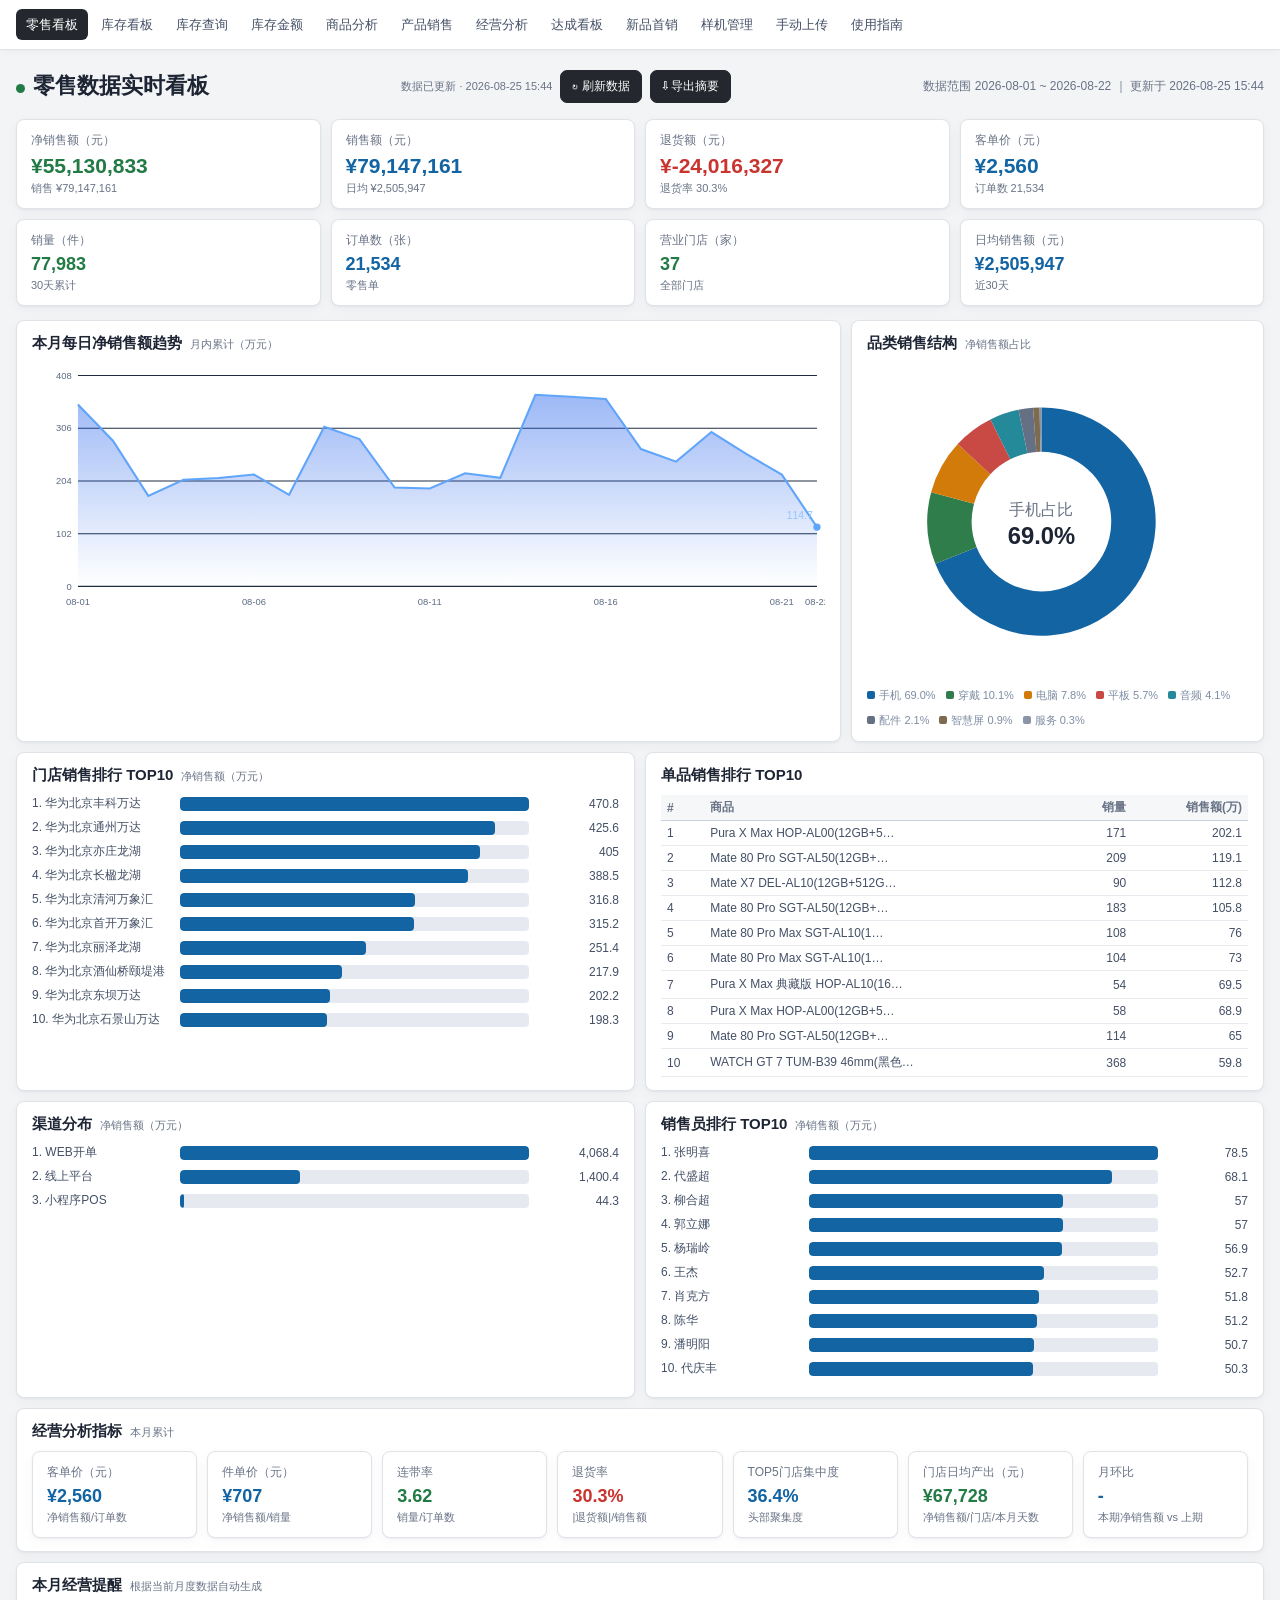
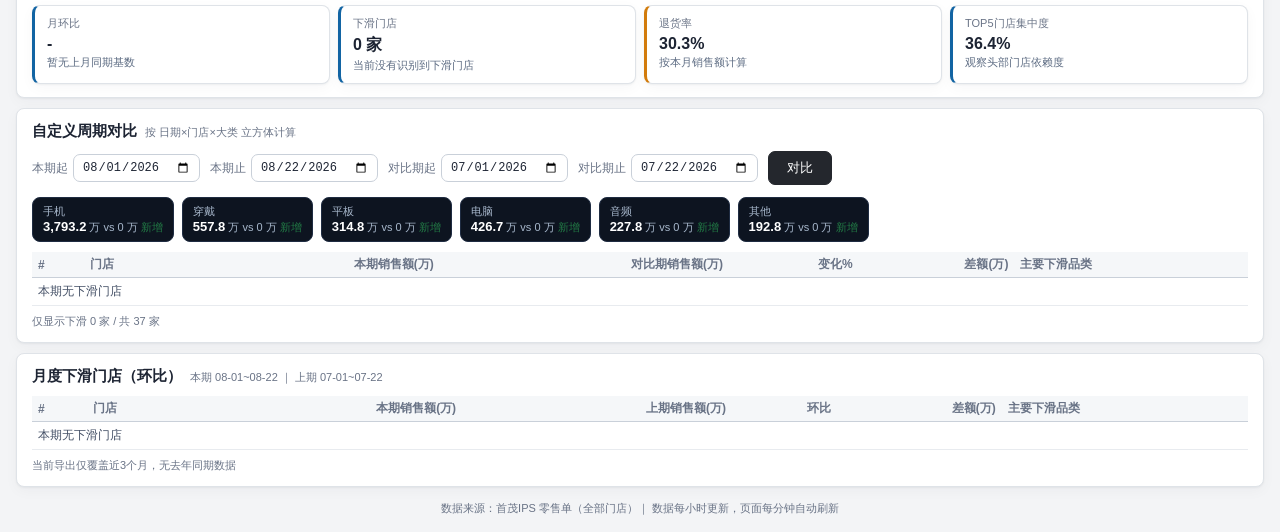
<file: index.html>
<!DOCTYPE html>
<html lang="zh-CN">
<head>
<meta charset="UTF-8">
<meta name="viewport" content="width=device-width, initial-scale=1.0, maximum-scale=1.0">
<title>零售数据实时看板</title>
<style>
  * { margin:0; padding:0; box-sizing:border-box; }
  body { background:#0d1420; color:#dbe4f0; font-family:"Microsoft YaHei","PingFang SC",-apple-system,sans-serif; padding:16px; min-height:100vh; }
  .nav { display:flex; gap:16px; font-size:13px; margin-bottom:12px; }
  .nav a { color:#7d8ca3; text-decoration:none; padding:4px 10px; border-radius:6px; border:1px solid #1f2c42; }
  .nav a.cur { color:#fff; background:#16202f; border-color:#2563eb; }
  .nav a:hover { color:#dbe4f0; }
  .auto-sw { margin-left:auto; display:flex; align-items:center; gap:6px; font-size:12px; color:#7d8ca3; flex-wrap:wrap; }
  .switch { position:relative; width:34px; height:18px; display:inline-block; flex-shrink:0; }
  .switch input { display:none; }
  .switch i { position:absolute; inset:0; background:#1f2c42; border-radius:18px; transition:.2s; cursor:pointer; }
  .switch i::after { content:""; position:absolute; width:14px; height:14px; left:2px; top:2px; background:#7d8ca3; border-radius:50%; transition:.2s; }
  .switch input:checked + i { background:#059669; }
  .switch input:checked + i::after { transform:translateX(16px); background:#fff; }
  .sw-hint { font-size:11px; color:#f59e0b; display:none; }
  .sw-hint.show { display:inline; }
  .header { display:flex; align-items:center; justify-content:space-between; flex-wrap:wrap; gap:8px; margin-bottom:14px; }
  .header-tools { display:flex; align-items:center; gap:8px; flex-wrap:wrap; justify-content:flex-end; }
  .header-tools .btn { background:#172338; color:#cfe0f5; border:1px solid #2a3b55; border-radius:8px; padding:7px 11px; font-size:12px; cursor:pointer; }
  .header-tools .btn:hover { border-color:#60a5fa; color:#fff; }
  .header-tools .btn:disabled { opacity:.55; cursor:wait; }
  .data-status { font-size:11px; color:#7d8ca3; min-width:150px; text-align:right; }
  .data-status.ok { color:#34d399; } .data-status.error { color:#f87171; }
  .alerts { display:grid; grid-template-columns:repeat(4,1fr); gap:8px; }
  .alert { background:#0d1420; border:1px solid #1f2c42; border-left:3px solid #60a5fa; border-radius:8px; padding:10px 12px; min-height:72px; }
  .alert.warn { border-left-color:#f59e0b; } .alert.bad { border-left-color:#f87171; }
  .alert .alert-title { color:#7d8ca3; font-size:11px; margin-bottom:4px; }
  .alert .alert-value { color:#fff; font-size:16px; font-weight:700; }
  .alert .alert-note { color:#5c6b82; font-size:11px; margin-top:2px; }
  .header h1 { font-size:19px; font-weight:600; color:#fff; letter-spacing:1px; }
  .dot { display:inline-block; width:9px; height:9px; border-radius:50%; background:#34d399; margin-right:8px; box-shadow:0 0 8px #34d399; animation:pulse 2s infinite; }
  @keyframes pulse { 0%,100%{opacity:1;} 50%{opacity:.4;} }
  .meta { font-size:12px; color:#7d8ca3; }
  .kpis { display:grid; grid-template-columns:repeat(4,1fr); gap:10px; margin-bottom:14px; }
  .kpi { background:linear-gradient(145deg,#16202f,#121a28); border:1px solid #1f2c42; border-radius:12px; padding:12px 14px; }
  .kpi .label { font-size:12px; color:#7d8ca3; margin-bottom:5px; }
  .kpi .value { font-size:21px; font-weight:700; color:#fff; font-variant-numeric:tabular-nums; }
  .kpi .value.small { font-size:18px; }
  .kpi .sub { font-size:11px; margin-top:3px; color:#5c6b82; }
  .up { color:#34d399; } .down { color:#f87171; } .accent { color:#60a5fa; }
  .grid { display:grid; grid-template-columns:2fr 1fr; gap:10px; }
  .row2 { display:grid; grid-template-columns:1fr 1fr; gap:10px; margin-top:10px; }
  .card { background:#121a28; border:1px solid #1f2c42; border-radius:12px; padding:13px 15px; }
  .card h2 { font-size:14px; font-weight:600; color:#a8b8cc; margin-bottom:10px; }
  .card h2 .tag { font-size:11px; color:#5c6b82; font-weight:400; margin-left:8px; }
  table { width:100%; border-collapse:collapse; font-size:12px; }
  th { text-align:left; color:#5c6b82; font-weight:400; padding:4px 6px; border-bottom:1px solid #1f2c42; }
  td { padding:5px 6px; border-bottom:1px solid #182234; color:#c4d0e0; }
  td.num, th.num { text-align:right; font-variant-numeric:tabular-nums; }
  .bar-row { display:flex; align-items:center; gap:8px; margin:7px 0; font-size:12px; }
  .bar-row .name { width:140px; flex-shrink:0; color:#a8b8cc; white-space:nowrap; overflow:hidden; text-overflow:ellipsis; }
  .bar-row .track { flex:1; height:14px; background:#0d1420; border-radius:4px; overflow:hidden; }
  .bar-row .fill { height:100%; border-radius:4px; background:linear-gradient(90deg,#2563eb,#60a5fa); }
  .bar-row .val { width:82px; text-align:right; color:#dbe4f0; font-variant-numeric:tabular-nums; flex-shrink:0; }
  svg { display:block; width:100%; }
  .legend { display:flex; flex-wrap:wrap; gap:10px; font-size:11px; color:#7d8ca3; margin-top:8px; }
  .legend span::before { content:""; display:inline-block; width:8px; height:8px; border-radius:2px; margin-right:4px; background:var(--c); }
  .foot { margin-top:14px; font-size:11px; color:#43516a; text-align:center; }
  /* 手机适配 */
  .industry-kpis { grid-template-columns:repeat(7,1fr) !important; }
  .cmp-bar { display:flex; gap:10px; flex-wrap:wrap; align-items:center; margin-bottom:12px; font-size:12px; color:#7d8ca3; }
  .cmp-bar label { display:flex; align-items:center; gap:5px; }
  .cmp-bar input[type=date] { background:#0d1420; color:#dbe4f0; border:1px solid #1f2c42; border-radius:6px; padding:5px 8px; font-size:12px; }
  .cmp-bar input[type=date]:focus { outline:none; border-color:#2563eb; }
  .cmp-bar .btn { background:#2563eb; color:#fff; border:none; border-radius:8px; padding:7px 18px; font-size:13px; cursor:pointer; }
  .cmp-bar .btn:hover { background:#3b82f6; }
  .cmp-cats { display:flex; gap:8px; flex-wrap:wrap; margin-bottom:10px; }
  .cmp-cats .cc { background:#0d1420; border:1px solid #1f2c42; border-radius:8px; padding:6px 10px; font-size:11px; color:#a8b8cc; }
  .cmp-cats .cc b { color:#fff; font-size:13px; }
  @media (max-width: 860px) {
    body { padding:10px; }
    .kpis { grid-template-columns:repeat(2,1fr); gap:8px; }
    .industry-kpis { grid-template-columns:repeat(2,1fr) !important; }
    .cmp-bar label { flex:0 0 calc(50% - 5px); }
    .cmp-bar input[type=date] { width:100%; }
    .grid, .row2 { grid-template-columns:1fr; }
    .kpi .value { font-size:18px; }
    .bar-row .name { width:110px; }
    .header h1 { font-size:17px; }
    .alerts { grid-template-columns:repeat(2,1fr); }
  }
  /* 同行高亮: 悬停(浅) + 点击锁定(深一档); !important 覆盖斑马纹/+8/选中行背景; 锁定规则在后, 悬停时仍保持锁定色 */
  tbody tr:hover td { background:rgba(45,212,191,.12) !important; }
  tbody tr.hl td { background:rgba(45,212,191,.22) !important; }
</style>
<link rel="stylesheet" href="apple.css?v=20260727-theme2">
<script src="public-runtime.js?v=20260822-public1"></script>
</head>
<body>
<div class="nav">
  <a href="index.html" class="cur">零售看板</a>
  <a href="inventory.html">库存看板</a>
  <a href="stock.html">库存查询</a>
  <a href="finance.html">库存金额</a>
  <a href="product.html">商品分析</a><a href="sales.html">产品销售</a>
  <a href="insights.html">经营分析</a>
<a href="target.html?v=20260727-entry2">达成看板</a>
  <a href="launch.html">新品首销</a>
  <a href="demo.html">样机管理</a>
<a href="upload.html?v=20260727-entry2">手动上传</a>
  <a href="guide.html">使用指南</a>
  <span class="auto-sw">自动获取数据 <label class="switch"><input type="checkbox" id="autoRefresh"><i></i></label><span class="sw-hint" id="arHint">已关闭，数据将不再自动更新，可手动上传</span></span>
</div>
<div class="header">
  <h1><span class="dot"></span>零售数据实时看板</h1>
  <div class="header-tools">
    <div class="data-status" id="dataStatus">正在连接数据服务…</div>
    <button class="btn" id="manualRefresh" type="button">↻ 刷新数据</button>
    <button class="btn" id="exportSummary" type="button">⇩ 导出摘要</button>
  </div>
  <div class="meta">数据范围 <span id="range">-</span> ｜ 更新于 <span id="updated">-</span></div>
</div>
<div class="kpis" id="kpis"></div>
<div class="grid">
  <div class="card"><h2>本月每日净销售额趋势<span class="tag">月内累计（万元）</span></h2><div id="trend"></div></div>
  <div class="card"><h2>品类销售结构<span class="tag">净销售额占比</span></h2><div id="catdonut"></div><div class="legend" id="catlegend"></div></div>
</div>
<div class="row2">
  <div class="card"><h2>门店销售排行 TOP10<span class="tag">净销售额（万元）</span></h2><div id="storebars"></div></div>
  <div class="card"><h2>单品销售排行 TOP10</h2><table id="prodtable"><thead><tr><th>#</th><th>商品</th><th class="num">销量</th><th class="num">销售额(万)</th></tr></thead><tbody></tbody></table></div>
</div>
<div class="row2">
  <div class="card"><h2>渠道分布<span class="tag">净销售额（万元）</span></h2><div id="chanbars"></div></div>
  <div class="card"><h2>销售员排行 TOP10<span class="tag">净销售额（万元）</span></h2><div id="staffbars"></div></div>
</div>
<div class="card" style="margin-top:10px"><h2>经营分析指标<span class="tag">本月累计</span></h2><div class="kpis industry-kpis" id="industry" style="margin-bottom:0"></div></div>
<div class="card" style="margin-top:10px"><h2>本月经营提醒<span class="tag">根据当前月度数据自动生成</span></h2><div class="alerts" id="alerts"></div></div>
<div class="card" style="margin-top:10px"><h2>自定义周期对比<span class="tag">按 日期×门店×大类 立方体计算</span></h2>
  <div class="cmp-bar">
    <label>本期起 <input type="date" id="cmpCurStart"></label>
    <label>本期止 <input type="date" id="cmpCurEnd"></label>
    <label>对比期起 <input type="date" id="cmpPrevStart"></label>
    <label>对比期止 <input type="date" id="cmpPrevEnd"></label>
    <button class="btn" id="cmpRun">对比</button>
    <span id="cmpLoading" style="font-size:12px;color:#60a5fa;display:none">立方体数据加载中…</span>
  </div>
  <div id="cmpResult" style="display:none">
    <div class="cmp-cats" id="cmpCats"></div>
    <div style="overflow-x:auto"><table id="cmpTable"><thead><tr>
      <th>#</th><th>门店</th><th class="num">本期销售额(万)</th><th class="num">对比期销售额(万)</th><th class="num">变化%</th><th class="num">差额(万)</th><th>主要下滑品类</th>
    </tr></thead><tbody></tbody></table></div>
    <div style="font-size:11px;color:#43516a;margin-top:8px" id="cmpFoot"></div>
  </div>
</div>
<div class="card" style="margin-top:10px"><h2>月度下滑门店（环比）<span class="tag" id="declineRange">本期 vs 上期</span></h2>
  <div style="overflow-x:auto"><table id="declinetable"><thead><tr>
    <th>#</th><th>门店</th><th class="num">本期销售额(万)</th><th class="num">上期销售额(万)</th><th class="num">环比</th><th class="num">差额(万)</th><th>主要下滑品类</th>
  </tr></thead><tbody></tbody></table></div>
  <div style="font-size:11px;color:#43516a;margin-top:8px" id="yoyNote"></div>
</div>
<div class="foot">数据来源：首茂IPS 零售单（全部门店）｜ 数据每小时更新，页面每分钟自动刷新</div>

<script>
let DATA = null;
let LAST_FETCH_AT = null;
function fmtWan(v){ return (v/10000).toLocaleString('zh-CN',{maximumFractionDigits:1}); }
function fmtInt(v){ return Math.round(v).toLocaleString('zh-CN'); }
function fmtPct(a,b){ return b? (Math.abs(a)/Math.abs(b)*100).toFixed(1)+'%' : '-'; }
const PALETTE = ['#1264a3','#2f7d4a','#d27b0b','#c94a45','#248a9a','#667085','#7d6b4f','#8a94a6'];

function renderKpis(k){
  const items = [
    {label:'净销售额（元）', value:'¥'+fmtInt(k.净销售额), sub:'销售 ¥'+fmtInt(k.销售额), cls:'up'},
    {label:'销售额（元）', value:'¥'+fmtInt(k.销售额), sub:'日均 ¥'+fmtInt(k.日均销售额), cls:'accent'},
    {label:'退货额（元）', value:'¥'+fmtInt(k.退货额), sub:'退货率 '+fmtPct(k.退货额,k.销售额), cls:'down'},
    {label:'客单价（元）', value:'¥'+fmtInt(k.客单价), sub:'订单数 '+fmtInt(k.订单数), cls:'accent'},
    {label:'销量（件）', value:fmtInt(k.销量), sub:'30天累计', cls:'up', small:true},
    {label:'订单数（张）', value:fmtInt(k.订单数), sub:'零售单', cls:'accent', small:true},
    {label:'营业门店（家）', value:fmtInt(k.门店数), sub:'全部门店', cls:'up', small:true},
    {label:'日均销售额（元）', value:'¥'+fmtInt(k.日均销售额), sub:'近30天', cls:'accent', small:true},
  ];
  document.getElementById('kpis').innerHTML = items.map(i=>
    `<div class="kpi"><div class="label">${i.label}</div><div class="value ${i.small?'small':''} ${i.cls}">${i.value}</div><div class="sub">${i.sub}</div></div>`).join('');
}
function renderTrend(t){
  const el = document.getElementById('trend');
  if(!t || !Array.isArray(t.销售额) || !t.销售额.length){ el.textContent='暂无趋势数据'; return; }
  const W=760,H=240,P={l:44,r:8,t:12,b:26};
  const vals=t.销售额.map(v=>v/10000), dates=t.dates;
  const max=Math.max(...vals)*1.1, n=vals.length;
  const x=i=>P.l+(W-P.l-P.r)*i/Math.max(1,n-1), y=v=>P.t+(H-P.t-P.b)*(1-v/(max||1));
  let path='', area='';
  vals.forEach((v,i)=>{ const px=x(i).toFixed(1),py=y(v).toFixed(1); path+=(i?'L':'M')+px+','+py; area+=(i?'L':'M')+px+','+py; });
  area+=`L${x(n-1)},${y(0)}L${x(0)},${y(0)}Z`;
  let grid='';
  for(let g=0;g<=4;g++){ const gv=max*g/4, gy=y(gv); grid+=`<line x1="${P.l}" y1="${gy}" x2="${W-P.r}" y2="${gy}" stroke="#1f2c42" stroke-width="1"/><text x="${P.l-6}" y="${gy+3}" fill="#5c6b82" font-size="9" text-anchor="end">${gv.toFixed(0)}</text>`; }
  let ticks='';
  dates.forEach((d,i)=>{ if(i%5===0||i===n-1) ticks+=`<text x="${x(i)}" y="${H-8}" fill="#5c6b82" font-size="9" text-anchor="middle">${d}</text>`; });
  const li=vals.length-1;
  el.innerHTML=`<svg viewBox="0 0 ${W} ${H}">${grid}
    <defs><linearGradient id="ag" x1="0" y1="0" x2="0" y2="1"><stop offset="0" stop-color="#2563eb" stop-opacity=".45"/><stop offset="1" stop-color="#2563eb" stop-opacity="0"/></linearGradient></defs>
    <path d="${area}" fill="url(#ag)"/><path d="${path}" fill="none" stroke="#60a5fa" stroke-width="2"/>
    <circle cx="${x(li)}" cy="${y(vals[li])}" r="3.5" fill="#60a5fa"/><text x="${x(li)-4}" y="${y(vals[li])-8}" fill="#93c5fd" font-size="10" text-anchor="end">${vals[li].toFixed(1)}</text>
    ${ticks}</svg>`;
}
function renderBars(elId, names, vals, color){
  if(!Array.isArray(names)||!names.length){ document.getElementById(elId).textContent='暂无数据'; return; }
  const max=Math.max(...vals.map(Math.abs))||1;
  document.getElementById(elId).innerHTML = names.map((n,i)=>
    `<div class="bar-row"><div class="name" title="${n}">${i+1}. ${n}</div><div class="track"><div class="fill" style="width:${(Math.abs(vals[i])/max*100).toFixed(1)}%;${color?'background:'+color:''}"></div></div><div class="val">${fmtWan(vals[i])}</div></div>`).join('');
}
function renderDonut(c){
  if(!c || !Array.isArray(c.销售额)){ document.getElementById('catdonut').textContent='暂无品类数据'; return; }
  const total=c.销售额.reduce((a,b)=>a+Math.max(b,0),0);
  if(total<=0){ document.getElementById('catdonut').textContent='暂无有效销售额'; document.getElementById('catlegend').innerHTML=''; return; }
  const W=240,H=200,cx=110,cy=100,R=72,r=44;
  let angle=-Math.PI/2, paths='';
  c.销售额.forEach((v,i)=>{
    if(v<=0) return;
    const frac=v/total, a2=angle+frac*Math.PI*2;
    const large=frac>0.5?1:0;
    const x1=cx+R*Math.cos(angle),y1=cy+R*Math.sin(angle),x2=cx+R*Math.cos(a2),y2=cy+R*Math.sin(a2);
    const x3=cx+r*Math.cos(a2),y3=cy+r*Math.sin(a2),x4=cx+r*Math.cos(angle),y4=cy+r*Math.sin(angle);
    paths+=`<path d="M${x1},${y1} A${R},${R} 0 ${large} 1 ${x2},${y2} L${x3},${y3} A${r},${r} 0 ${large} 0 ${x4},${y4}Z" fill="${PALETTE[i%PALETTE.length]}"/>`;
    angle=a2;
  });
  document.getElementById('catdonut').innerHTML=`<svg viewBox="0 0 ${W} ${H}">${paths}<text x="${cx}" y="${cy-4}" fill="#7d8ca3" font-size="10" text-anchor="middle">手机占比</text><text x="${cx}" y="${cy+14}" fill="#fff" font-size="15" font-weight="700" text-anchor="middle">${(c.销售额[0]/total*100).toFixed(1)}%</text></svg>`;
  document.getElementById('catlegend').innerHTML=c.names.map((n,i)=> n&&c.销售额[i]>0?`<span style="--c:${PALETTE[i%PALETTE.length]}">${n} ${(c.销售额[i]/total*100).toFixed(1)}%</span>`:'').join('');
}
function renderProd(p){
  document.querySelector('#prodtable tbody').innerHTML=p.names.map((n,i)=>`<tr><td>${i+1}</td><td title="${n}">${n.length>26?n.slice(0,26)+'…':n}</td><td class="num">${fmtInt(p.销量[i])}</td><td class="num">${fmtWan(p.销售额[i])}</td></tr>`).join('');
}
function renderIndustry(m){
  if(!m) return;
  const mom = m.月环比;
  const items = [
    {label:'客单价（元）', value:'¥'+fmtInt(m.客单价), sub:'净销售额/订单数', cls:'accent'},
    {label:'件单价（元）', value:'¥'+fmtInt(m.件单价), sub:'净销售额/销量', cls:'accent'},
    {label:'连带率', value:m.连带率, sub:'销量/订单数', cls:'up'},
    {label:'退货率', value:m.退货率+'%', sub:'|退货额|/销售额', cls:'down'},
    {label:'TOP5门店集中度', value:m.TOP5门店集中度+'%', sub:'头部聚集度', cls:'accent'},
    {label:'门店日均产出（元）', value:'¥'+fmtInt(m.门店日均产出), sub:'净销售额/门店/本月天数', cls:'up'},
    {label:'月环比', value:(mom==null?'-':(mom>0?'+':'')+mom+'%'), sub:'本期净销售额 vs 上期', cls:(mom==null?'accent':(mom<0?'down':'up'))},
  ];
  document.getElementById('industry').innerHTML = items.map(i=>
    `<div class="kpi"><div class="label">${i.label}</div><div class="value small ${i.cls}">${i.value}</div><div class="sub">${i.sub}</div></div>`).join('');
}
function renderDecline(dc){
  if(!dc) return;
  document.getElementById('declineRange').textContent = `本期 ${dc.本期} ｜ 上期 ${dc.上期}`;
  document.getElementById('yoyNote').textContent = dc.同比说明||'';
  const FIVE=['手机','穿戴','平板','电脑','音频'];
  document.querySelector('#declinetable tbody').innerHTML = (dc.stores||[]).map((s,i)=>{
    let worst=null;
    FIVE.forEach(c=>{
      const k=s.cats&&s.cats[c];
      if(k&&k.环比!=null&&k.环比<0&&(!worst||(k.本期-k.上期)<worst.diff)) worst={cat:c,rate:k.环比,diff:k.本期-k.上期};
    });
    const wc = worst? `${worst.cat} ${worst.rate}%` : '-';
    return `<tr><td>${i+1}</td><td>${s.store}</td><td class="num">${fmtWan(s.本期)}</td><td class="num">${fmtWan(s.上期)}</td><td class="num down">${s.环比}%</td><td class="num down">${fmtWan(s.差额)}</td><td>${wc}</td></tr>`;
  }).join('') || '<tr><td colspan="7">本期无下滑门店</td></tr>';
}
function renderAlerts(d){
  const el=document.getElementById('alerts');
  if(!el) return;
  const mom=d.industry&&d.industry.月环比;
  const decline=(d.decline&&d.decline.stores)||[];
  const declineTotal=d.decline&&d.decline.总数!=null?d.decline.总数:decline.length;
  const topShare=d.industry&&d.industry.TOP5门店集中度;
  const ret=d.industry&&d.industry.退货率;
  const items=[
    {title:'月环比',value:mom==null?'-':(mom>0?'+':'')+mom+'%',note:mom==null?'暂无上月同期基数':(mom<0?'本月销售额低于上月':'本月销售额高于上月'),cls:mom!=null&&mom<0?'bad':''},
    {title:'下滑门店',value:declineTotal+' 家',note:declineTotal?`表格展示下滑最严重的 ${decline.length} 家`:'当前没有识别到下滑门店',cls:declineTotal?'warn':''},
    {title:'退货率',value:ret==null?'-':ret+'%',note:'按本月销售额计算',cls:ret>5?'warn':''},
    {title:'TOP5门店集中度',value:topShare==null?'-':topShare+'%',note:'观察头部门店依赖度',cls:topShare>70?'warn':''}
  ];
  el.innerHTML=items.map(i=>`<div class="alert ${i.cls}"><div class="alert-title">${i.title}</div><div class="alert-value">${i.value}</div><div class="alert-note">${i.note}</div></div>`).join('');
}
function renderDashboard(d){
  if(!d||!d.kpi) return;
  DATA=d;
  document.getElementById('range').textContent=d.range||'-';
  document.getElementById('updated').textContent=d.updatedAt||'-';
  renderKpis(d.kpi); renderTrend(d.trend); renderDonut(d.category);
  renderBars('storebars',d.store.names,d.store.销售额);
  renderProd(d.product);
  renderBars('chanbars',d.channel.names,d.channel.销售额,'linear-gradient(90deg,#0d9488,#2dd4bf)');
  renderBars('staffbars',d.staff.names,d.staff.销售额,'linear-gradient(90deg,#7c3aed,#a78bfa)');
  renderIndustry(d.industry);
  renderAlerts(d);
  renderDecline(d.decline);
}
/* 每分钟拉取最新数据 */
let LAST_UPD = null;
function setDataStatus(text, kind=''){
  const el=document.getElementById('dataStatus');
  if(!el) return;
  el.textContent=text;
  el.className='data-status'+(kind?' '+kind:'');
}
async function refresh(options={}){
  const manual=!!options.manual;
  const button=document.getElementById('manualRefresh');
  if(manual && button) button.disabled=true;
  setDataStatus(manual?'正在刷新数据…':'正在检查数据…');
  try{
    const r = await fetch('data.json?_='+Date.now(), {cache:'no-store'});
    if(!r.ok) throw new Error('HTTP '+r.status);
    { const d = await r.json();
      if(!d || !d.kpi) throw new Error('数据文件格式不完整');
      // 数据未更新则跳过重渲染，避免每分钟全量重建DOM
      if(d.updatedAt && d.updatedAt===LAST_UPD){
        setDataStatus('数据正常 · '+(d.updatedAt||'未标记'),'ok');
        return;
      }
      LAST_UPD = (d && d.updatedAt) || LAST_UPD;
      renderDashboard(d);
      LAST_FETCH_AT = new Date();
      setDataStatus('数据已更新 · '+(d.updatedAt||'当前'),'ok');
    }
  }catch(e){
    setDataStatus('数据服务不可用 · '+e.message,'error');
    if(manual) alert('刷新失败：'+e.message+'。请检查自动取数服务或稍后重试。');
  } finally {
    if(manual && button) button.disabled=false;
  }
}
refresh();
setInterval(()=>refresh(), 60000);

function exportSummary(){
  if(!DATA || !DATA.kpi){ alert('当前没有可导出的数据。'); return; }
  const k=DATA.kpi;
  const rows=[
    ['指标','数值'],
    ['数据范围',DATA.range||'-'],
    ['更新时间',DATA.updatedAt||'-'],
    ['净销售额（元）',k.净销售额||0],
    ['销售额（元）',k.销售额||0],
    ['退货额（元）',k.退货额||0],
    ['销量（件）',k.销量||0],
    ['订单数（单）',k.订单数||0],
    ['门店数（家）',k.门店数||0],
    ['客单价（元）',k.客单价||0]
  ];
  const csv='\\ufeff'+rows.map(row=>row.map(v=>`"${String(v).replaceAll('"','""')}"`).join(',')).join('\\n');
  const url=URL.createObjectURL(new Blob([csv],{type:'text/csv;charset=utf-8'}));
  const a=document.createElement('a'); a.href=url; a.download=`零售看板摘要_${(DATA.updatedAt||'未标记').replace(/[ :]/g,'-')}.csv`; a.click();
  setTimeout(()=>URL.revokeObjectURL(url),1000);
}
document.getElementById('manualRefresh').addEventListener('click',()=>refresh({manual:true}));
document.getElementById('exportSummary').addEventListener('click',exportSummary);

/* ---------- 自定义周期对比（dailycube.json 纯前端计算） ---------- */
let CUBE=null;
function cubeRangeSum(a,b){
  // 返回 {perStore:[[amt]*cats], perCat:[...], total}
  const nS=CUBE.stores.length, nC=CUBE.cats.length;
  const perStore=Array.from({length:nS},()=>new Array(nC).fill(0));
  const perCat=new Array(nC).fill(0);
  CUBE.dates.forEach((d,di)=>{
    if(d<a||d>b) return;
    for(let si=0;si<nS;si++) for(let ci=0;ci<nC;ci++){
      const amt=CUBE.v[di][si][ci];
      if(amt){ perStore[si][ci]+=amt; perCat[ci]+=amt; }
    }
  });
  return {perStore, perCat};
}
function fmtRate(cur,prev){
  if(prev===0) return cur>0?'新增':'-';
  const r=(cur-prev)/Math.abs(prev)*100;
  return (r>0?'+':'')+r.toFixed(1)+'%';
}
function runCompare(){
  if(!CUBE) return;
  const cs=document.getElementById('cmpCurStart').value, ce=document.getElementById('cmpCurEnd').value;
  const ps=document.getElementById('cmpPrevStart').value, pe=document.getElementById('cmpPrevEnd').value;
  if(!cs||!ce||!ps||!pe){ alert('请选择完整的对比日期'); return; }
  const cur=cubeRangeSum(cs,ce), prev=cubeRangeSum(ps,pe);
  document.getElementById('cmpCats').innerHTML = CUBE.cats.map((c,ci)=>{
    const rate = prev.perCat[ci]===0 ? (cur.perCat[ci]>0?'新增':'-')
      : ((cur.perCat[ci]-prev.perCat[ci])/Math.abs(prev.perCat[ci])*100).toFixed(1)+'%';
    const neg = prev.perCat[ci]!==0 && cur.perCat[ci]<prev.perCat[ci];
    return `<div class="cc">${c}<br><b>${fmtWan(cur.perCat[ci])}</b> 万 vs ${fmtWan(prev.perCat[ci])} 万 <span class="${neg?'down':'up'}">${rate}</span></div>`;
  }).join('');
  const rows=[];
  CUBE.stores.forEach((s,si)=>{
    const cTot=cur.perStore[si].reduce((a,b)=>a+b,0), pTot=prev.perStore[si].reduce((a,b)=>a+b,0);
    const diff=cTot-pTot;
    let worst=null;
    CUBE.cats.forEach((c,ci)=>{
      const d=cur.perStore[si][ci]-prev.perStore[si][ci];
      if(d<0&&prev.perStore[si][ci]>0&&(!worst||d<worst.d))
        worst={c, d, rate:(cur.perStore[si][ci]-prev.perStore[si][ci])/Math.abs(prev.perStore[si][ci])*100};
    });
    rows.push({s,cTot,pTot,diff,worst});
  });
  const declines = rows.filter(r=>r.diff<0).sort((a,b)=>a.diff-b.diff);
  document.querySelector('#cmpTable tbody').innerHTML = declines.map((r,i)=>{
    let rateCell;
    if(r.pTot===0) rateCell = `<td class="num up">新增</td>`;
    else { const rt=(r.diff)/Math.abs(r.pTot)*100; rateCell=`<td class="num ${rt<0?'down':'up'}">${rt.toFixed(1)}%</td>`; }
    const wc = r.worst? `${r.worst.c} ${r.worst.rate.toFixed(1)}%` : '-';
    return `<tr><td>${i+1}</td><td>${r.s}</td><td class="num">${fmtWan(r.cTot)}</td><td class="num">${fmtWan(r.pTot)}</td>${rateCell}<td class="num down">${fmtWan(r.diff)}</td><td>${wc}</td></tr>`;
  }).join('') || '<tr><td colspan="7">本期无下滑门店</td></tr>';
  document.getElementById('cmpFoot').textContent = `仅显示下滑 ${declines.length} 家 / 共 ${rows.length} 家`;
  document.getElementById('cmpResult').style.display='block';
}
async function initCompare(){
  document.getElementById('cmpLoading').style.display='inline';
  try{
    const r = await fetch('dailycube.json?_='+Date.now(), {cache:'no-store'});
    if(r.ok) CUBE = await r.json();
  }catch(e){}
  document.getElementById('cmpLoading').style.display='none';
  if(!CUBE){ document.getElementById('cmpLoading').style.display='inline'; document.getElementById('cmpLoading').textContent='dailycube.json 加载失败'; return; }
  const maxD = CUBE.dates[CUBE.dates.length-1];
  const day = 24*3600*1000;
  const dEnd = new Date(maxD+'T00:00:00');
  const iso = dt=>dt.toISOString().slice(0,10);
  document.getElementById('cmpCurEnd').value = maxD;
  const curStart = new Date(dEnd.getFullYear(),dEnd.getMonth(),1);
  const prevStart = new Date(dEnd.getFullYear(),dEnd.getMonth()-1,1);
  const elapsed = dEnd.getDate();
  const prevEnd = new Date(prevStart.getFullYear(),prevStart.getMonth(),Math.min(elapsed,new Date(prevStart.getFullYear(),prevStart.getMonth()+1,0).getDate()));
  document.getElementById('cmpCurStart').value = iso(curStart);
  document.getElementById('cmpPrevEnd').value = iso(prevEnd);
  document.getElementById('cmpPrevStart').value = iso(prevStart);
  document.getElementById('cmpRun').addEventListener('click', runCompare);
  runCompare();
}
initCompare();
window.addEventListener('resize', ()=>{ if(DATA) renderDashboard(DATA); });
/* 自动获取数据总开关 */
async function initAutoRefresh(){
  const cb = document.getElementById('autoRefresh');
  const hint = document.getElementById('arHint');
  if(!cb) return;
  const sync = ()=>hint.classList.toggle('show', !cb.checked);
  try{
    const r = await fetch('/api/auto-refresh', {cache:'no-store'});
    if(r.ok){ const d = await r.json(); cb.checked = !!d.enabled; }
  }catch(e){ /* 接口不可用时保持默认开 */ }
  sync();
  cb.addEventListener('change', async ()=>{
    const want = cb.checked;
    try{
      const r = await fetch('/api/auto-refresh', {method:'POST',
        headers:{'Content-Type':'application/json'},
        body:JSON.stringify({enabled:want})});
      const d = await r.json();
      if(!r.ok || !d.ok) throw new Error(d.error || ('HTTP '+r.status));
      cb.checked = !!d.enabled;
    }catch(e){
      cb.checked = !want;
      alert('设置失败：'+e.message);
    }
    sync();
  });
}
initAutoRefresh();

/* 同行高亮: 点击锁定(事件委托; 只加样式不拦截现有行点击; 排序/翻页/加载更多重渲染后自动失效) */
document.addEventListener('click', e=>{
  const tr = e.target.closest('tbody tr');
  if(!tr) return;
  const was = tr.classList.contains('hl');
  tr.parentElement.querySelectorAll('tr.hl').forEach(r=>r.classList.remove('hl'));
  if(!was) tr.classList.add('hl');
});
</script>
</body>
</html>
</file>
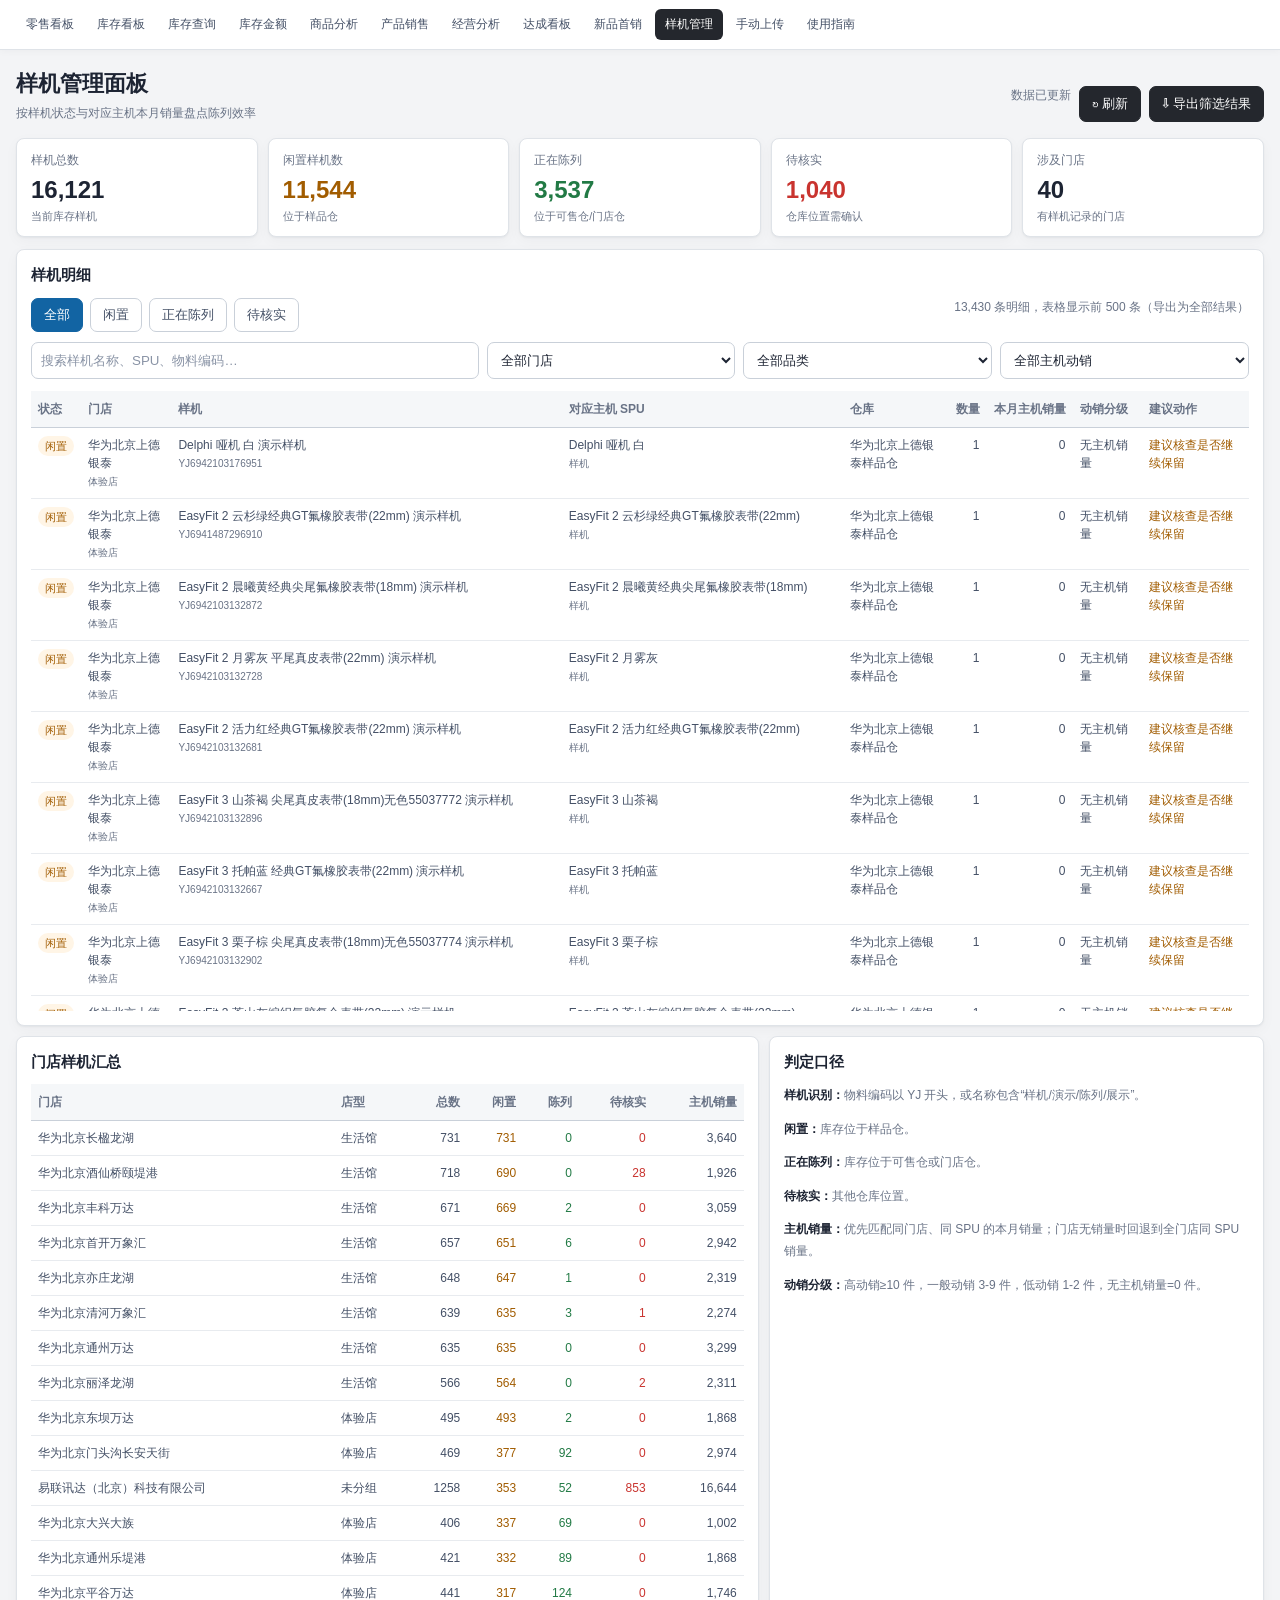
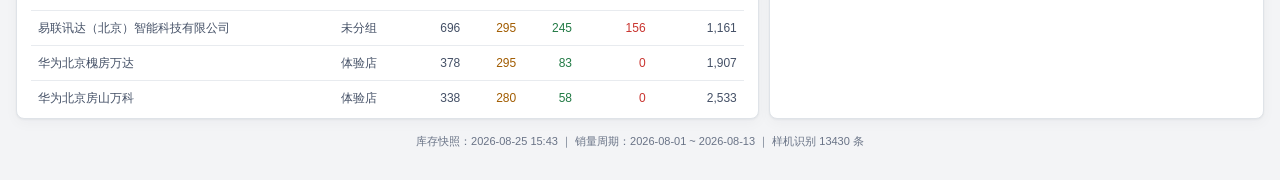
<file: demo.html>
<!doctype html>
<html lang="zh-CN">
<head>
<meta charset="utf-8"><meta name="viewport" content="width=device-width,initial-scale=1">
<title>样机管理看板</title>
<style>
*{box-sizing:border-box}body{margin:0;padding:16px;background:#0d1420;color:#dbe4f0;font:14px/1.5 "Microsoft YaHei","PingFang SC",sans-serif}.wrap{max-width:1440px;margin:auto}.nav{display:flex;gap:8px;flex-wrap:wrap;margin-bottom:14px}.nav a{color:#7d8ca3;text-decoration:none;padding:5px 10px;border:1px solid #1f2c42;border-radius:6px;font-size:12px}.nav a.cur,.nav a:hover{color:#fff;background:#16202f;border-color:#2563eb}.header{display:flex;justify-content:space-between;align-items:flex-end;gap:14px;flex-wrap:wrap;margin-bottom:14px}.header h1{margin:0;color:#fff;font-size:21px}.sub{color:#7d8ca3;font-size:12px;margin-top:5px}.actions{display:flex;gap:8px;flex-wrap:wrap}.btn{border:1px solid #2a3b55;background:#172338;color:#dbe4f0;border-radius:8px;padding:8px 12px;cursor:pointer}.btn:hover{border-color:#60a5fa;color:#fff}.kpis{display:grid;grid-template-columns:repeat(5,1fr);gap:10px;margin-bottom:12px}.kpi,.card{background:#121a28;border:1px solid #1f2c42;border-radius:10px}.kpi{padding:12px 14px}.kpi .label{color:#7d8ca3;font-size:12px}.kpi .value{color:#fff;font-size:24px;font-weight:700;margin-top:3px}.kpi .note{color:#5c6b82;font-size:11px}.idle{color:#f59e0b!important}.display{color:#34d399!important}.verify{color:#f87171!important}.card{padding:14px;margin-top:10px}.card h2{font-size:14px;color:#a8b8cc;margin:0 0 11px}.tools{display:grid;grid-template-columns:1.8fr 1fr 1fr 1fr;gap:8px;margin-bottom:12px}.tools input,.tools select{width:100%;background:#0d1420;color:#dbe4f0;border:1px solid #1f2c42;border-radius:7px;padding:9px;outline:none}.tools input:focus,.tools select:focus{border-color:#2563eb}.tabs{display:flex;gap:7px;flex-wrap:wrap;margin-bottom:10px}.tabs button{background:#0d1420;color:#7d8ca3;border:1px solid #1f2c42;border-radius:7px;padding:7px 12px;cursor:pointer}.tabs button.active{background:#2563eb;border-color:#2563eb;color:#fff}.status{font-size:12px;color:#7d8ca3;margin-left:auto}.table-wrap{overflow:auto;max-height:620px}table{width:100%;border-collapse:collapse;min-width:960px;font-size:12px}th{position:sticky;top:0;background:#172338;color:#7d8ca3;font-weight:400;text-align:left;padding:9px 7px;border-bottom:1px solid #2a3b55;white-space:nowrap}td{padding:8px 7px;border-bottom:1px solid #182234;color:#c4d0e0;vertical-align:top}td.num,th.num{text-align:right;font-variant-numeric:tabular-nums}.pill{display:inline-block;border-radius:999px;padding:2px 7px;font-size:11px;white-space:nowrap}.pill.idle{background:#4a3312}.pill.display{background:#123e35}.pill.verify{background:#4a2025}.action{color:#f2bc6b}.action.good{color:#7ee2bf}.summary-grid{display:grid;grid-template-columns:1.5fr 1fr;gap:10px}.summary-table{min-width:600px}.empty{text-align:center;color:#7d8ca3;padding:28px}.hidden{display:none!important}.rules{color:#7d8ca3;font-size:12px;line-height:1.8}.rules b{color:#dbe4f0;font-weight:500}.foot{color:#43516a;text-align:center;font-size:11px;margin:14px 0}.error{color:#f87171}.loading{color:#60a5fa}@media(max-width:900px){.kpis{grid-template-columns:repeat(3,1fr)}.tools{grid-template-columns:1fr 1fr}.summary-grid{grid-template-columns:1fr}}@media(max-width:560px){body{padding:10px}.kpis{grid-template-columns:repeat(2,1fr)}.tools{grid-template-columns:1fr}.header h1{font-size:18px}}
</style>
<link rel="stylesheet" href="apple.css?v=20260727-theme2">
<script src="public-runtime.js?v=20260822-public1"></script>
</head>
<body><main class="wrap">
<nav class="nav">
<a href="index.html">零售看板</a><a href="inventory.html">库存看板</a><a href="stock.html">库存查询</a><a href="finance.html">库存金额</a><a href="product.html">商品分析</a><a href="sales.html">产品销售</a><a href="insights.html">经营分析</a><a href="target.html?v=20260727-entry2">达成看板</a><a href="launch.html">新品首销</a><a href="demo.html" class="cur">样机管理</a><a href="upload.html?v=20260727-entry2">手动上传</a><a href="guide.html">使用指南</a>
</nav>
<header class="header"><div><h1>样机管理面板</h1><div class="sub">按样机状态与对应主机本月销量盘点陈列效率</div></div><div class="actions"><span class="status" id="status">正在加载样机数据…</span><button class="btn" id="refresh" type="button">↻ 刷新</button><button class="btn" id="export" type="button">⇩ 导出筛选结果</button></div></header>
<div class="loading-panel" id="loadingPanel"><strong id="loadingTitle">正在加载样机数据</strong><span id="loadingText">首次加载需要读取样机明细，完成后浏览器会缓存数据。</span><button class="btn" id="retryLoad" type="button">重新加载</button></div><section class="kpis" id="kpis"></section>
<section class="card"><h2>样机明细</h2><div class="tabs" role="group" aria-label="样机状态"><button class="active" data-state="全部" type="button">全部</button><button data-state="闲置" type="button">闲置</button><button data-state="正在陈列" type="button">正在陈列</button><button data-state="待核实" type="button">待核实</button><span class="status" id="count"></span></div><div class="tools"><input id="search" type="search" placeholder="搜索样机名称、SPU、物料编码…"><select id="store"><option value="">全部门店</option></select><select id="cat"><option value="">全部品类</option></select><select id="salesClass"><option value="">全部主机动销</option><option>高动销</option><option>一般动销</option><option>低动销</option><option>无主机销量</option></select></div><div class="table-wrap"><table><thead><tr><th>状态</th><th>门店</th><th>样机</th><th>对应主机 SPU</th><th>仓库</th><th class="num">数量</th><th class="num">本月主机销量</th><th>动销分级</th><th>建议动作</th></tr></thead><tbody id="rows"></tbody></table><div class="empty hidden" id="empty">没有符合条件的样机。</div></div></section>
<section class="summary-grid"><section class="card"><h2>门店样机汇总</h2><div class="table-wrap"><table class="summary-table"><thead><tr><th>门店</th><th>店型</th><th class="num">总数</th><th class="num">闲置</th><th class="num">陈列</th><th class="num">待核实</th><th class="num">主机销量</th></tr></thead><tbody id="storeRows"></tbody></table></div></section><section class="card"><h2>判定口径</h2><div class="rules"><p><b>样机识别：</b>物料编码以 YJ 开头，或名称包含“样机/演示/陈列/展示”。</p><p><b>闲置：</b>库存位于样品仓。</p><p><b>正在陈列：</b>库存位于可售仓或门店仓。</p><p><b>待核实：</b>其他仓库位置。</p><p><b>主机销量：</b>优先匹配同门店、同 SPU 的本月销量；门店无销量时回退到全门店同 SPU 销量。</p><p><b>动销分级：</b>高动销≥10 件，一般动销 3-9 件，低动销 1-2 件，无主机销量=0 件。</p></div></section></section>
<div class="foot" id="foot">数据来源：即时库存报表 + 本月零售单</div>
</main>
<script>
let DATA=null, state='全部';
const ROW_LIMIT=500;
const $=s=>document.querySelector(s);
const esc=v=>String(v??'').replace(/[&<>"']/g,c=>({'&':'&amp;','<':'&lt;','>':'&gt;','"':'&quot;',"'":'&#39;'}[c]));
function stateClass(v){return v==='闲置'?'idle':v==='正在陈列'?'display':'verify'}
function renderKpis(){const k=DATA.kpi; $('#kpis').innerHTML=[['样机总数',k.样机总数,'当前库存样机'],['闲置样机数',k.闲置样机数,'位于样品仓','idle'],['正在陈列',k.陈列样机数,'位于可售仓/门店仓','display'],['待核实',k.待核实样机数,'仓库位置需确认','verify'],['涉及门店',k.涉及门店数,'有样机记录的门店']].map(x=>`<div class="kpi"><div class="label">${x[0]}</div><div class="value ${x[3]||''}">${x[1].toLocaleString()}</div><div class="note">${x[2]}</div></div>`).join('')}
function filtered(){const q=$('#search').value.trim().toLowerCase(), st=$('#store').value, cat=$('#cat').value, sc=$('#salesClass').value; return DATA.rows.filter(r=>(state==='全部'||r.state===state)&&(!st||r.store===st)&&(!cat||r.cat===cat)&&(!sc||r.salesClass===sc)&&(!q||[r.store,r.name,r.sku,r.hostSpu,r.warehouse].join(' ').toLowerCase().includes(q)))}
function renderRows(){const list=filtered(), shown=list.slice(0,ROW_LIMIT); $('#count').textContent=list.length>ROW_LIMIT?`${list.length.toLocaleString()} 条明细，表格显示前 ${ROW_LIMIT} 条（导出为全部结果）`:`${list.length.toLocaleString()} 条明细`; $('#rows').innerHTML=shown.map(r=>`<tr><td><span class="pill ${stateClass(r.state)}">${esc(r.state)}</span></td><td>${esc(r.store)}<br><small>${esc(r.storeType)}</small></td><td title="${esc(r.sku)}">${esc(r.name)}<br><small>${esc(r.sku)}</small></td><td>${esc(r.hostSpu)}<br><small>${esc(r.cat)}</small></td><td>${esc(r.warehouse)}</td><td class="num">${r.qty}</td><td class="num">${r.hostSalesMtd.toLocaleString()}</td><td>${esc(r.salesClass)}</td><td class="action ${r.action==='保持观察'?'good':''}">${esc(r.action)}</td></tr>`).join(''); $('#empty').classList.toggle('hidden',list.length>0)}
function renderStoreSummary(){const list=DATA.storeSummary.filter(r=>!$('#store').value||r.store===$('#store').value); $('#storeRows').innerHTML=list.map(r=>`<tr><td>${esc(r.store)}</td><td>${esc(r.storeType)}</td><td class="num">${r.total}</td><td class="num idle">${r.idle}</td><td class="num display">${r.display}</td><td class="num verify">${r.verify}</td><td class="num">${r.hostSales.toLocaleString()}</td></tr>`).join('')||'<tr><td colspan="7" class="empty">暂无门店汇总</td></tr>'}
function setupFilters(){const stores=[...new Set(DATA.rows.map(r=>r.store))].sort(), cats=[...new Set(DATA.rows.map(r=>r.cat))].sort(); stores.forEach(v=>$('#store').insertAdjacentHTML('beforeend',`<option value="${esc(v)}">${esc(v)}</option>`)); cats.forEach(v=>$('#cat').insertAdjacentHTML('beforeend',`<option value="${esc(v)}">${esc(v)}</option>`)); const refresh=()=>{renderRows();renderStoreSummary()}; let searchTimer; document.querySelectorAll('[data-state]').forEach(b=>b.onclick=()=>{state=b.dataset.state;document.querySelectorAll('[data-state]').forEach(x=>x.classList.toggle('active',x===b));renderRows()}); $('#search').oninput=()=>{clearTimeout(searchTimer);searchTimer=setTimeout(refresh,180)}; ['store','cat','salesClass'].forEach(id=>$('#'+id).onchange=refresh)}
function exportRows(){const list=filtered();if(!list.length){alert('当前筛选没有数据');return}const cols=['状态','门店','店型','样机名称','物料编码','对应主机SPU','仓库','数量','本月主机销量','动销分级','建议动作'];const lines=[cols,...list.map(r=>[r.state,r.store,r.storeType,r.name,r.sku,r.hostSpu,r.warehouse,r.qty,r.hostSalesMtd,r.salesClass,r.action])].map(row=>row.map(v=>`"${String(v??'').replaceAll('"','""')}"`).join(','));const a=document.createElement('a');a.href=URL.createObjectURL(new Blob(['\\ufeff'+lines.join('\\n')],{type:'text/csv;charset=utf-8'}));a.download='样机管理筛选结果.csv';a.click()}
async function load(){const status=$('#status'),panel=$('#loadingPanel'),title=$('#loadingTitle'),text=$('#loadingText'),retry=$('#retryLoad');status.textContent='正在加载样机数据…';status.className='status loading';panel.style.display='block';title.textContent='正在加载样机数据';text.textContent='首次加载需要读取样机明细，完成后浏览器会缓存数据。';retry.style.display='none';const controller=new AbortController(),timer=setTimeout(()=>controller.abort(),60000);try{const r=await fetch('demo.json',{cache:'no-cache',signal:controller.signal});if(!r.ok)throw Error('HTTP '+r.status);DATA=await r.json();renderKpis();setupFilters();renderRows();renderStoreSummary();$('#foot').textContent=`库存快照：${DATA.snapshotAt} ｜ 销量周期：${DATA.period} ｜ 样机识别 ${DATA.rows.length} 条`;status.textContent='数据已更新';status.className='status';panel.style.display='none'}catch(e){const msg=e.name==='AbortError'?'数据加载超时，请检查中转服务后重试':('样机数据加载失败：'+e.message);status.textContent=msg;status.className='status error';title.textContent='样机数据暂时无法加载';text.textContent=msg;retry.style.display='inline-block'}finally{clearTimeout(timer)}}
$('#refresh').onclick=load;$('#retryLoad').onclick=load;$('#export').onclick=exportRows;load();
</script>
</body></html>
</file>
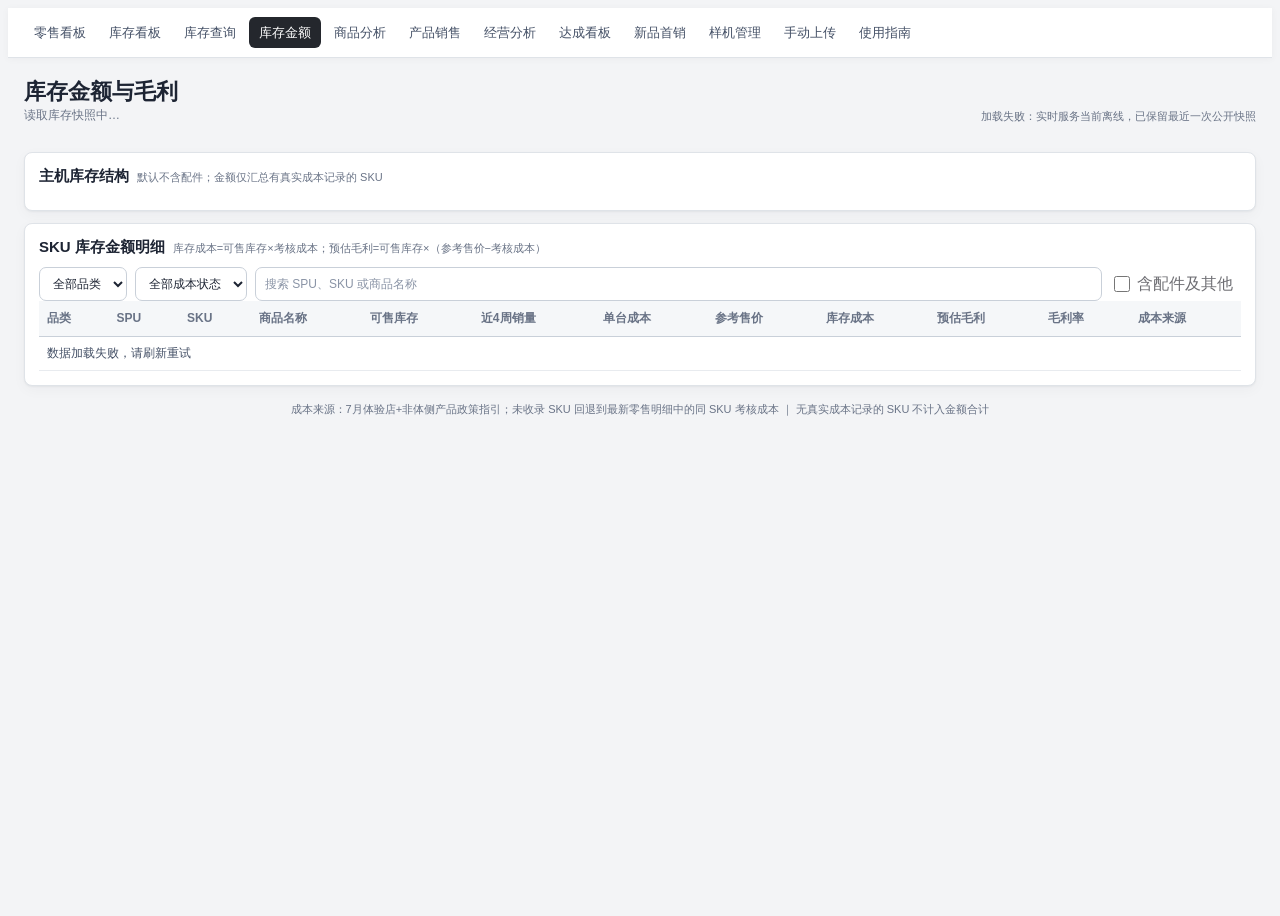
<file: finance.html>
<!DOCTYPE html>
<html lang="zh-CN">
<head>
<meta charset="UTF-8">
<meta name="viewport" content="width=device-width, initial-scale=1.0">
<title>库存金额与毛利</title>
<style>
body{padding:16px;min-height:100vh}.nav{display:flex;align-items:center;flex-wrap:wrap}.nav a{text-decoration:none;font-size:13px}.auto-sw{margin-left:auto;font-size:12px}.header{display:flex;justify-content:space-between;align-items:end;gap:12px;flex-wrap:wrap;margin-bottom:14px}.header h1{font-size:24px;margin:0}.meta{font-size:12px}.kpis{display:grid;grid-template-columns:repeat(5,minmax(150px,1fr));gap:10px;margin-bottom:12px}.kpi{padding:14px}.label{font-size:12px}.value{font-size:23px;font-weight:700;margin:5px 0;font-variant-numeric:tabular-nums}.sub{font-size:11px}.card{padding:14px;margin-bottom:12px}.card h2{font-size:15px;margin:0 0 10px}.tools{display:flex;gap:8px;flex-wrap:wrap;align-items:center}.tools input,.tools select{padding:7px 9px;font-size:12px;min-height:34px}.tools input{min-width:250px;flex:1}.tag{font-size:11px;font-weight:400;margin-left:8px}.table-wrap{overflow:auto;max-height:620px}.table-wrap table{min-width:1120px;width:100%;border-collapse:collapse;font-size:12px}.table-wrap th{position:sticky;top:0;z-index:1;padding:9px 8px;text-align:left;white-space:nowrap}.table-wrap td{padding:8px;vertical-align:middle}.num{text-align:right}.muted{color:#6e6e73}.status{font-size:11px;color:#6e6e73;margin-left:auto}.pill{display:inline-block;padding:3px 7px;border-radius:10px;font-size:11px;background:#e8f5ec;color:#248a3d}.pill.wait{background:#fff4e5;color:#a15c00}.cat-grid{display:grid;grid-template-columns:repeat(6,1fr);gap:8px}.cat{padding:10px;border:1px solid #e5e5ea;border-radius:8px}.cat .name{font-size:12px;color:#6e6e73}.cat .amt{font-size:17px;font-weight:700;margin-top:4px}.foot{text-align:center;font-size:11px;margin:16px}@media(max-width:860px){body{padding:10px}.kpis{grid-template-columns:repeat(2,1fr)}.cat-grid{grid-template-columns:repeat(2,1fr)}.tools input{min-width:100%}.header h1{font-size:21px}}
</style>
<link rel="stylesheet" href="apple.css?v=20260727-theme2">
<script src="public-runtime.js?v=20260822-public1"></script>
</head>
<body>
<nav class="nav">
<a href="index.html">零售看板</a><a href="inventory.html">库存看板</a><a href="stock.html">库存查询</a><a href="finance.html" class="cur">库存金额</a><a href="product.html">商品分析</a><a href="sales.html">产品销售</a><a href="insights.html">经营分析</a><a href="target.html?v=20260727-entry2">达成看板</a><a href="launch.html">新品首销</a><a href="demo.html">样机管理</a><a href="upload.html?v=20260727-entry2">手动上传</a><a href="guide.html">使用指南</a>
</nav>
<header class="header"><div><h1>库存金额与毛利</h1><div class="meta" id="meta">读取库存快照中…</div></div><div class="status" id="status"></div></header>
<section class="kpis" id="kpis"></section>
<section class="card"><h2>主机库存结构<span class="tag">默认不含配件；金额仅汇总有真实成本记录的 SKU</span></h2><div class="cat-grid" id="cats"></div></section>
<section class="card"><h2>SKU 库存金额明细<span class="tag">库存成本=可售库存×考核成本；预估毛利=可售库存×（参考售价−考核成本）</span></h2><div class="tools"><select id="cat"><option value="">全部品类</option></select><select id="match"><option value="">全部成本状态</option><option value="matched">已匹配成本</option><option value="missing">待补成本</option></select><input id="keyword" type="search" placeholder="搜索 SPU、SKU 或商品名称"><label class="muted"><input id="accessories" type="checkbox"> 含配件及其他</label><span class="status" id="count"></span></div><div class="table-wrap"><table><thead><tr><th>品类</th><th>SPU</th><th>SKU</th><th>商品名称</th><th class="num">可售库存</th><th class="num">近4周销量</th><th class="num">单台成本</th><th class="num">参考售价</th><th class="num">库存成本</th><th class="num">预估毛利</th><th class="num">毛利率</th><th>成本来源</th></tr></thead><tbody id="rows"></tbody></table></div></section>
<div class="foot">成本来源：7月体验店+非体侧产品政策指引；未收录 SKU 回退到最新零售明细中的同 SKU 考核成本 ｜ 无真实成本记录的 SKU 不计入金额合计</div>
<script>
let DATA=null;const yuan=v=>v==null?'—':'¥'+Math.round(v).toLocaleString('zh-CN');const pct=v=>v==null?'—':v.toFixed(1)+'%';const n=v=>Math.round(v||0).toLocaleString('zh-CN');const esc=s=>String(s??'').replace(/[&<>"']/g,c=>({'&':'&amp;','<':'&lt;','>':'&gt;','"':'&quot;',"'":'&#39;'}[c]));
function render(){if(!DATA)return;const s=DATA.summary;document.getElementById('meta').textContent='库存快照 '+(DATA.snapshotAt||'—')+' ｜ 已按政策表校正 SKU 分类与 SPU';const cards=[['可售库存',n(s.stockUnits)+' 件','主机及已选范围'],['库存成本',yuan(s.stockCost),'已匹配 '+n(s.matchedUnits)+' 件'],['预估零售额',yuan(s.stockValue),'政策最低价 / 销售参考价'],['预估毛利',yuan(s.expectedGross),'毛利率 '+pct(s.grossRate)],['成本匹配率',pct(s.matchedRate),n(s.matchedSkuCount)+' / '+n(s.skuCount)+' 个 SKU']];document.getElementById('kpis').innerHTML=cards.map((x,i)=>`<div class="kpi"><div class="label">${x[0]}</div><div class="value ${i===3?'up':i===4?'accent':''}">${x[1]}</div><div class="sub">${x[2]}</div></div>`).join('');document.getElementById('cats').innerHTML=DATA.cats.map(c=>`<div class="cat"><div class="name">${esc(c.cat)}</div><div class="amt">${yuan(c.stockCost)}</div><div class="muted">${n(c.stock)} 件 ｜ 已匹配 ${n(c.matched)} SKU</div></div>`).join('');const sel=document.getElementById('cat'),keep=sel.value;sel.innerHTML='<option value="">全部品类</option>'+DATA.cats.map(c=>`<option>${esc(c.cat)}</option>`).join('');sel.value=keep;filter();}
function filter(){if(!DATA)return;const cat=document.getElementById('cat').value,match=document.getElementById('match').value,q=document.getElementById('keyword').value.trim().toLowerCase();const rows=DATA.rows.filter(r=>(!cat||r.cat===cat)&&(!match||(match==='matched'?r.matched:!r.matched))&&(!q||[r.spu,r.sku,r.name].some(v=>String(v||'').toLowerCase().includes(q))));document.getElementById('count').textContent='显示 '+n(rows.length)+' / '+n(DATA.rows.length)+' 个 SKU';document.getElementById('rows').innerHTML=rows.map(r=>`<tr><td>${esc(r.cat)}</td><td>${esc(r.spu)}</td><td>${esc(r.sku)}</td><td>${esc(r.name)}</td><td class="num">${n(r.stock)}</td><td class="num">${n(r.sold28)}</td><td class="num">${yuan(r.unitCost)}</td><td class="num">${yuan(r.minPrice)}</td><td class="num">${yuan(r.stockCost)}</td><td class="num ${r.expectedGross<0?'down':'up'}">${yuan(r.expectedGross)}</td><td class="num">${pct(r.grossRate)}</td><td>${r.matched?'<span class="pill">'+esc(r.costSource||'已匹配')+'</span>':'<span class="pill wait">待补成本</span>'}</td></tr>`).join('')||'<tr><td colspan="12" class="muted">没有符合条件的 SKU</td></tr>';}
async function load(){const status=document.getElementById('status');status.textContent='加载中…';try{const r=await fetch('/api/finance-inventory?accessories='+(document.getElementById('accessories').checked?'1':'0'),{cache:'no-store'});const d=await r.json();if(!r.ok||d.error)throw Error(d.error||'加载失败');DATA=d;render();status.textContent='已更新'}catch(e){status.textContent='加载失败：'+e.message;document.getElementById('rows').innerHTML='<tr><td colspan="12">数据加载失败，请刷新重试</td></tr>';}}
['cat','match','keyword'].forEach(id=>document.getElementById(id).addEventListener(id==='keyword'?'input':'change',filter));document.getElementById('accessories').addEventListener('change',load);load();
</script>
</body></html>
</file>
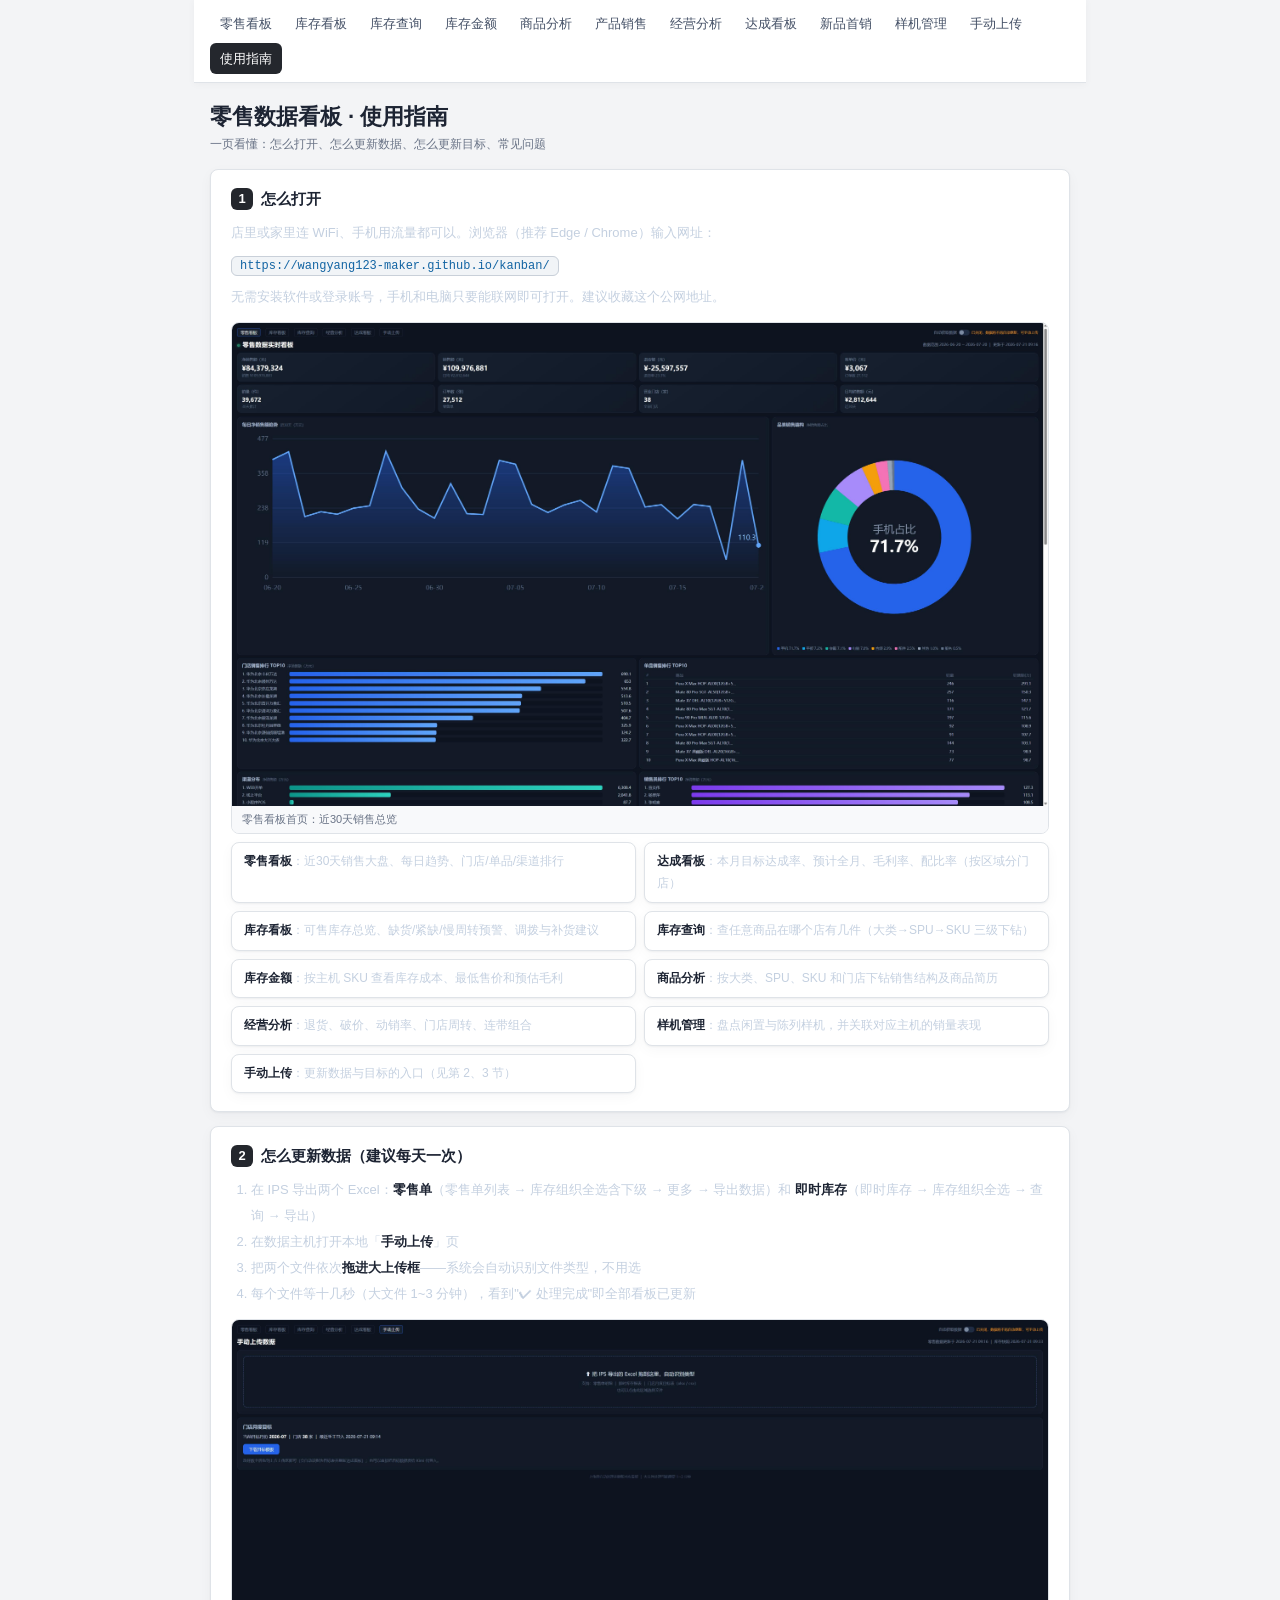
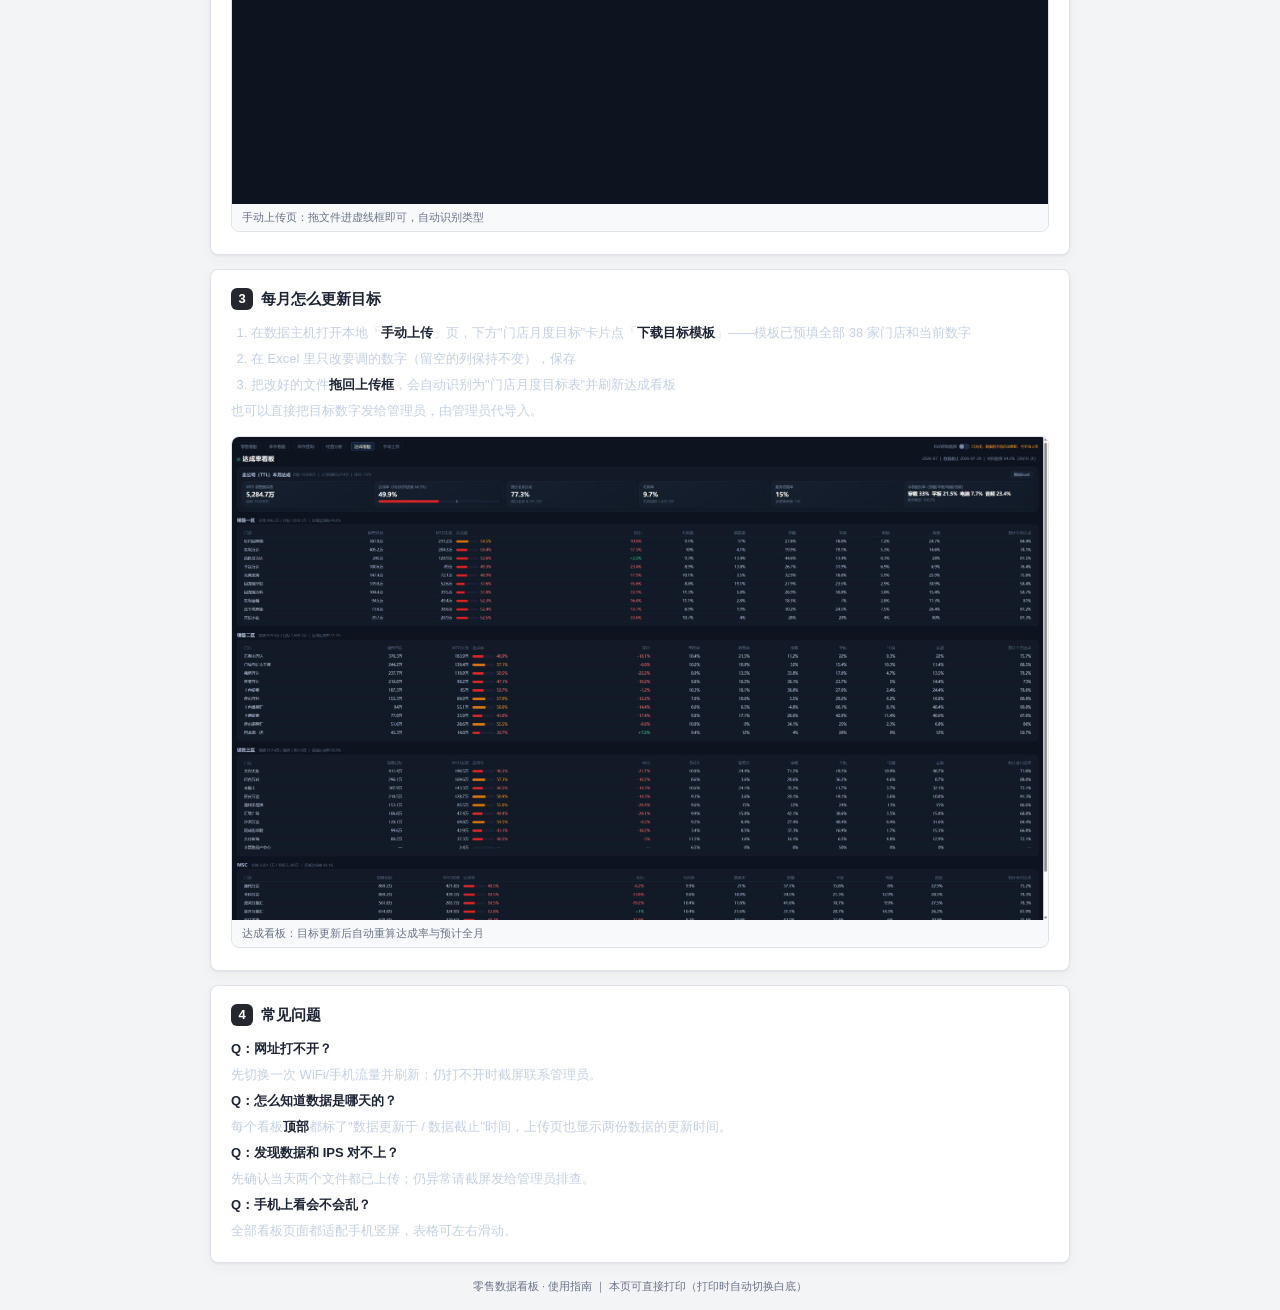
<file: guide.html>
<!DOCTYPE html>
<html lang="zh-CN">
<head>
<meta charset="UTF-8">
<meta name="viewport" content="width=device-width, initial-scale=1.0, maximum-scale=1.0">
<title>使用指南 · 零售数据看板</title>
<style>
  * { margin:0; padding:0; box-sizing:border-box; }
  body { background:#0d1420; color:#dbe4f0; font-family:"Microsoft YaHei","PingFang SC",-apple-system,sans-serif; padding:16px; min-height:100vh; }
  .nav { display:flex; gap:16px; font-size:13px; margin-bottom:12px; flex-wrap:wrap; }
  .nav a { color:#7d8ca3; text-decoration:none; padding:4px 10px; border-radius:6px; border:1px solid #1f2c42; }
  .nav a.cur { color:#fff; background:#16202f; border-color:#2563eb; }
  .nav a:hover { color:#dbe4f0; }
  .header { margin-bottom:14px; }
  .header h1 { font-size:21px; font-weight:600; color:#fff; letter-spacing:1px; }
  .header .sub { font-size:12px; color:#7d8ca3; margin-top:4px; }
  .wrap { max-width:860px; margin:0 auto; }
  .sec { background:#121a28; border:1px solid #1f2c42; border-radius:12px; padding:18px 20px; margin-top:14px; }
  .sec h2 { font-size:16px; font-weight:600; color:#fff; margin-bottom:10px; }
  .sec h2 .no { display:inline-block; background:#2563eb; color:#fff; border-radius:6px; width:22px; height:22px; line-height:22px; text-align:center; font-size:13px; margin-right:8px; vertical-align:1px; }
  .sec p, .sec li { font-size:13px; color:#c4d0e0; line-height:2; }
  .sec ol, .sec ul { padding-left:20px; }
  .sec b { color:#fff; }
  .shot { margin:12px 0 4px; border:1px solid #1f2c42; border-radius:10px; overflow:hidden; }
  .shot img { width:100%; display:block; }
  .shot .cap { font-size:11px; color:#5c6b82; padding:6px 10px; background:#0d1420; }
  .kbd { background:#0d1420; border:1px solid #2b3d5c; border-radius:6px; padding:2px 8px; font-size:12px; color:#60a5fa; font-family:Consolas,monospace; word-break:break-all; }
  .pages { display:grid; grid-template-columns:1fr 1fr; gap:8px; margin-top:8px; }
  .pages div { background:#0d1420; border:1px solid #1f2c42; border-radius:8px; padding:8px 12px; font-size:12px; color:#c4d0e0; line-height:1.8; }
  .pages b { color:#60a5fa; }
  .faq { font-size:13px; line-height:2; color:#c4d0e0; }
  .faq b { color:#f59e0b; }
  .foot { margin-top:16px; font-size:11px; color:#43516a; text-align:center; }
  @media (max-width: 700px) {
    body { padding:10px; }
    .pages { grid-template-columns:1fr; }
    .sec { padding:14px; }
  }
  @media print {
    body { background:#fff; color:#222; padding:0; }
    .nav, .auto-sw { display:none !important; }
    .header h1 { color:#000; }
    .header .sub { color:#666; }
    .sec { background:#fff; border:1px solid #ccc; break-inside:avoid; }
    .sec h2 { color:#000; }
    .sec p, .sec li, .faq { color:#333; }
    .sec b { color:#000; }
    .pages div { background:#fafafa; border-color:#ddd; color:#333; }
    .kbd { background:#f5f5f5; border-color:#ccc; color:#c00; }
    .shot { border-color:#ccc; }
    .shot .cap { background:#f5f5f5; color:#666; }
    .foot { color:#999; }
  }
</style>
<link rel="stylesheet" href="apple.css?v=20260727-theme2">
<script src="public-runtime.js?v=20260822-public1"></script>
</head>
<body>
<div class="wrap">
<div class="nav">
  <a href="index.html">零售看板</a>
  <a href="inventory.html">库存看板</a>
  <a href="stock.html">库存查询</a>
  <a href="finance.html">库存金额</a>
  <a href="product.html">商品分析</a><a href="sales.html">产品销售</a>
  <a href="insights.html">经营分析</a>
<a href="target.html?v=20260727-entry2">达成看板</a>
  <a href="launch.html">新品首销</a>
  <a href="demo.html">样机管理</a>
<a href="upload.html?v=20260727-entry2">手动上传</a>
  <a href="guide.html" class="cur">使用指南</a>
</div>
<div class="header">
  <h1>零售数据看板 · 使用指南</h1>
  <div class="sub">一页看懂：怎么打开、怎么更新数据、怎么更新目标、常见问题</div>
</div>

<!-- 1. 怎么打开 -->
<div class="sec">
  <h2><span class="no">1</span>怎么打开</h2>
  <p>店里或家里连 WiFi、手机用流量都可以。浏览器（推荐 Edge / Chrome）输入网址：</p>
  <p style="margin:6px 0"><span class="kbd">https://wangyang123-maker.github.io/kanban/</span></p>
  <p>无需安装软件或登录账号，手机和电脑只要能联网即可打开。建议收藏这个公网地址。</p>
  <div class="shot"><img src="guide-assets/home.jpg" alt="零售看板首页"><div class="cap">零售看板首页：近30天销售总览</div></div>
  <div class="pages">
    <div><b>零售看板</b>：近30天销售大盘、每日趋势、门店/单品/渠道排行</div>
    <div><b>达成看板</b>：本月目标达成率、预计全月、毛利率、配比率（按区域分门店）</div>
    <div><b>库存看板</b>：可售库存总览、缺货/紧缺/慢周转预警、调拨与补货建议</div>
    <div><b>库存查询</b>：查任意商品在哪个店有几件（大类→SPU→SKU 三级下钻）</div>
    <div><b>库存金额</b>：按主机 SKU 查看库存成本、最低售价和预估毛利</div>
    <div><b>商品分析</b>：按大类、SPU、SKU 和门店下钻销售结构及商品简历</div>
    <div><b>经营分析</b>：退货、破价、动销率、门店周转、连带组合</div>
    <div><b>样机管理</b>：盘点闲置与陈列样机，并关联对应主机的销量表现</div>
    <div><b>手动上传</b>：更新数据与目标的入口（见第 2、3 节）</div>
  </div>
</div>

<!-- 2. 怎么更新数据 -->
<div class="sec">
  <h2><span class="no">2</span>怎么更新数据（建议每天一次）</h2>
  <ol>
    <li>在 IPS 导出两个 Excel：<b>零售单</b>（零售单列表 → 库存组织全选含下级 → 更多 → 导出数据）和 <b>即时库存</b>（即时库存 → 库存组织全选 → 查询 → 导出）</li>
    <li>在数据主机打开本地「<b>手动上传</b>」页</li>
    <li>把两个文件依次<b>拖进大上传框</b>——系统会自动识别文件类型，不用选</li>
    <li>每个文件等十几秒（大文件 1~3 分钟），看到"✔ 处理完成"即全部看板已更新</li>
  </ol>
  <div class="shot"><img src="guide-assets/upload.jpg" alt="手动上传页"><div class="cap">手动上传页：拖文件进虚线框即可，自动识别类型</div></div>
</div>

<!-- 3. 每月怎么更新目标 -->
<div class="sec">
  <h2><span class="no">3</span>每月怎么更新目标</h2>
  <ol>
    <li>在数据主机打开本地「<b>手动上传</b>」页，下方"门店月度目标"卡片点「<b>下载目标模板</b>」——模板已预填全部 38 家门店和当前数字</li>
    <li>在 Excel 里只改要调的数字（留空的列保持不变），保存</li>
    <li>把改好的文件<b>拖回上传框</b>，会自动识别为"门店月度目标表"并刷新达成看板</li>
  </ol>
  <p>也可以直接把目标数字发给管理员，由管理员代导入。</p>
  <div class="shot"><img src="guide-assets/target.jpg" alt="达成看板"><div class="cap">达成看板：目标更新后自动重算达成率与预计全月</div></div>
</div>

<!-- 4. 常见问题 -->
<div class="sec">
  <h2><span class="no">4</span>常见问题</h2>
  <div class="faq">
    <p><b>Q：网址打不开？</b><br>先切换一次 WiFi/手机流量并刷新；仍打不开时截屏联系管理员。</p>
    <p><b>Q：怎么知道数据是哪天的？</b><br>每个看板<b>顶部</b>都标了"数据更新于 / 数据截止"时间，上传页也显示两份数据的更新时间。</p>
    <p><b>Q：发现数据和 IPS 对不上？</b><br>先确认当天两个文件都已上传；仍异常请截屏发给管理员排查。</p>
    <p><b>Q：手机上看会不会乱？</b><br>全部看板页面都适配手机竖屏，表格可左右滑动。</p>
  </div>
</div>

<div class="foot">零售数据看板 · 使用指南 ｜ 本页可直接打印（打印时自动切换白底）</div>
</div>
</body>
</html>
</file>
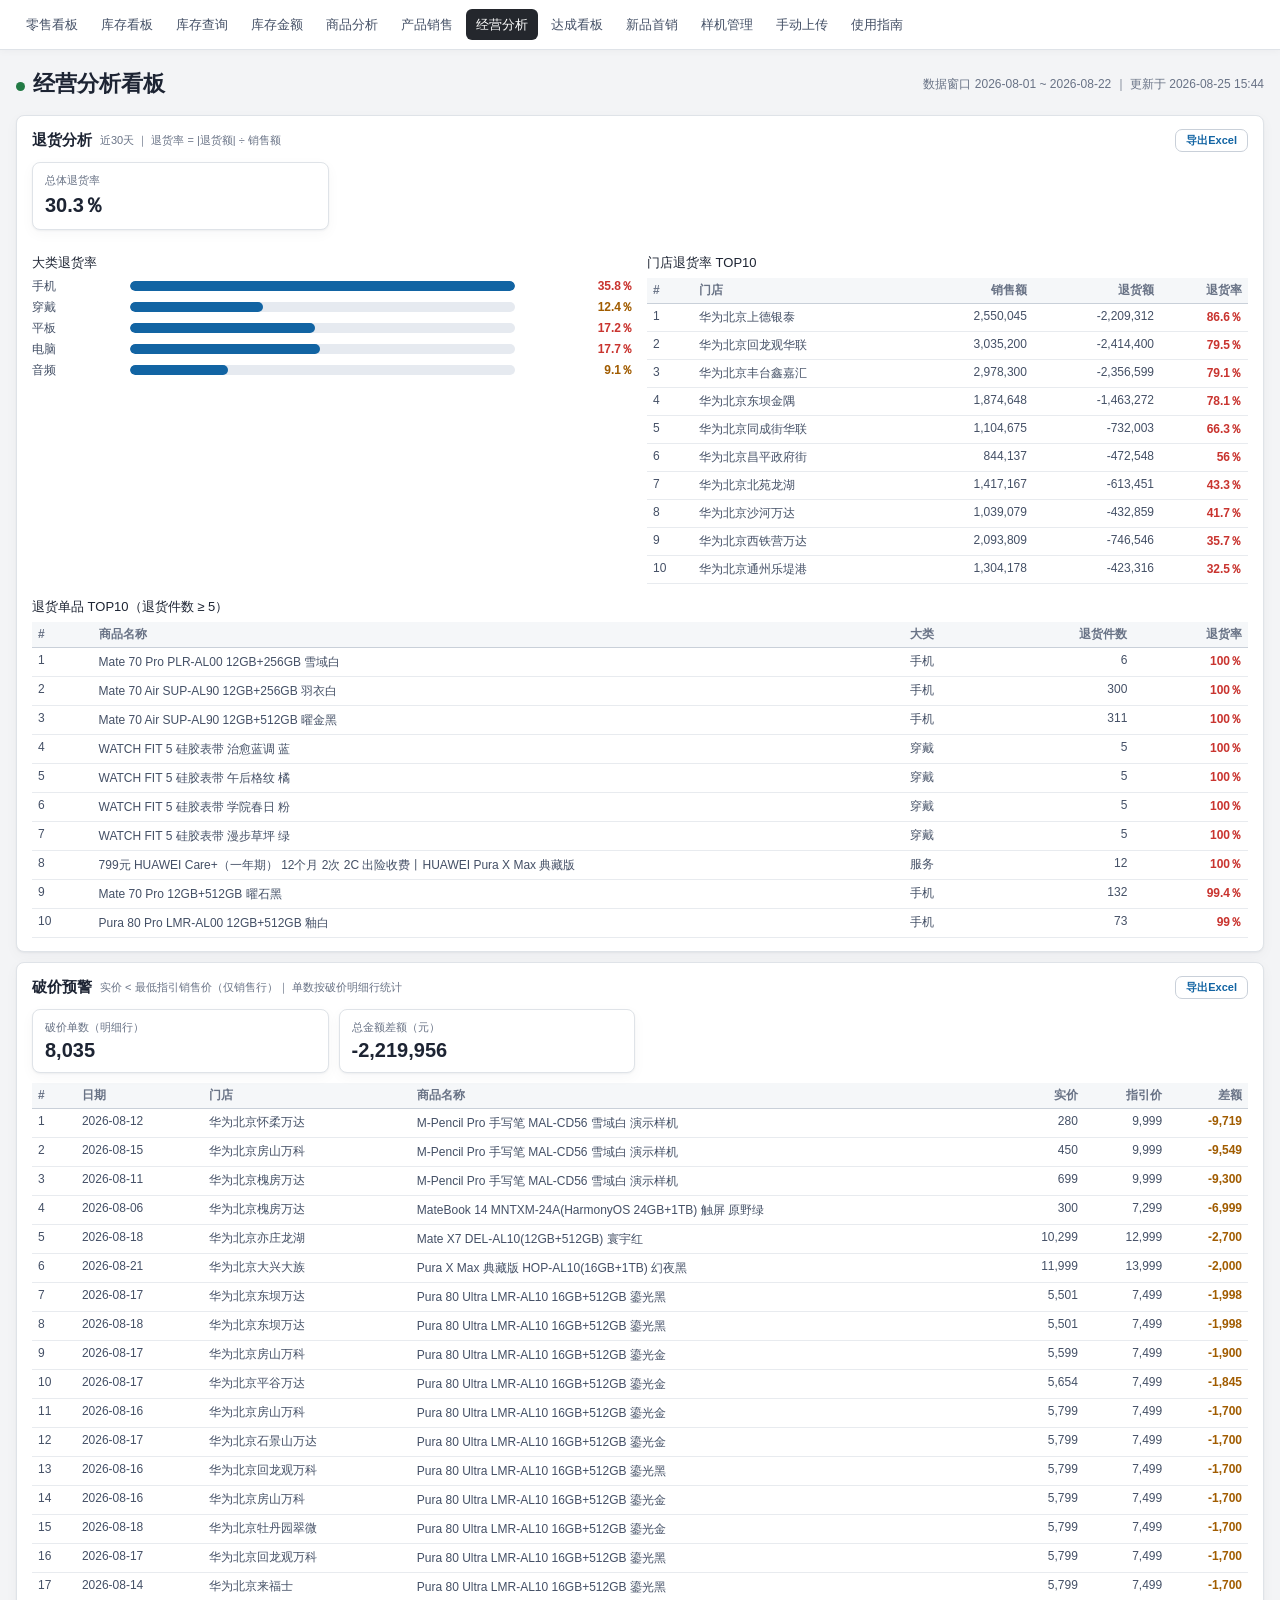
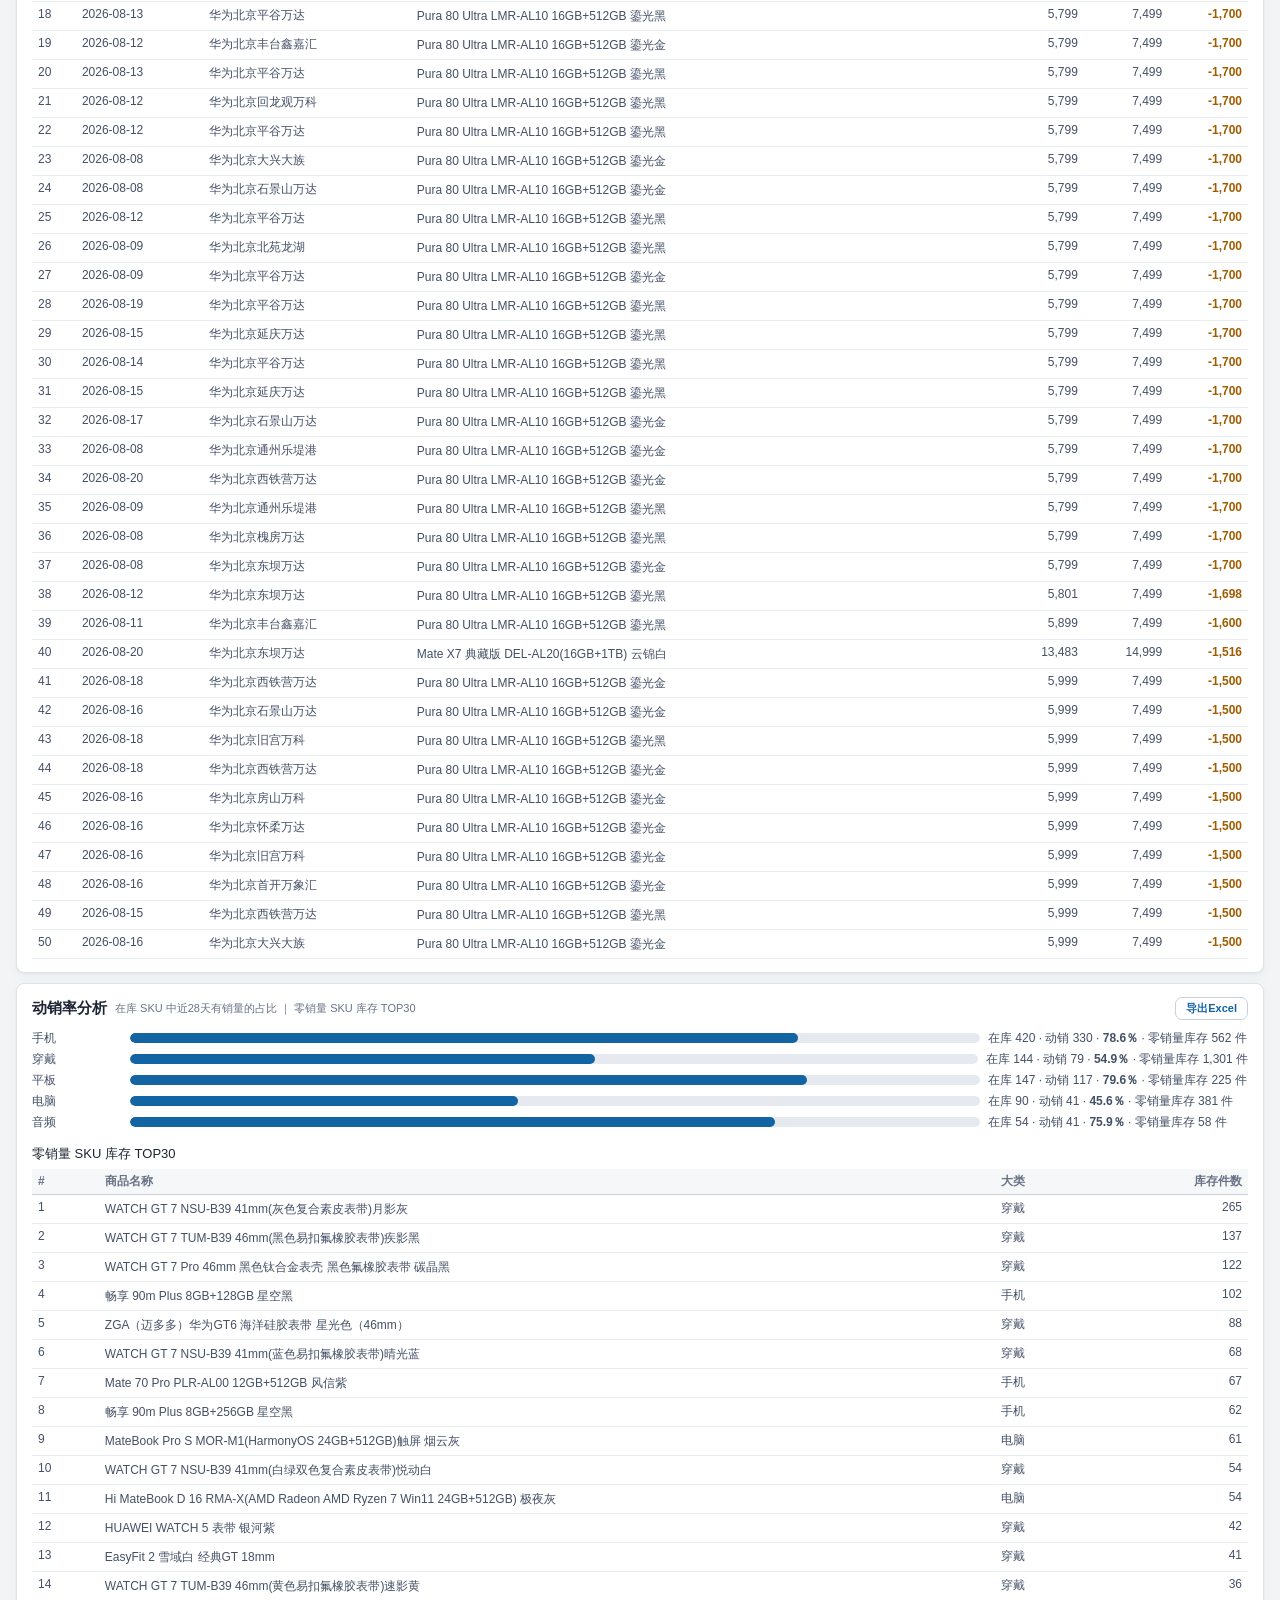
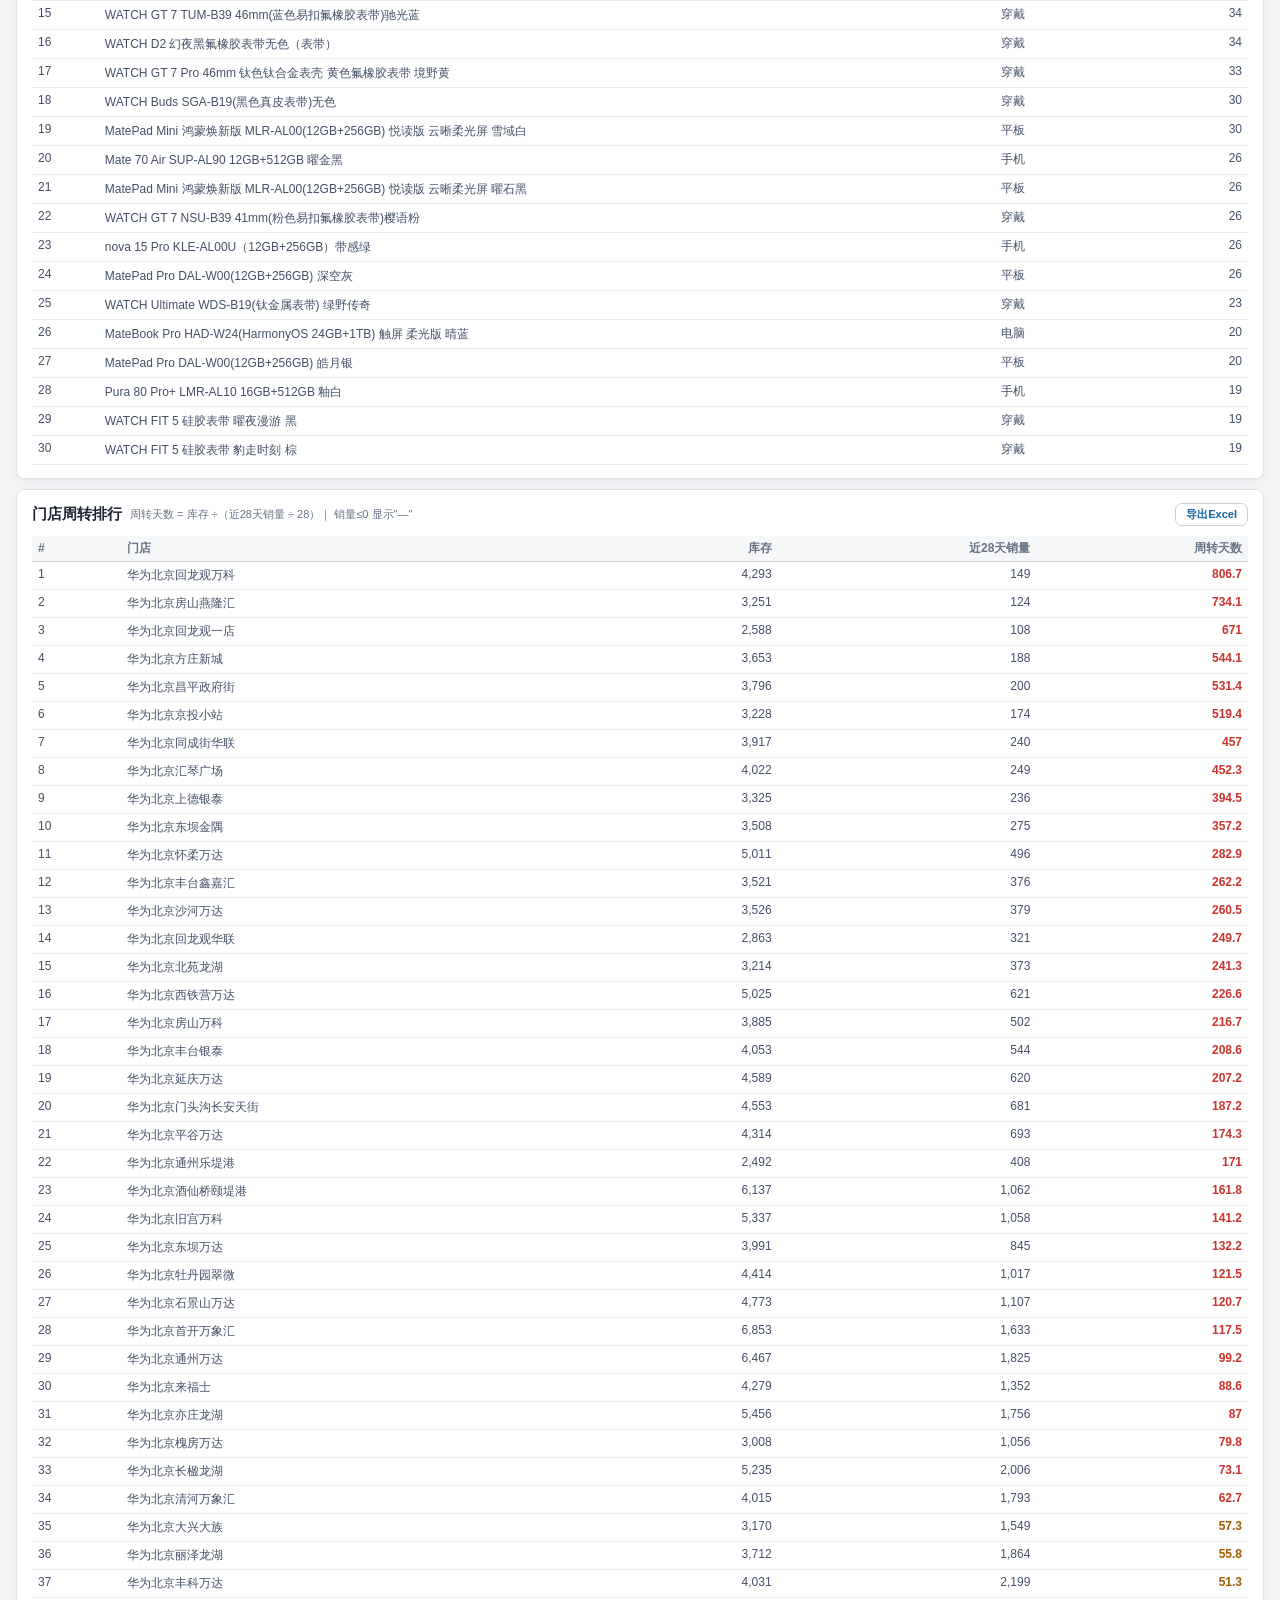
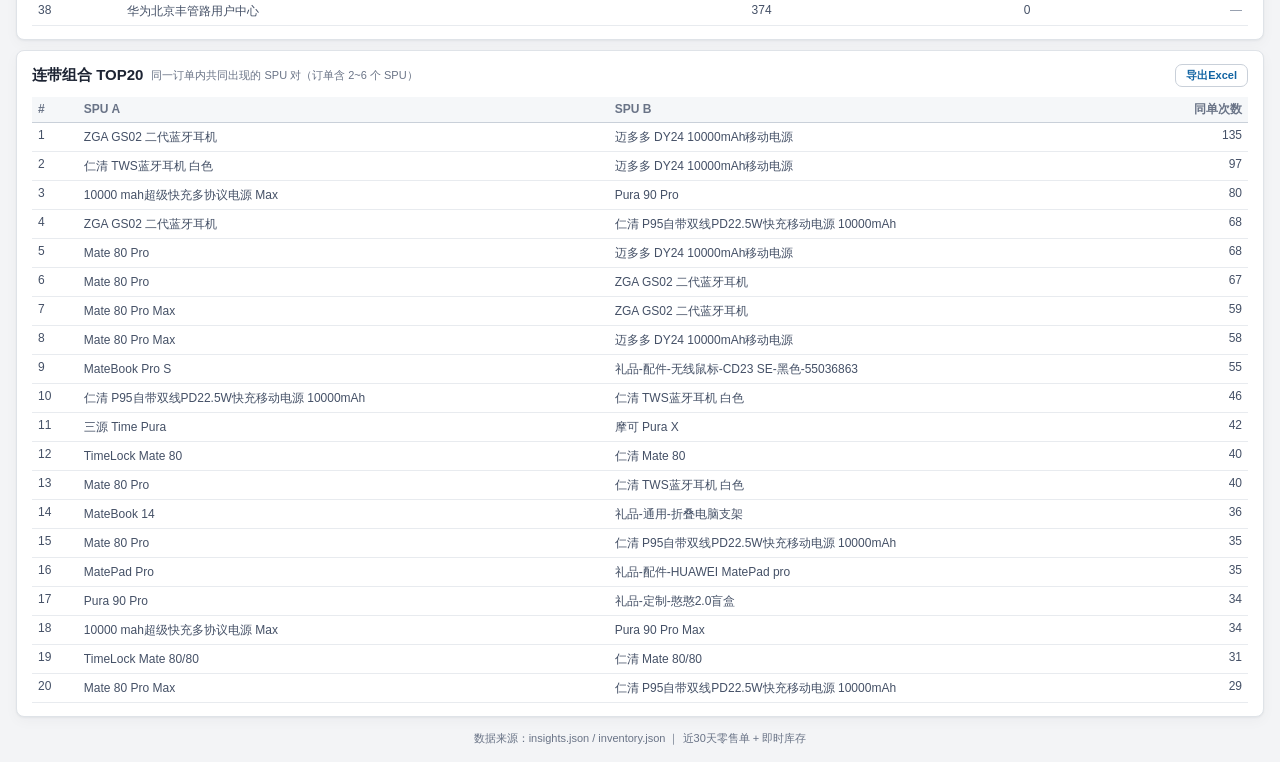
<file: insights.html>
<!DOCTYPE html>
<html lang="zh-CN">
<head>
<meta charset="UTF-8">
<meta name="viewport" content="width=device-width, initial-scale=1.0, maximum-scale=1.0">
<title>经营分析看板</title>
<style>
  * { margin:0; padding:0; box-sizing:border-box; }
  body { background:#0d1420; color:#dbe4f0; font-family:"Microsoft YaHei","PingFang SC",-apple-system,sans-serif; padding:16px; min-height:100vh; }
  .nav { display:flex; gap:16px; font-size:13px; margin-bottom:12px; flex-wrap:wrap; }
  .nav a { color:#7d8ca3; text-decoration:none; padding:4px 10px; border-radius:6px; border:1px solid #1f2c42; }
  .nav a.cur { color:#fff; background:#16202f; border-color:#2563eb; }
  .nav a:hover { color:#dbe4f0; }
  .auto-sw { margin-left:auto; display:flex; align-items:center; gap:6px; font-size:12px; color:#7d8ca3; flex-wrap:wrap; }
  .switch { position:relative; width:34px; height:18px; display:inline-block; flex-shrink:0; }
  .switch input { display:none; }
  .switch i { position:absolute; inset:0; background:#1f2c42; border-radius:18px; transition:.2s; cursor:pointer; }
  .switch i::after { content:""; position:absolute; width:14px; height:14px; left:2px; top:2px; background:#7d8ca3; border-radius:50%; transition:.2s; }
  .switch input:checked + i { background:#059669; }
  .switch input:checked + i::after { transform:translateX(16px); background:#fff; }
  .sw-hint { font-size:11px; color:#f59e0b; display:none; }
  .sw-hint.show { display:inline; }
  .header { display:flex; align-items:center; justify-content:space-between; flex-wrap:wrap; gap:8px; margin-bottom:14px; }
  .header h1 { font-size:19px; font-weight:600; color:#fff; letter-spacing:1px; }
  .dot { display:inline-block; width:9px; height:9px; border-radius:50%; background:#34d399; margin-right:8px; box-shadow:0 0 8px #34d399; animation:pulse 2s infinite; }
  @keyframes pulse { 0%,100%{opacity:1;} 50%{opacity:.4;} }
  .meta { font-size:12px; color:#7d8ca3; }
  .card { background:#121a28; border:1px solid #1f2c42; border-radius:12px; padding:13px 15px; margin-top:10px; }
  .card h2 { font-size:14px; font-weight:600; color:#a8b8cc; margin-bottom:10px; display:flex; align-items:center; }
  .card h2 .tag { font-size:11px; color:#5c6b82; font-weight:400; margin-left:8px; flex:1; }
  .exp-btn { background:#16202f; border:1px solid #1f2c42; color:#7d8ca3; font-size:11px; border-radius:6px; padding:3px 10px; cursor:pointer; text-decoration:none; white-space:nowrap; }
  .exp-btn:hover { color:#fff; border-color:#2563eb; }
  .kpi-row { display:grid; grid-template-columns:repeat(4,1fr); gap:10px; margin-bottom:10px; }
  .mini { background:linear-gradient(145deg,#16202f,#121a28); border:1px solid #1f2c42; border-radius:10px; padding:10px 12px; }
  .mini .label { font-size:11px; color:#7d8ca3; margin-bottom:4px; }
  .mini .value { font-size:20px; font-weight:700; color:#fff; font-variant-numeric:tabular-nums; }
  .tscroll { overflow-x:auto; }
  table { width:100%; border-collapse:collapse; font-size:12px; min-width:520px; }
  th { text-align:left; color:#5c6b82; font-weight:400; padding:4px 6px; border-bottom:1px solid #1f2c42; white-space:nowrap; }
  td { padding:5px 6px; border-bottom:1px solid #182234; color:#c4d0e0; vertical-align:top; }
  td.num, th.num { text-align:right; font-variant-numeric:tabular-nums; white-space:nowrap; }
  td.pname { white-space:normal; word-break:break-word; min-width:200px; max-width:340px; line-height:1.5; }
  .bar-row { display:flex; align-items:center; gap:8px; margin:4px 0; font-size:12px; }
  .bar-row .bl { width:90px; color:#a8b8cc; overflow:hidden; text-overflow:ellipsis; white-space:nowrap; flex-shrink:0; }
  .bar-row .bt { flex:1; height:10px; background:#182234; border-radius:5px; overflow:hidden; }
  .bar-row .bf { height:100%; background:#2563eb; border-radius:5px; }
  .bar-row .bv { width:110px; text-align:right; color:#c4d0e0; font-variant-numeric:tabular-nums; flex-shrink:0; }
  .sub-title { font-size:13px; color:#a8b8cc; margin:14px 0 6px; }
  .neg { color:#f59e0b; font-weight:700; }
  .dio-r { color:#f87171; font-weight:700; }
  .dio-y { color:#f59e0b; font-weight:700; }
  .dio-g { color:#34d399; font-weight:700; }
  .dio-n { color:#4b5a72; }
  .two-col { display:grid; grid-template-columns:1fr 1fr; gap:14px; }
  .foot { margin-top:14px; font-size:11px; color:#43516a; text-align:center; }
  @media (max-width: 860px) {
    body { padding:10px; }
    .kpi-row { grid-template-columns:repeat(2,1fr); }
    .two-col { grid-template-columns:1fr; }
    td.pname { min-width:150px; }
  }
  /* 同行高亮: 悬停(浅) + 点击锁定(深一档); !important 覆盖斑马纹/+8/选中行背景; 锁定规则在后, 悬停时仍保持锁定色 */
  tbody tr:hover td { background:rgba(45,212,191,.12) !important; }
  tbody tr.hl td { background:rgba(45,212,191,.22) !important; }
</style>
<link rel="stylesheet" href="apple.css?v=20260727-theme2">
<script src="public-runtime.js?v=20260822-public1"></script>
</head>
<body>
<div class="nav">
  <a href="index.html">零售看板</a>
  <a href="inventory.html">库存看板</a>
  <a href="stock.html">库存查询</a>
  <a href="finance.html">库存金额</a>
  <a href="product.html">商品分析</a><a href="sales.html">产品销售</a>
  <a href="insights.html" class="cur">经营分析</a>
<a href="target.html?v=20260727-entry2">达成看板</a>
  <a href="launch.html">新品首销</a>
  <a href="demo.html">样机管理</a>
<a href="upload.html?v=20260727-entry2">手动上传</a>
  <a href="guide.html">使用指南</a>
  <span class="auto-sw">自动获取数据 <label class="switch"><input type="checkbox" id="autoRefresh"><i></i></label><span class="sw-hint" id="arHint">已关闭，数据将不再自动更新，可手动上传</span></span>
</div>
<div class="header">
  <h1><span class="dot"></span>经营分析看板</h1>
  <div class="meta">数据窗口 <span id="range">-</span> ｜ 更新于 <span id="updated">-</span></div>
</div>

<!-- 1. 退货分析 -->
<div class="card" style="margin-top:0">
  <h2>退货分析<span class="tag">近30天 ｜ 退货率 = |退货额| ÷ 销售额</span><a class="exp-btn" href="/export?table=returns">导出Excel</a></h2>
  <div class="kpi-row" id="retKpi"></div>
  <div class="two-col">
    <div>
      <div class="sub-title">大类退货率</div>
      <div id="retCatBars"></div>
    </div>
    <div>
      <div class="sub-title">门店退货率 TOP10</div>
      <div class="tscroll"><table id="retStoreTable"><thead><tr>
        <th>#</th><th>门店</th><th class="num">销售额</th><th class="num">退货额</th><th class="num">退货率</th>
      </tr></thead><tbody></tbody></table></div>
    </div>
  </div>
  <div class="sub-title">退货单品 TOP10（退货件数 ≥ 5）</div>
  <div class="tscroll"><table id="retSkuTable"><thead><tr>
    <th>#</th><th>商品名称</th><th>大类</th><th class="num">退货件数</th><th class="num">退货率</th>
  </tr></thead><tbody></tbody></table></div>
</div>

<!-- 2. 破价预警 -->
<div class="card">
  <h2>破价预警<span class="tag">实价 &lt; 最低指引销售价（仅销售行）｜ 单数按破价明细行统计</span><a class="exp-btn" href="/export?table=violation">导出Excel</a></h2>
  <div class="kpi-row" id="vioKpi"></div>
  <div class="tscroll"><table id="vioTable"><thead><tr>
    <th>#</th><th>日期</th><th>门店</th><th>商品名称</th><th class="num">实价</th><th class="num">指引价</th><th class="num">差额</th>
  </tr></thead><tbody></tbody></table></div>
</div>

<!-- 3. 动销率 -->
<div class="card">
  <h2>动销率分析<span class="tag">在库 SKU 中近28天有销量的占比 ｜ 零销量 SKU 库存 TOP30</span><a class="exp-btn" href="/export?table=deadstock">导出Excel</a></h2>
  <div id="dsCats"></div>
  <div class="sub-title">零销量 SKU 库存 TOP30</div>
  <div class="tscroll"><table id="dsSkuTable"><thead><tr>
    <th>#</th><th>商品名称</th><th>大类</th><th class="num">库存件数</th>
  </tr></thead><tbody></tbody></table></div>
</div>

<!-- 4. 门店周转排行 -->
<div class="card">
  <h2>门店周转排行<span class="tag">周转天数 = 库存 ÷（近28天销量 ÷ 28）｜ 销量≤0 显示"—"</span><a class="exp-btn" href="/export?table=storedio">导出Excel</a></h2>
  <div class="tscroll"><table id="dioTable"><thead><tr>
    <th>#</th><th>门店</th><th class="num">库存</th><th class="num">近28天销量</th><th class="num">周转天数</th>
  </tr></thead><tbody></tbody></table></div>
</div>

<!-- 5. 连带组合 -->
<div class="card">
  <h2>连带组合 TOP20<span class="tag">同一订单内共同出现的 SPU 对（订单含 2~6 个 SPU）</span><a class="exp-btn" href="/export?table=combo">导出Excel</a></h2>
  <div class="tscroll"><table id="comboTable"><thead><tr>
    <th>#</th><th>SPU A</th><th>SPU B</th><th class="num">同单次数</th>
  </tr></thead><tbody></tbody></table></div>
</div>

<div class="foot">数据来源：insights.json / inventory.json ｜ 近30天零售单 + 即时库存</div>

<script>
let INS=null, INV=null;
function fmtInt(v){ return v==null?'-':Math.round(v).toLocaleString('zh-CN'); }
function esc(s){ return String(s==null?'':s).replace(/[&<>"]/g,c=>({'&':'&amp;','<':'&lt;','>':'&gt;','"':'&quot;'}[c])); }
function dioHtml(v){
  if(v==null) return '<span class="dio-n">—</span>';
  const cls = v>60?'dio-r':(v>=30?'dio-y':'dio-g');
  return `<span class="${cls}">${v.toLocaleString('zh-CN',{maximumFractionDigits:1})}</span>`;
}
function rateColor(r){ return r>=15?'dio-r':(r>=8?'dio-y':'dio-g'); }

function renderReturns(){
  const R = INS.returns||{};
  document.getElementById('retKpi').innerHTML =
    `<div class="mini"><div class="label">总体退货率</div><div class="value ${rateColor(R['总体退货率']||0)}">${R['总体退货率']}％</div></div>`;
  const cats = R.byCat||{};
  const maxR = Math.max(1, ...Object.values(cats));
  document.getElementById('retCatBars').innerHTML = Object.entries(cats).map(([c,r])=>
    `<div class="bar-row"><div class="bl">${esc(c)}</div><div class="bt"><div class="bf" style="width:${(r/maxR*100).toFixed(1)}%"></div></div><div class="bv"><span class="${rateColor(r)}">${r}％</span></div></div>`).join('');
  document.querySelector('#retStoreTable tbody').innerHTML = (R.byStore||[]).map((r,i)=>
    `<tr><td>${i+1}</td><td>${esc(r.store)}</td><td class="num">${fmtInt(r['销售额'])}</td><td class="num">${fmtInt(r['退货额'])}</td><td class="num"><span class="${rateColor(r['退货率'])}">${r['退货率']}％</span></td></tr>`).join('')
    || '<tr><td colspan="5">暂无</td></tr>';
  document.querySelector('#retSkuTable tbody').innerHTML = (R.topSku||[]).map((r,i)=>
    `<tr><td>${i+1}</td><td class="pname">${esc(r.name)}</td><td>${esc(r.cat)}</td><td class="num">${fmtInt(r['退货件数'])}</td><td class="num"><span class="${rateColor(r['退货率'])}">${r['退货率']}％</span></td></tr>`).join('')
    || '<tr><td colspan="5">暂无</td></tr>';
}
function renderViolation(){
  const V = INS.violation||{};
  document.getElementById('vioKpi').innerHTML =
    `<div class="mini"><div class="label">破价单数（明细行）</div><div class="value">${fmtInt(V['总单数'])}</div></div>
     <div class="mini"><div class="label">总金额差额（元）</div><div class="value neg">${fmtInt(V['总金额差额'])}</div></div>`;
  document.querySelector('#vioTable tbody').innerHTML = (V.list||[]).map((r,i)=>
    `<tr><td>${i+1}</td><td>${esc(r['日期'])}</td><td>${esc(r.store)}</td><td class="pname">${esc(r.name)}</td><td class="num">${fmtInt(r['实价'])}</td><td class="num">${fmtInt(r['指引价'])}</td><td class="num neg">${fmtInt(r['差额'])}</td></tr>`).join('')
    || '<tr><td colspan="7">暂无破价记录</td></tr>';
}
function renderDeadstock(){
  const D = (INV&&INV.deadstock)||{};
  const rows = D.byCat||[];
  document.getElementById('dsCats').innerHTML = rows.map(r=>
    `<div class="bar-row"><div class="bl">${esc(r.cat)}</div>
     <div class="bt"><div class="bf" style="width:${r['动销率']}%"></div></div>
     <div class="bv" style="width:auto;min-width:260px;text-align:left">在库 ${fmtInt(r['在库SKU数'])} · 动销 ${fmtInt(r['动销SKU数'])} · <b>${r['动销率']}％</b> · 零销量库存 ${fmtInt(r['零销量库存件数'])} 件</div></div>`).join('')
    || '<div style="font-size:12px;color:#5c6b82">暂无</div>';
  document.querySelector('#dsSkuTable tbody').innerHTML = (D.zeroSku||[]).map((r,i)=>
    `<tr><td>${i+1}</td><td class="pname">${esc(r.name)}</td><td>${esc(r.cat)}</td><td class="num">${fmtInt(r.stock)}</td></tr>`).join('')
    || '<tr><td colspan="4">暂无</td></tr>';
}
function renderStoreDio(){
  const L = (INV&&INV.storeDio&&INV.storeDio.list)||[];
  document.querySelector('#dioTable tbody').innerHTML = L.map((r,i)=>
    `<tr><td>${i+1}</td><td>${esc(r.store)}</td><td class="num">${fmtInt(r.stock)}</td><td class="num">${r.sold28.toLocaleString('zh-CN',{maximumFractionDigits:1})}</td><td class="num">${dioHtml(r.dio)}</td></tr>`).join('')
    || '<tr><td colspan="5">暂无</td></tr>';
}
function renderCombo(){
  const L = (INS.combo&&INS.combo.list)||[];
  document.querySelector('#comboTable tbody').innerHTML = L.map((r,i)=>
    `<tr><td>${i+1}</td><td class="pname">${esc(r.a)}</td><td class="pname">${esc(r.b)}</td><td class="num">${fmtInt(r.count)}</td></tr>`).join('')
    || '<tr><td colspan="4">暂无</td></tr>';
}

async function boot(){
  try{
    const [r1,r2] = await Promise.all([
      fetch('insights.json?_='+Date.now(),{cache:'no-store'}),
      fetch('inventory.json?_='+Date.now(),{cache:'no-store'})]);
    if(r1.ok) INS = await r1.json();
    if(r2.ok) INV = await r2.json();
  }catch(e){}
  if(INS){
    document.getElementById('range').textContent = INS.range||'-';
    document.getElementById('updated').textContent = INS.updatedAt||'-';
    renderReturns(); renderViolation(); renderCombo();
  }
  if(INV){ renderDeadstock(); renderStoreDio(); }
}

/* 自动获取数据总开关 */
async function initAutoRefresh(){
  const cb = document.getElementById('autoRefresh');
  const hint = document.getElementById('arHint');
  if(!cb) return;
  const sync = ()=>hint.classList.toggle('show', !cb.checked);
  try{
    const r = await fetch('/api/auto-refresh', {cache:'no-store'});
    if(r.ok){ const d = await r.json(); cb.checked = !!d.enabled; }
  }catch(e){ /* 接口不可用时保持默认开 */ }
  sync();
  cb.addEventListener('change', async ()=>{
    const want = cb.checked;
    try{
      const r = await fetch('/api/auto-refresh', {method:'POST',
        headers:{'Content-Type':'application/json'},
        body:JSON.stringify({enabled:want})});
      const d = await r.json();
      if(!r.ok || !d.ok) throw new Error(d.error || ('HTTP '+r.status));
      cb.checked = !!d.enabled;
    }catch(e){
      cb.checked = !want;
      alert('设置失败：'+e.message);
    }
    sync();
  });
}
initAutoRefresh();
boot();
/* 同行高亮: 点击锁定(事件委托; 只加样式不拦截现有行点击; 排序/翻页/加载更多重渲染后自动失效) */
document.addEventListener('click', e=>{
  const tr = e.target.closest('tbody tr');
  if(!tr) return;
  const was = tr.classList.contains('hl');
  tr.parentElement.querySelectorAll('tr.hl').forEach(r=>r.classList.remove('hl'));
  if(!was) tr.classList.add('hl');
});
</script>
</body>
</html>
</file>
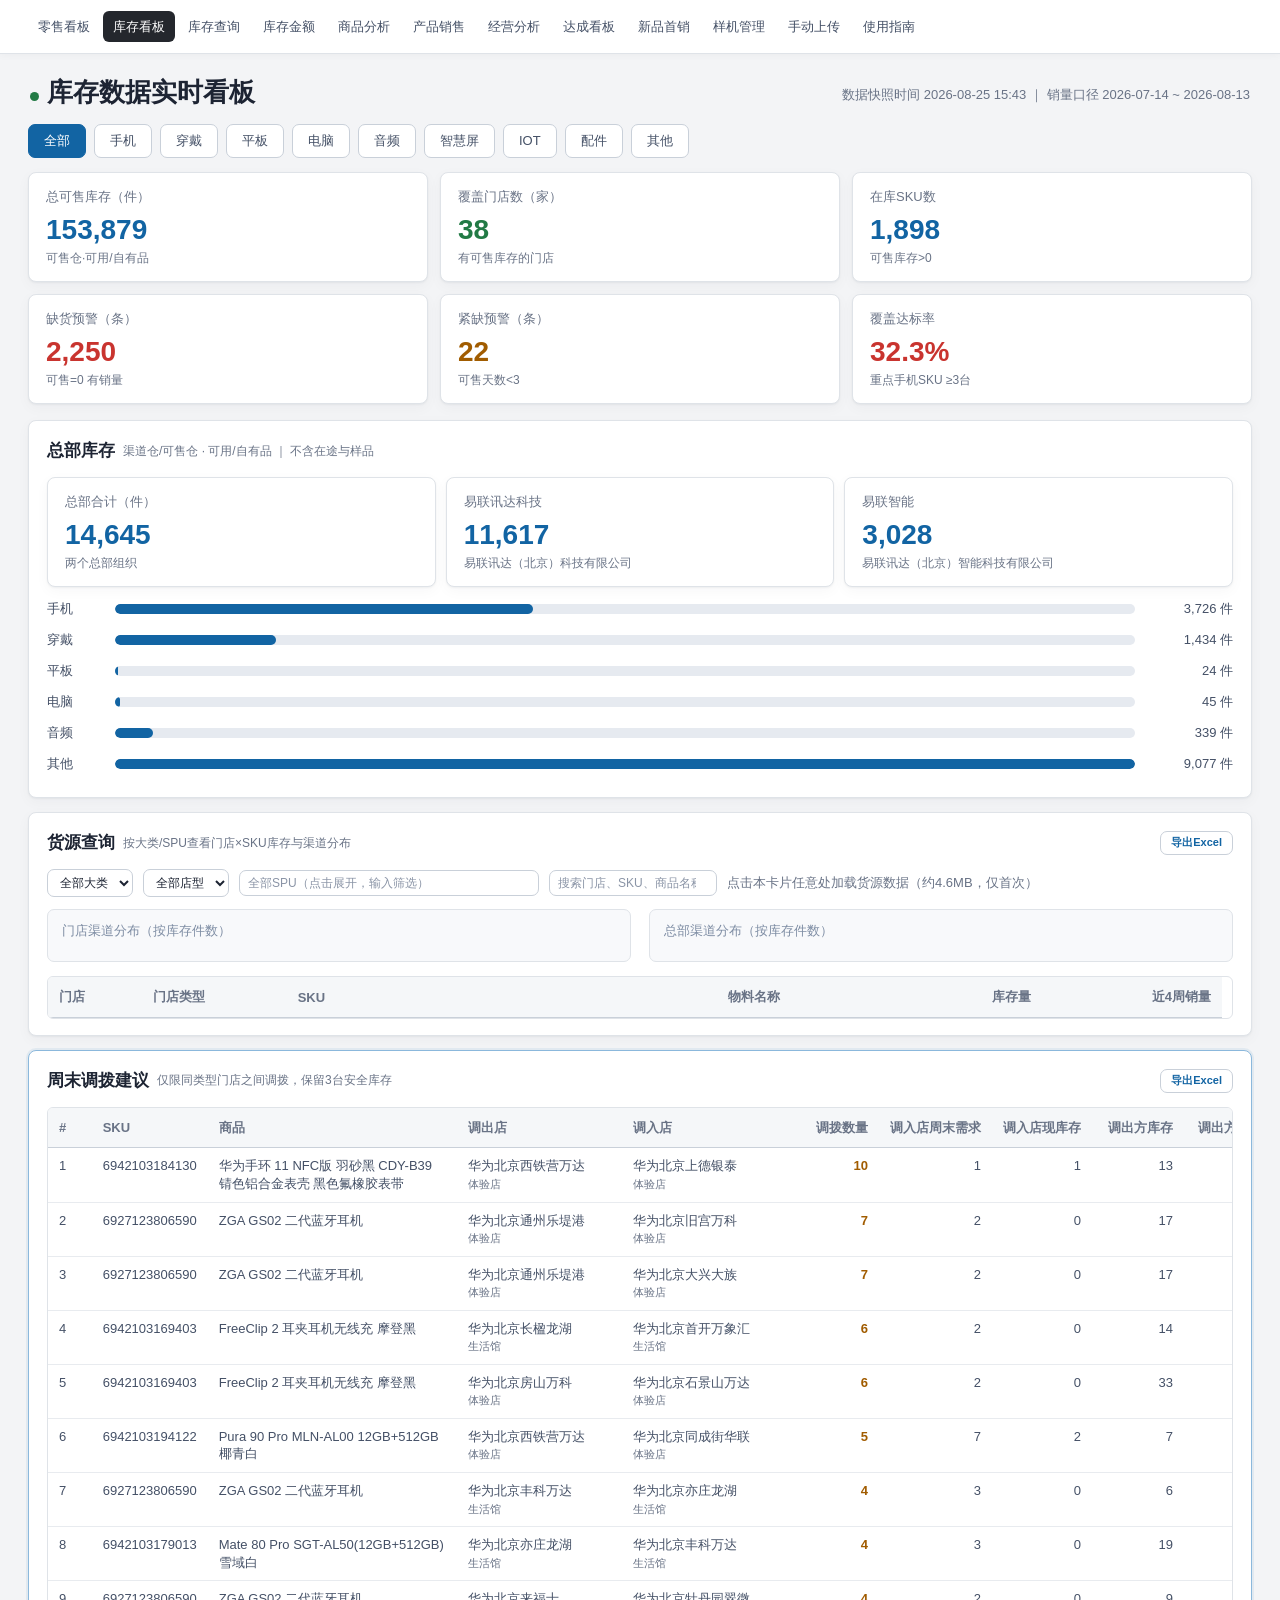
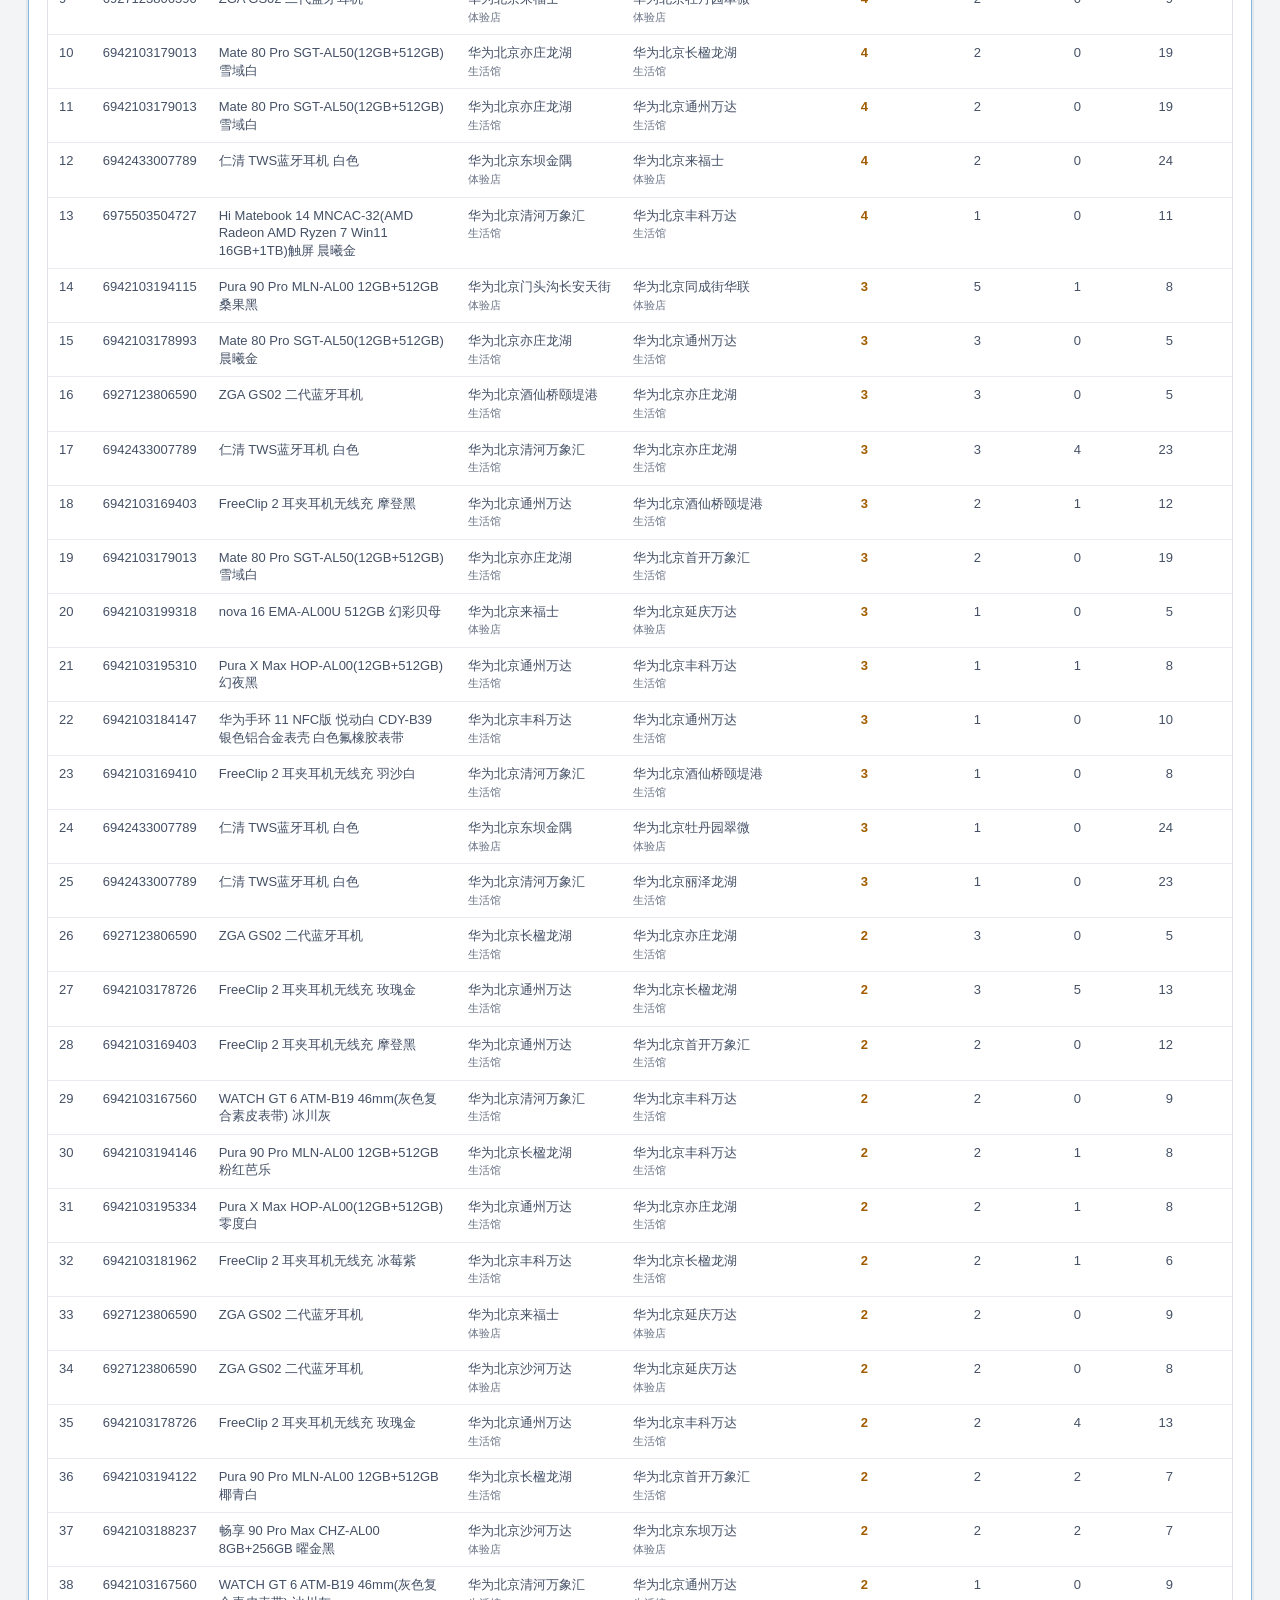
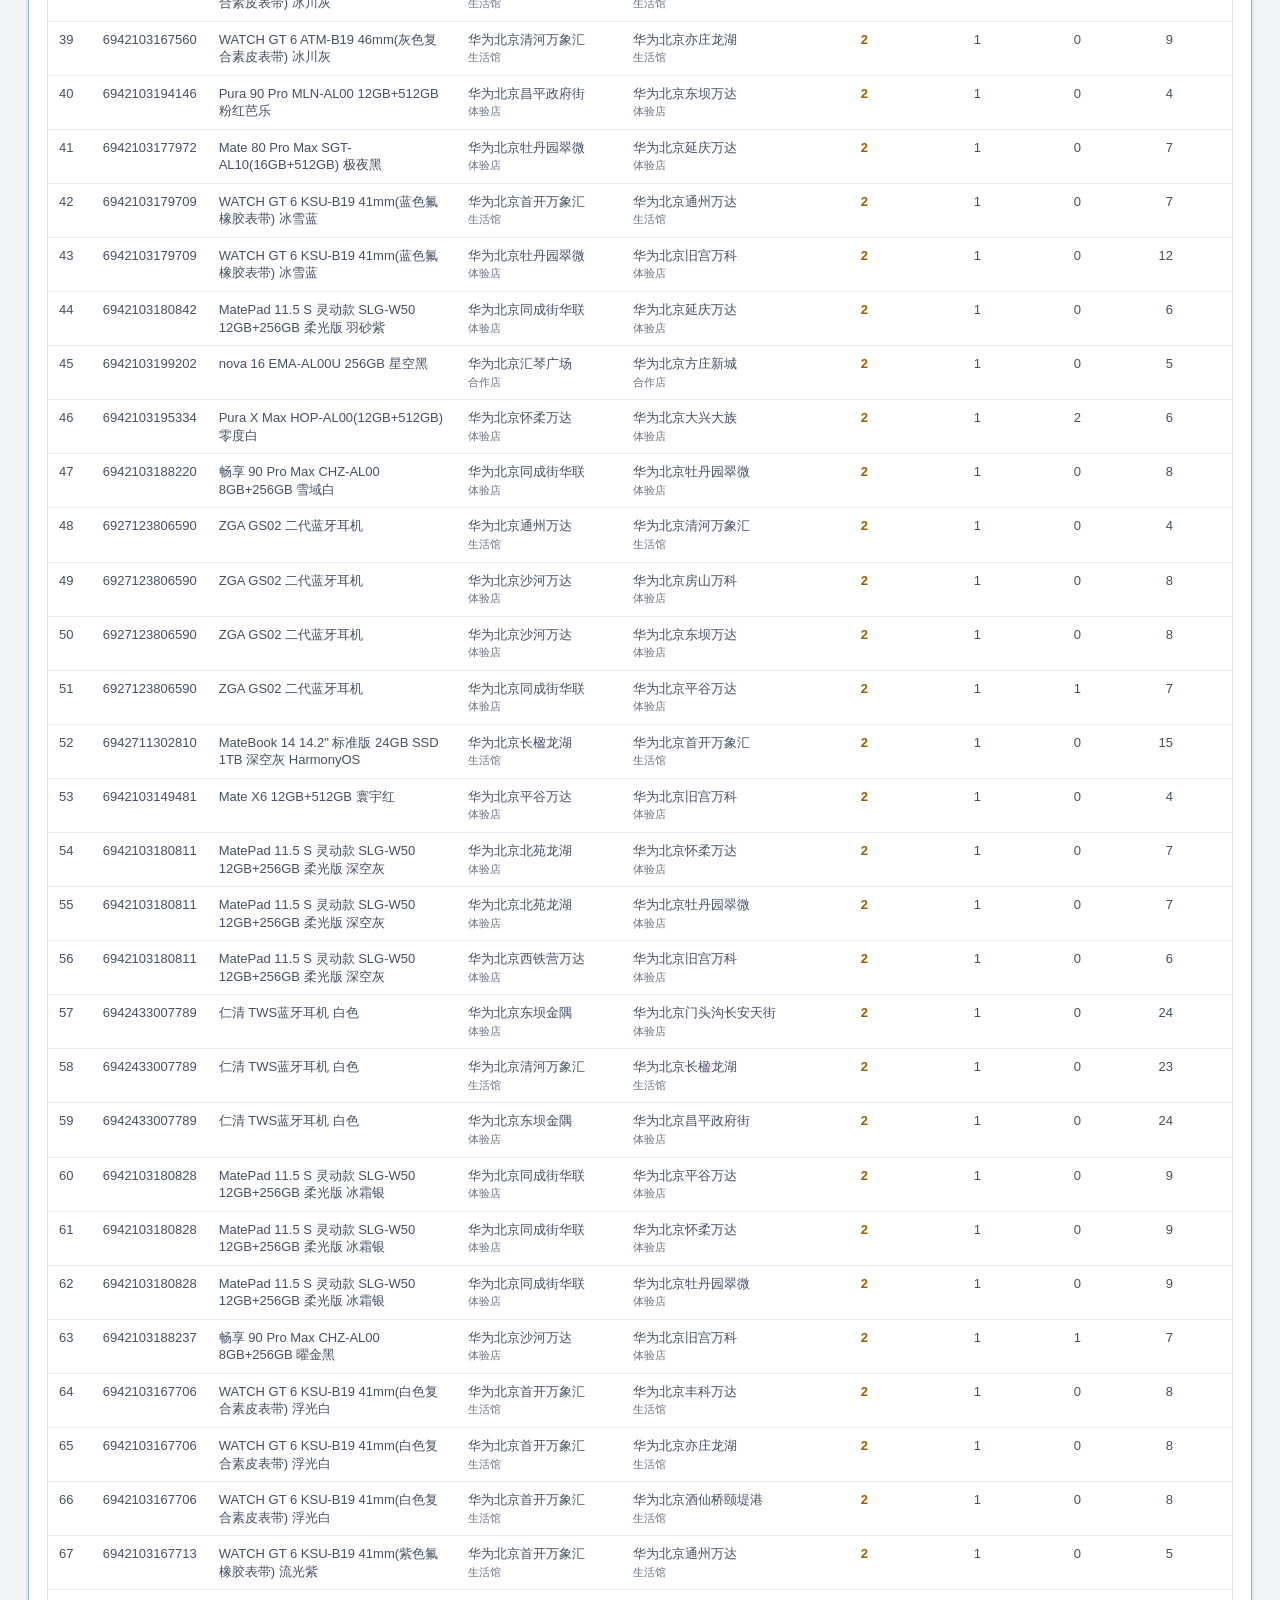
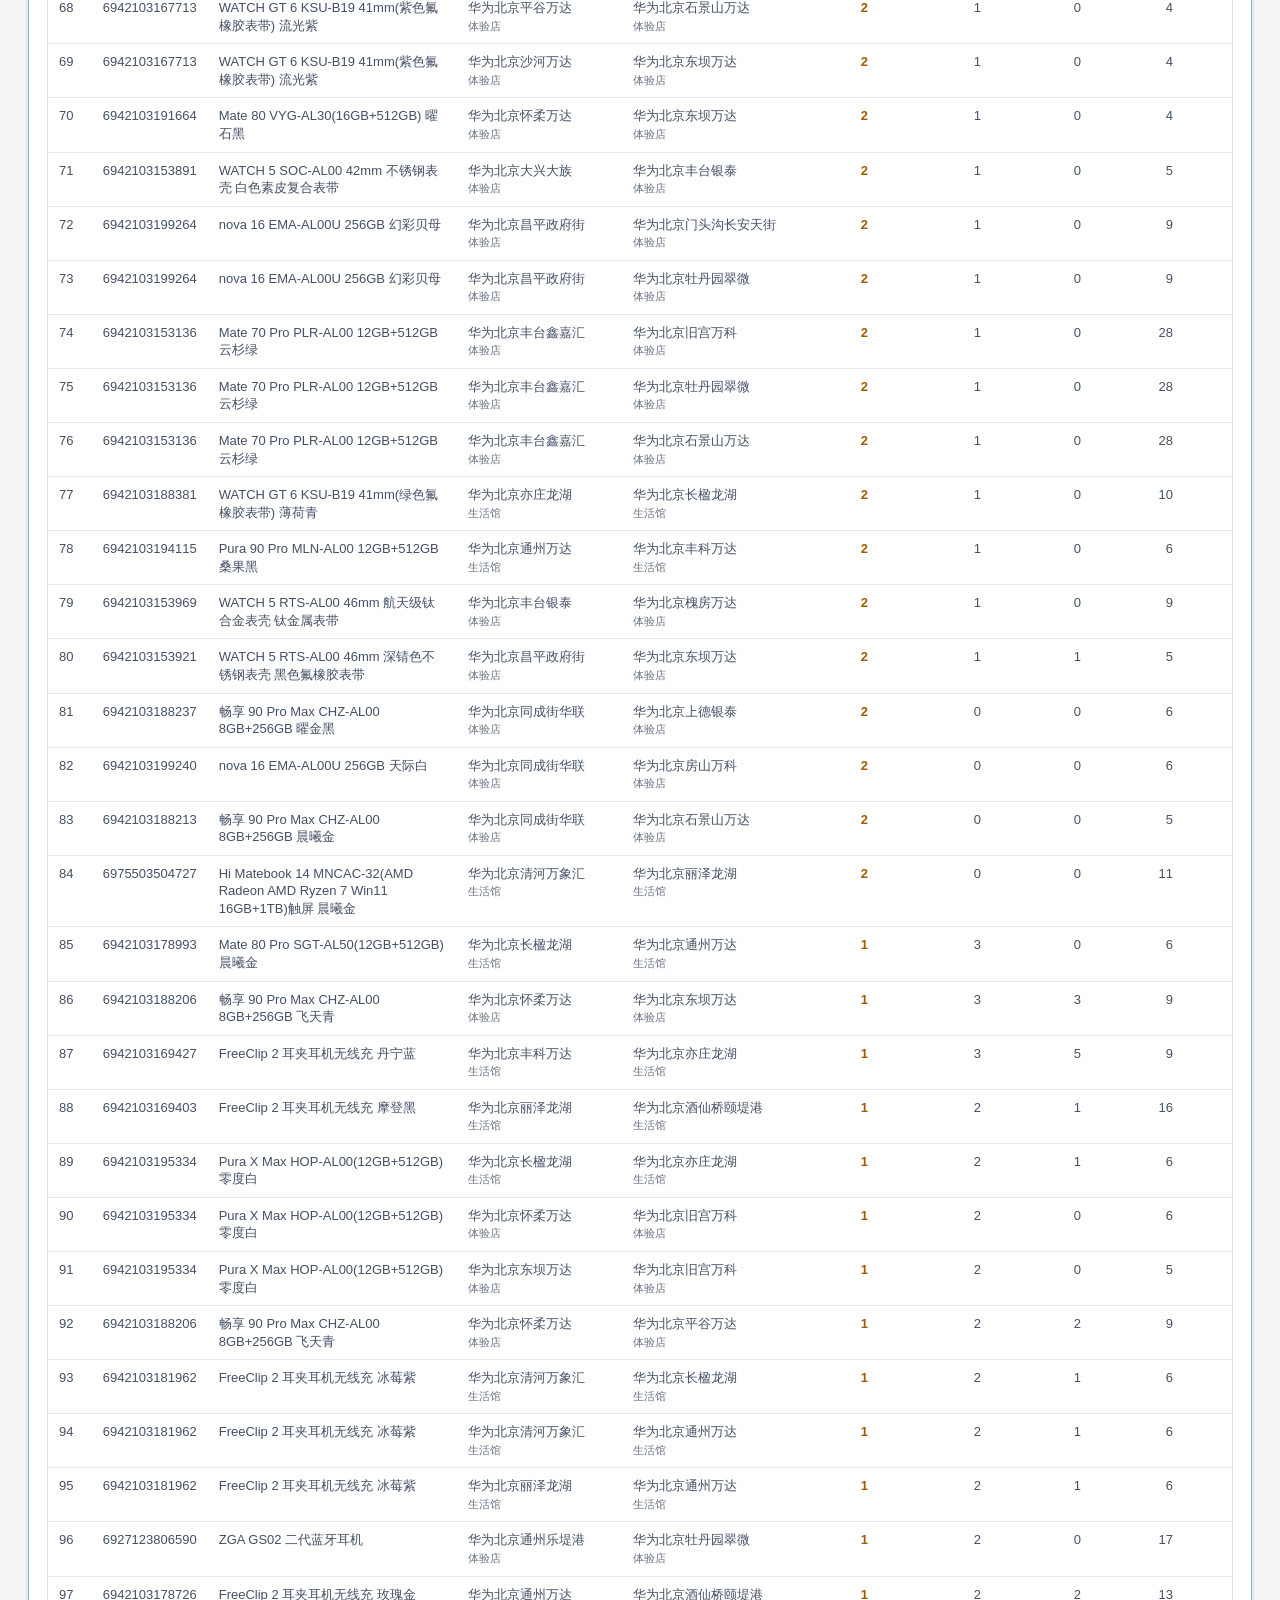
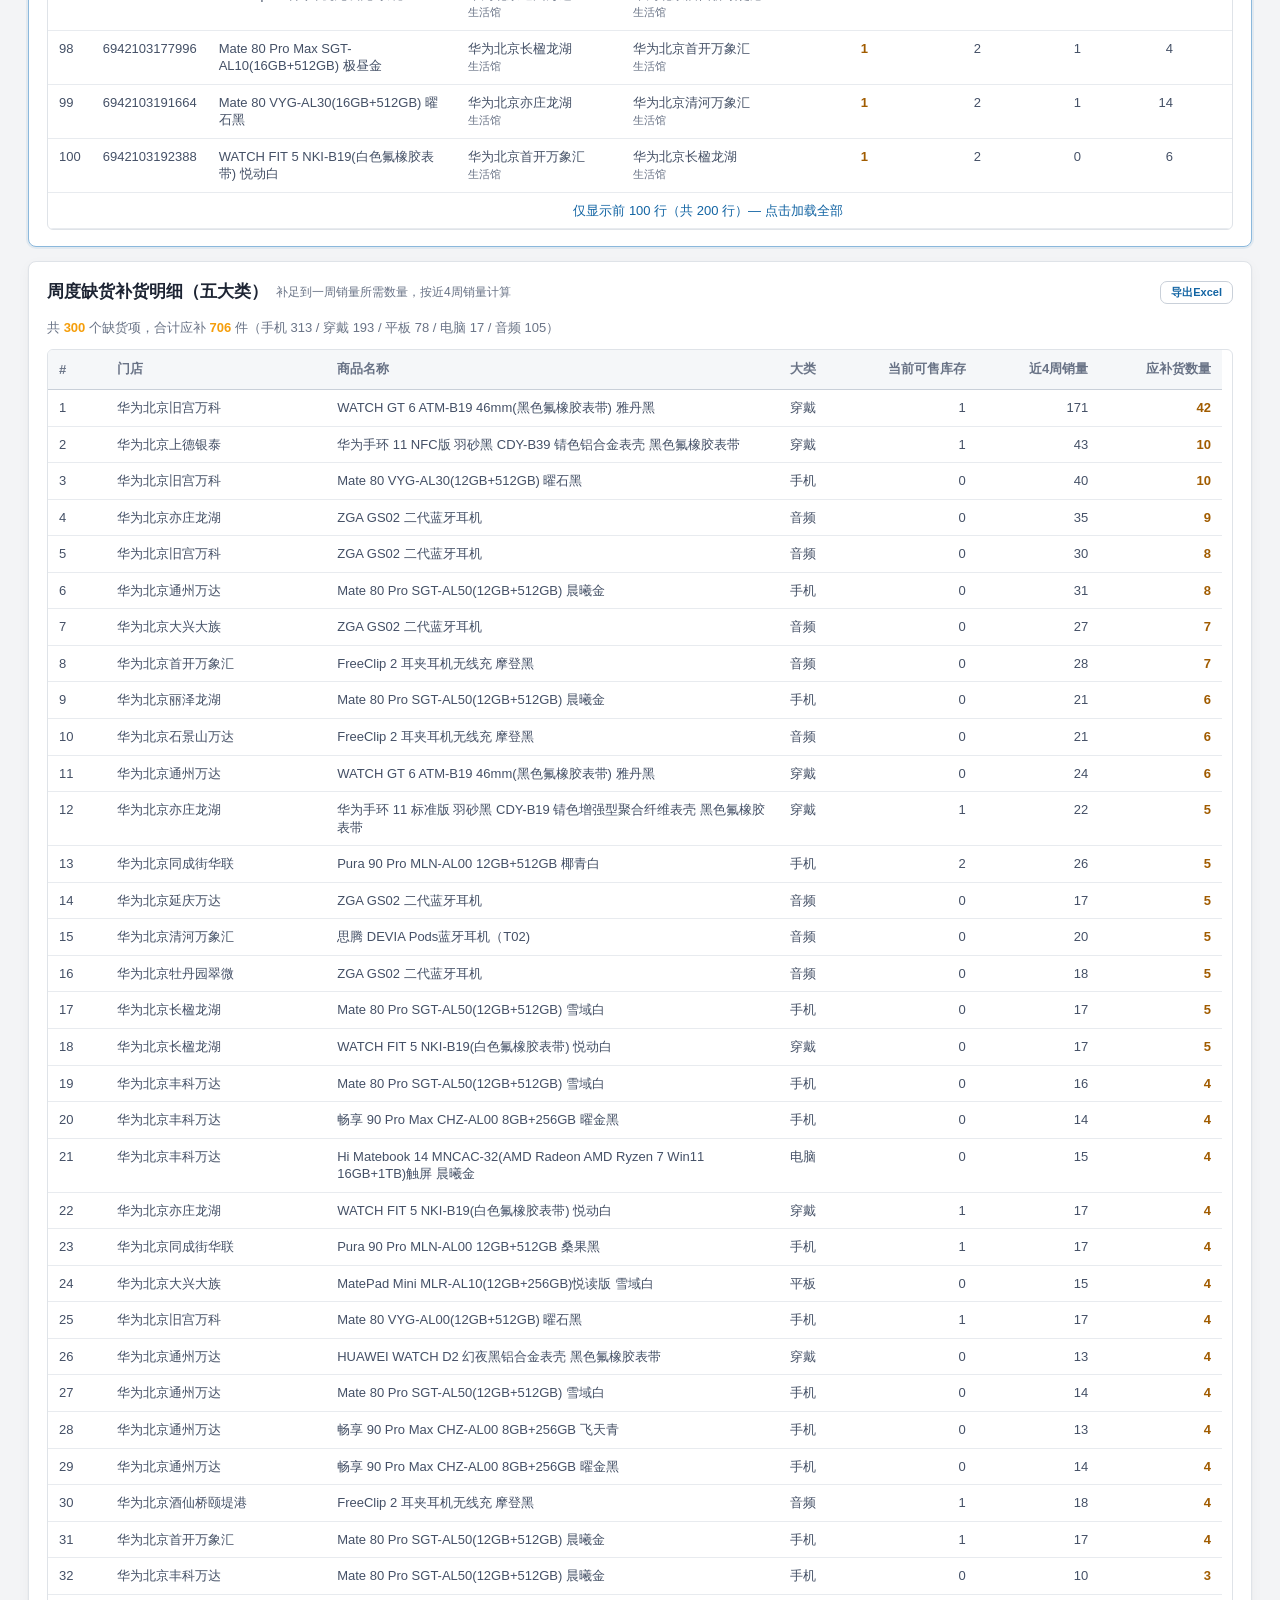
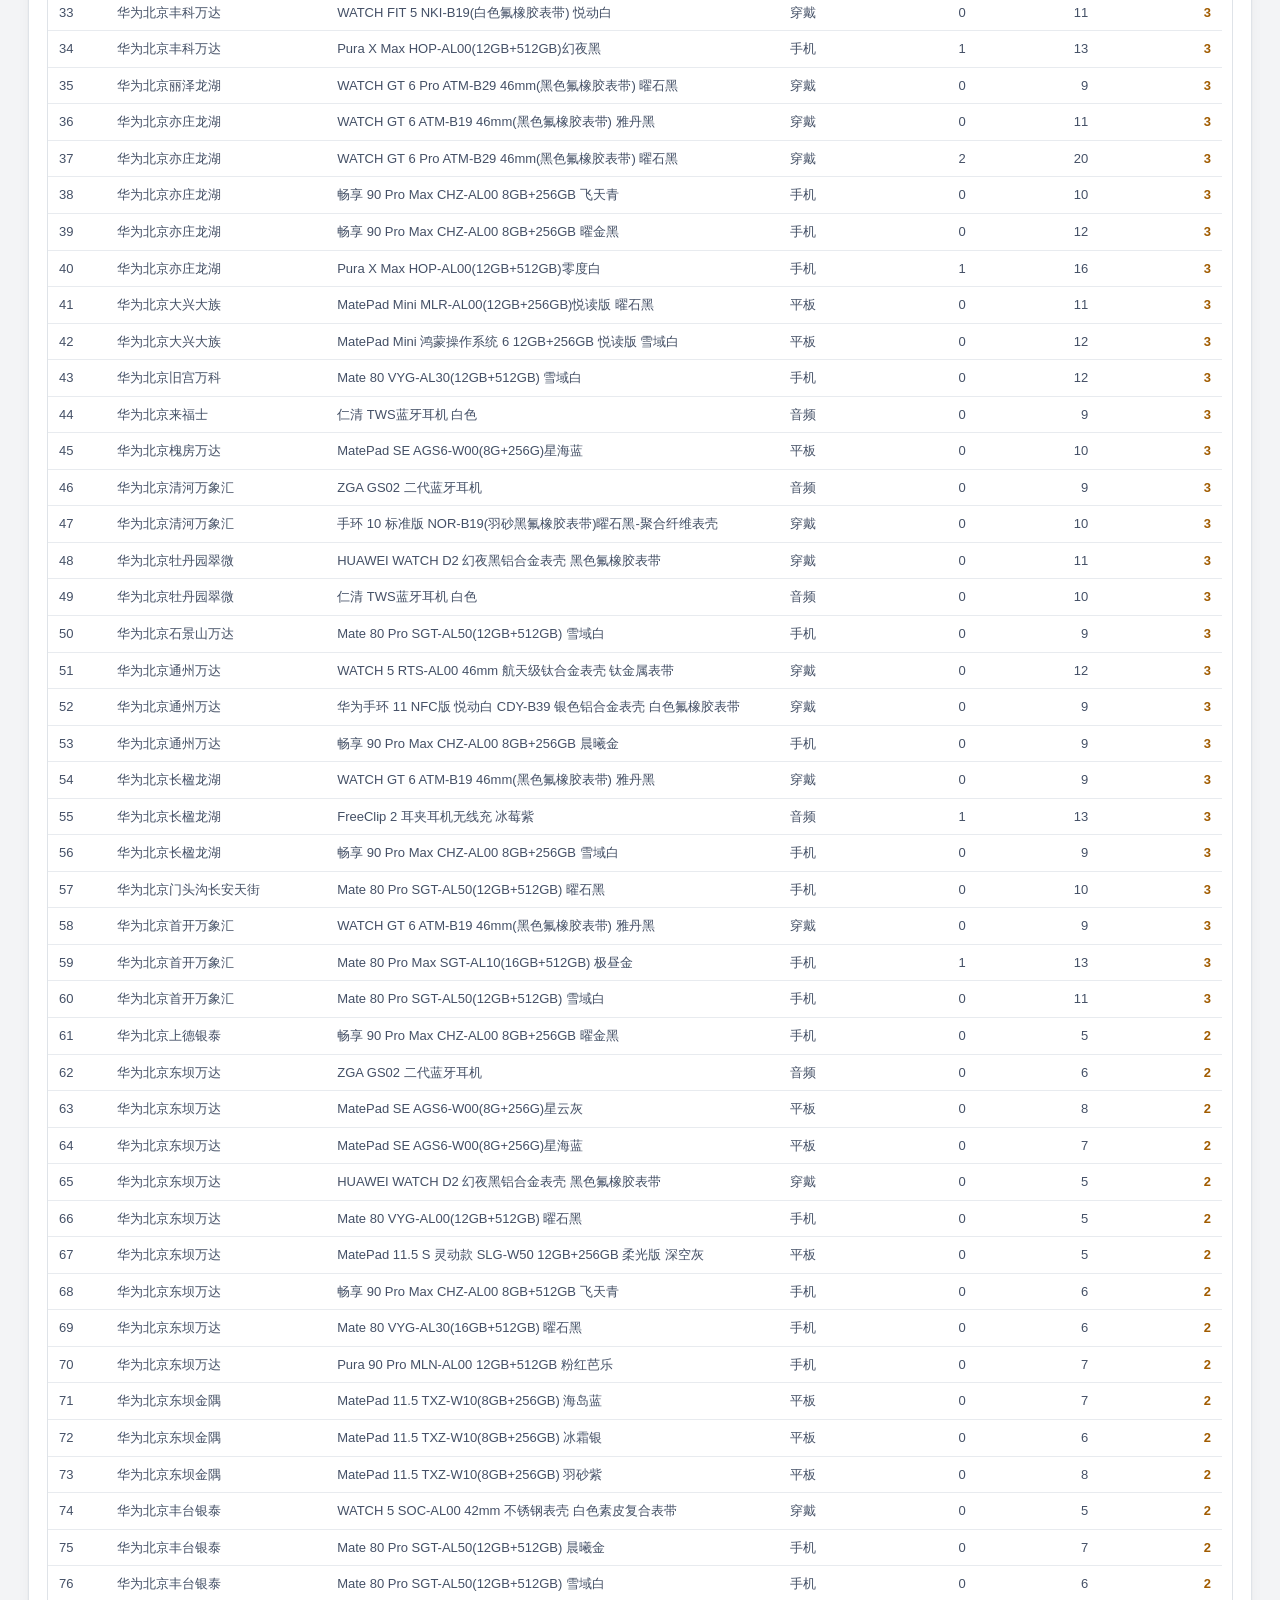
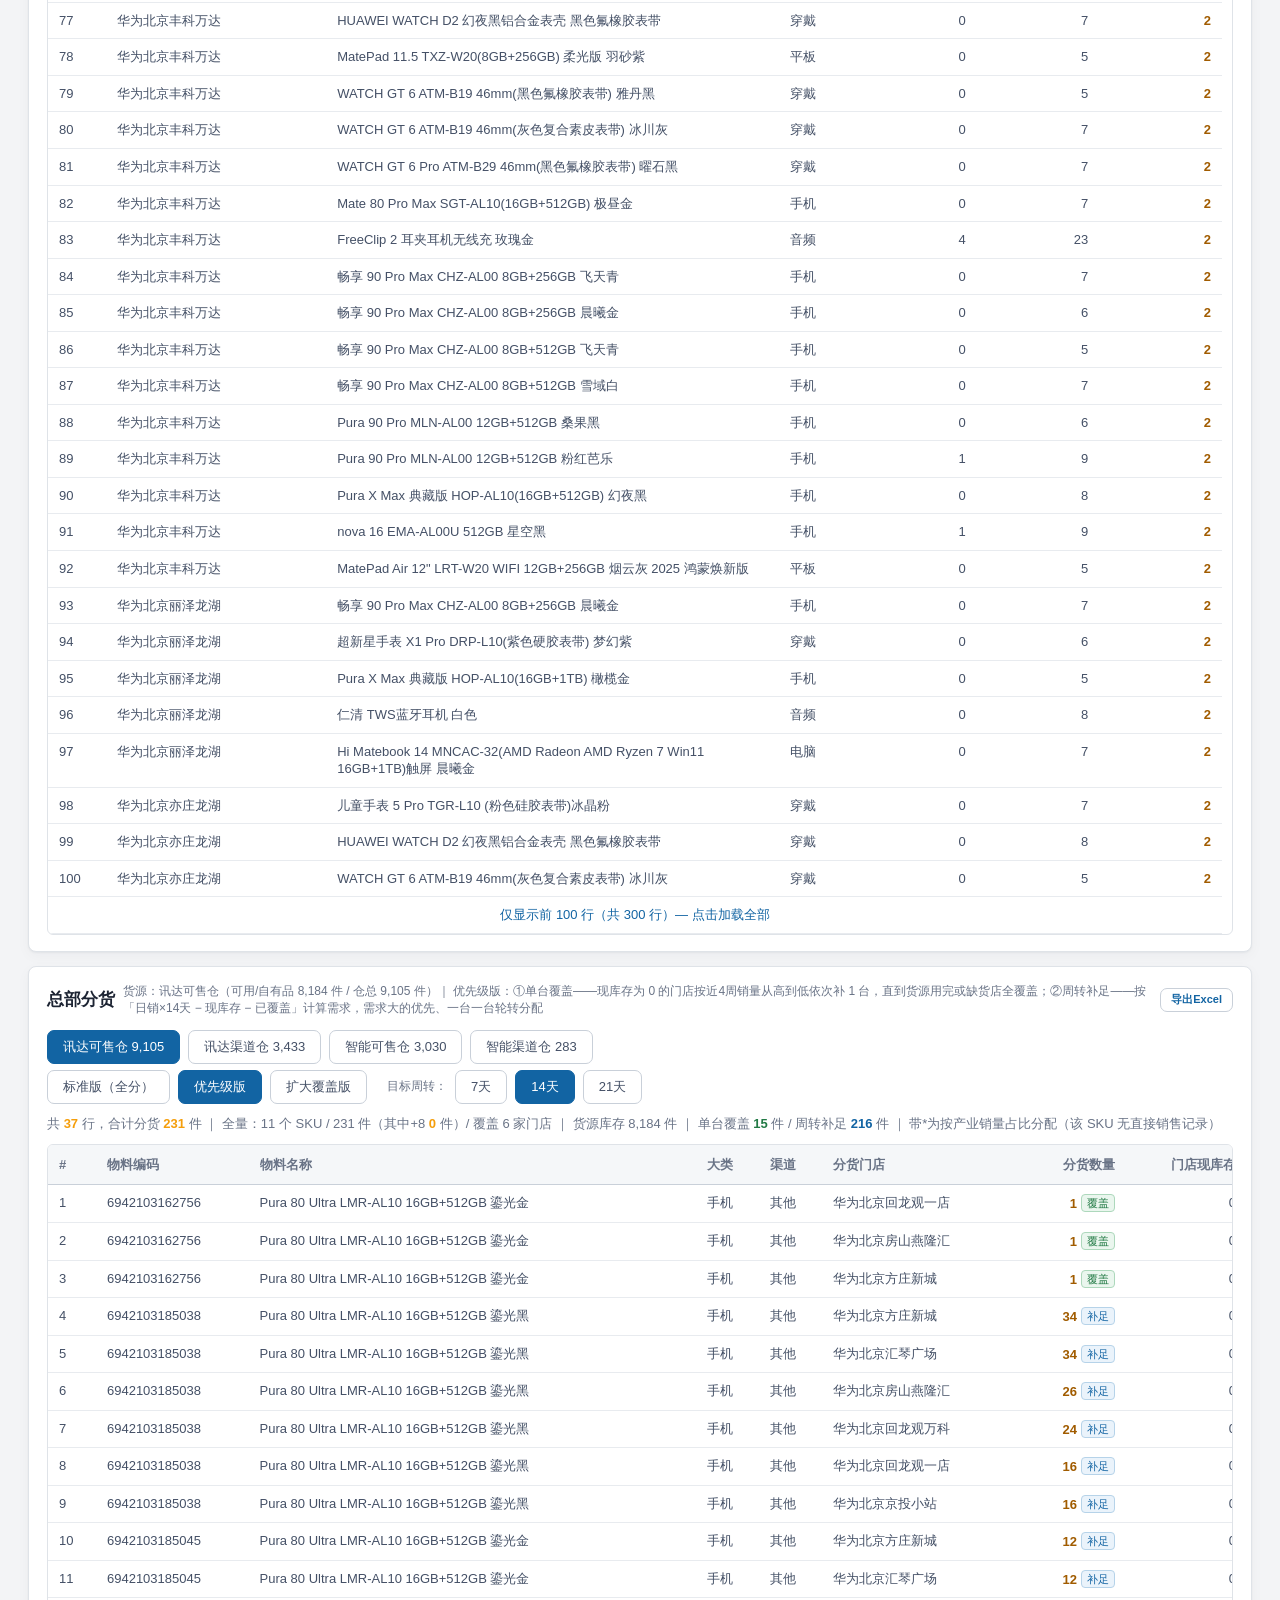
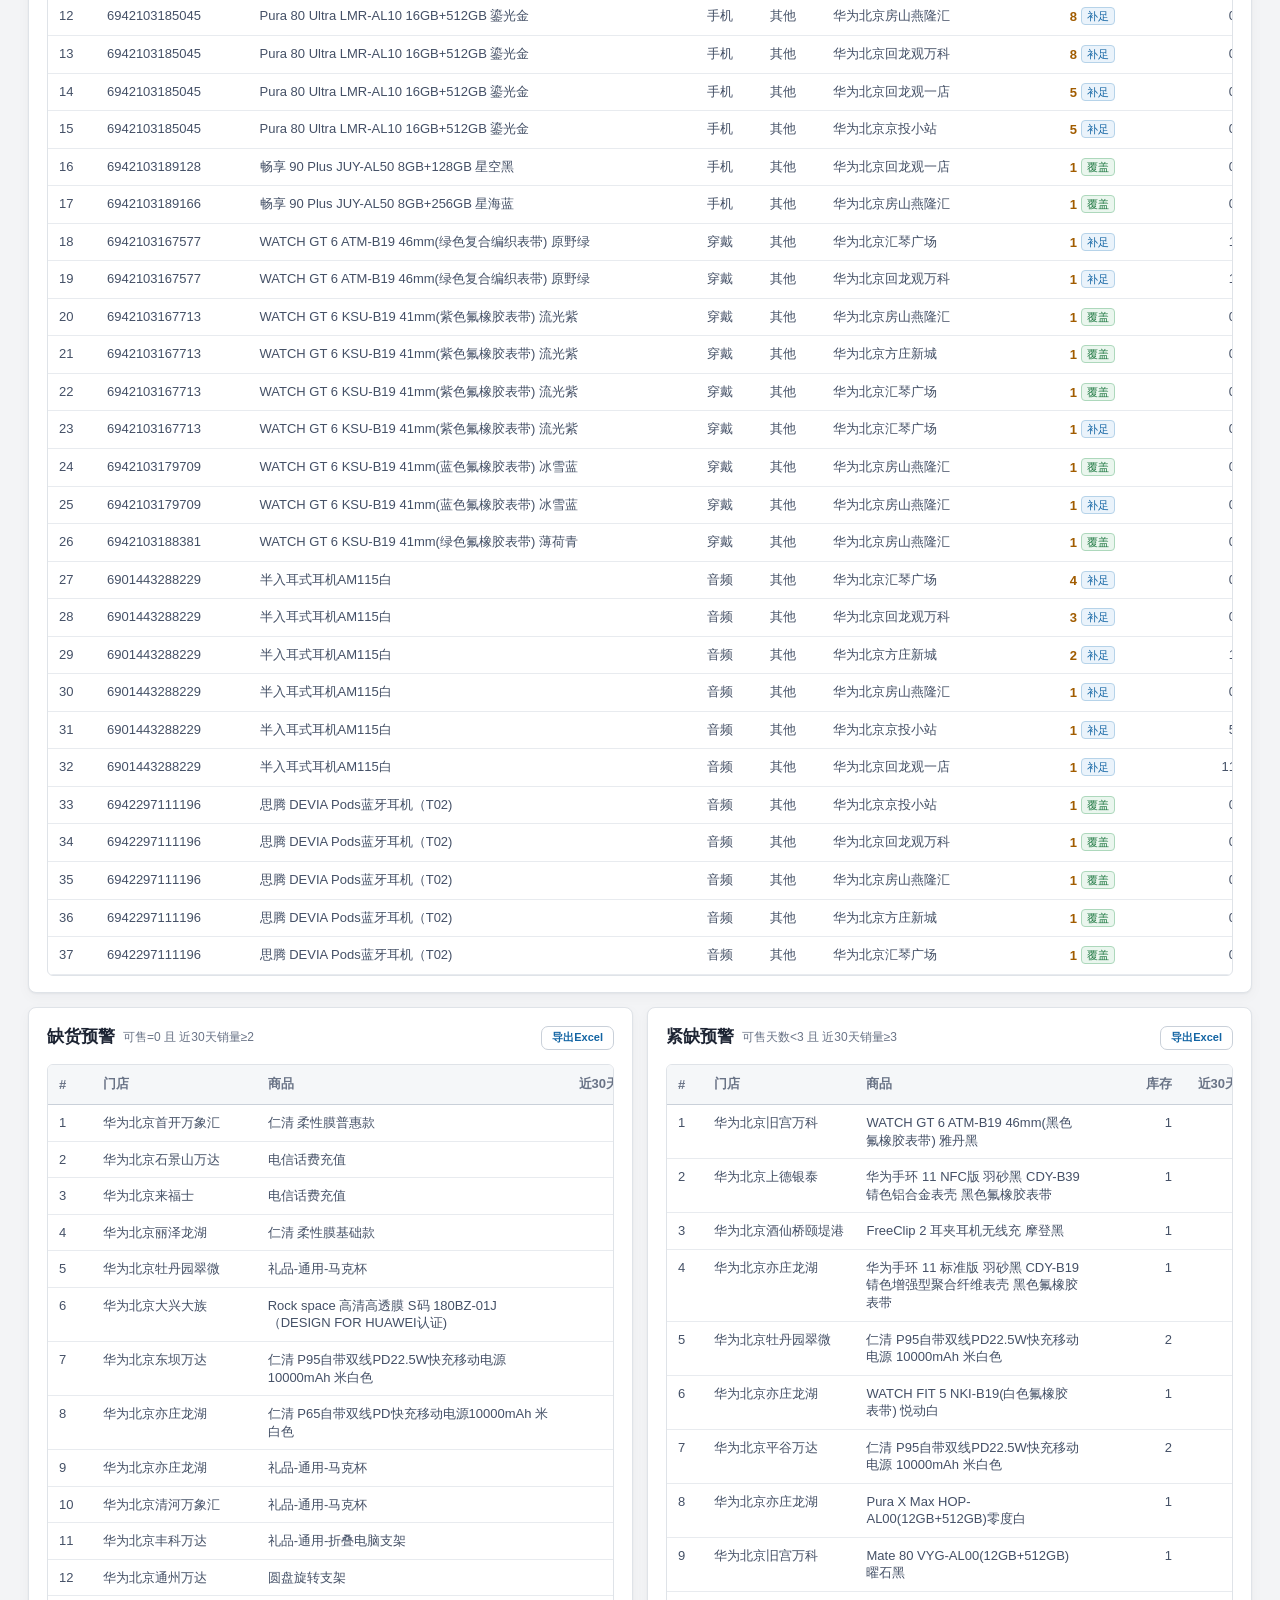
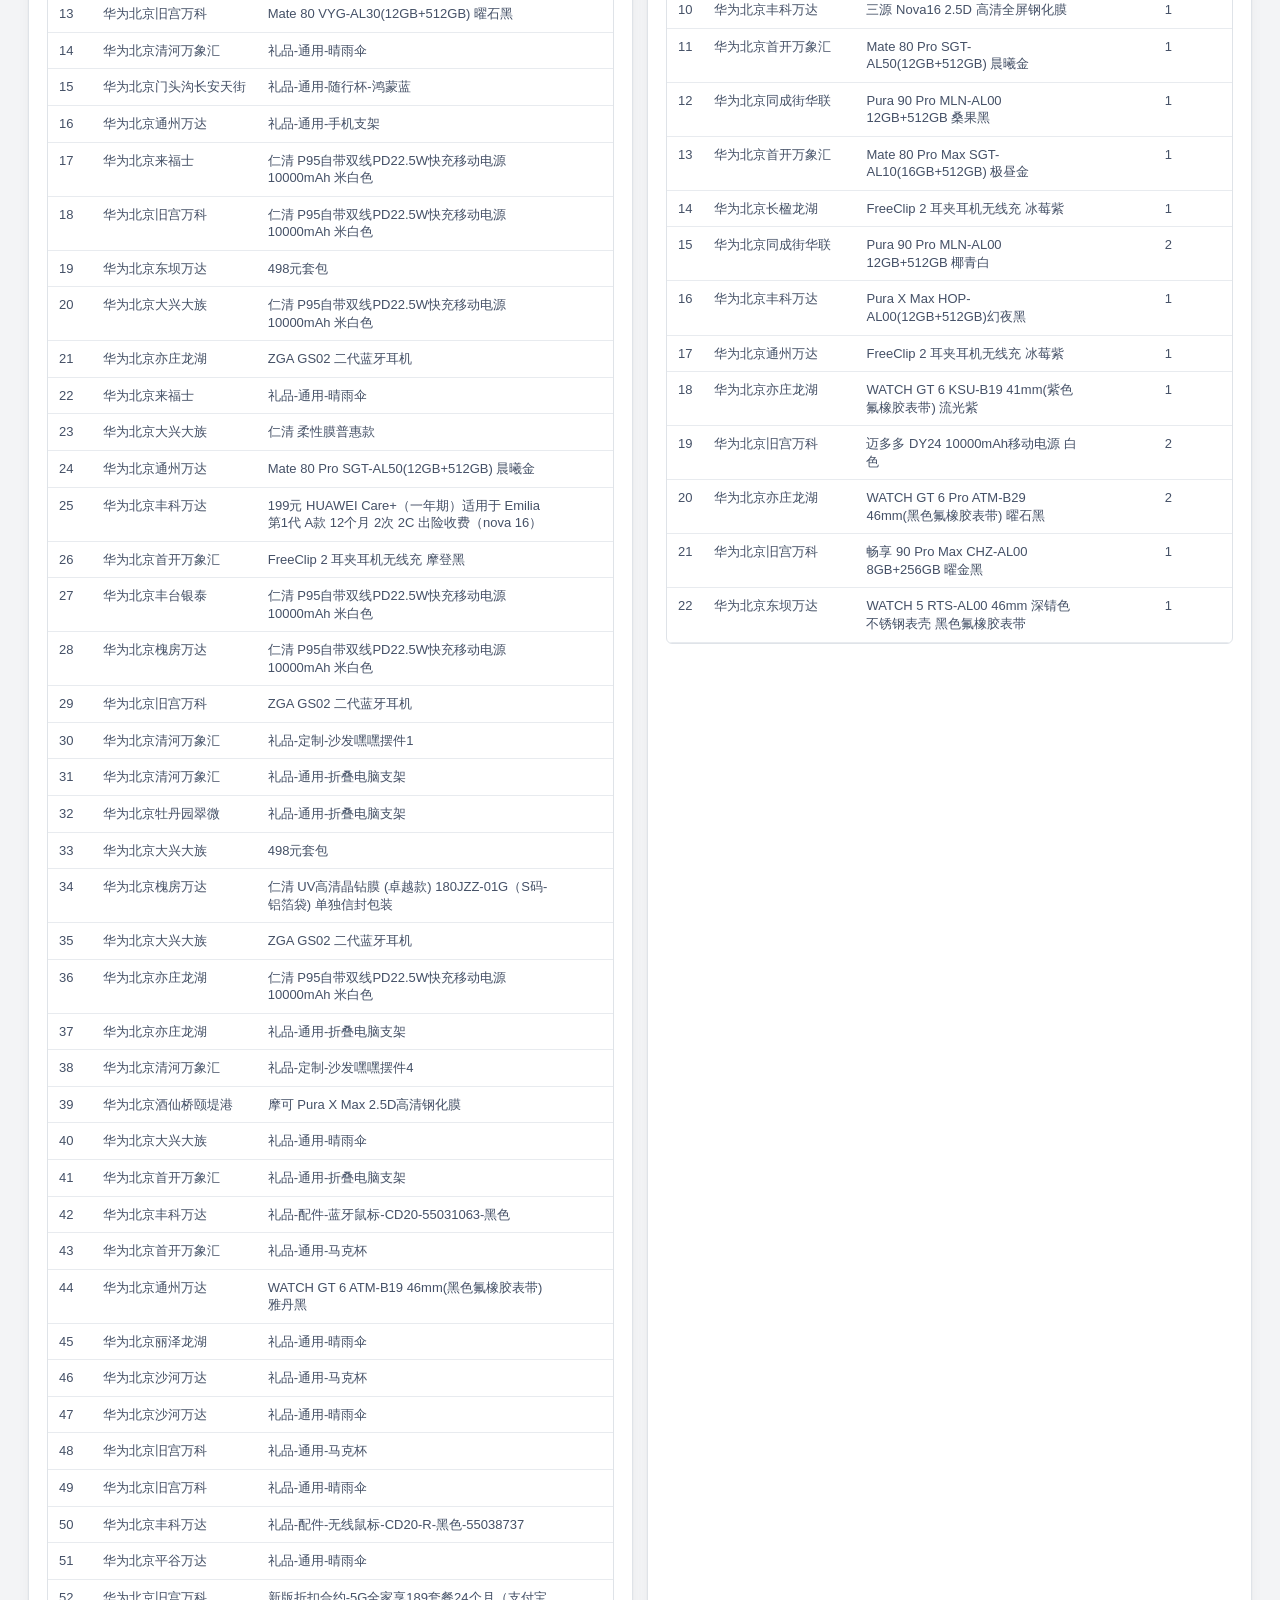
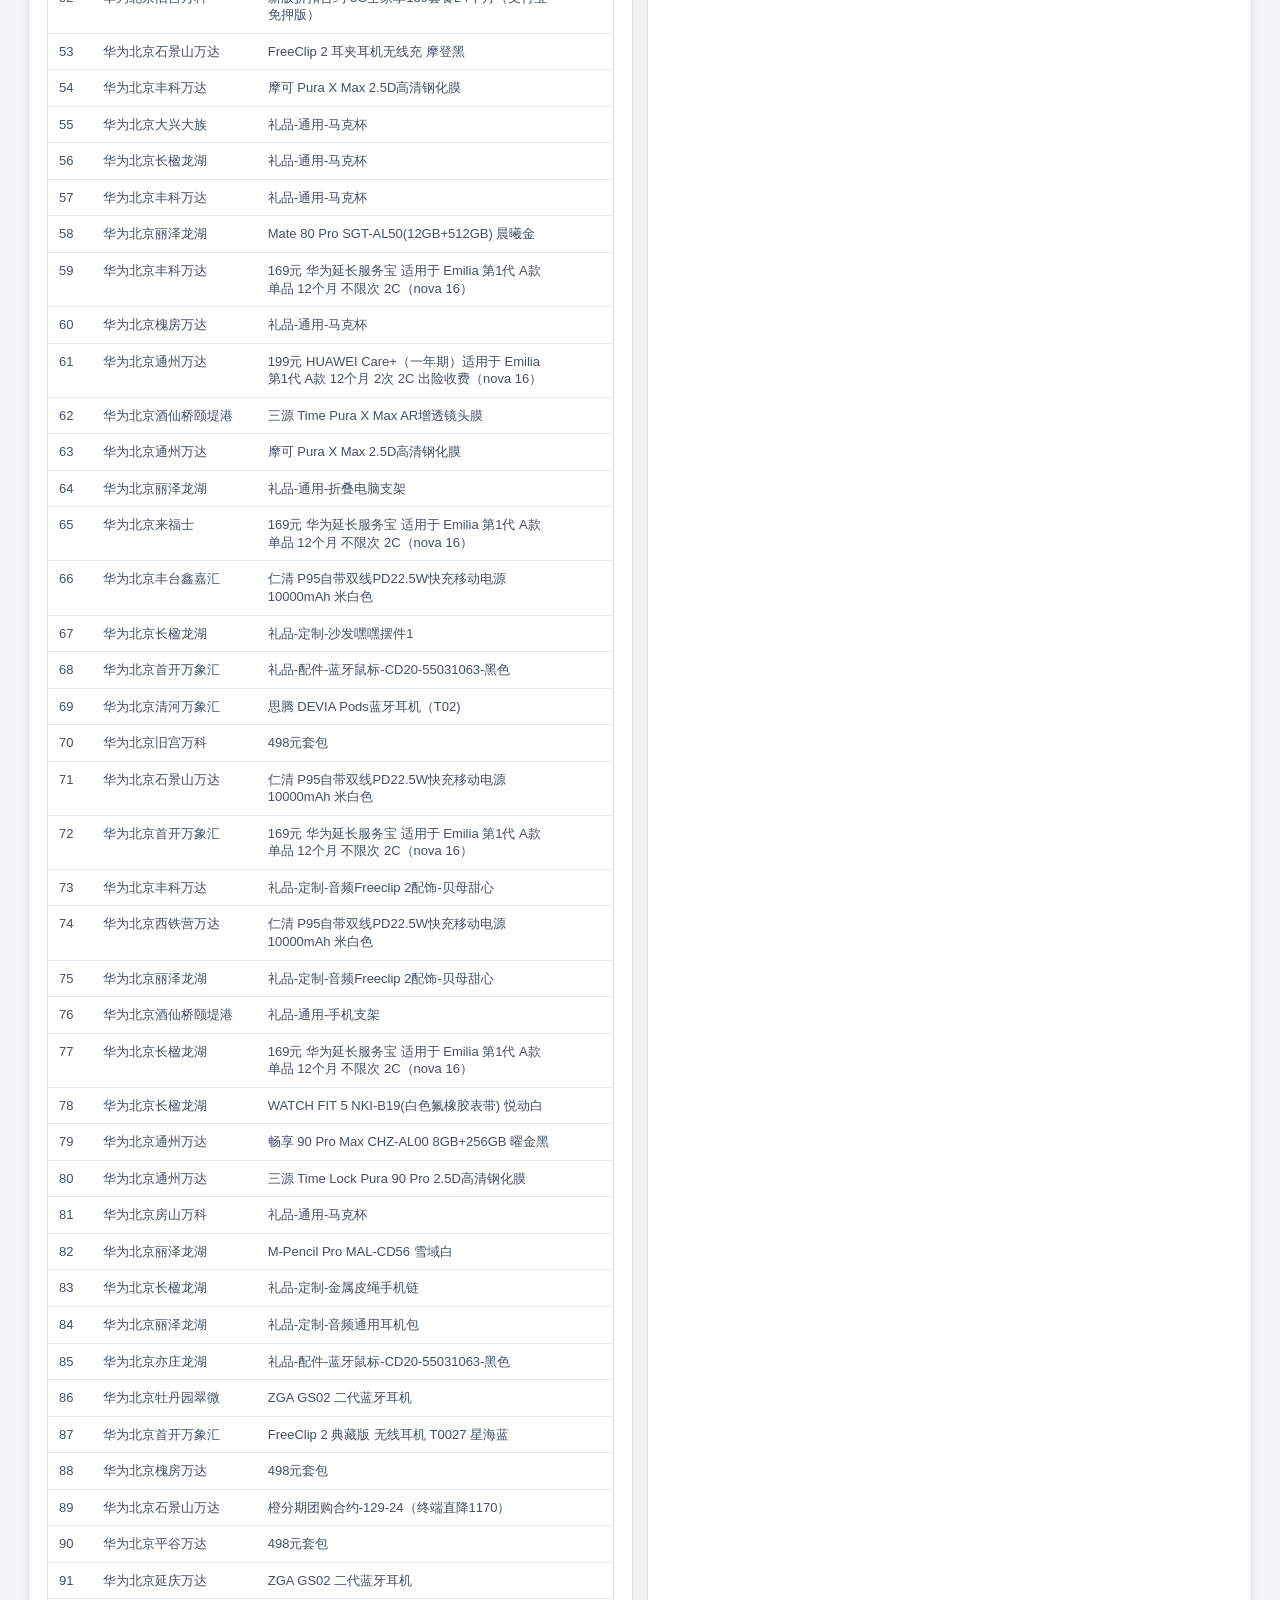
<file: inventory.html>
<!DOCTYPE html>
<html lang="zh-CN">
<head>
<meta charset="UTF-8">
<meta name="viewport" content="width=device-width, initial-scale=1.0, maximum-scale=1.0">
<title>库存数据实时看板</title>
<style>
  * { margin:0; padding:0; box-sizing:border-box; }
  body { background:#0d1420; color:#dbe4f0; font-family:"Microsoft YaHei","PingFang SC",-apple-system,sans-serif; padding:16px; min-height:100vh; }
  .nav { display:flex; gap:16px; font-size:13px; margin-bottom:12px; }
  .nav a { color:#7d8ca3; text-decoration:none; padding:4px 10px; border-radius:6px; border:1px solid #1f2c42; }
  .nav a.cur { color:#fff; background:#16202f; border-color:#2563eb; }
  .nav a:hover { color:#dbe4f0; }
  .auto-sw { margin-left:auto; display:flex; align-items:center; gap:6px; font-size:12px; color:#7d8ca3; flex-wrap:wrap; }
  .switch { position:relative; width:34px; height:18px; display:inline-block; flex-shrink:0; }
  .switch input { display:none; }
  .switch i { position:absolute; inset:0; background:#1f2c42; border-radius:18px; transition:.2s; cursor:pointer; }
  .switch i::after { content:""; position:absolute; width:14px; height:14px; left:2px; top:2px; background:#7d8ca3; border-radius:50%; transition:.2s; }
  .switch input:checked + i { background:#059669; }
  .switch input:checked + i::after { transform:translateX(16px); background:#fff; }
  .sw-hint { font-size:11px; color:#f59e0b; display:none; }
  .sw-hint.show { display:inline; }
  .wk-summary { font-size:12px; color:#7d8ca3; margin-bottom:10px; line-height:1.6; }
  .wk-summary b { color:#f59e0b; }
  .replen { color:#f59e0b; font-weight:700; }
  .p8 { color:#f59e0b; font-weight:700; }
  tr.p8row td { background:rgba(245,158,11,.05); }
  .ph1, .ph2 { display:inline-block; margin-left:4px; padding:0 5px; border-radius:4px; font-size:11px; font-weight:400; line-height:16px; vertical-align:1px; }
  .ph1 { color:#34d399; background:rgba(52,211,153,.12); border:1px solid rgba(52,211,153,.4); }
  .ph2 { color:#60a5fa; background:rgba(96,165,250,.12); border:1px solid rgba(96,165,250,.4); }
  .filters { display:flex; gap:8px; flex-wrap:wrap; margin-bottom:14px; }
  .filters button { background:#121a28; color:#7d8ca3; border:1px solid #1f2c42; border-radius:16px; padding:5px 14px; font-size:12px; cursor:pointer; }
  .filters button:hover { color:#dbe4f0; }
  .filters button.cur { background:#2563eb; color:#fff; border-color:#2563eb; }
  .header { display:flex; align-items:center; justify-content:space-between; flex-wrap:wrap; gap:8px; margin-bottom:14px; }
  .header h1 { font-size:19px; font-weight:600; color:#fff; letter-spacing:1px; }
  .dot { display:inline-block; width:9px; height:9px; border-radius:50%; background:#34d399; margin-right:8px; box-shadow:0 0 8px #34d399; animation:pulse 2s infinite; }
  @keyframes pulse { 0%,100%{opacity:1;} 50%{opacity:.4;} }
  .meta { font-size:12px; color:#7d8ca3; }
  .kpis { display:grid; grid-template-columns:repeat(6,1fr); gap:10px; margin-bottom:14px; }
  .kpi { background:linear-gradient(145deg,#16202f,#121a28); border:1px solid #1f2c42; border-radius:12px; padding:12px 14px; }
  .kpi .label { font-size:12px; color:#7d8ca3; margin-bottom:5px; }
  .kpi .value { font-size:20px; font-weight:700; color:#fff; font-variant-numeric:tabular-nums; }
  .kpi .sub { font-size:11px; margin-top:3px; color:#5c6b82; }
  .hq-bar { display:flex; align-items:center; gap:8px; margin:4px 0; font-size:12px; }
  .hq-bar .hb-l { width:60px; color:#a8b8cc; flex-shrink:0; }
  .hq-bar .hb-t { flex:1; height:10px; background:#182234; border-radius:5px; overflow:hidden; }
  .hq-bar .hb-f { height:100%; background:#2563eb; border-radius:5px; }
  .hq-bar .hb-v { width:90px; text-align:right; color:#c4d0e0; font-variant-numeric:tabular-nums; flex-shrink:0; }
  .up { color:#34d399; } .down { color:#f87171; } .accent { color:#60a5fa; } .warn { color:#f59e0b; }
  .grid2 { display:grid; grid-template-columns:1fr 1fr; gap:10px; margin-top:10px; }
  .card { background:#121a28; border:1px solid #1f2c42; border-radius:12px; padding:13px 15px; margin-top:10px; }
  .grid2 .card { margin-top:0; }
  .card h2 { font-size:14px; font-weight:600; color:#a8b8cc; margin-bottom:10px; display:flex; align-items:center; }
  .card h2 .tag { font-size:11px; color:#5c6b82; font-weight:400; margin-left:8px; flex:1; }
  .card.hot { border-color:#7c3aed; box-shadow:0 0 14px rgba(124,58,237,.25); }
  .exp-btn { background:#16202f; border:1px solid #1f2c42; color:#7d8ca3; font-size:11px; border-radius:6px; padding:3px 10px; cursor:pointer; text-decoration:none; white-space:nowrap; }
  .exp-btn:hover { color:#fff; border-color:#2563eb; }
  .tscroll { overflow-x:auto; }
  table { width:100%; border-collapse:collapse; font-size:12px; min-width:560px; }
  th { text-align:left; color:#5c6b82; font-weight:400; padding:4px 6px; border-bottom:1px solid #1f2c42; white-space:nowrap; }
  td { padding:5px 6px; border-bottom:1px solid #182234; color:#c4d0e0; vertical-align:top; }
  td.num, th.num { text-align:right; font-variant-numeric:tabular-nums; white-space:nowrap; }
  /* 商品名称列：不截断，允许换行显示全名 */
  td.pname { white-space:normal; word-break:break-word; min-width:220px; max-width:340px; line-height:1.5; }
  .qty { color:#f59e0b; font-weight:700; }
  .zero { color:#f87171; font-weight:700; }
  .ratebar { display:inline-block; width:110px; height:10px; background:#0d1420; border-radius:3px; overflow:hidden; vertical-align:middle; margin-right:8px; }
  .ratebar i { display:block; height:100%; background:linear-gradient(90deg,#2563eb,#60a5fa); }
  .ratebar.low i { background:linear-gradient(90deg,#b91c1c,#f87171); }
  .ratebar.mid i { background:linear-gradient(90deg,#b45309,#f59e0b); }
  tr.clickable { cursor:pointer; }
  tr.clickable:hover td { background:#16202f; }
  tr.sublist td { background:#0d1420; color:#7d8ca3; font-size:11px; padding:8px 12px; white-space:normal; word-break:break-word; }
  .bar-row { display:flex; align-items:center; gap:8px; margin:7px 0; font-size:12px; }
  .bar-row .name { width:150px; flex-shrink:0; color:#a8b8cc; white-space:nowrap; overflow:hidden; text-overflow:ellipsis; }
  .bar-row .track { flex:1; height:14px; background:#0d1420; border-radius:4px; overflow:hidden; }
  .bar-row .fill { height:100%; border-radius:4px; background:linear-gradient(90deg,#0d9488,#2dd4bf); }
  .bar-row .val { width:130px; text-align:right; color:#dbe4f0; font-variant-numeric:tabular-nums; flex-shrink:0; font-size:11px; }
  /* 货源查询卡片 */
  .src-sel { background:#16202f; border:1px solid #1f2c42; color:#dbe4f0; font-size:12px;
    border-radius:6px; padding:5px 8px; max-width:300px; }
  .src-sel:focus { outline:none; border-color:#2563eb; }
  /* SPU 可搜索下拉（避免一次性渲染数百个 option 造成卡顿） */
  .src-combo { position:relative; display:inline-block; }
  .src-combo-input { width:300px; }
  .src-combo-list { position:absolute; top:calc(100% + 2px); left:0; z-index:60; width:380px;
    max-width:80vw; max-height:300px; overflow-y:auto; background:#16202f; border:1px solid #1f2c42;
    border-radius:6px; box-shadow:0 10px 28px rgba(0,0,0,.55); }
  .src-combo-item { padding:6px 10px; font-size:12px; color:#dbe4f0; cursor:pointer;
    white-space:nowrap; overflow:hidden; text-overflow:ellipsis; }
  .src-combo-item:hover, .src-combo-item.cur { background:#1f2c42; }
  .src-combo-item .cnt { color:#5c6b82; margin-left:6px; font-size:11px; }
  .src-combo-more { padding:6px 10px; font-size:11px; color:#5c6b82; text-align:center; }
  .src-chans { display:flex; gap:18px; flex-wrap:wrap; margin:4px 0 10px; }
  .src-chan-col { flex:1; min-width:260px; }
  .src-chan-title { font-size:12px; color:#7d8ca3; margin-bottom:4px; }
  #sourcing th.sortable { cursor:pointer; user-select:none; }
  #sourcing th.sortable:hover { color:#2dd4bf; }
  .catalog-actions { display:flex; gap:6px; margin-left:auto; }
  .catalog-btn { background:#16202f; border:1px solid #334155; color:#cbd5e1; border-radius:6px; padding:4px 10px; cursor:pointer; font-size:11px; }
  .catalog-btn.primary { background:#2563eb; border-color:#2563eb; color:#fff; }
  .catalog-btn.danger { color:#fca5a5; border-color:#7f1d1d; }
  dialog.catalog-modal { width:min(720px,94vw); border:1px solid #334155; border-radius:10px; background:#121a28; color:#dbe4f0; padding:0; box-shadow:0 24px 80px rgba(0,0,0,.65); }
  dialog.catalog-modal::backdrop { background:rgba(0,0,0,.7); }
  .catalog-head,.catalog-foot { display:flex; align-items:center; justify-content:space-between; gap:10px; padding:14px 16px; border-bottom:1px solid #1f2c42; }
  .catalog-foot { border:0; border-top:1px solid #1f2c42; justify-content:flex-end; }
  .catalog-body { padding:16px; display:grid; gap:12px; }
  .catalog-grid { display:grid; grid-template-columns:1fr 1fr; gap:10px; }
  .catalog-field label { display:block; font-size:11px; color:#7d8ca3; margin-bottom:5px; }
  .catalog-field input,.catalog-field select { width:100%; background:#0d1420; border:1px solid #334155; color:#fff; border-radius:6px; padding:8px; }
  .catalog-note { color:#7d8ca3; font-size:11px; line-height:1.6; }
  @media(max-width:640px){.catalog-grid{grid-template-columns:1fr}.catalog-field[style]{grid-column:auto!important}}
  .foot { margin-top:14px; font-size:11px; color:#43516a; text-align:center; }
  @media (max-width: 860px) {
    body { padding:10px; }
    .kpis { grid-template-columns:repeat(2,1fr); gap:8px; }
    .grid2 { grid-template-columns:1fr; }
    .kpi .value { font-size:17px; }
    .bar-row .name { width:110px; }
    .header h1 { font-size:17px; }
    td.pname { min-width:160px; }
  }
  /* 同行高亮: 悬停(浅) + 点击锁定(深一档); !important 覆盖斑马纹/+8/选中行背景; 锁定规则在后, 悬停时仍保持锁定色 */
  tbody tr:hover td { background:rgba(45,212,191,.12) !important; }
  tbody tr.hl td { background:rgba(45,212,191,.22) !important; }
</style>
<link rel="stylesheet" href="apple.css?v=20260822-inventory-desktop1">
<script src="public-runtime.js?v=20260822-public1"></script>
</head>
<body class="inventory-page">
<div class="nav">
  <a href="index.html">零售看板</a>
  <a href="inventory.html" class="cur">库存看板</a>
  <a href="stock.html">库存查询</a>
  <a href="finance.html">库存金额</a>
  <a href="product.html">商品分析</a><a href="sales.html">产品销售</a>
  <a href="insights.html">经营分析</a>
<a href="target.html?v=20260727-entry2">达成看板</a>
  <a href="launch.html">新品首销</a>
  <a href="demo.html">样机管理</a>
<a href="upload.html?v=20260727-entry2">手动上传</a>
  <a href="guide.html">使用指南</a>
  <span class="auto-sw">自动获取数据 <label class="switch"><input type="checkbox" id="autoRefresh"><i></i></label><span class="sw-hint" id="arHint">已关闭，数据将不再自动更新，可手动上传</span></span>
</div>
<div class="header">
  <h1><span class="dot"></span>库存数据实时看板</h1>
  <div class="meta">数据快照时间 <span id="snapshot">-</span> ｜ 销量口径 <span id="salesrange">-</span></div>
</div>
<div class="filters" id="filters"></div>
<div class="kpis" id="kpis"></div>
<div class="card" id="hqCard" style="display:none;margin-top:10px">
  <h2>总部库存<span class="tag">渠道仓/可售仓 · 可用/自有品 ｜ 不含在途与样品</span></h2>
  <div id="hqOrgs" style="display:flex;gap:10px;flex-wrap:wrap;margin-bottom:8px"></div>
  <div id="hqCats"></div>
</div>

<div class="card" id="srcCard">
  <h2>货源查询<span class="tag">按大类/SPU查看门店×SKU库存与渠道分布</span><span class="catalog-actions"><button class="catalog-btn primary" id="catalogManage">管理 SPU / SKU</button><a class="exp-btn" id="srcExport" href="#">导出Excel</a></span></h2>
  <div style="display:flex;gap:10px;flex-wrap:wrap;align-items:center;margin-bottom:8px">
    <select class="src-sel" id="srcCat"><option>全部大类</option></select>
    <select class="src-sel" id="srcStoreType"><option value="">全部店型</option><option>生活馆</option><option>体验店</option><option>合作店</option><option>未分组</option></select>
    <span class="src-combo" id="srcSpuCombo">
      <input type="text" class="src-sel src-combo-input" id="srcSpuInput"
             placeholder="全部SPU（点击展开，输入筛选）" autocomplete="off">
      <div class="src-combo-list" id="srcSpuList" style="display:none"></div>
    </span>
    <input type="search" class="src-sel" id="srcKeyword" placeholder="搜索门店、SKU、商品名称" autocomplete="off">
    <span style="font-size:12px;color:#7d8ca3" id="srcSummary"></span>
  </div>
  <div class="src-chans">
    <div class="src-chan-col"><div class="src-chan-title">门店渠道分布（按库存件数）</div><div id="srcChanStore"></div></div>
    <div class="src-chan-col"><div class="src-chan-title">总部渠道分布（按库存件数）</div><div id="srcChanHq"></div></div>
  </div>
  <div class="tscroll"><table id="sourcing"><thead><tr>
    <th class="sortable" data-k="store">门店</th><th class="sortable" data-k="storeType">门店类型</th>
    <th class="sortable" data-k="sku">SKU</th><th>物料名称</th>
    <th class="sortable num" data-k="stock">库存量</th><th class="sortable num" data-k="sold28">近4周销量</th>
  </tr></thead><tbody></tbody></table></div>
</div>

<dialog class="catalog-modal" id="catalogModal">
  <div class="catalog-head"><strong>SPU / SKU 手动维护</strong><button class="catalog-btn" id="catalogClose">关闭</button></div>
  <div class="catalog-body">
    <div class="catalog-grid">
      <div class="catalog-field"><label>操作</label><select id="catalogAction"><option value="add-spu">新增 SPU</option><option value="remove-spu">删除 SPU</option><option value="add-sku">在 SPU 内新增 SKU</option><option value="remove-sku">从 SPU 删除 SKU</option></select></div>
      <div class="catalog-field"><label>大类</label><select id="catalogCategory"></select></div>
      <div class="catalog-field"><label>SPU</label><input id="catalogSpu" list="catalogSpuList" placeholder="选择现有 SPU 或输入新名称"><datalist id="catalogSpuList"></datalist></div>
      <div class="catalog-field"><label>SKU 商品编码</label><input id="catalogSku" list="catalogSkuList" placeholder="新增/删除 SKU 时填写"><datalist id="catalogSkuList"></datalist></div>
      <div class="catalog-field" style="grid-column:1/-1"><label>SKU 名称</label><input id="catalogSkuName" placeholder="可填写完整物料名称"></div>
    </div>
    <div class="catalog-note">手动维护会单独保存，不改原始库存文件。删除项在后续库存上传后仍保持隐藏；新增项当前没有库存时显示 0，未来匹配到相同编码后自动使用真实库存。</div>
  </div>
  <div class="catalog-foot"><button class="catalog-btn danger" id="catalogReset">恢复原始目录</button><button class="catalog-btn primary" id="catalogSave">保存变更</button></div>
</dialog>

<div class="card hot"><h2>周末调拨建议<span class="tag">仅限同类型门店之间调拨，保留3台安全库存</span><a class="exp-btn" data-table="transfer" href="#">导出Excel</a></h2>
  <div class="tscroll"><table id="transfer"><thead><tr>
    <th>#</th><th>SKU</th><th>商品</th><th>调出店</th><th>调入店</th><th class="num">调拨数量</th><th class="num">调入店周末需求</th><th class="num">调入店现库存</th><th class="num">调出方库存</th><th class="num">调出方DOS</th><th class="num">调入方DOS</th>
  </tr></thead><tbody></tbody></table></div>
</div>

<div class="card"><h2>周度缺货补货明细（五大类）<span class="tag">补足到一周销量所需数量，按近4周销量计算</span><a class="exp-btn" data-table="weekly" href="#">导出Excel</a></h2>
  <div class="wk-summary" id="wkSummary"></div>
  <div class="tscroll"><table id="weekly"><thead><tr>
    <th>#</th><th>门店</th><th>商品名称</th><th>大类</th><th class="num">当前可售库存</th><th class="num">近4周销量</th><th class="num">应补货数量</th>
  </tr></thead><tbody></tbody></table></div>
</div>

<div class="card"><h2>总部分货<span class="tag" id="allocTag">以仓库为第一前提分货</span><a class="exp-btn" data-table="allocate" href="#">导出Excel</a></h2>
  <div class="filters" id="allocWhTabs" style="margin-bottom:6px"></div>
  <div class="filters" id="allocVerTabs" style="margin-bottom:10px"></div>
  <div class="wk-summary" id="allocSummary"></div>
  <div class="tscroll"><table id="allocate"><thead><tr>
    <th>#</th><th>物料编码</th><th>物料名称</th><th>大类</th><th>渠道</th><th>分货门店</th><th class="num">分货数量</th><th class="num">门店现库存</th><th class="num">近4周销量</th>
  </tr></thead><tbody></tbody></table></div>
  <div id="allocUnd"></div>
</div>

<div class="grid2">
  <div class="card"><h2>缺货预警<span class="tag">可售=0 且 近30天销量≥2</span><a class="exp-btn" data-table="shortage" href="#">导出Excel</a></h2>
    <div class="tscroll"><table id="shortage"><thead><tr><th>#</th><th>门店</th><th>商品</th><th class="num">近30天销量</th><th class="num">当前库存</th></tr></thead><tbody></tbody></table></div>
  </div>
  <div class="card"><h2>紧缺预警<span class="tag">可售天数&lt;3 且 近30天销量≥3</span><a class="exp-btn" data-table="tight" href="#">导出Excel</a></h2>
    <div class="tscroll"><table id="tight"><thead><tr><th>#</th><th>门店</th><th>商品</th><th class="num">库存</th><th class="num">近30天销量</th><th class="num">可售天数</th></tr></thead><tbody></tbody></table></div>
  </div>
</div>

<div class="card"><h2>重点手机 SKU 覆盖达标<span class="tag">达标=门店可售库存≥3台；点击行展开未达标门店</span><a class="exp-btn" data-table="coverage" href="#">导出Excel</a></h2>
  <div class="tscroll"><table id="coverage"><thead><tr><th>#</th><th>商品</th><th>达标率</th><th class="num">达标/应覆盖</th></tr></thead><tbody></tbody></table></div>
</div>

<div class="grid2">
  <div class="card"><h2>慢周转（滞销）预警<span class="tag">可售天数&gt;60 且 库存≥5</span><a class="exp-btn" data-table="turnover" href="#">导出Excel</a></h2>
    <div class="tscroll"><table id="turnover"><thead><tr><th>#</th><th>门店</th><th>商品</th><th class="num">库存</th><th class="num">近30天销量</th><th class="num">可售天数</th></tr></thead><tbody></tbody></table></div>
  </div>
  <div class="card"><h2>门店库存概览<span class="tag">可售库存件数 ｜ 可售天数（不随大类筛选）</span></h2><div id="storebars"></div></div>
</div>

<div class="foot">数据来源：首茂IPS 即时库存 + 零售单 ｜ 页面每分钟自动刷新</div>

<script>
let DATA = null;
let CAT = '全部';
const CATS = ['全部','手机','穿戴','平板','电脑','音频','智慧屏','IOT','配件','其他'];
const OTHER_SET = ['服务','礼品','其他'];
const TRANSFER_CATS = new Set(['手机','穿戴','平板','电脑','音频']);
let CATEGORY_SUMMARY = null;
function fmtInt(v){ return v==null?'-':Math.round(v).toLocaleString('zh-CN'); }
function fmtDays(v){ return v==null?'∞':v.toLocaleString('zh-CN',{maximumFractionDigits:1}); }
function esc(s){ return String(s==null?'':s).replace(/[&<>"]/g,c=>({'&':'&amp;','<':'&lt;','>':'&gt;','"':'&quot;'}[c])); }
/* 大表性能: 首屏最多渲染 ROW_CAP 行, 点击"加载更多"展开; 展开状态按表记忆 */
const ROW_CAP = 100;
const EXPANDED = {};
function capped(tbody, id, list, colspan, emptyText, rowFn){
  const n = list.length;
  const show = EXPANDED[id] ? n : Math.min(n, ROW_CAP);
  let html = '';
  for(let i=0;i<show;i++) html += rowFn(list[i], i);
  if(!n) html = `<tr><td colspan="${colspan}">${emptyText}</td></tr>`;
  else if(show<n) html += `<tr class="clickable more-row"><td colspan="${colspan}" style="text-align:center;color:#60a5fa;cursor:pointer">仅显示前 ${show} 行（共 ${n} 行）— 点击加载全部</td></tr>`;
  tbody.innerHTML = html;
  const mr = tbody.querySelector('.more-row');
  if(mr) mr.addEventListener('click', ()=>{ EXPANDED[id]=true; if(DATA) renderDashboard(DATA); });
}
function catMatch(r){
  if(CAT==='全部') return true;
  if(CAT==='其他') return OTHER_SET.includes(r.cat);
  return r.cat===CAT;
}

function categoryMatchesTree(cat){
  if(CAT===CATS[0]) return true;
  if(CAT===CATS[CATS.length-1]) return !CATS.slice(0,-1).includes(cat);
  return cat===CAT;
}

// 库存树保留了 SKU、门店和总部明细，用它重算产业口径，避免只换按钮而仍显示全量 KPI。
function buildCategorySummary(){
  CATEGORY_SUMMARY = null;
  if(!TREE || !DATA) return;
  const scopedCats = (TREE.categories||[]).filter(c=>categoryMatchesTree(c.cat));
  if(!scopedCats.length) return;
  let totalStock=0, skuCount=0, hqTotal=0, shortage=0, tight=0;
  const storeStock=new Map(), storeSold=new Map(), hqOrgs=new Map();
  const coverageRows=(DATA.coverage||[]).filter(r=>catMatch(r));
  scopedCats.forEach(c=>(c.spus||[]).forEach(p=>(p.skus||[]).forEach(r=>{
    const skuStock=Number(r.stock)||0;
    totalStock+=skuStock;
    if(skuStock>0) skuCount++;
    hqTotal+=Number(r.hqStock)||0;
    (r.hqDetail||[]).forEach(d=>hqOrgs.set(d.org,(hqOrgs.get(d.org)||0)+(Number(d.stock)||0)));
    (r.storeDetail||[]).forEach(d=>{
      const st=Number(d.stock)||0, sold=Number(d.sold28)||0;
      storeStock.set(d.store,(storeStock.get(d.store)||0)+st);
      storeSold.set(d.store,(storeSold.get(d.store)||0)+sold);
      if(sold>=2 && st<=0) shortage++;
      if(st>0 && sold>=3 && st*30/sold<3) tight++;
    });
  })));
  const names=[...storeStock.keys()].sort((a,b)=>(storeStock.get(b)||0)-(storeStock.get(a)||0));
  const storeSummary={names,库存:names.map(n=>storeStock.get(n)||0),销量30天:names.map(n=>storeSold.get(n)||0),可售天数:names.map(n=>{
    const st=storeStock.get(n)||0, sold=storeSold.get(n)||0;
    return sold>0 ? Math.round(st*30/sold*10)/10 : null;
  })};
  const orgs=[...hqOrgs.entries()].map(([org,stock])=>({org,shortName:org,stock:Math.round(stock)}));
  const byCat=scopedCats.map(c=>({cat:c.cat,stock:(c.spus||[]).reduce((sum,p)=>sum+(p.skus||[]).reduce((s,r)=>s+(Number(r.hqStock)||0),0),0)}));
  const ok=coverageRows.reduce((sum,r)=>sum+(Number(r.达标门店数)||0),0);
  const need=coverageRows.reduce((sum,r)=>sum+(Number(r.应覆盖门店数)||0),0);
  CATEGORY_SUMMARY={
    kpi:{总可售库存:Math.round(totalStock),覆盖门店数:names.filter(n=>(storeStock.get(n)||0)>0).length,在库SKU数:skuCount,缺货预警数:shortage,紧缺预警数:tight,覆盖达标率:need?Math.round(ok/need*1000)/10:null},
    hq:{total:Math.round(hqTotal),orgs,byCat},storeSummary
  };
}

function selectedDashboardData(d){
  if(CAT==='全部') return {kpi:d.kpi,hq:d.hq,storeSummary:d.storeSummary};
  if(!CATEGORY_SUMMARY) buildCategorySummary();
  return CATEGORY_SUMMARY || {kpi:d.kpi,hq:d.hq,storeSummary:d.storeSummary};
}

function renderFilters(){
  document.getElementById('filters').innerHTML = CATS.map(c=>
    `<button class="${c===CAT?'cur':''}" data-cat="${c}">${c}</button>`).join('');
  document.querySelectorAll('#filters button').forEach(b=>b.addEventListener('click',()=>{
    CAT = b.dataset.cat;
    CATEGORY_SUMMARY = null;
    renderFilters();
    if(DATA) {
      renderDashboard(DATA);
      if(CAT!=='全部') ensureTree().then(()=>{ buildCategorySummary(); renderDashboard(DATA); }).catch(()=>{});
    }
  }));
}
function renderKpis(k){
  const coverage = k.覆盖达标率==null ? '-' : k.覆盖达标率+'%';
  const items = [
    {label:'总可售库存（件）', value:fmtInt(k.总可售库存), sub:'可售仓·可用/自有品', cls:'accent'},
    {label:'覆盖门店数（家）', value:fmtInt(k.覆盖门店数), sub:'有可售库存的门店', cls:'up'},
    {label:'在库SKU数', value:fmtInt(k.在库SKU数), sub:'可售库存>0', cls:'accent'},
    {label:'缺货预警（条）', value:fmtInt(k.缺货预警数), sub:'可售=0 有销量', cls:'down'},
    {label:'紧缺预警（条）', value:fmtInt(k.紧缺预警数), sub:'可售天数<3', cls:'warn'},
    {label:'覆盖达标率', value:coverage, sub:CAT==='全部'||CAT==='手机'?'重点手机SKU ≥3台':'当前产业无手机覆盖口径', cls:(k.覆盖达标率==null?'':(k.覆盖达标率>=80?'up':(k.覆盖达标率>=50?'warn':'down')))},
  ];
  document.getElementById('kpis').innerHTML = items.map(i=>
    `<div class="kpi"><div class="label">${i.label}</div><div class="value ${i.cls}">${i.value}</div><div class="sub">${i.sub}</div></div>`).join('');
}
function renderHq(hq){
  if(!hq || !hq.total){ document.getElementById('hqCard').style.display='none'; return; }
  document.getElementById('hqCard').style.display='block';
  const orgs = (hq.orgs||[]).map(o=>
    `<div class="kpi" style="flex:1;min-width:170px"><div class="label">${esc(o.shortName)}</div><div class="value accent">${fmtInt(o.stock)}</div><div class="sub">${esc(o.org)}</div></div>`).join('');
  document.getElementById('hqOrgs').innerHTML =
    `<div class="kpi" style="flex:1;min-width:170px"><div class="label">总部合计（件）</div><div class="value accent">${fmtInt(hq.total)}</div><div class="sub">两个总部组织</div></div>` + orgs;
  const maxV = Math.max(1, ...(hq.byCat||[]).map(r=>r.stock));
  document.getElementById('hqCats').innerHTML = (hq.byCat||[]).map(r=>
    `<div class="hq-bar"><div class="hb-l">${esc(r.cat)}</div><div class="hb-t"><div class="hb-f" style="width:${(r.stock/maxV*100).toFixed(1)}%"></div></div><div class="hb-v">${fmtInt(r.stock)} 件</div></div>`).join('');
}
function renderTransfer(list){
  // 周末调拨只展示五大主机产业，配件及其他类别不参与该建议。
  list = list.filter(r=>TRANSFER_CATS.has(r.cat)).filter(catMatch);
  capped(document.querySelector('#transfer tbody'), 'transfer', list, 11, '当前类别暂无调拨建议', (r,i)=>
    `<tr><td>${i+1}</td><td>${esc(r.sku)}</td><td class="pname" title="${esc(r.name)}">${esc(r.name)}</td><td>${esc(r.from)}<br><span style="color:#5c6b82;font-size:11px">${esc(r.fromType||'')}</span></td><td>${esc(r.to)}<br><span style="color:#5c6b82;font-size:11px">${esc(r.toType||'')}</span></td><td class="num qty">${fmtInt(r.qty)}</td><td class="num">${fmtInt(r.toWeekendNeed)}</td><td class="num">${fmtInt(r.toStock)}</td><td class="num">${fmtInt(r.fromStock)}</td><td class="num">${r.fromDOS==null?'-':Number(r.fromDOS).toFixed(1)}</td><td class="num">${r.toDOS==null?'-':Number(r.toDOS).toFixed(1)}</td></tr>`);
}
function renderWeekly(list, summary){
  list = (list||[]).filter(catMatch);
  const sum = {};
  let total = 0;
  list.forEach(r=>{ sum[r.cat]=(sum[r.cat]||0)+r.replenish; total+=r.replenish; });
  const order = ['手机','穿戴','平板','电脑','音频'];
  const parts = order.filter(c=>sum[c]).map(c=>c+' '+fmtInt(sum[c]));
  document.getElementById('wkSummary').innerHTML =
    `共 <b>${list.length}</b> 个缺货项，合计应补 <b>${fmtInt(total)}</b> 件${parts.length?('（'+parts.join(' / ')+'）'):''}`+
    (CAT!=='全部'?` <span style="color:#5c6b82">（已按"${CAT}"筛选；全量共 ${summary&&summary.总行数||0} 项）</span>`:'');
  capped(document.querySelector('#weekly tbody'), 'weekly', list, 7, '当前类别暂无补货项', (r,i)=>
    `<tr><td>${i+1}</td><td>${esc(r.store)}</td><td class="pname" title="${esc(r.name)}">${esc(r.name)}</td><td>${esc(r.cat)}</td><td class="num">${fmtInt(r.stock)}</td><td class="num">${fmtInt(r.sold28)}</td><td class="num replen">${fmtInt(r.replenish)}</td></tr>`);
}
const ALLOC_WH = [
  ['xdSale','讯达可售仓','全分 → 6家合作店（按销量占比分完）','非+8 → 合作店+体验店'],
  ['xdChan','讯达渠道仓','非+8 → 合作店+体验店','非+8 → 合作店+体验店+生活馆'],
  ['znSale','智能可售仓','非+8 → 8家生活馆','非+8 → 生活馆+合作店+体验店'],
  ['znChan','智能渠道仓','非+8 → 8家生活馆','非+8 → 生活馆+合作店+体验店'],
];
let ALLOC_WH_KEY = 'xdSale', ALLOC_VER = 'Pri', ALLOC_PRI_DAYS = 14;
function allocKey(){ return ALLOC_VER==='Pri' ? ALLOC_WH_KEY+'Pri'+ALLOC_PRI_DAYS : ALLOC_WH_KEY+ALLOC_VER; }
function renderAllocTabs(){
  const whs = (DATA && DATA.allocate && DATA.allocate.warehouses) || [];
  const stockOf = k => { const w = whs.find(x=>x.key===k); return w ? w.totalStock : null; };
  document.getElementById('allocWhTabs').innerHTML = ALLOC_WH.map(([k,name])=>
    `<button data-wh="${k}" class="${k===ALLOC_WH_KEY?'cur':''}">${name}${stockOf(k)!=null?' '+fmtInt(stockOf(k)):''}</button>`).join('');
  const stdLabel = ALLOC_WH_KEY==='xdSale' ? '标准版（全分）' : '标准版';
  let verBtns = `<button data-ver="Std" class="${ALLOC_VER==='Std'?'cur':''}">${stdLabel}</button>`;
  if(ALLOC_WH_KEY==='xdSale')
    verBtns += `<button data-ver="Pri" class="${ALLOC_VER==='Pri'?'cur':''}">优先级版</button>`;
  verBtns += `<button data-ver="Wide" class="${ALLOC_VER==='Wide'?'cur':''}">扩大覆盖版</button>`;
  if(ALLOC_WH_KEY==='xdSale' && ALLOC_VER==='Pri')
    verBtns += `<span style="margin-left:12px;color:#5c6b82;font-size:12px;align-self:center">目标周转：</span>`+
      [7,14,21].map(d=>`<button data-days="${d}" class="${ALLOC_PRI_DAYS===d?'cur':''}">${d}天</button>`).join('');
  document.getElementById('allocVerTabs').innerHTML = verBtns;
  document.querySelectorAll('#allocWhTabs button').forEach(b=>b.addEventListener('click',()=>{
    ALLOC_WH_KEY = b.dataset.wh;
    if(ALLOC_WH_KEY!=='xdSale' && ALLOC_VER==='Pri') ALLOC_VER='Std';
    renderAllocTabs();
    if(DATA) renderAllocate(DATA.allocate);
    updateExportLinks();
  }));
  document.querySelectorAll('#allocVerTabs button[data-days]').forEach(b=>b.addEventListener('click',()=>{
    ALLOC_PRI_DAYS = +b.dataset.days;
    renderAllocTabs();
    if(DATA) renderAllocate(DATA.allocate);
    updateExportLinks();
  }));
  document.querySelectorAll('#allocVerTabs button[data-ver]').forEach(b=>b.addEventListener('click',()=>{
    ALLOC_VER = b.dataset.ver;
    renderAllocTabs();
    if(DATA) renderAllocate(DATA.allocate);
    updateExportLinks();
  }));
}
function renderAllocate(al){
  const schemes = (al&&al.schemes)||null;
  const sch = schemes ? (schemes[allocKey()]||Object.values(schemes)[0])
                      : {summary:(al&&al.summary)||{}, list:(al&&al.list)||[], undistributed:[]};
  const meta = ALLOC_WH.find(x=>x[0]===ALLOC_WH_KEY)||ALLOC_WH[0];
  const w = ((al&&al.warehouses)||[]).find(x=>x.key===ALLOC_WH_KEY);
  const fullMode = ALLOC_WH_KEY==='xdSale' && ALLOC_VER==='Std';
  const priMode = ALLOC_WH_KEY==='xdSale' && ALLOC_VER==='Pri';
  document.getElementById('allocTag').textContent = fullMode
    ? `货源：${meta[1]}（可用/自有品 ${w?fmtInt(w.srcStock):'-'} 件${w&&w.totalStock!==w.srcStock?' / 仓总 '+fmtInt(w.totalStock)+' 件':''}）｜ 全分：五大类全部库存按各店近4周销量占比分给 6 家合作店`
    : priMode
    ? `货源：${meta[1]}（可用/自有品 ${w?fmtInt(w.srcStock):'-'} 件${w&&w.totalStock!==w.srcStock?' / 仓总 '+fmtInt(w.totalStock)+' 件':''}）｜ 优先级版：①单台覆盖——现库存为 0 的门店按近4周销量从高到低依次补 1 台，直到货源用完或缺货店全覆盖；②周转补足——按「日销×${ALLOC_PRI_DAYS}天 − 现库存 − 已覆盖」计算需求，需求大的优先、一台一台轮转分配`
    : `货源：${meta[1]}（可用/自有品 ${w?fmtInt(w.srcStock):'-'} 件${w&&w.totalStock!==w.srcStock?' / 仓总 '+fmtInt(w.totalStock)+' 件':''}）｜ +8渠道→8家生活馆 ｜ ${ALLOC_VER==='Std'?meta[2]:meta[3]} ｜ 需求=周均销量−门店现库存`;
  const list = (sch.list||[]).filter(catMatch);
  const s = sch.summary||{};
  const qty = list.reduce((a,r)=>a+r.qty,0);
  const p1q = list.reduce((a,r)=>a+(r.phase===1?r.qty:0),0);
  const p2q = list.reduce((a,r)=>a+(r.phase===2?r.qty:0),0);
  document.getElementById('allocSummary').innerHTML =
    `共 <b>${list.length}</b> 行，合计分货 <b>${fmtInt(qty)}</b> 件 ｜ 全量：${s['总分货SKU数']||0} 个 SKU / ${fmtInt(s['总分货件数']||0)} 件（其中+8 <b>${fmtInt(s['其中+8件数']||0)}</b> 件）/ 覆盖 ${s['覆盖门店数']||0} 家门店 ｜ 货源库存 ${fmtInt(s['货源库存']||0)} 件`+
    (priMode?` ｜ 单台覆盖 <b style="color:#34d399">${fmtInt(p1q)}</b> 件 / 周转补足 <b style="color:#60a5fa">${fmtInt(p2q)}</b> 件`:'')+
    (list.some(r=>r.byCat)?` ｜ <span style="color:#5c6b82">带*为按产业销量占比分配（该 SKU 无直接销售记录）</span>`:'')+
    (CAT!=='全部'?` <span style="color:#5c6b82">（已按"${CAT}"筛选；全量共 ${s['总行数']||list.length} 行）</span>`:'');
  capped(document.querySelector('#allocate tbody'), 'allocate', list, 9, '当前类别暂无分货建议', (r,i)=>{
    const p8 = r.channel==='+8';
    const soldCell = r.byCat ? `<span title="按产业销量占比分配（该 SKU 无直接销售记录）" style="color:#f59e0b">${fmtInt(r.sold28)}*</span>` : fmtInt(r.sold28);
    const phTag = r.phase===1 ? '<span class="ph1">覆盖</span>' : (r.phase===2 ? '<span class="ph2">补足</span>' : '');
    return `<tr${p8?' class="p8row"':''}><td>${i+1}</td><td>${esc(r.sku)}</td><td class="pname" title="${esc(r.name)}">${esc(r.name)}</td><td>${esc(r.cat)}</td><td class="${p8?'p8':''}">${esc(r.channel||'其他')}</td><td>${esc(r.store)}</td><td class="num replen">${fmtInt(r.qty)}${phTag}</td><td class="num">${fmtInt(r.storeStock)}</td><td class="num">${soldCell}</td></tr>`;
  });
  const und = sch.undistributed||[];
  document.getElementById('allocUnd').innerHTML = und.length ?
    `<div style="margin-top:8px;font-size:12px;color:#f59e0b;background:rgba(245,158,11,.08);border:1px solid rgba(245,158,11,.3);border-radius:6px;padding:6px 10px;line-height:1.7">`+
    `⚠ <b>${und.length}</b> 个 SKU（合计 <b>${fmtInt(und.reduce((a,u)=>a+(u.H||0),0))}</b> 件）因无销售记录未分货：`+
    und.map(u=>`${esc(u.name)}×${fmtInt(u.H)}`).join('、')+`</div>` : '';
}
function renderShortage(list){
  list = list.filter(catMatch);
  capped(document.querySelector('#shortage tbody'), 'shortage', list, 5, '当前类别暂无缺货预警', (r,i)=>
    `<tr><td>${i+1}</td><td>${esc(r.store)}</td><td class="pname" title="${esc(r.name)}">${esc(r.name)}</td><td class="num">${fmtInt(r.sold30)}</td><td class="num zero">${fmtInt(r.stock)}</td></tr>`);
}
function renderTight(list){
  list = list.filter(catMatch);
  capped(document.querySelector('#tight tbody'), 'tight', list, 6, '当前类别暂无紧缺预警', (r,i)=>
    `<tr><td>${i+1}</td><td>${esc(r.store)}</td><td class="pname" title="${esc(r.name)}">${esc(r.name)}</td><td class="num">${fmtInt(r.stock)}</td><td class="num">${fmtInt(r.sold30)}</td><td class="num warn">${fmtDays(r.days)}</td></tr>`);
}
function renderCoverage(list){
  list = list.filter(catMatch);
  const tb = document.querySelector('#coverage tbody');
  tb.innerHTML = list.map((r,i)=>{
    const cls = r.rate>=80?'':(r.rate>=50?'mid':'low');
    return `<tr class="clickable" data-i="${i}"><td>${i+1}</td><td class="pname" title="${esc(r.name)}">${esc(r.name)}</td>
      <td><span class="ratebar ${cls}"><i style="width:${Math.min(r.rate,100)}%"></i></span>${r.rate}%</td>
      <td class="num">${r.达标门店数}/${r.应覆盖门店数}</td></tr>
      <tr class="sublist" id="covsub${i}" style="display:none"><td colspan="4">未达标门店：${r.未达标门店.map(esc).join('、')||'无'}</td></tr>`;
  }).join('') || '<tr><td colspan="4">当前类别暂无覆盖数据</td></tr>';
  tb.querySelectorAll('tr.clickable').forEach(tr=>tr.addEventListener('click',()=>{
    const sub=document.getElementById('covsub'+tr.dataset.i);
    sub.style.display = sub.style.display==='none'?'table-row':'none';
  }));
}
function renderTurnover(list){
  list = list.filter(catMatch);
  capped(document.querySelector('#turnover tbody'), 'turnover', list, 6, '当前类别暂无慢周转预警', (r,i)=>
    `<tr><td>${i+1}</td><td>${esc(r.store)}</td><td class="pname" title="${esc(r.name)}">${esc(r.name)}</td><td class="num">${fmtInt(r.stock)}</td><td class="num">${fmtInt(r.sold30)}</td><td class="num">${fmtDays(r.days)}</td></tr>`);
}
function renderStoreBars(s){
  const max = Math.max(...s.库存, 1);
  document.getElementById('storebars').innerHTML = s.names.map((n,i)=>
    `<div class="bar-row"><div class="name" title="${esc(n)}">${esc(n)}</div><div class="track"><div class="fill" style="width:${(s.库存[i]/max*100).toFixed(1)}%"></div></div><div class="val">${fmtInt(s.库存[i])}件 ｜ ${fmtDays(s.可售天数[i])}天</div></div>`).join('');
}
function updateExportLinks(){
  document.querySelectorAll('.exp-btn').forEach(a=>{
    if(!a.dataset.table) return;  // 货源查询导出链接由 renderSourcing 维护
    let href = '/export?table='+a.dataset.table;
    if(CAT!=='全部') href += '&category='+encodeURIComponent(CAT);
    if(a.dataset.table==='allocate') href += '&scheme='+allocKey();
    a.href = href;
  });
}
/* ---------- 货源查询（数据来自 stocktree.json，按需加载） ---------- */
let TREE = null, TREE_SNAP = null, TREE_PROMISE = null, CATALOG_OVERRIDES = null;
let SRC_CAT = '全部', SRC_SPU = '全部', SRC_STORE_TYPE = '', SRC_KEYWORD = '';   // SRC_SPU: '全部' 或 '大类|SPU'
let SRC_SORT = {k:'stock', d:-1};
function ensureTree(){
  if(TREE) return Promise.resolve(TREE);
  if(!TREE_PROMISE){
    TREE_PROMISE = fetch('/api/inventory-catalog?_='+Date.now(), {cache:'no-store'})
      .then(r=>{ if(!r.ok) throw new Error('HTTP '+r.status); return r.json(); })
      .then(d=>{ if(!d.ok) throw new Error(d.error||'目录读取失败'); TREE=d.tree; CATALOG_OVERRIDES=d.overrides||{}; TREE_SNAP=(DATA&&DATA.snapshotAt)||null; TREE_PROMISE=null; return TREE; })
      .catch(e=>{ TREE_PROMISE=null;
        document.getElementById('srcSummary').textContent='stocktree.json 加载失败：'+e.message;
        throw e; });
  }
  return TREE_PROMISE;
}
function srcSpuOptions(){   // 当前大类下的 SPU 选项 [{key,label,totalStock}]
  if(!TREE) return [];
  const out = [];
  TREE.categories.forEach(c=>{
    if(SRC_CAT!=='全部' && c.cat!==SRC_CAT) return;
    (c.spus||[]).forEach(s=>out.push({key:c.cat+'|'+s.spu,
      label:(SRC_CAT==='全部' ? c.cat+' / ' : '')+s.spu, totalStock:s.totalStock||0}));
  });
  out.sort((a,b)=>b.totalStock-a.totalStock);
  return out;
}
function renderSrcCats(){   // 大类下拉: 树加载/重载后只构建一次; 并校验当前 SPU 是否仍存在
  const catSel = document.getElementById('srcCat');
  const cats = TREE ? TREE.categories.map(c=>c.cat) : [];
  catSel.innerHTML = ['全部'].concat(cats).map(c=>
    `<option value="${esc(c)}"${c===SRC_CAT?' selected':''}>${esc(c)}</option>`).join('');
  if(SRC_SPU!=='全部' && !srcSpuOptions().some(o=>o.key===SRC_SPU)) SRC_SPU='全部';
  syncSrcSpuInput();
}
/* SPU 可搜索下拉: 输入过滤, 首屏最多渲染 SRC_COMBO_CAP 个匹配项(不再一次性渲染数百个 option) */
const SRC_COMBO_CAP = 50;
const SRC_ROW_LIMIT = 2000;   // 明细行超过此数时先按库存降序截取再排序展示
let SRC_COMBO_OPEN = false;
function srcComboLabel(){
  if(SRC_SPU==='全部') return '';
  const opt = srcSpuOptions().find(o=>o.key===SRC_SPU);
  return opt ? opt.label : '';
}
function syncSrcSpuInput(){
  const inp = document.getElementById('srcSpuInput');
  if(inp && !SRC_COMBO_OPEN) inp.value = srcComboLabel();
}
function openSrcCombo(){
  if(!TREE){   // 树未就绪时先加载, 就绪后再展开
    ensureTree().then(()=>{ renderSrcCats(); renderSourcing(); openSrcCombo(); }).catch(()=>{});
    return;
  }
  SRC_COMBO_OPEN = true;
  document.getElementById('srcSpuInput').value = '';  // 展开即见全部匹配
  document.getElementById('srcSpuList').style.display = 'block';
  renderSrcComboList();
}
function closeSrcCombo(){
  if(!SRC_COMBO_OPEN) return;
  SRC_COMBO_OPEN = false;
  document.getElementById('srcSpuList').style.display = 'none';
  syncSrcSpuInput();
}
function pickSrcSpu(key){
  SRC_SPU = key;
  closeSrcCombo();
  renderSourcing();
}
function renderSrcComboList(){
  const list = document.getElementById('srcSpuList');
  if(!TREE){ list.innerHTML = '<div class="src-combo-more">正在加载货源数据…</div>'; return; }
  const q = document.getElementById('srcSpuInput').value.trim().toLowerCase();
  let opts = srcSpuOptions();
  if(q) opts = opts.filter(o=>o.label.toLowerCase().includes(q));
  const total = opts.length;
  const show = opts.slice(0, SRC_COMBO_CAP);
  let html = `<div class="src-combo-item${SRC_SPU==='全部'?' cur':''}" data-key="全部">全部SPU</div>`;
  html += show.map(o=>
    `<div class="src-combo-item${o.key===SRC_SPU?' cur':''}" data-key="${esc(o.key)}" title="${esc(o.label)}">${esc(o.label)}<span class="cnt">${fmtInt(o.totalStock)} 件</span></div>`).join('');
  if(total > SRC_COMBO_CAP)
    html += `<div class="src-combo-more">仅显示前 ${SRC_COMBO_CAP} 项（共 ${total} 项匹配），继续输入可缩小范围</div>`;
  else if(!total) html += '<div class="src-combo-more">无匹配 SPU</div>';
  list.innerHTML = html;
  list.querySelectorAll('.src-combo-item').forEach(it=>
    it.addEventListener('mousedown', e=>{ e.preventDefault(); pickSrcSpu(it.dataset.key); }));
}
function srcSelectedSpus(){   // 当前选中的 SPU 对象数组 [{cat, spuObj}]
  const out = [];
  if(!TREE) return out;
  TREE.categories.forEach(c=>{
    if(SRC_CAT!=='全部' && c.cat!==SRC_CAT) return;
    (c.spus||[]).forEach(s=>{
      if(SRC_SPU!=='全部' && c.cat+'|'+s.spu!==SRC_SPU) return;
      out.push({cat:c.cat, spuObj:s});
    });
  });
  return out;
}
function aggChan(spus, key){   // 汇总渠道分布 [{channel,stock}] 降序
  const m = {};
  spus.forEach(({spuObj:s})=>((s[key]||[]).forEach(x=>{
    m[x.channel]=(m[x.channel]||0)+x.stock; })));
  return Object.entries(m).map(([channel,stock])=>({channel,stock}))
    .sort((a,b)=>b.stock-a.stock);
}
function renderSourcing(){
  const sumEl = document.getElementById('srcSummary');
  if(!TREE){ sumEl.textContent = TREE_PROMISE ? '正在加载货源数据（约4.6MB，仅首次）…' : '点击本卡片任意处加载货源数据（约4.6MB，仅首次）'; return; }
  const spus = srcSelectedSpus();
  const st = (DATA && DATA.storeTypes) || {};
  // 明细行: 门店×SKU
  const rows = [];
  spus.forEach(({cat, spuObj:s})=>(s.skus||[]).forEach(sk=>(sk.storeDetail||[]).forEach(sd=>{
    rows.push({store:sd.store, storeType:st[sd.store]||'', sku:sk.sku, name:sk.name,
               stock:sd.stock, sold28:sd.sold28, channels:sd.channel||[]});
  })));
  const keyword = SRC_KEYWORD.toLowerCase();
  const filteredAll = rows.filter(r=>(!SRC_STORE_TYPE || r.storeType===SRC_STORE_TYPE) &&
    (!keyword || [r.store,r.sku,r.name].some(v=>String(v||'').toLowerCase().includes(keyword))));
  // Preserve full filtered totals when the table is capped for rendering performance.
  const filteredRows = filteredAll.slice();
  // 行数过大时先按库存降序截取(数值排序, 廉价), 避免全量排序拖垮主线程
  const totalRows = filteredAll.length;
  const truncated = totalRows > SRC_ROW_LIMIT;
  if(truncated){
    filteredRows.sort((a,b)=>b.stock-a.stock);
    filteredRows.length = SRC_ROW_LIMIT;
  }
  // 排序: 数值直接比较, 字符串用普通 < > 比较(不用 localeCompare——22k行×ICU排序会卡数秒)
  const {k, d} = SRC_SORT;
  filteredRows.sort((a,b)=>{
    const va=a[k], vb=b[k];
    if(typeof va==='number' && typeof vb==='number') return (va-vb)*d;
    return (va<vb?-1:va>vb?1:0)*d;
  });
  // 汇总行
  const totStock = filteredAll.reduce((t,r)=>t+(r.stock||0),0);
  const totSold = filteredAll.reduce((t,r)=>t+(r.sold28||0),0);
  const totHq = spus.reduce((t,{spuObj:s})=>t+(s.hqStock||0),0);
  const hasStoreFilter = !!(SRC_STORE_TYPE || keyword);
  sumEl.textContent = `${spus.length} 个SPU ｜ 筛选门店库存 ${fmtInt(totStock)} 件 ｜ 筛选门店近4周销量 ${fmtInt(totSold)} 件 ｜ 总部库存 ${fmtInt(totHq)} 件${hasStoreFilter ? '（不受门店筛选影响）' : ''} ｜ ` +
    (truncated ? `仅显示库存前 ${fmtInt(SRC_ROW_LIMIT)} 行（共 ${fmtInt(totalRows)} 行），可用大类/SPU 缩小范围`
               : `明细 ${fmtInt(totalRows)} 行`);
  // 渠道条
  const storeChanMap = {};
  filteredAll.forEach(r=>(r.channels||[]).forEach(c=>{
    storeChanMap[c.channel] = (storeChanMap[c.channel]||0) + (c.stock||0);
  }));
  const sc = Object.entries(storeChanMap).map(([channel,stock])=>({channel,stock}))
    .sort((a,b)=>b.stock-a.stock);
  const hc = aggChan(spus,'hqChannels');
  const maxS = Math.max(1,...sc.map(x=>x.stock)), maxH = Math.max(1,...hc.map(x=>x.stock));
  document.getElementById('srcChanStore').innerHTML = sc.length ? sc.map(x=>
    `<div class="bar-row"><div class="name" title="${esc(x.channel)}">${esc(x.channel)}</div><div class="track"><div class="fill" style="width:${(x.stock/maxS*100).toFixed(1)}%"></div></div><div class="val">${fmtInt(x.stock)} 件</div></div>`).join('')
    : '<div style="font-size:12px;color:#43516a">无门店渠道库存</div>';
  document.getElementById('srcChanHq').innerHTML = hc.length ? hc.map(x=>
    `<div class="hq-bar"><div class="hb-l" style="width:150px" title="${esc(x.channel)}">${esc(x.channel)}</div><div class="hb-t"><div class="hb-f" style="width:${(x.stock/maxH*100).toFixed(1)}%"></div></div><div class="hb-v">${fmtInt(x.stock)} 件</div></div>`).join('')
    : '<div style="font-size:12px;color:#43516a">无总部渠道库存</div>';
  // 明细表
  document.querySelectorAll('#sourcing th.sortable').forEach(th=>{
    const kk = th.dataset.k;
    th.textContent = th.textContent.replace(/[ ▲▼]$/,'') + (kk===k ? (d===1?' ▲':' ▼') : '');
  });
  capped(document.querySelector('#sourcing tbody'), 'sourcing', filteredRows, 6, '当前筛选无库存明细', (r,i)=>
    `<tr><td>${esc(r.store)}</td><td>${esc(r.storeType)}</td><td>${esc(r.sku)}</td><td class="pname" title="${esc(r.name)}">${esc(r.name)}</td><td class="num">${fmtInt(r.stock)}</td><td class="num">${r.sold28==null?'-':(+r.sold28).toLocaleString('zh-CN',{maximumFractionDigits:1})}</td></tr>`);
  // 导出链接
  const spuName = SRC_SPU==='全部' ? '全部' : SRC_SPU.split('|').slice(1).join('|');
  document.getElementById('srcExport').href =
    '/export?table=sourcing&cat='+encodeURIComponent(SRC_CAT)+'&spu='+encodeURIComponent(spuName);
}
function catalogCategory(){return (TREE&&TREE.categories||[]).find(c=>c.cat===document.getElementById('catalogCategory').value)}
function renderCatalogInputs(){
  if(!TREE)return;
  const catSel=document.getElementById('catalogCategory'),current=catSel.value;
  catSel.innerHTML=(TREE.categories||[]).map(c=>`<option value="${esc(c.cat)}">${esc(c.cat)}</option>`).join('');
  if(current&&[...catSel.options].some(o=>o.value===current))catSel.value=current;
  const cat=catalogCategory(),spus=(cat&&cat.spus)||[];
  document.getElementById('catalogSpuList').innerHTML=spus.map(s=>`<option value="${esc(s.spu)}"></option>`).join('');
  const spu=spus.find(s=>s.spu===document.getElementById('catalogSpu').value);
  document.getElementById('catalogSkuList').innerHTML=((spu&&spu.skus)||[]).map(s=>`<option value="${esc(s.sku)}">${esc(s.name)}</option>`).join('');
}
async function catalogRequest(payload){
  const r=await fetch('/api/inventory-catalog',{method:'POST',headers:{'Content-Type':'application/json'},body:JSON.stringify(payload)}),d=await r.json();
  if(!r.ok||!d.ok)throw new Error(d.error||'目录保存失败');
  TREE=d.tree;CATALOG_OVERRIDES=d.overrides||{};CATEGORY_SUMMARY=null;renderSrcCats();renderCatalogInputs();renderSourcing();if(DATA){buildCategorySummary();renderDashboard(DATA)}
}
function initCatalogAdmin(){
  const modal=document.getElementById('catalogModal');
  document.getElementById('catalogManage').addEventListener('click',()=>ensureTree().then(()=>{renderCatalogInputs();modal.showModal()}).catch(e=>alert(e.message)));
  document.getElementById('catalogClose').addEventListener('click',()=>modal.close());
  document.getElementById('catalogCategory').addEventListener('change',()=>{document.getElementById('catalogSpu').value='';document.getElementById('catalogSku').value='';renderCatalogInputs()});
  document.getElementById('catalogSpu').addEventListener('input',renderCatalogInputs);
  document.getElementById('catalogSku').addEventListener('change',()=>{const cat=catalogCategory(),spu=(cat&&cat.spus||[]).find(s=>s.spu===document.getElementById('catalogSpu').value),sku=(spu&&spu.skus||[]).find(s=>String(s.sku)===document.getElementById('catalogSku').value);if(sku)document.getElementById('catalogSkuName').value=sku.name||''});
  document.getElementById('catalogSave').addEventListener('click',async()=>{const payload={action:document.getElementById('catalogAction').value,category:document.getElementById('catalogCategory').value,spu:document.getElementById('catalogSpu').value.trim(),sku:document.getElementById('catalogSku').value.trim(),name:document.getElementById('catalogSkuName').value.trim()};try{await catalogRequest(payload);alert('目录变更已保存，刷新和重新上传库存后仍会保留')}catch(e){alert(e.message)}});
  document.getElementById('catalogReset').addEventListener('click',async()=>{if(!confirm('确认清除全部手动 SPU/SKU 变更并恢复原始库存目录？'))return;try{await catalogRequest({action:'reset'});alert('已恢复原始库存目录')}catch(e){alert(e.message)}});
}

function initSourcing(){
  // 懒加载: 首次与卡片交互时才拉取 4.6MB stocktree.json, 页面加载不再自动请求
  let kicking = false;
  const kick = ()=>{
    if(TREE || TREE_PROMISE || kicking) return;
    kicking = true;
    const p = ensureTree();   // TREE_PROMISE 立即置位
    renderSourcing();         // 显示"正在加载"提示
    p.then(()=>{ renderSrcCats(); renderSourcing(); })
     .catch(()=>{}).finally(()=>{ kicking = false; });
  };
  document.getElementById('srcCard').addEventListener('click', kick);
  document.getElementById('srcCat').addEventListener('change', e=>{
    if(!TREE){ kick(); return; }   // 树未就绪: 先加载, 就绪后用户再选
    SRC_CAT = e.target.value; SRC_SPU = '全部';
    closeSrcCombo(); syncSrcSpuInput(); renderSourcing();
  });
  document.getElementById('srcStoreType').addEventListener('change', e=>{ SRC_STORE_TYPE=e.target.value; renderSourcing(); });
  document.getElementById('srcKeyword').addEventListener('input', e=>{ SRC_KEYWORD=e.target.value.trim(); renderSourcing(); });
  const inp = document.getElementById('srcSpuInput');
  inp.addEventListener('focus', openSrcCombo);
  inp.addEventListener('input', ()=>{ SRC_COMBO_OPEN ? renderSrcComboList() : openSrcCombo(); });
  inp.addEventListener('blur', ()=>{ setTimeout(closeSrcCombo, 150); });
  inp.addEventListener('keydown', e=>{
    if(e.key==='Escape'){ closeSrcCombo(); inp.blur(); }
    else if(e.key==='Enter' && SRC_COMBO_OPEN){
      e.preventDefault();
      const first = document.querySelector('#srcSpuList .src-combo-item');
      if(first) pickSrcSpu(first.dataset.key);
    }
  });
  document.addEventListener('click', e=>{ if(!e.target.closest('#srcSpuCombo')) closeSrcCombo(); });
  document.querySelectorAll('#sourcing th.sortable').forEach(th=>{
    th.addEventListener('click', ()=>{
      if(!TREE){ kick(); return; }
      const k = th.dataset.k;
      if(SRC_SORT.k===k) SRC_SORT.d = -SRC_SORT.d; else SRC_SORT = {k, d:k==='stock'||k==='sold28'?-1:1};
      renderSourcing();
    });
  });
  renderSourcing();  // 初始显示"点击加载"提示, 不拉数据
}
initSourcing();
initCatalogAdmin();
function renderDashboard(d){
  if(!d||!d.kpi) return;
  DATA=d;
  document.getElementById('snapshot').textContent=d.snapshotAt||'-';
  document.getElementById('salesrange').textContent=d.salesRange||'-';
  const scoped=selectedDashboardData(d);
  renderKpis(scoped.kpi);
  renderHq(scoped.hq);
  renderTransfer(d.transfer||[]);
  renderWeekly(d.weekly||[], d.weeklySummary);
  renderAllocTabs();
  renderAllocate(d.allocate);
  renderShortage(d.shortage||[]);
  renderTight(d.tight||[]);
  renderCoverage(d.coverage||[]);
  renderTurnover(d.turnover||[]);
  renderStoreBars(scoped.storeSummary||{names:[],库存:[],可售天数:[]});
  updateExportLinks();
  // 数据快照更新后, stocktree.json 也已重建, 需重载
  if(TREE && TREE_SNAP && d.snapshotAt && TREE_SNAP!==d.snapshotAt){
    TREE=null;
    ensureTree().then(()=>{ renderSrcCats(); renderSourcing(); }).catch(()=>{});
  }
  renderSourcing();
}
let LAST_SNAP = null;
async function refresh(){
  try{
    const r = await fetch('inventory.json?_='+Date.now(), {cache:'no-store'});
    if(r.ok){ const d = await r.json();
      // 快照未变则跳过重渲染，避免每60秒全量重建DOM造成卡顿
      if(d && d.snapshotAt && d.snapshotAt===LAST_SNAP) return;
      LAST_SNAP = (d && d.snapshotAt) || LAST_SNAP;
      renderDashboard(d);
    }
  }catch(e){ /* 保持旧数据 */ }
}
renderFilters();
renderAllocTabs();
refresh();
setInterval(refresh, 60000);
/* 自动获取数据总开关 */
async function initAutoRefresh(){
  const cb = document.getElementById('autoRefresh');
  const hint = document.getElementById('arHint');
  if(!cb) return;
  const sync = ()=>hint.classList.toggle('show', !cb.checked);
  try{
    const r = await fetch('/api/auto-refresh', {cache:'no-store'});
    if(r.ok){ const d = await r.json(); cb.checked = !!d.enabled; }
  }catch(e){ /* 接口不可用时保持默认开 */ }
  sync();
  cb.addEventListener('change', async ()=>{
    const want = cb.checked;
    try{
      const r = await fetch('/api/auto-refresh', {method:'POST',
        headers:{'Content-Type':'application/json'},
        body:JSON.stringify({enabled:want})});
      const d = await r.json();
      if(!r.ok || !d.ok) throw new Error(d.error || ('HTTP '+r.status));
      cb.checked = !!d.enabled;
    }catch(e){
      cb.checked = !want;
      alert('设置失败：'+e.message);
    }
    sync();
  });
}
initAutoRefresh();

/* 同行高亮: 点击锁定(事件委托; 只加样式不拦截现有行点击; 排序/翻页/加载更多重渲染后自动失效) */
document.addEventListener('click', e=>{
  const tr = e.target.closest('tbody tr');
  if(!tr) return;
  const was = tr.classList.contains('hl');
  tr.parentElement.querySelectorAll('tr.hl').forEach(r=>r.classList.remove('hl'));
  if(!was) tr.classList.add('hl');
});
</script>
</body>
</html>
</file>
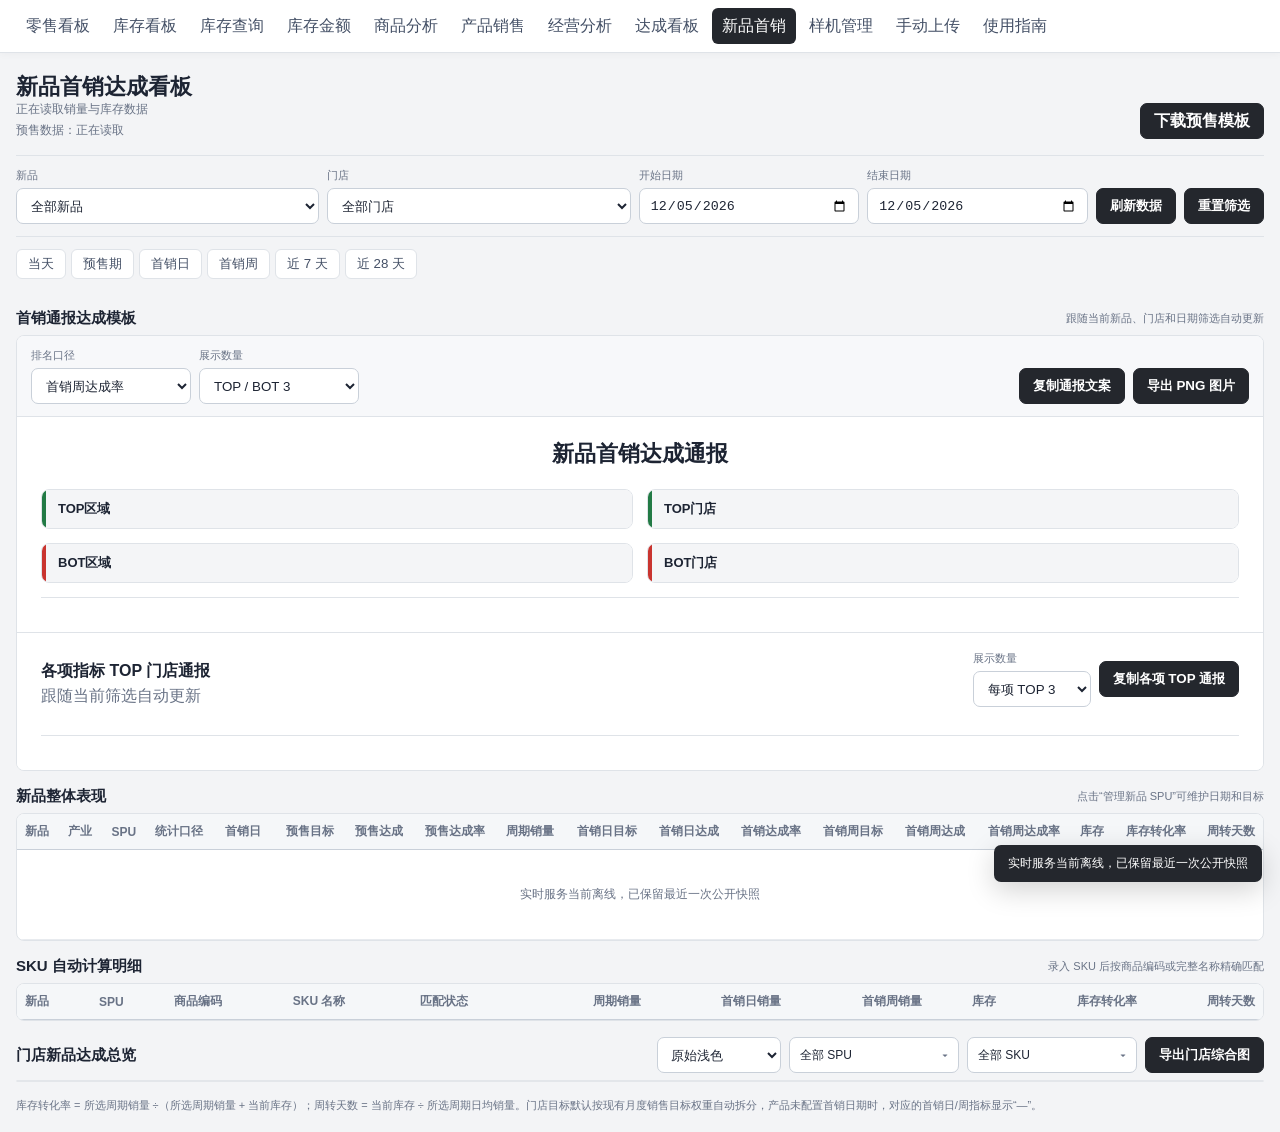
<file: launch.html>
<!DOCTYPE html>
<html lang="zh-CN">
<head>
<meta charset="UTF-8">
<meta name="viewport" content="width=device-width, initial-scale=1.0">
<title>新品首销达成看板</title>
<link rel="stylesheet" href="apple.css?v=20260810-launch1">
<style>
*{box-sizing:border-box}body{margin:0;padding:16px;min-height:100vh;background:var(--bg);color:var(--text);font-family:"Microsoft YaHei","PingFang SC",sans-serif}.page{max-width:1600px;margin:0 auto}.header{display:flex;align-items:flex-end;justify-content:space-between;gap:16px;flex-wrap:wrap;margin-bottom:14px}.header h1{margin:0;font-size:22px}.meta{font-size:12px;color:var(--muted)}.toolbar{display:grid;grid-template-columns:minmax(170px,1.1fr) minmax(180px,1.1fr) repeat(2,minmax(135px,.8fr)) auto auto;gap:8px;align-items:end;padding:12px 0;border-top:1px solid var(--border);border-bottom:1px solid var(--border);margin-bottom:12px}.field label{display:block;font-size:11px;color:var(--muted);margin-bottom:5px}.field input,.field select{width:100%;height:36px;padding:0 10px}.btn{height:36px;border:1px solid var(--border-strong);background:#fff;color:var(--text);border-radius:7px;padding:0 13px;cursor:pointer;font-weight:600;white-space:nowrap}.btn:hover{border-color:var(--primary);color:var(--primary)}.btn.primary{background:var(--graphite);border-color:var(--graphite);color:#fff}.btn.danger{color:var(--danger)}.quick{display:flex;gap:5px;flex-wrap:wrap;margin-bottom:14px}.quick button{height:30px;padding:0 11px;border:1px solid var(--border);border-radius:6px;background:#fff;color:var(--text-soft);cursor:pointer}.quick button:hover{background:var(--primary-soft);color:var(--primary)}.kpis{display:grid;grid-template-columns:repeat(8,minmax(120px,1fr));gap:8px;margin:12px 0}.kpi{padding:12px;min-height:92px}.kpi .label{font-size:11px;color:var(--muted);margin-bottom:8px}.kpi .value{font-size:22px;font-weight:700;font-variant-numeric:tabular-nums}.kpi .sub{font-size:11px;color:var(--muted);margin-top:5px;line-height:1.4}.section{margin-top:16px}.section-head{display:flex;align-items:center;justify-content:space-between;gap:12px;margin-bottom:7px}.section-head h2{font-size:15px;margin:0}.section-head .hint{font-size:11px;color:var(--muted)}.section-actions{display:flex;align-items:center;gap:8px;flex-wrap:wrap}.segmented{display:inline-flex;padding:2px;background:#eceff2;border-radius:7px}.segmented button{height:28px;border:0;background:transparent;color:var(--muted);border-radius:5px;padding:0 11px;cursor:pointer}.segmented button.active{background:#fff;color:var(--text);box-shadow:0 1px 3px rgba(0,0,0,.12);font-weight:700}.table-wrap{overflow:auto;border:1px solid var(--border);border-radius:8px;background:#fff}table{width:100%;border-collapse:separate;border-spacing:0;font-size:12px;min-width:1160px}th{position:sticky;top:0;z-index:2;background:#f6f7f9;color:var(--text-soft);font-weight:600;padding:9px 8px;border-bottom:1px solid var(--border);white-space:nowrap;text-align:left}td{padding:8px;border-bottom:1px solid #edf0f3;color:var(--text-soft);white-space:nowrap}tr:last-child td{border-bottom:0}tbody tr:hover td{background:#f4f8fc}.num{text-align:right;font-variant-numeric:tabular-nums}.product-name{font-weight:700;color:var(--text)}.rate{display:inline-flex;min-width:54px;justify-content:center;padding:3px 7px;border-radius:5px;font-weight:700}.good{color:var(--success);background:var(--success-soft)}.warn{color:var(--warning);background:var(--warning-soft)}.bad{color:var(--danger);background:var(--danger-soft)}.neutral{color:var(--muted);background:#f1f3f5}.region-row td{background:#f2f4f7!important;color:var(--text);font-weight:700;border-bottom-color:var(--border)}.empty{padding:36px;text-align:center;color:var(--muted)}.foot{font-size:11px;color:var(--muted);margin:14px 0 2px;line-height:1.65}.loading{opacity:.55;pointer-events:none}.toast{position:fixed;right:18px;bottom:18px;z-index:90;background:var(--graphite);color:#fff;padding:10px 14px;border-radius:7px;font-size:12px;box-shadow:0 8px 28px rgba(0,0,0,.18);display:none}.modal-backdrop{position:fixed;inset:0;z-index:70;background:rgba(20,24,30,.42);display:none;align-items:center;justify-content:center;padding:20px}.modal-backdrop.open{display:flex}.modal{width:min(1120px,100%);max-height:90vh;overflow:auto;background:#fff;border-radius:8px;box-shadow:0 22px 70px rgba(0,0,0,.28)}.modal-head{position:sticky;top:0;z-index:3;display:flex;align-items:center;justify-content:space-between;padding:14px 16px;background:#fff;border-bottom:1px solid var(--border)}.modal-head h2{margin:0;font-size:17px}.icon-btn{width:34px;height:34px;border:0;background:transparent;font-size:24px;cursor:pointer;color:var(--muted)}.modal-body{padding:16px}.edit-grid{display:grid;grid-template-columns:1fr 1.5fr .7fr repeat(2,.8fr);gap:10px}.target-grid{display:grid;grid-template-columns:repeat(3,1fr) auto auto;gap:10px;align-items:end;margin-top:10px}.sku-editor{margin-top:14px;padding-top:14px;border-top:1px solid var(--border)}.sku-editor-head{display:flex;justify-content:space-between;align-items:center;gap:8px;flex-wrap:wrap;margin-bottom:8px}.sku-editor-head h3{font-size:14px;margin:0}.sku-editor-actions{display:flex;gap:6px}.sku-editor-actions .btn{height:30px}.sku-entry-row{display:grid;grid-template-columns:minmax(180px,.8fr) minmax(300px,1.5fr) auto;gap:8px;margin-top:7px}.sku-entry-row input{height:34px;padding:0 9px}.sku-entry-row .btn{height:34px}.manage-list{margin-top:18px}.manage-list table{min-width:900px}.manage-list button{height:28px}.check-line{display:flex;align-items:center;height:36px;gap:7px;font-size:12px;color:var(--text-soft)}@media(max-width:1200px){.kpis{grid-template-columns:repeat(4,1fr)}.toolbar{grid-template-columns:repeat(4,1fr)}.toolbar .btn{width:100%}}@media(max-width:720px){body{padding:10px}.nav{margin:-10px -10px 14px!important}.header{align-items:flex-start}.toolbar{grid-template-columns:1fr 1fr}.toolbar .field:first-child,.toolbar .field:nth-child(2){grid-column:span 2}.kpis{grid-template-columns:repeat(2,1fr)}.kpi{min-height:86px}.edit-grid,.target-grid{grid-template-columns:1fr 1fr}.edit-grid .field:nth-child(2){grid-column:span 2}.sku-entry-row{grid-template-columns:1fr auto}.sku-entry-row input:nth-child(2){grid-column:1/-1;grid-row:2}.modal-backdrop{padding:8px}.modal-body{padding:12px}}
</style>
<style>
.report-panel{border:1px solid var(--border);border-radius:8px;background:#fff;overflow:hidden}.report-toolbar{display:flex;align-items:flex-end;justify-content:space-between;gap:12px;flex-wrap:wrap;padding:12px 14px;border-bottom:1px solid var(--border);background:#f7f8fa}.report-controls{display:flex;align-items:flex-end;gap:8px;flex-wrap:wrap}.report-controls .field{min-width:160px}.report-card{padding:22px 24px;background:#fff}.report-title{font-size:22px;font-weight:700;text-align:center;color:var(--text)}.report-meta{text-align:center;color:var(--muted);font-size:12px;margin-top:6px}.report-grid{display:grid;grid-template-columns:1fr 1fr;gap:14px;margin-top:20px}.rank-block{border:1px solid var(--border);border-radius:8px;overflow:hidden}.rank-head{display:flex;align-items:center;justify-content:space-between;padding:10px 12px;background:#f4f5f7;font-weight:700;font-size:13px}.rank-head.top{border-left:4px solid var(--success)}.rank-head.bot{border-left:4px solid var(--danger)}.rank-list{list-style:none;margin:0;padding:0}.rank-item{display:grid;grid-template-columns:30px minmax(0,1fr) auto;align-items:center;gap:8px;padding:10px 12px;border-top:1px solid #edf0f3}.rank-item:first-child{border-top:0}.rank-no{width:24px;height:24px;border-radius:50%;display:grid;place-items:center;background:#eceff2;color:var(--text-soft);font-size:11px;font-weight:700}.rank-name{min-width:0}.rank-name strong{display:block;overflow:hidden;text-overflow:ellipsis;white-space:nowrap;font-size:12px}.rank-name small{display:block;color:var(--muted);font-size:10px;margin-top:2px;overflow:hidden;text-overflow:ellipsis;white-space:nowrap}.rank-value{text-align:right;font-size:12px;font-weight:700;font-variant-numeric:tabular-nums}.rank-value small{display:block;color:var(--muted);font-size:10px;font-weight:400;margin-top:2px}.report-empty{padding:24px;text-align:center;color:var(--muted);font-size:12px}.report-note{margin-top:14px;padding-top:12px;border-top:1px solid var(--border);color:var(--muted);font-size:11px;line-height:1.6}.store-good td{background:#e9f7ef!important;color:#176b3a!important}.store-good td:first-child{box-shadow:inset 4px 0 0 #168647}.store-strong td{background:#f1faf4!important}.export-hint{font-size:11px;color:var(--muted);margin-right:4px}@media(max-width:720px){.report-card{padding:16px 12px}.report-grid{grid-template-columns:1fr;gap:10px}.report-title{font-size:18px}.report-controls{width:100%}.report-controls .field{min-width:0;flex:1}.report-toolbar .btn{flex:1}.rank-item{grid-template-columns:28px minmax(0,1fr) auto}.export-hint{width:100%}}
.overview-cell{min-width:126px;text-align:center;font-variant-numeric:tabular-nums}.overview-cell strong{display:block;color:var(--text);font-size:12px}.overview-cell small{display:block;margin-top:3px;color:var(--muted);font-size:10px}.overview-cell.good{background:var(--success-soft);color:var(--success)}.overview-cell.warn{background:var(--warning-soft);color:var(--warning)}.overview-cell.bad{background:var(--danger-soft);color:var(--danger)}#detailBody tr.region-start td{border-top:2px solid var(--border-strong)}
</style>
<style>.header-actions{display:flex;align-items:center;gap:7px;flex-wrap:wrap}.header-actions .btn{text-decoration:none;display:inline-flex;align-items:center}.presale-source{margin-top:4px;color:var(--primary)}@media(max-width:720px){.header-actions{width:100%}.header-actions .btn{flex:1;justify-content:center;padding:0 8px}}</style>
<style>
.kpis{grid-template-columns:repeat(4,minmax(150px,1fr))}
.secondary-switch{display:flex;gap:7px;align-items:center;flex-wrap:wrap;margin:10px 0 2px;padding-top:10px;border-top:1px solid var(--border)}
.secondary-switch .label{font-size:12px;color:var(--muted);margin-right:3px}
.secondary-switch .btn.active{background:var(--graphite);border-color:var(--graphite);color:#fff}
.sku-picker{position:relative}.sku-picker summary{list-style:none;height:36px;min-width:170px;display:flex;align-items:center;justify-content:space-between;gap:8px;padding:0 10px;border:1px solid var(--border-strong);border-radius:7px;background:#fff;color:var(--text);font-size:12px;cursor:pointer}.sku-picker summary::-webkit-details-marker{display:none}.sku-picker summary:after{content:'▾';color:var(--muted)}.sku-picker[open] summary{border-color:var(--primary)}.sku-picker-panel{position:absolute;right:0;top:42px;z-index:30;width:min(430px,88vw);padding:10px;background:#fff;border:1px solid var(--border);border-radius:8px;box-shadow:0 12px 34px rgba(0,0,0,.16)}.sku-picker-tools{display:flex;gap:6px;margin-bottom:8px}.sku-picker-tools input{height:32px;flex:1;min-width:0}.sku-picker-tools .btn{height:32px;padding:0 9px}.sku-options{max-height:260px;overflow:auto;border-top:1px solid var(--border)}.sku-option{display:grid;grid-template-columns:18px minmax(0,1fr);gap:7px;align-items:start;padding:8px 4px;border-bottom:1px solid #edf0f3;font-size:11px;cursor:pointer}.sku-option strong{display:block;color:var(--text);font-size:12px}.sku-option small{display:block;color:var(--muted);margin-top:2px;word-break:break-all}.metric-good{color:var(--success);font-weight:700}.metric-bad{color:var(--danger);font-weight:700}.export-title{height:36px;width:210px;min-width:150px;padding:0 10px;border:1px solid var(--border-strong);border-radius:7px;background:#fff;color:var(--text);font-size:12px}.export-title:focus{outline:none;border-color:var(--primary)}
@media(max-width:720px){.kpis{grid-template-columns:repeat(2,1fr)}.secondary-switch .btn{flex:1}}
.override-grid{grid-template-columns:repeat(4,minmax(130px,1fr));margin-top:14px}.manual-tag{display:inline-block;margin-left:4px;padding:2px 5px;border-radius:4px;background:#fff6df;color:#9a6700;font-size:10px;font-weight:700}.edit-row{height:28px;padding:0 9px}.override-note{margin-top:12px;padding:10px 12px;border-left:3px solid var(--primary);background:#f6f8fa;color:var(--muted);font-size:11px;line-height:1.6}@media(max-width:720px){.override-grid{grid-template-columns:1fr 1fr}}
.summary-all td{background:#e9edf2!important;color:#1d1d1f;font-weight:700;border-bottom:2px solid #c7ccd3}.summary-region td{background:#f5f6f8!important;color:#3a3a3c;font-weight:700;border-top:2px solid #d8dce2}.summary-label{font-weight:700;color:#1d1d1f}.summary-note{font-size:10px;color:var(--muted);font-weight:400}
.launch-table{--table-head-bg:#f6f7f9;--table-head-fg:#3a3a3c;--table-all-bg:#e9edf2;--table-all-fg:#1d1d1f;--table-region-bg:#f5f6f8;--table-region-fg:#3a3a3c;--table-alt-bg:#fafafa;--table-hover-bg:#f4f8fc;--table-grid:#e3e6ea;border-color:var(--table-grid)}.launch-table table{min-width:1500px}.launch-table thead#detailHead th{background:var(--table-head-bg)!important;color:var(--table-head-fg)!important;border-right:1px solid var(--table-grid);text-align:center;font-weight:700}.launch-table #detailBody td{border-right:1px solid var(--table-grid);border-bottom:1px solid var(--table-grid)}.launch-table #detailBody tr:not(.summary-all):not(.summary-region):nth-child(odd) td{background:#fff}.launch-table #detailBody tr:not(.summary-all):not(.summary-region):nth-child(even) td{background:var(--table-alt-bg)}.launch-table #detailBody tr:not(.summary-all):not(.summary-region):hover td{background:var(--table-hover-bg)}.launch-table #detailBody .summary-all td{background:var(--table-all-bg)!important;color:var(--table-all-fg)!important}.launch-table #detailBody .summary-region td{background:var(--table-region-bg)!important;color:var(--table-region-fg)!important}.launch-table #detailBody .summary-all .summary-label,.launch-table #detailBody .summary-all .product-name,.launch-table #detailBody .summary-all .summary-note{color:var(--table-all-fg)!important}.launch-table #detailBody td:nth-child(6),.launch-table #detailBody td:nth-child(9),.launch-table #detailBody td:nth-child(13){font-weight:700}
body[data-table-theme="red-gray"] .launch-table{--table-head-bg:#c90000;--table-head-fg:#fff;--table-all-bg:#c90000;--table-all-fg:#fff;--table-region-bg:#d8d8d8;--table-region-fg:#111;--table-alt-bg:#f3f3f3;--table-hover-bg:#f8eeee;--table-grid:#ddd}
body[data-table-theme="blue-gray"] .launch-table{--table-head-bg:#245a9b;--table-head-fg:#fff;--table-all-bg:#245a9b;--table-all-fg:#fff;--table-region-bg:#dce3ec;--table-region-fg:#17283d;--table-alt-bg:#f3f6fa;--table-hover-bg:#eaf1f9;--table-grid:#d7dee7}
body[data-table-theme="charcoal"] .launch-table{--table-head-bg:#2f343b;--table-head-fg:#fff;--table-all-bg:#2f343b;--table-all-fg:#fff;--table-region-bg:#d9dadd;--table-region-fg:#202124;--table-alt-bg:#f2f3f4;--table-hover-bg:#e9eaec;--table-grid:#d5d7da}
.theme-select{height:36px;min-width:124px;padding:0 9px;border:1px solid var(--border-strong);border-radius:7px;background:#fff;color:var(--text);font-family:inherit}
.metric-top-section{border-top:1px solid var(--border);padding:18px 24px 22px;background:#fff}.metric-top-head{display:flex;align-items:flex-end;justify-content:space-between;gap:12px;flex-wrap:wrap}.metric-top-head h3{margin:0;font-size:16px}.metric-top-head .hint{margin-top:4px}.metric-top-grid{display:grid;grid-template-columns:repeat(3,minmax(240px,1fr));gap:10px;margin-top:14px}.metric-top-grid .rank-block{min-width:0}.metric-top-grid .rank-head{border-left:4px solid var(--primary)}@media(max-width:1050px){.metric-top-grid{grid-template-columns:repeat(2,minmax(220px,1fr))}}@media(max-width:720px){.metric-top-section{padding:16px 12px}.metric-top-grid{grid-template-columns:1fr}.metric-top-head .section-actions{width:100%}.metric-top-head .field{flex:1}}
@media(max-width:720px){
  html{-webkit-text-size-adjust:100%;text-size-adjust:100%}
  body{padding:6px;font-size:15px;line-height:1.45}
  .page{width:100%;max-width:none}
  .nav{min-height:42px;margin:-6px -6px 9px!important;justify-content:flex-start}.nav a{font-size:14px!important;padding:7px 10px!important}
  .header{display:block;text-align:center;margin:3px 0 9px}.header h1{font-size:23px!important;line-height:1.3}.header .meta{font-size:13px;line-height:1.5}.header-actions{justify-content:flex-start;flex-wrap:nowrap;overflow-x:auto;margin:6px -6px 0;padding:0 6px 3px;-webkit-overflow-scrolling:touch}.header-actions .btn{flex:0 0 auto!important;min-width:132px;height:38px;font-size:13px}
  .toolbar{grid-template-columns:1fr 1fr;gap:7px;padding:9px 0;margin-bottom:8px}.toolbar .field{min-width:0}.field label{font-size:13px;text-align:center;margin-bottom:4px}.field input,.field select,.export-title{height:42px;font-size:16px;text-align:center;padding:0 8px}.toolbar .btn,.btn{height:42px;font-size:14px;padding:0 10px}
  .quick{justify-content:flex-start;flex-wrap:nowrap;overflow-x:auto;gap:5px;margin:0 -6px 6px;padding:0 6px 3px;-webkit-overflow-scrolling:touch}.quick button{flex:0 0 auto;height:36px;font-size:14px;min-width:82px}
  .kpis{grid-template-columns:repeat(2,minmax(0,1fr));gap:6px;margin:8px 0}.kpi{min-height:82px;padding:9px 6px;text-align:center}.kpi .label{font-size:13px;margin-bottom:4px}.kpi .value{font-size:25px}.kpi .sub{font-size:12px;white-space:normal;line-height:1.3;margin-top:3px}
  .section{margin-top:11px}.section-head{display:flex;flex-direction:column;align-items:center;text-align:center;gap:5px;margin-bottom:5px}.section-head h2{font-size:18px}.section-head .hint,#rowHint{font-size:12px;line-height:1.4}.section-actions{justify-content:center;width:100%;gap:6px}
  .sku-picker{flex:1;min-width:145px}.sku-picker summary{height:44px;min-width:0;width:100%;justify-content:center;font-size:14px}.sku-picker-panel{position:fixed;left:10px;right:10px;top:90px;width:auto;max-height:70vh;overflow:auto;padding:12px}.sku-picker-tools{flex-wrap:wrap}.sku-picker-tools input{flex:1 1 100%;height:44px;font-size:16px}.sku-picker-tools .btn{height:40px}.sku-option{padding:11px 5px;font-size:13px}.sku-option strong{font-size:14px}.sku-option small{font-size:12px}
  .table-wrap{width:100%;overflow-x:auto;overflow-y:visible;-webkit-overflow-scrolling:touch;scrollbar-gutter:stable;border-radius:6px}
  table{font-size:15px;min-width:1320px}.section:has(#detailBody) table{min-width:1760px}th,td{padding:8px 10px;text-align:center;line-height:1.35}th{font-size:14px}.num{text-align:center}.rate{min-width:66px;padding:5px 8px;font-size:14px}.edit-row{height:36px;font-size:13px}.summary-note,.manual-tag{font-size:11px}.launch-table #detailHead th{font-size:14px}.launch-table #detailBody td{font-size:15px}.theme-select{height:44px;font-size:14px;min-width:132px;text-align:center}
  .secondary-switch{justify-content:center;text-align:center;margin:7px 0 0;padding-top:7px}.secondary-switch .label{width:100%;font-size:13px}.secondary-switch .btn{height:40px;font-size:13px}
  .report-toolbar{justify-content:center;padding:10px 8px}.report-controls,.report-toolbar .section-actions{justify-content:center}.report-controls .field{min-width:140px}.report-title{font-size:21px}.report-meta{font-size:13px;line-height:1.5}.rank-head{font-size:14px}.rank-item{padding:9px 10px}.rank-name strong,.rank-value{font-size:15px}.rank-name small,.rank-value small{font-size:12px}.report-note{font-size:12px;text-align:center;margin-top:8px;padding-top:8px}
  .metric-top-head{text-align:center;justify-content:center}.metric-top-head h3{font-size:18px}.metric-top-head>div:first-child{width:100%}.metric-top-head .section-actions{justify-content:center}.metric-top-head .btn{width:100%}
  .foot{font-size:12px;text-align:center;padding:0 8px;margin:8px 0 2px}.toast{left:50%;right:auto;bottom:18px;transform:translateX(-50%);width:max-content;max-width:calc(100vw - 24px);font-size:14px;text-align:center}
  .modal{max-height:94vh}.modal-head h2{font-size:18px}.modal-body{font-size:14px}.override-grid,.edit-grid,.target-grid{grid-template-columns:1fr 1fr}.override-note{font-size:12px}
}
</style>
<script src="public-runtime.js?v=20260822-public1"></script>
</head>
<body>
<div class="nav">
  <a href="index.html">零售看板</a><a href="inventory.html">库存看板</a><a href="stock.html">库存查询</a>
  <a href="finance.html">库存金额</a><a href="product.html">商品分析</a><a href="sales.html">产品销售</a><a href="insights.html">经营分析</a>
  <a href="target.html?v=20260727-entry2">达成看板</a><a href="launch.html" class="cur">新品首销</a>
  <a href="demo.html">样机管理</a><a href="upload.html?v=20260727-entry2">手动上传</a><a href="guide.html">使用指南</a>
</div>
<main class="page">
  <div class="header">
    <div><h1>新品首销达成看板</h1><div class="meta" id="dataMeta">正在读取销量与库存数据</div><div class="meta presale-source" id="presaleMeta">预售数据：正在读取</div></div>
    <div class="header-actions"><a class="btn" href="/download/launch-presale-template">下载预售模板</a><button class="btn" id="uploadPresaleBtn">上传预售 Excel</button><button class="btn danger" id="clearPresaleBtn">清除导入</button><button class="btn primary" id="manageBtn">+ 管理新品 SPU</button><input type="file" id="presaleFile" accept=".xlsx,.xls,.csv" hidden></div>
  </div>
  <section class="toolbar" id="toolbar">
    <div class="field"><label>新品</label><select id="productFilter"><option value="">全部新品</option></select></div>
    <div class="field"><label>门店</label><select id="storeFilter"><option value="">全部门店</option></select></div>
    <div class="field"><label>开始日期</label><input type="date" id="fromDate"></div>
    <div class="field"><label>结束日期</label><input type="date" id="toDate"></div>
    <button class="btn" id="refreshBtn">刷新数据</button>
    <button class="btn" id="resetBtn">重置筛选</button>
  </section>
  <div class="quick">
    <button data-range="today">当天</button><button data-range="presale">预售期</button>
    <button data-range="launch-day">首销日</button><button data-range="launch-week">首销周</button>
    <button data-range="last7">近 7 天</button><button data-range="last28">近 28 天</button>
  </div>
  <section class="kpis" id="kpis"></section>
  <section class="section" id="reportSection">
    <div class="section-head"><h2>首销通报达成模板</h2><span class="hint">跟随当前新品、门店和日期筛选自动更新</span></div>
    <div class="report-panel">
      <div class="report-toolbar"><div class="report-controls"><div class="field"><label>排名口径</label><select id="reportMetric"><option value="weekRate">首销周达成率</option><option value="dayRate">首销日达成率</option><option value="presaleRate">预售达成率</option><option value="periodAch">周期销量</option></select></div><div class="field"><label>展示数量</label><select id="reportCount"><option value="3">TOP / BOT 3</option><option value="5">TOP / BOT 5</option><option value="10">TOP / BOT 10</option></select></div></div><div class="section-actions"><button class="btn" id="copyReportBtn">复制通报文案</button><button class="btn primary" id="exportReportBtn">导出 PNG 图片</button></div></div>
      <div class="report-card" id="reportCard"><div class="report-title">新品首销达成通报</div><div class="report-meta" id="reportMeta"></div><div class="report-grid"><div class="rank-block"><div class="rank-head top"><span>TOP区域</span><span id="topRegionLabel"></span></div><ol class="rank-list" id="topRegions"></ol></div><div class="rank-block"><div class="rank-head top"><span>TOP门店</span><span id="topStoreLabel"></span></div><ol class="rank-list" id="topStores"></ol></div><div class="rank-block"><div class="rank-head bot"><span>BOT区域</span><span id="botRegionLabel"></span></div><ol class="rank-list" id="botRegions"></ol></div><div class="rank-block"><div class="rank-head bot"><span>BOT门店</span><span id="botStoreLabel"></span></div><ol class="rank-list" id="botStores"></ol></div></div><div class="report-note" id="reportNote"></div></div>
      <div class="metric-top-section"><div class="metric-top-head"><div><h3>各项指标 TOP 门店通报</h3><div class="hint" id="metricTopMeta">跟随当前筛选自动更新</div></div><div class="section-actions"><div class="field"><label>展示数量</label><select id="metricTopCount"><option value="3">每项 TOP 3</option><option value="5">每项 TOP 5</option><option value="10">每项 TOP 10</option></select></div><button class="btn primary" id="copyMetricTopBtn">复制各项 TOP 通报</button></div></div><div class="metric-top-grid" id="metricTopGrid"></div><div class="report-note" id="metricTopNote"></div></div>
    </div>
  </section>
  <section class="section">
    <div class="section-head"><h2>新品整体表现</h2><span class="hint">点击“管理新品 SPU”可维护日期和目标</span></div>
    <div class="table-wrap"><table><thead><tr>
      <th>新品</th><th>产业</th><th>SPU</th><th>统计口径</th><th>首销日</th>
      <th class="num">预售目标</th><th class="num">预售达成</th><th class="num">预售达成率</th>
      <th class="num">周期销量</th><th class="num">首销日目标</th><th class="num">首销日达成</th><th class="num">首销达成率</th>
      <th class="num">首销周目标</th><th class="num">首销周达成</th><th class="num">首销周达成率</th>
      <th class="num">库存</th><th class="num">库存转化率</th><th class="num">周转天数</th>
    </tr></thead><tbody id="productBody"></tbody></table></div>
  </section>
  <section class="section">
    <div class="section-head"><h2>SKU 自动计算明细</h2><span class="hint" id="skuHint">录入 SKU 后按商品编码或完整名称精确匹配</span></div>
    <div class="table-wrap"><table><thead><tr>
      <th>新品</th><th>SPU</th><th>商品编码</th><th>SKU 名称</th><th>匹配状态</th>
      <th class="num">周期销量</th><th class="num">首销日销量</th><th class="num">首销周销量</th>
      <th class="num">库存</th><th class="num">库存转化率</th><th class="num">周转天数</th>
    </tr></thead><tbody id="skuBody"></tbody></table></div>
  </section>
  <section class="section">
    <div class="section-head"><h2 id="detailTitle">门店新品达成总览</h2><div class="section-actions"><span class="hint" id="rowHint"></span><select id="tableTheme" class="theme-select" aria-label="表格配色"><option value="classic">原始浅色</option><option value="red-gray">红灰白</option><option value="blue-gray">蓝灰白</option><option value="charcoal">黑灰白</option></select><details class="sku-picker" id="spuPicker"><summary id="spuPickerLabel">全部 SPU</summary><div class="sku-picker-panel"><div class="sku-picker-tools"><input type="search" id="spuSearch" placeholder="搜索 SPU 或新品名称"><button class="btn" id="spuAllBtn">全选</button><button class="btn" id="spuClearBtn">恢复全部</button><button class="btn primary" id="spuApplyBtn">应用</button></div><div class="sku-options" id="spuOptions"></div></div></details><details class="sku-picker" id="skuPicker"><summary id="skuPickerLabel">全部 SKU</summary><div class="sku-picker-panel"><div class="sku-picker-tools"><input type="search" id="skuSearch" placeholder="搜索 SKU 编码或名称"><button class="btn" id="skuAllBtn">全选</button><button class="btn" id="skuClearBtn">恢复全部</button><button class="btn primary" id="skuApplyBtn">应用</button></div><div class="sku-options" id="skuOptions"></div></div></details><button class="btn primary" id="exportStoreBtn">导出门店综合图</button><button class="btn" id="exportRegionBtn" style="display:none">导出区域大表</button><div class="segmented" style="display:none"><button data-view="store" class="active">门店总览</button></div></div></div>
    <div class="table-wrap launch-table"><table><thead id="detailHead"></thead><tbody id="detailBody"></tbody></table></div>
  </section>
  <div class="foot">库存转化率 = 所选周期销量 ÷（所选周期销量 + 当前库存）；周转天数 = 当前库存 ÷ 所选周期日均销量。门店目标默认按现有月度销售目标权重自动拆分，产品未配置首销日期时，对应的首销日/周指标显示“—”。</div>
</main>

<div class="modal-backdrop" id="manageModal">
  <div class="modal" role="dialog" aria-modal="true" aria-labelledby="modalTitle">
    <div class="modal-head"><h2 id="modalTitle">管理新品 SPU</h2><button class="icon-btn" id="closeModal" title="关闭">×</button></div>
    <div class="modal-body">
      <input type="hidden" id="editId">
      <div class="edit-grid">
        <div class="field"><label>看板名称</label><input id="editName" placeholder="例如 GT 7"></div>
        <div class="field"><label>库存/销量 SPU</label><input id="editSpu" list="spuList" placeholder="输入并选择现有 SPU"><datalist id="spuList"></datalist></div>
        <div class="field"><label>产业</label><select id="editCategory"><option>手机</option><option>穿戴</option><option>平板</option><option>电脑</option><option>音频</option><option>智慧屏</option><option>IOT</option><option>其他</option></select></div>
        <div class="field"><label>预售开始日</label><input type="date" id="editPresaleFrom"></div>
        <div class="field"><label>首销日</label><input type="date" id="editLaunchDate"></div>
      </div>
      <div class="target-grid">
        <div class="field"><label>预售目标</label><input type="number" min="0" step="1" id="editPresaleTarget" value="0"></div>
        <div class="field"><label>首销日目标</label><input type="number" min="0" step="1" id="editDayTarget" value="0"></div>
        <div class="field"><label>首销周目标</label><input type="number" min="0" step="1" id="editWeekTarget" value="0"></div>
        <label class="check-line"><input type="checkbox" id="editEnabled" checked> 启用</label>
        <button class="btn primary" id="saveProduct">保存新品</button>
      </div>
      <div class="sku-editor">
        <div class="sku-editor-head"><div><h3>SKU 录入</h3><div class="hint">商品编码和 SKU 名称至少填写一项；编码优先匹配</div></div><div class="sku-editor-actions"><button class="btn" id="importSpuSkus">带出该 SPU 库存 SKU</button><button class="btn" id="addSkuRow">+ 添加 SKU</button></div></div>
        <div id="skuEntryRows"></div>
      </div>
      <div class="manage-list">
        <div class="section-head"><h2>已配置新品</h2><button class="btn" id="clearForm">新建</button></div>
        <div class="table-wrap"><table><thead><tr><th>名称</th><th>SPU</th><th class="num">SKU数</th><th>产业</th><th>预售开始</th><th>首销日</th><th class="num">预售目标</th><th class="num">日目标</th><th class="num">周目标</th><th>状态</th><th>操作</th></tr></thead><tbody id="manageBody"></tbody></table></div>
      </div>
    </div>
  </div>
</div>
<div class="modal-backdrop" id="overrideModal">
  <div class="modal" style="width:min(760px,100%)" role="dialog" aria-modal="true" aria-labelledby="overrideTitle">
    <div class="modal-head"><h2 id="overrideTitle">手动修正门店 × SPU</h2><button class="icon-btn" id="closeOverrideModal" title="关闭">×</button></div>
    <div class="modal-body">
      <div class="meta" id="overrideRowLabel"></div>
      <div class="edit-grid override-grid">
        <div class="field"><label>预售目标</label><input type="number" min="0" step="1" id="overridePresaleTarget"></div>
        <div class="field"><label>预售达成</label><input type="number" min="0" step="1" id="overridePresaleAch"></div>
        <div class="field"><label>周期销量</label><input type="number" min="0" step="1" id="overridePeriodAch"></div>
        <div class="field"><label>首销目标</label><input type="number" min="0" step="1" id="overrideDayTarget"></div>
        <div class="field"><label>首销达成</label><input type="number" min="0" step="1" id="overrideDayAch"></div>
        <div class="field"><label>首销周目标</label><input type="number" min="0" step="1" id="overrideWeekTarget"></div>
        <div class="field"><label>首销周达成</label><input type="number" min="0" step="1" id="overrideWeekAch"></div>
        <div class="field"><label>实时库存</label><input type="number" min="0" step="1" id="overrideStock"></div>
      </div>
      <div class="override-note">保存后自动重算达成率、库存转化率和周转天数。手工修正优先于库存与销量自动同步，点击“恢复自动数据”后重新使用系统数据。</div>
      <div class="section-actions" style="margin-top:14px;justify-content:flex-end"><button class="btn danger" id="resetOverride">恢复自动数据</button><button class="btn primary" id="saveOverride">保存修正</button></div>
    </div>
  </div>
</div>
<div class="toast" id="toast"></div>

<script>
let CONFIG={products:[],spus:[]}, DASH=null, DETAIL_MODE='region', EDIT_SKUS=[], SPU_SELECTION=new Set(), SKU_SELECTION=new Set(), LIVE_SYNC_TIMER=null, LIVE_SYNCING=false, LIVE_SYNC_PENDING=false, LAST_LIVE_SYNC=0, CURRENT_OVERRIDE_KEY='';
const $=id=>document.getElementById(id);
const TABLE_THEME_KEY='launch-table-theme',TABLE_THEMES={classic:{head:'#f6f7f9',headFg:'#3a3a3c',all:'#e9edf2',allFg:'#1d1d1f',region:'#f5f6f8',regionFg:'#3a3a3c',alt:'#fafafa',grid:'#e3e6ea'},'red-gray':{head:'#c90000',headFg:'#fff',all:'#c90000',allFg:'#fff',region:'#d8d8d8',regionFg:'#111',alt:'#f3f3f3',grid:'#ddd'},'blue-gray':{head:'#245a9b',headFg:'#fff',all:'#245a9b',allFg:'#fff',region:'#dce3ec',regionFg:'#17283d',alt:'#f3f6fa',grid:'#d7dee7'},charcoal:{head:'#2f343b',headFg:'#fff',all:'#2f343b',allFg:'#fff',region:'#d9dadd',regionFg:'#202124',alt:'#f2f3f4',grid:'#d5d7da'}};
let TABLE_THEME='classic';
function applyTableTheme(theme){TABLE_THEME=TABLE_THEMES[theme]?theme:'classic';document.body.dataset.tableTheme=TABLE_THEME;localStorage.setItem(TABLE_THEME_KEY,TABLE_THEME);if($('tableTheme'))$('tableTheme').value=TABLE_THEME}
const esc=s=>String(s??'').replace(/[&<>"']/g,c=>({'&':'&amp;','<':'&lt;','>':'&gt;','"':'&quot;',"'":'&#39;'}[c]));
const n=v=>v==null||Number.isNaN(Number(v))?'—':Number(v).toLocaleString('zh-CN',{maximumFractionDigits:1});
const dateLocal=d=>{const x=d||new Date();return [x.getFullYear(),String(x.getMonth()+1).padStart(2,'0'),String(x.getDate()).padStart(2,'0')].join('-')};
function toast(msg){const el=$('toast');el.textContent=msg;el.style.display='block';clearTimeout(el._t);el._t=setTimeout(()=>el.style.display='none',2200)}
const REGION_ORDER=['MSC','销售一区','销售二区','销售三区'];
function regionCompare(a,b){const ai=REGION_ORDER.indexOf(String(a||'')),bi=REGION_ORDER.indexOf(String(b||'')),ar=ai<0?REGION_ORDER.length:ai,br=bi<0?REGION_ORDER.length:bi;return ar-br||String(a||'').localeCompare(String(b||''),'zh-CN')}
function rate(v){if(v==null)return '<span class="rate neutral">—</span>';const c=v>=100?'good':v>=60?'warn':'bad';return `<span class="rate ${c}">${n(v)}%</span>`}
function days(v){return v==null?'—':n(v)+' 天'}
function currentProduct(){return CONFIG.products.find(p=>p.id===$('productFilter').value)}

async function loadConfig(){
  const r=await fetch('/api/launch-config?_='+Date.now(),{cache:'no-store'});const d=await r.json();
  if(!r.ok)throw new Error(d.error||'新品配置读取失败');CONFIG=d;
  const old=$('productFilter').value;
  $('productFilter').innerHTML='<option value="">全部新品</option>'+CONFIG.products.filter(p=>p.enabled!==false).map(p=>`<option value="${esc(p.id)}">${esc(p.name)}</option>`).join('');
  if([...$('productFilter').options].some(o=>o.value===old))$('productFilter').value=old;
  $('spuList').innerHTML=(CONFIG.spus||[]).map(p=>`<option value="${esc(p.spu)}">${esc(p.category)}｜库存 ${n(p.stock)}｜近28天 ${n(p.sold28)}</option>`).join('');
  renderManage();
}

async function loadDashboard(){
  if(LIVE_SYNCING){LIVE_SYNC_PENDING=true;return}LIVE_SYNCING=true;
  document.body.classList.add('loading');
  try{
    const q=new URLSearchParams({from:$('fromDate').value,to:$('toDate').value});
    if($('productFilter').value)q.set('product',$('productFilter').value);
    if($('storeFilter').value)q.set('store',$('storeFilter').value);
    const r=await fetch('/api/launch-dashboard?'+q.toString()+'&_='+Date.now(),{cache:'no-store'});const d=await r.json();
    if(!r.ok)throw new Error(d.error||'看板读取失败');DASH=d;
    renderStoreOptions();renderDashboard();
  }catch(e){toast(e.message);$('productBody').innerHTML=`<tr><td colspan="18" class="empty">${esc(e.message)}</td></tr>`}
  finally{
    LIVE_SYNCING=false;LAST_LIVE_SYNC=Date.now();document.body.classList.remove('loading');
    if(LIVE_SYNC_PENDING){LIVE_SYNC_PENDING=false;window.setTimeout(()=>loadDashboard(),0)}
  }
}

async function uploadPresaleFile(file){
  if(!file)return;const fd=new FormData();fd.append('file',file);document.body.classList.add('loading');
  try{const r=await fetch('/api/launch-presale-upload',{method:'POST',body:fd});const d=await r.json();if(!r.ok||!d.ok)throw new Error(d.error||'预售数据上传失败');toast(`已导入 ${d.importedRows} 条预售数据${d.skippedRows?'，跳过 '+d.skippedRows+' 行':''}`);await loadDashboard()}
  catch(e){toast(e.message)}finally{document.body.classList.remove('loading');$('presaleFile').value=''}
}
async function clearPresaleImport(){
  if(!confirm('确认清除已导入的预售数据，恢复按零售销售明细自动计算？'))return;
  try{const r=await fetch('/api/launch-presale-clear',{method:'POST'});const d=await r.json();if(!r.ok||!d.ok)throw new Error(d.error||'清除失败');toast('已恢复销售明细自动计算');await loadDashboard()}catch(e){toast(e.message)}
}

function renderStoreOptions(){
  const old=$('storeFilter').value;
  $('storeFilter').innerHTML='<option value="">全部门店</option>'+(DASH.stores||[]).map(s=>`<option value="${esc(s.store)}">${esc(s.region+'｜'+s.name)}</option>`).join('');
  if([...$('storeFilter').options].some(o=>o.value===old))$('storeFilter').value=old;
}

function initCompactLayout(){
  if($('secondarySwitch'))return;
  const detail=$('detailTitle').closest('section'),report=$('reportSection'),product=$('productBody').closest('section'),sku=$('skuBody').closest('section');
  $('kpis').after(detail);
  const bar=document.createElement('div');bar.id='secondarySwitch';bar.className='secondary-switch';bar.innerHTML='<span class="label">更多明细</span><button class="btn" data-panel="report">TOP / BOT 通报</button><button class="btn" data-panel="product">新品整体表现</button><button class="btn" data-panel="sku">SKU 自动计算</button>';
  detail.after(bar);const panels={report,product,sku};Object.values(panels).forEach(el=>el.style.display='none');
  bar.addEventListener('click',e=>{const btn=e.target.closest('[data-panel]');if(!btn)return;const key=btn.dataset.panel,open=panels[key].style.display!=='none';Object.values(panels).forEach(el=>el.style.display='none');bar.querySelectorAll('button').forEach(x=>x.classList.remove('active'));if(!open){panels[key].style.display='block';btn.classList.add('active');panels[key].scrollIntoView({behavior:'smooth',block:'start'})}});
}

function renderDashboard(){
  const ps=DASH.products||[],sum=k=>ps.reduce((a,p)=>a+Number(p[k]||0),0);
  const period=sum('periodAch'),stock=sum('stock'),pTarget=sum('presaleTarget'),pAch=sum('presaleAch'),dTarget=sum('dayTarget'),dAch=sum('dayAch'),wTarget=sum('weekTarget'),wAch=sum('weekAch');
  const conv=period+stock>0?period/(period+stock)*100:0,turn=period>0?stock/(period/DASH.periodDays):null;
  $('kpis').innerHTML=[
    ['周期销量',n(period),`${DASH.from} 至 ${DASH.to}`],['预售达成率',pTarget?n(pAch/pTarget*100)+'%':'—',`${n(pAch)} / ${n(pTarget)}`],
    ['首销日达成率',dTarget?n(dAch/dTarget*100)+'%':'—',`${n(dAch)} / ${n(dTarget)}`],['首销周达成率',wTarget?n(wAch/wTarget*100)+'%':'—',`${n(wAch)} / ${n(wTarget)}`],
    ['当前库存',n(stock),'门店可售库存'],['库存转化率',n(conv)+'%',`${n(period)} / ${n(period+stock)}`],
    ['周转天数',days(turn),`按 ${DASH.periodDays} 天日均销量`],['新品数量',n(ps.length),$('productFilter').value?'当前筛选':'已启用新品']
  ].map(x=>`<div class="kpi"><div class="label">${x[0]}</div><div class="value">${x[1]}</div><div class="sub">${x[2]}</div></div>`).join('');
  const achievedStores=new Set((DASH.rows||[]).filter(r=>Number(r.weekRate||0)>=100).map(r=>r.store)).size;
  $('kpis').innerHTML=[
    ['预售达成',whole(pAch),`目标 ${whole(pTarget)}`],
    ['预售达成率',pTarget?n(pAch/pTarget*100)+'%':'—',`${n(pAch)} / ${n(pTarget)}`],
    ['已达标门店',n(achievedStores),'首销周达成率 ≥ 100%'],
    ['当前库存',n(stock),`周期销量 ${n(period)}`]
  ].map(x=>`<div class="kpi"><div class="label">${x[0]}</div><div class="value">${x[1]}</div><div class="sub">${x[2]}</div></div>`).join('');
  initCompactLayout();
  $('dataMeta').textContent=`销量数据 ${DASH.dataFrom} 至 ${DASH.dataTo} ｜ 库存快照 ${DASH.inventoryAt||'—'} ｜ 当前周期 ${DASH.from} 至 ${DASH.to} ｜ 最近同步 ${new Date().toLocaleTimeString('zh-CN',{hour12:false})}`;
  const source=DASH.presaleSource||{};$('presaleMeta').textContent=source.active?`预售数据：Excel「${source.source||'已导入文件'}」｜ ${source.rows||0} 条 ｜ ${source.updatedAt||'—'}`:'预售数据：零售销售明细自动计算';
  $('productBody').innerHTML=ps.length?ps.map(p=>`<tr><td class="product-name">${esc(p.name)}</td><td>${esc(p.category)}</td><td>${esc(p.spu)}</td><td>${p.skuMode==='sku'?esc(p.trackedSkuCount+' 个 SKU'):'SPU 全部'}</td><td>${esc(p.launchDate||'待配置')}</td><td class="num">${whole(p.presaleTarget)}</td><td class="num">${whole(p.presaleAch)}</td><td class="num">${rate(p.presaleRate)}</td><td class="num">${whole(p.periodAch)}</td><td class="num">${whole(p.dayTarget)}</td><td class="num">${whole(p.dayAch)}</td><td class="num">${rate(p.dayRate)}</td><td class="num">${whole(p.weekTarget)}</td><td class="num">${whole(p.weekAch)}</td><td class="num">${rate(p.weekRate)}</td><td class="num">${whole(p.stock)}</td><td class="num">${n(p.sellThrough)}%</td><td class="num">${days(p.turnoverDays)}</td></tr>`).join(''):'<tr><td colspan="18" class="empty">暂无启用的新品，请先添加新品 SPU</td></tr>';
  const skuRows=DASH.skuRows||[];
  $('skuBody').innerHTML=skuRows.length?skuRows.map(r=>`<tr><td class="product-name">${esc(r.product)}</td><td>${esc(r.spu)}</td><td>${esc(r.sku||'—')}</td><td>${esc(r.name||'—')}</td><td>${r.matched?'<span class="rate good">已匹配</span>':'<span class="rate bad">未匹配</span>'}</td><td class="num">${n(r.periodAch)}</td><td class="num">${n(r.dayAch)}</td><td class="num">${n(r.weekAch)}</td><td class="num">${n(r.stock)}</td><td class="num">${n(r.sellThrough)}%</td><td class="num">${days(r.turnoverDays)}</td></tr>`).join(''):'<tr><td colspan="11" class="empty">当前新品尚未录入 SKU，仍按 SPU 全量口径统计</td></tr>';
  $('skuHint').textContent=skuRows.length?`${skuRows.length} 条已录入 SKU，自动关联销量与库存`:'录入 SKU 后按商品编码或完整名称精确匹配';
  renderSpuFilter();
  renderSkuFilter();
  renderDetail();
  renderReport();
  renderMetricTopReport();
}

const REPORT_METRICS={weekRate:{label:'首销周达成率',target:'weekTarget',ach:'weekAch',rate:true},dayRate:{label:'首销日达成率',target:'dayTarget',ach:'dayAch',rate:true},presaleRate:{label:'预售达成率',target:'presaleTarget',ach:'presaleAch',rate:true},periodAch:{label:'周期销量',ach:'periodAch',rate:false}};
let REPORT_DATA=null;
function aggregateReportRows(rows,keyField,nameField){const metric=REPORT_METRICS[$('reportMetric').value]||REPORT_METRICS.weekRate,groups=new Map();for(const row of rows||[]){const key=String(row[keyField]||'').trim();if(!key)continue;if(!groups.has(key))groups.set(key,{name:String(row[nameField]||key),region:String(row.region||''),target:0,ach:0});const g=groups.get(key);g.target+=Number(row[metric.target]||0);g.ach+=Number(row[metric.ach]||0)}return [...groups.values()].map(g=>({...g,value:metric.rate?(g.target>0?g.ach/g.target*100:null):g.ach})).filter(g=>g.value!=null&&Number.isFinite(g.value))}
function buildReportData(){const metric=REPORT_METRICS[$('reportMetric').value]||REPORT_METRICS.weekRate,count=Number($('reportCount').value||3),regions=aggregateReportRows(DASH.regionRows||[],'region','region'),stores=aggregateReportRows(DASH.rows||[],'store','storeName'),sortTop=a=>[...a].sort((x,y)=>y.value-x.value||y.ach-x.ach||x.name.localeCompare(y.name,'zh-CN')).slice(0,count),sortBot=a=>[...a].sort((x,y)=>x.value-y.value||x.ach-y.ach||x.name.localeCompare(y.name,'zh-CN')).slice(0,count),product=$('productFilter').selectedOptions[0]?.textContent||'全部新品',store=$('storeFilter').selectedOptions[0]?.textContent||'全部门店';return{metric,count,product,store,from:DASH.from,to:DASH.to,inventoryAt:DASH.inventoryAt||'—',topRegions:sortTop(regions),topStores:sortTop(stores),botRegions:sortBot(regions),botStores:sortBot(stores)}}
function reportValue(item,metric){return metric.rate?`${n(item.value)}%`:`${n(item.value)} 台`}
function reportSub(item,metric){return metric.rate?`${n(item.ach)} / ${n(item.target)}`:(item.region&&item.region!==item.name?item.region:'累计销量')}
function rankHtml(items,metric){return items.length?items.map((item,i)=>`<li class="rank-item"><span class="rank-no">${i+1}</span><span class="rank-name"><strong>${esc(item.name)}</strong><small>${esc(item.region&&item.region!==item.name?item.region:metric.label)}</small></span><span class="rank-value">${reportValue(item,metric)}<small>${esc(reportSub(item,metric))}</small></span></li>`).join(''):'<li class="report-empty">当前筛选下暂无可排名数据</li>'}
function renderReport(){if(!DASH)return;REPORT_DATA=buildReportData();const d=REPORT_DATA;$('reportMeta').textContent=`新品：${d.product} ｜ 门店：${d.store} ｜ 周期：${d.from} 至 ${d.to}`;$('topRegions').innerHTML=rankHtml(d.topRegions,d.metric);$('topStores').innerHTML=rankHtml(d.topStores,d.metric);$('botRegions').innerHTML=rankHtml(d.botRegions,d.metric);$('botStores').innerHTML=rankHtml(d.botStores,d.metric);['topRegionLabel','topStoreLabel','botRegionLabel','botStoreLabel'].forEach(id=>$(id).textContent=d.metric.label);$('reportNote').textContent=d.metric.rate?`口径：${d.metric.label} = 汇总达成 ÷ 汇总目标；目标为 0 的区域或门店不参与排名。库存快照：${d.inventoryAt}`:`口径：按当前筛选周期累计销量排名。库存快照：${d.inventoryAt}`}
function reportText(){const d=REPORT_DATA||buildReportData(),lines=['新品首销达成通报',`新品：${d.product}`,`门店：${d.store}`,`周期：${d.from} 至 ${d.to}`,`排名口径：${d.metric.label}`,''];const add=(title,items)=>{lines.push(`${title}：`);if(!items.length)lines.push('暂无可排名数据');else items.forEach((x,i)=>lines.push(`${i+1}. ${x.name}${x.region&&x.region!==x.name?'（'+x.region+'）':''}  ${reportValue(x,d.metric)}${d.metric.rate?'  '+reportSub(x,d.metric):''}`));lines.push('')};add('TOP区域',d.topRegions);add('TOP门店',d.topStores);add('BOT区域',d.botRegions);add('BOT门店',d.botStores);return lines.join('\n').trim()}
async function copyReportText(){const text=reportText();try{await navigator.clipboard.writeText(text)}catch(e){const ta=document.createElement('textarea');ta.value=text;ta.style.position='fixed';ta.style.opacity='0';document.body.appendChild(ta);ta.select();document.execCommand('copy');ta.remove()}toast('通报文案已复制')}
const METRIC_TOP_SPECS=[
  {key:'presaleRate',label:'预售达成率',target:'presaleTarget',ach:'presaleAch',kind:'rate'},
  {key:'dayRate',label:'当日达成率',target:'dayTarget',ach:'dayAch',kind:'rate'},
  {key:'weekRate',label:'首销周达成率',target:'weekTarget',ach:'weekAch',kind:'rate'},
  {key:'sellThrough',label:'库存转化率',ach:'periodAch',stock:'stock',kind:'sellThrough'},
  {key:'periodAch',label:'周期销量',ach:'periodAch',kind:'number'}
];
function metricTopStores(){const rows=selectedDetailRows(),groups=new Map();for(const row of rows){const key=row.store||row.storeName;if(!groups.has(key))groups.set(key,{store:key,name:row.storeName||key,region:row.region,presaleTarget:0,presaleAch:0,dayTarget:0,dayAch:0,weekTarget:0,weekAch:0,periodAch:0,stock:0});const g=groups.get(key);for(const f of ['presaleTarget','presaleAch','dayTarget','dayAch','weekTarget','weekAch','periodAch','stock'])g[f]+=Number(row[f]||0)}return [...groups.values()]}
function metricTopValue(row,spec){if(spec.kind==='rate')return row[spec.target]>0?row[spec.ach]/row[spec.target]*100:null;if(spec.kind==='sellThrough')return row.periodAch+row.stock>0?row.periodAch/(row.periodAch+row.stock)*100:null;return Number(row[spec.ach]||0)}
function metricTopSub(row,spec){if(spec.kind==='rate')return `${n(row[spec.ach])} / ${n(row[spec.target])}`;if(spec.kind==='sellThrough')return `销量 ${n(row.periodAch)} ｜ 库存 ${n(row.stock)}`;return `${row.region} ｜ 累计销量`}
function buildMetricTopReport(){const count=Number($('metricTopCount')?.value||3),stores=metricTopStores(),metrics=METRIC_TOP_SPECS.map(spec=>({spec,items:stores.map(row=>({...row,value:metricTopValue(row,spec)})).filter(row=>row.value!=null&&Number.isFinite(row.value)).sort((a,b)=>b.value-a.value||b.periodAch-a.periodAch||a.name.localeCompare(b.name,'zh-CN')).slice(0,count)}));return{count,metrics,product:$('productFilter').selectedOptions[0]?.textContent||'全部新品',store:$('storeFilter').selectedOptions[0]?.textContent||'全部门店',from:DASH.from,to:DASH.to,spu:selectedSpuScope(),sku:selectedSkuScope()}}
function metricTopValueText(item,spec){return spec.kind==='number'?`${n(item.value)} 台`:`${n(item.value)}%`}
function renderMetricTopReport(){if(!DASH||!$('metricTopGrid'))return;const d=buildMetricTopReport();$('metricTopMeta').textContent=`新品：${d.product} ｜ 周期：${d.from} 至 ${d.to} ｜ ${d.spu} ｜ ${d.sku}`;$('metricTopGrid').innerHTML=d.metrics.map(({spec,items})=>`<div class="rank-block"><div class="rank-head"><span>${esc(spec.label)}</span><span>TOP ${d.count}</span></div><ol class="rank-list">${items.length?items.map((item,i)=>`<li class="rank-item"><span class="rank-no">${i+1}</span><span class="rank-name"><strong>${esc(item.name)}</strong><small>${esc(item.region)}</small></span><span class="rank-value">${metricTopValueText(item,spec)}<small>${esc(metricTopSub(item,spec))}</small></span></li>`).join(''):'<li class="report-empty">当前筛选下暂无可排名数据</li>'}</ol></div>`).join('');$('metricTopNote').textContent='达成率按门店汇总达成 ÷ 汇总目标计算；库存转化率按周期销量 ÷（周期销量 + 实时库存）计算；目标为 0 的门店不参与对应达成率排名。'}
function metricTopReportText(){const d=buildMetricTopReport(),lines=['新品首销各项指标 TOP 门店通报',`新品：${d.product}`,`门店范围：${d.store}`,`周期：${d.from} 至 ${d.to}`,`SPU：${d.spu}`,`SKU：${d.sku}`,''];for(const {spec,items} of d.metrics){lines.push(`【${spec.label} TOP ${d.count}】`);if(!items.length)lines.push('暂无可排名数据');else items.forEach((item,i)=>lines.push(`${i+1}. ${item.name}（${item.region}）  ${metricTopValueText(item,spec)}  ${metricTopSub(item,spec)}`));lines.push('')}return lines.join('\n').trim()}
async function copyMetricTopReport(){const text=metricTopReportText();try{await navigator.clipboard.writeText(text)}catch(e){const ta=document.createElement('textarea');ta.value=text;ta.style.position='fixed';ta.style.opacity='0';document.body.appendChild(ta);ta.select();document.execCommand('copy');ta.remove()}toast('各项指标 TOP 门店通报已复制')}
function exportReportPng(){const d=REPORT_DATA||buildReportData(),width=1440,margin=72,headerH=170,colGap=22,colW=(width-margin*2-colGap)/2,rowH=58,blockHead=54,maxRows=Math.max(d.count,3),blockH=blockHead+Math.max(maxRows,1)*rowH+16,height=headerH+blockH*2+colGap+120,canvas=document.createElement('canvas'),scale=2;canvas.width=width*scale;canvas.height=height*scale;const ctx=canvas.getContext('2d');ctx.scale(scale,scale);ctx.fillStyle='#f5f5f7';ctx.fillRect(0,0,width,height);ctx.fillStyle='#1d1d1f';ctx.textAlign='center';ctx.font='700 34px Microsoft YaHei';ctx.fillText('新品首销达成通报',width/2,62);ctx.fillStyle='#6e6e73';ctx.font='18px Microsoft YaHei';ctx.fillText(`新品：${d.product}  ｜  门店：${d.store}`,width/2,102);ctx.fillText(`周期：${d.from} 至 ${d.to}  ｜  排名口径：${d.metric.label}`,width/2,134);const drawBlock=(x,y,title,items,isTop)=>{ctx.fillStyle='#fff';ctx.beginPath();ctx.roundRect(x,y,colW,blockH,10);ctx.fill();ctx.fillStyle=isTop?'#168647':'#c9342f';ctx.fillRect(x,y,6,blockHead);ctx.fillStyle='#1d1d1f';ctx.textAlign='left';ctx.font='700 20px Microsoft YaHei';ctx.fillText(title,x+24,y+35);ctx.textAlign='right';ctx.fillStyle='#6e6e73';ctx.font='15px Microsoft YaHei';ctx.fillText(d.metric.label,x+colW-20,y+34);if(!items.length){ctx.textAlign='center';ctx.fillText('当前筛选下暂无可排名数据',x+colW/2,y+blockHead+48);return}items.forEach((item,i)=>{const yy=y+blockHead+i*rowH;ctx.strokeStyle='#e5e5e7';ctx.beginPath();ctx.moveTo(x+18,yy);ctx.lineTo(x+colW-18,yy);ctx.stroke();ctx.fillStyle='#eceff2';ctx.beginPath();ctx.arc(x+30,yy+rowH/2,15,0,Math.PI*2);ctx.fill();ctx.fillStyle='#515154';ctx.textAlign='center';ctx.font='700 13px Microsoft YaHei';ctx.fillText(String(i+1),x+30,yy+34);ctx.fillStyle='#1d1d1f';ctx.textAlign='left';ctx.font='700 16px Microsoft YaHei';ctx.fillText(item.name.slice(0,22),x+58,yy+25);ctx.fillStyle='#86868b';ctx.font='13px Microsoft YaHei';ctx.fillText((item.region&&item.region!==item.name?item.region:d.metric.label).slice(0,24),x+58,yy+45);ctx.fillStyle='#1d1d1f';ctx.textAlign='right';ctx.font='700 17px Microsoft YaHei';ctx.fillText(reportValue(item,d.metric),x+colW-20,yy+25);ctx.fillStyle='#86868b';ctx.font='13px Microsoft YaHei';ctx.fillText(reportSub(item,d.metric),x+colW-20,yy+45)})};const y1=headerH,y2=y1+blockH+colGap;drawBlock(margin,y1,'TOP区域',d.topRegions,true);drawBlock(margin+colW+colGap,y1,'TOP门店',d.topStores,true);drawBlock(margin,y2,'BOT区域',d.botRegions,false);drawBlock(margin+colW+colGap,y2,'BOT门店',d.botStores,false);ctx.fillStyle='#6e6e73';ctx.textAlign='left';ctx.font='14px Microsoft YaHei';ctx.fillText(d.metric.rate?`${d.metric.label}按汇总达成 ÷ 汇总目标计算，目标为 0 不参与排名。`:'周期销量按当前筛选日期累计。',margin,height-58);ctx.textAlign='right';ctx.fillText(`生成时间：${new Date().toLocaleString('zh-CN',{hour12:false})}`,width-margin,height-58);canvas.toBlob(blob=>{if(!blob){toast('图片生成失败');return}const a=document.createElement('a');a.href=URL.createObjectURL(blob);a.download=`首销通报_${d.product.replace(/[\\/:*?"<>|]/g,'_')}_${d.to}.png`;document.body.appendChild(a);a.click();a.remove();setTimeout(()=>URL.revokeObjectURL(a.href),1000);toast('PNG 图片已导出')},'image/png')}
function detailExportSpec(mode){
  const rateText=v=>v==null?'—':n(v)+'%',dayText=v=>v==null?'—':n(v)+' 天',base=r=>[n(r.presaleTarget),n(r.presaleAch),rateText(r.presaleRate),n(r.periodAch),n(r.dayTarget),n(r.dayAch),rateText(r.dayRate),n(r.weekTarget),n(r.weekAch),rateText(r.weekRate),n(r.stock),rateText(r.sellThrough),dayText(r.turnoverDays)];
  if(mode==='region')return{title:'区域新品达成大表',headers:['区域','新品','预售目标','预售达成','预售达成率','周期销量','首销日目标','首销日达成','首销达成率','首销周目标','首销周达成','首销周达成率','库存','库存转化率','周转天数'],widths:[150,220,130,130,150,130,140,140,150,140,140,160,110,150,130],rows:(DASH.regionRows||[]).map(r=>({cells:[r.region,r.product,...base(r)],score:Number(r.weekRate||0)}))};
  return{title:'门店新品达成大表',headers:['区域','门店','新品','预售目标','预售达成','预售达成率','周期销量','首销日目标','首销日达成','首销达成率','首销周目标','首销周达成','首销周达成率','库存','库存转化率','周转天数'],widths:[140,210,220,130,130,150,130,140,140,150,140,140,160,110,150,130],rows:(DASH.rows||[]).map(r=>({cells:[r.region,r.storeName,r.product,...base(r)],score:Number(r.weekRate||0)}))};
}
function fitCanvasText(ctx,text,maxWidth){const s=String(text??'—');if(ctx.measureText(s).width<=maxWidth)return s;let out=s;while(out.length>1&&ctx.measureText(out+'…').width>maxWidth)out=out.slice(0,-1);return out+'…'}
function exportDetailPng(mode){
  const spec=detailExportSpec(mode),margin=36,titleH=108,headH=54,rowH=44,width=spec.widths.reduce((a,b)=>a+b,0)+margin*2,height=titleH+headH+Math.max(spec.rows.length,1)*rowH+58,scale=height>12000?1:2,canvas=document.createElement('canvas');canvas.width=width*scale;canvas.height=height*scale;const ctx=canvas.getContext('2d');ctx.scale(scale,scale);ctx.fillStyle='#f5f5f7';ctx.fillRect(0,0,width,height);ctx.fillStyle='#1d1d1f';ctx.textAlign='left';ctx.font='700 28px Microsoft YaHei';ctx.fillText(spec.title,margin,45);ctx.fillStyle='#6e6e73';ctx.font='14px Microsoft YaHei';const product=$('productFilter').selectedOptions[0]?.textContent||'全部新品',store=$('storeFilter').selectedOptions[0]?.textContent||'全部门店';ctx.fillText(`新品：${product}  ｜  门店：${store}  ｜  周期：${DASH.from} 至 ${DASH.to}  ｜  共 ${spec.rows.length} 条`,margin,76);ctx.fillStyle='#168647';ctx.textAlign='right';ctx.fillText('绿色行：首销周达成率 ≥ 100%',width-margin,76);
  let x=margin,y=titleH;ctx.fillStyle='#eceff2';ctx.fillRect(margin,y,width-margin*2,headH);ctx.font='700 13px Microsoft YaHei';ctx.fillStyle='#515154';ctx.textAlign='center';spec.headers.forEach((h,i)=>{ctx.fillText(fitCanvasText(ctx,h,spec.widths[i]-12),x+spec.widths[i]/2,y+33);x+=spec.widths[i]});ctx.strokeStyle='#d7d9dc';ctx.strokeRect(margin,y,width-margin*2,headH);
  if(!spec.rows.length){ctx.fillStyle='#86868b';ctx.fillText('当前筛选下暂无数据',width/2,y+headH+42)}else spec.rows.forEach((row,ri)=>{y=titleH+headH+ri*rowH;ctx.fillStyle=row.score>=100?'#e9f7ef':row.score>=80?'#f1faf4':ri%2?'#fafafa':'#fff';ctx.fillRect(margin,y,width-margin*2,rowH);if(row.score>=100){ctx.fillStyle='#168647';ctx.fillRect(margin,y,5,rowH)}ctx.strokeStyle='#e5e5e7';ctx.beginPath();ctx.moveTo(margin,y+rowH);ctx.lineTo(width-margin,y+rowH);ctx.stroke();x=margin;ctx.font=(row.score>=100?'700 ':'400 ')+'13px Microsoft YaHei';row.cells.forEach((cell,ci)=>{ctx.fillStyle=row.score>=100?'#176b3a':'#515154';ctx.textAlign=ci<3?'left':'right';const pad=ci<3?10:12,tx=ci<3?x+pad:x+spec.widths[ci]-pad;ctx.fillText(fitCanvasText(ctx,cell,spec.widths[ci]-pad*2),tx,y+28);x+=spec.widths[ci]})});
  ctx.fillStyle='#86868b';ctx.textAlign='right';ctx.font='12px Microsoft YaHei';ctx.fillText(`导出时间：${new Date().toLocaleString('zh-CN',{hour12:false})}`,width-margin,height-22);canvas.toBlob(blob=>{if(!blob){toast('大表图片生成失败');return}const a=document.createElement('a');a.href=URL.createObjectURL(blob);a.download=`${spec.title}_${DASH.to}.png`;document.body.appendChild(a);a.click();a.remove();setTimeout(()=>URL.revokeObjectURL(a.href),1200);toast(`${spec.title}已导出`)},'image/png');
}
function storeOverviewRows(){
  const products=DASH.products||[],groups=new Map();
  for(const row of DASH.rows||[]){const key=row.store||row.storeName;if(!groups.has(key))groups.set(key,{region:row.region,store:row.store,storeName:row.storeName,products:{},presaleTarget:0,presaleAch:0,periodAch:0,dayTarget:0,dayAch:0,weekTarget:0,weekAch:0,stock:0});const g=groups.get(key);g.products[row.productId]=row;for(const f of ['presaleTarget','presaleAch','periodAch','dayTarget','dayAch','weekTarget','weekAch','stock'])g[f]+=Number(row[f]||0)}
  return [...groups.values()].map(g=>({...g,presaleRate:g.presaleTarget?g.presaleAch/g.presaleTarget*100:null,dayRate:g.dayTarget?g.dayAch/g.dayTarget*100:null,weekRate:g.weekTarget?g.weekAch/g.weekTarget*100:null,turnoverDays:g.periodAch?g.stock/(g.periodAch/Math.max(1,DASH.periodDays||1)):null})).sort((a,b)=>regionCompare(a.region,b.region)||a.storeName.localeCompare(b.storeName,'zh-CN'));
}
function overviewClass(v){return v==null?'neutral':v>=100?'good':v>=60?'warn':'bad'}
function overviewProductCell(r){const value=r&&r.presaleRate;return `<td class="overview-cell ${overviewClass(value)}"><strong>${r?`${n(r.presaleAch)} / ${n(r.presaleTarget)}`:'—'}</strong><small>${value==null?'无目标':n(value)+'%'}</small></td>`}
function renderStoreOverview(){
  const products=DASH.products||[],rows=storeOverviewRows();$('detailTitle').textContent='门店新品达成总览';
  $('detailHead').innerHTML='<tr><th>区域</th><th>门店</th>'+products.map(p=>`<th class="num">${esc(p.name)}<br><small>预售达成 / 目标 / 达成率</small></th>`).join('')+'<th class="num">预售合计</th><th class="num">周期销量</th><th class="num">首销日</th><th class="num">首销周</th><th class="num">库存</th><th class="num">周转天数</th></tr>';
  let last='';$('detailBody').innerHTML=rows.map(g=>{const first=g.region!==last;last=g.region;return `<tr class="${first?'region-start':''}"><td>${esc(g.region)}</td><td class="product-name">${esc(g.storeName)}</td>${products.map(p=>overviewProductCell(g.products[p.id])).join('')}<td class="overview-cell ${overviewClass(g.presaleRate)}"><strong>${n(g.presaleAch)} / ${n(g.presaleTarget)}</strong><small>${g.presaleRate==null?'—':n(g.presaleRate)+'%'}</small></td><td class="num">${n(g.periodAch)}</td><td class="overview-cell ${overviewClass(g.dayRate)}"><strong>${n(g.dayAch)} / ${n(g.dayTarget)}</strong><small>${g.dayRate==null?'—':n(g.dayRate)+'%'}</small></td><td class="overview-cell ${overviewClass(g.weekRate)}"><strong>${n(g.weekAch)} / ${n(g.weekTarget)}</strong><small>${g.weekRate==null?'—':n(g.weekRate)+'%'}</small></td><td class="num">${n(g.stock)}</td><td class="num">${days(g.turnoverDays)}</td></tr>`}).join('')||'<tr><td colspan="20" class="empty">当前筛选没有门店数据</td></tr>';
  $('rowHint').textContent=`${rows.length} 家门店 × ${products.length} 个新品，已压缩为一张综合表`;
}
function exportStoreOverviewPng(){
  const products=DASH.products||[],rows=storeOverviewRows(),widths=[130,190,...products.map(()=>160),160,110,150,150,100,120],headers=['区域','门店',...products.map(p=>p.name),'预售合计','周期销量','首销日','首销周','库存','周转天数'],margin=34,titleH=118,headH=58,rowH=54,width=widths.reduce((a,b)=>a+b,0)+margin*2,height=titleH+headH+Math.max(1,rows.length)*rowH+50,scale=height>5000?1:1.5,canvas=document.createElement('canvas');canvas.width=Math.ceil(width*scale);canvas.height=Math.ceil(height*scale);const ctx=canvas.getContext('2d');ctx.scale(scale,scale);ctx.fillStyle='#f5f5f7';ctx.fillRect(0,0,width,height);ctx.fillStyle='#1d1d1f';ctx.textAlign='left';ctx.font='700 28px Microsoft YaHei';ctx.fillText('门店新品预售与首销达成总览',margin,43);ctx.fillStyle='#6e6e73';ctx.font='14px Microsoft YaHei';ctx.fillText(`周期：${DASH.from} 至 ${DASH.to}  ｜  ${rows.length} 家门店  ｜  ${products.length} 个新品  ｜  预售数据：${DASH.presaleSource&&DASH.presaleSource.source||'销售明细'}`,margin,76);ctx.fillStyle='#168647';ctx.fillText('绿色 ≥100%   黄色 60%-99%   红色 <60%',margin,99);
  let x=margin,y=titleH;ctx.fillStyle='#e9ecef';ctx.fillRect(margin,y,width-margin*2,headH);ctx.textAlign='center';ctx.font='700 12px Microsoft YaHei';headers.forEach((h,i)=>{ctx.fillStyle='#3a3a3c';ctx.fillText(fitCanvasText(ctx,h,widths[i]-10),x+widths[i]/2,y+34);x+=widths[i]});
  const color=v=>v==null?'#f7f7f8':v>=100?'#e9f7ef':v>=60?'#fff6df':'#fdeeee';rows.forEach((g,ri)=>{y=titleH+headH+ri*rowH;x=margin;ctx.fillStyle=ri%2?'#fafafa':'#fff';ctx.fillRect(margin,y,width-margin*2,rowH);const cells=[g.region,g.storeName];for(const p of products){const r=g.products[p.id];cells.push(r?`${n(r.presaleAch)} / ${n(r.presaleTarget)}|${r.presaleRate==null?'—':n(r.presaleRate)+'%'}`:'—|无目标')}cells.push(`${n(g.presaleAch)} / ${n(g.presaleTarget)}|${g.presaleRate==null?'—':n(g.presaleRate)+'%'}`,n(g.periodAch),`${n(g.dayAch)} / ${n(g.dayTarget)}|${g.dayRate==null?'—':n(g.dayRate)+'%'}`,`${n(g.weekAch)} / ${n(g.weekTarget)}|${g.weekRate==null?'—':n(g.weekRate)+'%'}`,n(g.stock),days(g.turnoverDays));cells.forEach((cell,ci)=>{const productIndex=ci-2,rateValue=productIndex>=0&&productIndex<products.length?(g.products[products[productIndex].id]||{}).presaleRate:ci===2+products.length?g.presaleRate:ci===4+products.length?g.dayRate:ci===5+products.length?g.weekRate:null;if(rateValue!=null){ctx.fillStyle=color(rateValue);ctx.fillRect(x,y,widths[ci],rowH)}ctx.strokeStyle='#e5e5e7';ctx.strokeRect(x,y,widths[ci],rowH);const parts=String(cell).split('|');ctx.fillStyle='#3a3a3c';ctx.textAlign=ci<2?'left':'center';ctx.font=(ci===1?'700 ':'400 ')+'12px Microsoft YaHei';const tx=ci<2?x+8:x+widths[ci]/2;ctx.fillText(fitCanvasText(ctx,parts[0],widths[ci]-14),tx,y+23);if(parts[1]){ctx.fillStyle='#6e6e73';ctx.font='11px Microsoft YaHei';ctx.fillText(fitCanvasText(ctx,parts[1],widths[ci]-14),tx,y+41)}x+=widths[ci]})});ctx.fillStyle='#86868b';ctx.textAlign='right';ctx.font='11px Microsoft YaHei';ctx.fillText(`生成时间：${new Date().toLocaleString('zh-CN',{hour12:false})}`,width-margin,height-18);canvas.toBlob(blob=>{if(!blob){toast('综合图生成失败');return}const a=document.createElement('a');a.href=URL.createObjectURL(blob);a.download=`门店新品达成总览_${DASH.to}.png`;document.body.appendChild(a);a.click();a.remove();setTimeout(()=>URL.revokeObjectURL(a.href),1200);toast('门店综合图已导出')},'image/png')
}
function skuFilterCatalog(){
  const map=new Map();for(const r of DASH&&DASH.storeSkuRows||[]){const key=[r.productId,r.sku||'',r.name||''].join('|');if(!map.has(key))map.set(key,{key,product:r.product,sku:r.sku||'',name:r.name||''})}return [...map.values()].sort((a,b)=>a.product.localeCompare(b.product,'zh-CN')||a.name.localeCompare(b.name,'zh-CN'))
}
function renderSkuFilter(){
  const items=skuFilterCatalog(),valid=new Set(items.map(x=>x.key));SKU_SELECTION=new Set([...SKU_SELECTION].filter(x=>valid.has(x)));const q=($('skuSearch')?.value||'').trim().toLowerCase(),visible=items.filter(x=>!q||[x.product,x.sku,x.name].some(v=>String(v).toLowerCase().includes(q)));
  $('skuOptions').innerHTML=visible.length?visible.map(x=>`<label class="sku-option"><input type="checkbox" data-sku-key="${esc(x.key)}" ${SKU_SELECTION.has(x.key)?'checked':''}><span><strong>${esc(x.name||x.sku||'未命名 SKU')}</strong><small>${esc(x.product)} ｜ ${esc(x.sku||'无编码')}</small></span></label>`).join(''):'<div class="empty" style="padding:18px">当前新品尚未配置可筛选 SKU</div>';
  $('skuPicker').style.display=items.length?'block':'none';$('skuPickerLabel').textContent=!SKU_SELECTION.size?'全部 SKU':SKU_SELECTION.size===1?'单一 SKU':`已选 ${SKU_SELECTION.size} 个 SKU`;
}
function selectedDetailRows(){
  if(!SKU_SELECTION.size)return DASH.rows||[];return (DASH.storeSkuRows||[]).filter(r=>SKU_SELECTION.has([r.productId,r.sku||'',r.name||''].join('|')))
}
function storeOverviewRows(){
  const source=selectedDetailRows(),groups=new Map();for(const row of source){const key=row.store||row.storeName;if(!groups.has(key))groups.set(key,{region:row.region,store:row.store,storeName:row.storeName,presaleTarget:0,presaleAch:0,periodAch:0,dayTarget:0,dayAch:0,weekTarget:0,weekAch:0,stock:0});const g=groups.get(key);for(const f of ['presaleTarget','presaleAch','periodAch','dayTarget','dayAch','weekTarget','weekAch','stock'])g[f]+=Number(row[f]||0)}
  const rows=[...groups.values()],allPeriod=rows.reduce((s,r)=>s+r.periodAch,0);return rows.map(g=>({...g,presaleRate:g.presaleTarget?g.presaleAch/g.presaleTarget*100:null,dayRate:g.dayTarget?g.dayAch/g.dayTarget*100:null,weekRate:g.weekTarget?g.weekAch/g.weekTarget*100:null,sellThrough:g.periodAch+g.stock?g.periodAch/(g.periodAch+g.stock)*100:0,channelShare:allPeriod?g.periodAch/allPeriod*100:0,turnoverDays:g.periodAch?g.stock/(g.periodAch/Math.max(1,DASH.periodDays||1)):null})).sort((a,b)=>regionCompare(a.region,b.region)||a.storeName.localeCompare(b.storeName,'zh-CN'))
}
function selectedSkuScope(){const items=skuFilterCatalog().filter(x=>SKU_SELECTION.has(x.key));return !items.length?'全部 SKU':items.length===1?(items[0].name||items[0].sku):`${items.length} 个 SKU`}
function renderStoreOverview(){
  const rows=storeOverviewRows(),scope=selectedSkuScope();$('detailTitle').textContent='门店新品达成总览';$('detailHead').innerHTML='<tr><th>区域</th><th>门店</th><th>SKU 范围</th><th class="num">预售达成</th><th class="num">预售目标</th><th class="num">达成率</th><th class="num">首销目标</th><th class="num">首销达成</th><th class="num">首销周目标</th><th class="num">首销周达成</th><th class="num">库存转化率</th><th class="num">全渠道占比</th><th class="num">周转天数</th></tr>';
  let last='';$('detailBody').innerHTML=rows.map(g=>{const first=g.region!==last;last=g.region;return `<tr class="${first?'region-start':''} ${Number(g.weekRate)>=100?'store-good':Number(g.weekRate)>=80?'store-strong':''}"><td>${esc(g.region)}</td><td class="product-name">${esc(g.storeName)}</td><td title="${esc(scope)}">${esc(scope)}</td><td class="num">${n(g.presaleAch)}</td><td class="num">${n(g.presaleTarget)}</td><td class="num">${rate(g.presaleRate)}</td><td class="num">${n(g.dayTarget)}</td><td class="num">${n(g.dayAch)}</td><td class="num">${n(g.weekTarget)}</td><td class="num">${n(g.weekAch)}</td><td class="num">${n(g.sellThrough)}%</td><td class="num">${n(g.channelShare)}%</td><td class="num">${days(g.turnoverDays)}</td></tr>`}).join('')||'<tr><td colspan="13" class="empty">当前筛选没有门店数据</td></tr>';
  const estimated=SKU_SELECTION.size&&(DASH.storeSkuRows||[]).some(r=>r.estimatedSplit&&SKU_SELECTION.has([r.productId,r.sku||'',r.name||''].join('|')));$('rowHint').textContent=`${rows.length} 家门店 ｜ ${scope}${estimated?' ｜ Excel预售按SKU销量与库存权重拆分':''}`;
}
function exportStoreOverviewPng(){
  const rows=storeOverviewRows(),scope=selectedSkuScope(),headers=['区域','门店','SKU范围','预售达成','预售目标','达成率','首销目标','首销达成','首销周目标','首销周达成','库存转化率','全渠道占比','周转天数'],widths=[120,190,190,100,100,100,100,100,115,115,115,115,110],margin=34,titleH=118,headH=58,rowH=46,width=widths.reduce((a,b)=>a+b,0)+margin*2,height=titleH+headH+Math.max(1,rows.length)*rowH+50,scale=height>5000?1:1.5,canvas=document.createElement('canvas');canvas.width=Math.ceil(width*scale);canvas.height=Math.ceil(height*scale);const ctx=canvas.getContext('2d');ctx.scale(scale,scale);ctx.fillStyle='#f5f5f7';ctx.fillRect(0,0,width,height);ctx.fillStyle='#1d1d1f';ctx.textAlign='left';ctx.font='700 28px Microsoft YaHei';ctx.fillText('门店新品预售与首销达成总览',margin,43);ctx.fillStyle='#6e6e73';ctx.font='14px Microsoft YaHei';ctx.fillText(`周期：${DASH.from} 至 ${DASH.to}  ｜  SKU：${scope}  ｜  ${rows.length} 家门店`,margin,76);ctx.fillStyle='#168647';ctx.fillText('绿色行：首销周达成率 ≥ 100%   浅绿色行：首销周达成率 ≥ 80%',margin,99);
  let x=margin,y=titleH;ctx.fillStyle='#e9ecef';ctx.fillRect(margin,y,width-margin*2,headH);ctx.textAlign='center';ctx.font='700 12px Microsoft YaHei';headers.forEach((h,i)=>{ctx.fillStyle='#3a3a3c';ctx.fillText(fitCanvasText(ctx,h,widths[i]-10),x+widths[i]/2,y+34);x+=widths[i]});if(!rows.length){ctx.fillStyle='#86868b';ctx.fillText('当前筛选没有门店数据',width/2,y+headH+38)}
  rows.forEach((g,ri)=>{y=titleH+headH+ri*rowH;x=margin;ctx.fillStyle=g.weekRate>=100?'#e9f7ef':g.weekRate>=80?'#f1faf4':ri%2?'#fafafa':'#fff';ctx.fillRect(margin,y,width-margin*2,rowH);if(g.weekRate>=100){ctx.fillStyle='#168647';ctx.fillRect(margin,y,5,rowH)}const cells=[g.region,g.storeName,scope,n(g.presaleAch),n(g.presaleTarget),g.presaleRate==null?'—':n(g.presaleRate)+'%',n(g.dayTarget),n(g.dayAch),n(g.weekTarget),n(g.weekAch),n(g.sellThrough)+'%',n(g.channelShare)+'%',days(g.turnoverDays)];cells.forEach((cell,ci)=>{ctx.strokeStyle='#e5e5e7';ctx.strokeRect(x,y,widths[ci],rowH);ctx.fillStyle='#3a3a3c';ctx.textAlign=ci<3?'left':'right';ctx.font=(ci===1?'700 ':'400 ')+'12px Microsoft YaHei';const pad=9,tx=ci<3?x+pad:x+widths[ci]-pad;ctx.fillText(fitCanvasText(ctx,cell,widths[ci]-pad*2),tx,y+28);x+=widths[ci]})});ctx.fillStyle='#86868b';ctx.textAlign='right';ctx.font='11px Microsoft YaHei';ctx.fillText(`生成时间：${new Date().toLocaleString('zh-CN',{hour12:false})}`,width-margin,height-18);canvas.toBlob(blob=>{if(!blob){toast('综合图生成失败');return}const a=document.createElement('a');a.href=URL.createObjectURL(blob);a.download=`门店新品达成总览_${SKU_SELECTION.size?'SKU筛选_':''}${DASH.to}.png`;document.body.appendChild(a);a.click();a.remove();setTimeout(()=>URL.revokeObjectURL(a.href),1200);toast('门店综合图已导出')},'image/png')
}
function detailCells(r){return `<td class="product-name">${esc(r.product)}</td><td class="num">${n(r.presaleTarget)}</td><td class="num">${n(r.presaleAch)}</td><td class="num">${rate(r.presaleRate)}</td><td class="num">${n(r.periodAch)}</td><td class="num">${n(r.dayTarget)}</td><td class="num">${n(r.dayAch)}</td><td class="num">${rate(r.dayRate)}</td><td class="num">${n(r.weekTarget)}</td><td class="num">${n(r.weekAch)}</td><td class="num">${rate(r.weekRate)}</td><td class="num">${n(r.stock)}</td><td class="num">${n(r.sellThrough)}%</td><td class="num">${days(r.turnoverDays)}</td>`}
function whole(v){return v==null?'—':Math.ceil(Number(v)||0).toLocaleString('zh-CN')}
function spuFilterCatalog(){const map=new Map();for(const p of DASH&&DASH.products||[]){const key=[p.id,p.spu||''].join('|');if(!map.has(key))map.set(key,{key,productId:p.id,spu:p.spu||'',name:p.name||p.spu||''})}return [...map.values()].sort((a,b)=>a.name.localeCompare(b.name,'zh-CN'))}
function renderSpuFilter(){const items=spuFilterCatalog(),valid=new Set(items.map(x=>x.key));SPU_SELECTION=new Set([...SPU_SELECTION].filter(x=>valid.has(x)));const q=($('spuSearch')?.value||'').trim().toLowerCase(),visible=items.filter(x=>!q||[x.name,x.spu].some(v=>String(v).toLowerCase().includes(q)));$('spuOptions').innerHTML=visible.length?visible.map(x=>`<label class="sku-option"><input type="checkbox" data-spu-key="${esc(x.key)}" ${SPU_SELECTION.has(x.key)?'checked':''}><span><strong>${esc(x.name)}</strong><small>${esc(x.spu||'无 SPU')}</small></span></label>`).join(''):'<div class="empty" style="padding:18px">当前没有可筛选 SPU</div>';$('spuPickerLabel').textContent=!SPU_SELECTION.size?'全部 SPU':SPU_SELECTION.size===1?'单一 SPU':`已选 ${SPU_SELECTION.size} 个 SPU`}
function skuFilterCatalog(){const map=new Map();for(const r of DASH&&DASH.storeSkuRows||[]){const key=[r.productId,r.spu||'',r.sku||'',r.name||''].join('|');const spuKey=[r.productId,r.spu||''].join('|');if(SPU_SELECTION.size&&!SPU_SELECTION.has(spuKey))continue;if(!map.has(key))map.set(key,{key,spuKey,product:r.product,spu:r.spu||'',sku:r.sku||'',name:r.name||''})}return [...map.values()].sort((a,b)=>a.product.localeCompare(b.product,'zh-CN')||a.name.localeCompare(b.name,'zh-CN'))}
function renderSkuFilter(){const items=skuFilterCatalog(),valid=new Set(items.map(x=>x.key));SKU_SELECTION=new Set([...SKU_SELECTION].filter(x=>valid.has(x)));const q=($('skuSearch')?.value||'').trim().toLowerCase(),visible=items.filter(x=>!q||[x.product,x.spu,x.sku,x.name].some(v=>String(v).toLowerCase().includes(q)));$('skuOptions').innerHTML=visible.length?visible.map(x=>`<label class="sku-option"><input type="checkbox" data-sku-key="${esc(x.key)}" ${SKU_SELECTION.has(x.key)?'checked':''}><span><strong>${esc(x.name||x.sku||'未命名 SKU')}</strong><small>${esc(x.product)} ｜ ${esc(x.sku||'无编码')}</small></span></label>`).join(''):'<div class="empty" style="padding:18px">当前 SPU 下没有可筛选 SKU</div>';$('skuPicker').style.display=items.length?'block':'none';$('skuPickerLabel').textContent=!SKU_SELECTION.size?'全部 SKU':SKU_SELECTION.size===1?'单一 SKU':`已选 ${SKU_SELECTION.size} 个 SKU`}
function selectedDetailRows(){let source=SKU_SELECTION.size?(DASH.storeSkuRows||[]).filter(r=>SKU_SELECTION.has([r.productId,r.spu||'',r.sku||'',r.name||''].join('|'))):(DASH.rows||[]);if(SPU_SELECTION.size){const keys=SPU_SELECTION;source=source.filter(r=>keys.has([r.productId,r.spu||''].join('|')))}return source}
function storeOverviewRows(){const source=selectedDetailRows(),groups=new Map();for(const row of source){const key=row.store||row.storeName;if(!groups.has(key))groups.set(key,{region:row.region,store:row.store,storeName:row.storeName,presaleTarget:0,presaleAch:0,periodAch:0,dayTarget:0,dayAch:0,weekTarget:0,weekAch:0,stock:0});const g=groups.get(key);for(const f of ['presaleTarget','presaleAch','periodAch','dayTarget','dayAch','weekTarget','weekAch','stock'])g[f]+=Number(row[f]||0)}const rows=[...groups.values()],allPeriod=rows.reduce((s,r)=>s+r.periodAch,0);return rows.map(g=>({...g,presaleRate:g.presaleTarget?g.presaleAch/g.presaleTarget*100:null,dayRate:g.dayTarget?g.dayAch/g.dayTarget*100:null,weekRate:g.weekTarget?g.weekAch/g.weekTarget*100:null,sellThrough:g.periodAch+g.stock?g.periodAch/(g.periodAch+g.stock)*100:0,channelShare:allPeriod?g.periodAch/allPeriod*100:0,turnoverDays:g.periodAch?g.stock/(g.periodAch/Math.max(1,DASH.periodDays||1)):null})).sort((a,b)=>regionCompare(a.region,b.region)||a.storeName.localeCompare(b.storeName,'zh-CN'))}
function selectedSpuScope(){const items=spuFilterCatalog().filter(x=>SPU_SELECTION.has(x.key));return !items.length?'全部 SPU':items.length===1?(items[0].spu||items[0].name):`${items.length} 个 SPU`}
function selectedSkuScope(){const items=skuFilterCatalog().filter(x=>SKU_SELECTION.has(x.key));return !items.length?'全部 SKU':items.length===1?(items[0].name||items[0].sku):`${items.length} 个 SKU`}
function renderStoreOverview(){const rows=storeOverviewRows(),spuScope=selectedSpuScope(),skuScope=selectedSkuScope();$('detailTitle').textContent='门店新品达成总览';$('detailHead').innerHTML='<tr><th>区域</th><th>门店</th><th class="num">预售达成</th><th class="num">预售目标</th><th class="num">达成率</th><th class="num">首销目标</th><th class="num">首销达成</th><th class="num">首销周目标</th><th class="num">首销周达成</th><th class="num">库存转化率</th><th class="num">全渠道占比</th><th class="num">周转天数</th></tr>';let last='';$('detailBody').innerHTML=rows.map(g=>{const first=g.region!==last;last=g.region;return `<tr class="${first?'region-start':''} ${Number(g.weekRate)>=100?'store-good':Number(g.weekRate)>=80?'store-strong':''}"><td>${esc(g.region)}</td><td class="product-name">${esc(g.storeName)}</td><td class="num">${whole(g.presaleAch)}</td><td class="num">${whole(g.presaleTarget)}</td><td class="num">${rate(g.presaleRate)}</td><td class="num">${whole(g.dayTarget)}</td><td class="num">${whole(g.dayAch)}</td><td class="num">${whole(g.weekTarget)}</td><td class="num">${whole(g.weekAch)}</td><td class="num">${n(g.sellThrough)}%</td><td class="num">${n(g.channelShare)}%</td><td class="num">${days(g.turnoverDays)}</td></tr>`}).join('')||'<tr><td colspan="12" class="empty">当前筛选没有门店数据</td></tr>';const estimated=(SPU_SELECTION.size||SKU_SELECTION.size)&&(DASH.storeSkuRows||[]).some(r=>r.estimatedSplit);$('rowHint').textContent=`${rows.length} 家门店 ｜ ${spuScope} ｜ ${skuScope}${estimated?' ｜ Excel预售按SKU销量与库存权重拆分':''}`}
function exportStoreOverviewPng(){const rows=storeOverviewRows(),spuScope=selectedSpuScope(),skuScope=selectedSkuScope(),headers=['区域','门店','预售达成','预售目标','达成率','首销目标','首销达成','首销周目标','首销周达成','库存转化率','全渠道占比','周转天数'],widths=[120,190,100,100,100,100,100,115,115,115,115,110],margin=34,titleH=118,headH=58,rowH=46,width=widths.reduce((a,b)=>a+b,0)+margin*2,height=titleH+headH+Math.max(1,rows.length)*rowH+50,scale=height>5000?1:1.5,canvas=document.createElement('canvas');canvas.width=Math.ceil(width*scale);canvas.height=Math.ceil(height*scale);const ctx=canvas.getContext('2d');ctx.scale(scale,scale);ctx.fillStyle='#f5f5f7';ctx.fillRect(0,0,width,height);ctx.fillStyle='#1d1d1f';ctx.textAlign='left';ctx.font='700 28px Microsoft YaHei';ctx.fillText('门店新品预售与首销达成总览',margin,43);ctx.fillStyle='#6e6e73';ctx.font='14px Microsoft YaHei';ctx.fillText(`周期：${DASH.from} 至 ${DASH.to} ｜ SPU：${spuScope} ｜ SKU：${skuScope} ｜ ${rows.length} 家门店`,margin,76);ctx.fillStyle='#168647';ctx.fillText('绿色行：首销周达成率 ≥ 100%   浅绿色行：首销周达成率 ≥ 80%',margin,99);let x=margin,y=titleH;ctx.fillStyle='#e9ecef';ctx.fillRect(margin,y,width-margin*2,headH);ctx.textAlign='center';ctx.font='700 12px Microsoft YaHei';headers.forEach((h,i)=>{ctx.fillStyle='#3a3a3c';ctx.fillText(fitCanvasText(ctx,h,widths[i]-10),x+widths[i]/2,y+34);x+=widths[i]});rows.forEach((g,ri)=>{y=titleH+headH+ri*rowH;x=margin;ctx.fillStyle=g.weekRate>=100?'#e9f7ef':g.weekRate>=80?'#f1faf4':ri%2?'#fafafa':'#fff';ctx.fillRect(margin,y,width-margin*2,rowH);if(g.weekRate>=100){ctx.fillStyle='#168647';ctx.fillRect(margin,y,5,rowH)}const cells=[g.region,g.storeName,whole(g.presaleAch),whole(g.presaleTarget),g.presaleRate==null?'—':n(g.presaleRate)+'%',whole(g.dayTarget),whole(g.dayAch),whole(g.weekTarget),whole(g.weekAch),n(g.sellThrough)+'%',n(g.channelShare)+'%',days(g.turnoverDays)];cells.forEach((cell,ci)=>{ctx.strokeStyle='#e5e5e7';ctx.strokeRect(x,y,widths[ci],rowH);ctx.fillStyle='#3a3a3c';ctx.textAlign=ci<2?'left':'right';ctx.font=(ci===1?'700 ':'400 ')+'12px Microsoft YaHei';const pad=9,tx=ci<2?x+pad:x+widths[ci]-pad;ctx.fillText(fitCanvasText(ctx,cell,widths[ci]-pad*2),tx,y+28);x+=widths[ci]})});ctx.fillStyle='#86868b';ctx.textAlign='right';ctx.font='11px Microsoft YaHei';ctx.fillText(`生成时间：${new Date().toLocaleString('zh-CN',{hour12:false})}`,width-margin,height-18);canvas.toBlob(blob=>{if(!blob){toast('综合图生成失败');return}const a=document.createElement('a');a.href=URL.createObjectURL(blob);a.download=`门店新品达成总览_${SPU_SELECTION.size?'SPU筛选_':''}${SKU_SELECTION.size?'SKU筛选_':''}${DASH.to}.png`;document.body.appendChild(a);a.click();a.remove();setTimeout(()=>URL.revokeObjectURL(a.href),1200);toast('门店综合图已导出')},'image/png')}
function ensureExportTitle(){if($('exportTitle'))return;const input=document.createElement('input');input.id='exportTitle';input.className='export-title';input.placeholder='自定义导出图片标题';$('exportStoreBtn').before(input)}
function storeSpuOverviewRows(){
  const source=selectedDetailRows(),groups=new Map();for(const row of source){const spu=row.spu||row.product||'未命名 SPU',key=[row.store||row.storeName,row.productId||'',spu].join('|');if(!groups.has(key))groups.set(key,{region:row.region,store:row.store,storeName:row.storeName,productId:row.productId,product:row.product||spu,spu,overrideKey:row.overrideKey||[row.productId||'',row.store||'',spu].join('|'),manualOverride:false,presaleTarget:0,presaleAch:0,periodAch:0,dayTarget:0,dayAch:0,weekTarget:0,weekAch:0,stock:0});const g=groups.get(key);g.manualOverride=g.manualOverride||Boolean(row.manualOverride);for(const f of ['presaleTarget','presaleAch','periodAch','dayTarget','dayAch','weekTarget','weekAch','stock'])g[f]+=Number(row[f]||0)}
  const totals=new Map();for(const g of groups.values()){const k=[g.productId,g.spu].join('|');totals.set(k,(totals.get(k)||0)+g.periodAch)}
  return [...groups.values()].map(g=>{const total=totals.get([g.productId,g.spu].join('|'))||0;return{...g,presaleRate:g.presaleTarget?g.presaleAch/g.presaleTarget*100:null,dayRate:g.dayTarget?g.dayAch/g.dayTarget*100:null,weekRate:g.weekTarget?g.weekAch/g.weekTarget*100:null,sellThrough:g.periodAch+g.stock?g.periodAch/(g.periodAch+g.stock)*100:0,channelShare:total?g.periodAch/total*100:0,turnoverDays:g.periodAch?g.stock/(g.periodAch/Math.max(1,DASH.periodDays||1)):null}}).sort((a,b)=>regionCompare(a.region,b.region)||a.storeName.localeCompare(b.storeName,'zh-CN')||a.spu.localeCompare(b.spu,'zh-CN'))
}
function achievementClass(v){return v==null?'neutral':v>=100?'good':v>=60?'warn':'bad'}
function aggregateStoreSpuRows(rows,label,region,allPeriod){const out={region:region||'全部',storeName:label,spu:'全部 SPU',presaleTarget:0,presaleAch:0,periodAch:0,dayTarget:0,dayAch:0,weekTarget:0,weekAch:0,stock:0};for(const row of rows)for(const f of ['presaleTarget','presaleAch','periodAch','dayTarget','dayAch','weekTarget','weekAch','stock'])out[f]+=Number(row[f]||0);out.presaleRate=out.presaleTarget?out.presaleAch/out.presaleTarget*100:null;out.dayRate=out.dayTarget?out.dayAch/out.dayTarget*100:null;out.weekRate=out.weekTarget?out.weekAch/out.weekTarget*100:null;out.sellThrough=out.periodAch+out.stock?out.periodAch/(out.periodAch+out.stock)*100:0;out.channelShare=allPeriod?out.periodAch/allPeriod*100:0;out.turnoverDays=out.periodAch?out.stock/(out.periodAch/Math.max(1,DASH.periodDays||1)):null;return out}
function storeSpuDisplayRows(rows){if(!rows.length)return[];const allPeriod=rows.reduce((sum,row)=>sum+Number(row.periodAch||0),0),display=[{...aggregateStoreSpuRows(rows,'全部数据达成汇总','全部',allPeriod),summaryType:'all'}],regions=new Map();for(const row of rows){if(!regions.has(row.region))regions.set(row.region,[]);regions.get(row.region).push(row)}for(const [region,items] of regions){display.push({...aggregateStoreSpuRows(items,`${region}小计`,region,allPeriod),summaryType:'region'});display.push(...items)}return display}
function renderStoreSpuOverview(){
  ensureExportTitle();const rows=storeSpuOverviewRows(),displayRows=storeSpuDisplayRows(rows),spuScope=selectedSpuScope(),skuScope=selectedSkuScope();$('detailTitle').textContent='门店新品达成总览';$('detailHead').innerHTML='<tr><th>区域</th><th>门店</th><th>SPU</th><th class="num">预售达成</th><th class="num">预售目标</th><th class="num">达成率</th><th class="num">首销目标</th><th class="num">首销达成</th><th class="num">当日达成率</th><th class="num">首销周目标</th><th class="num">首销周达成</th><th class="num">实时库存</th><th class="num">库存转化率</th><th class="num">全渠道占比</th><th class="num">周转天数</th><th>操作</th></tr>';
  $('detailBody').innerHTML=displayRows.map(g=>{const summary=g.summaryType,cls=summary==='all'?'summary-all':summary==='region'?'summary-region':'';return `<tr class="${cls}"><td>${esc(g.region)}</td><td class="${summary?'summary-label':'product-name'}">${esc(g.storeName)}</td><td>${summary?'<span class="summary-note">当前筛选汇总</span>':esc(g.spu)}</td><td class="num">${whole(g.presaleAch)}</td><td class="num">${whole(g.presaleTarget)}</td><td class="num">${rate(g.presaleRate)}</td><td class="num">${whole(g.dayTarget)}</td><td class="num">${whole(g.dayAch)}</td><td class="num"><span class="rate ${achievementClass(g.dayRate)}">${g.dayRate==null?'—':n(g.dayRate)+'%'}</span></td><td class="num">${whole(g.weekTarget)}</td><td class="num">${whole(g.weekAch)}</td><td class="num product-name">${whole(g.stock)}</td><td class="num"><span class="rate ${achievementClass(g.sellThrough)}">${n(g.sellThrough)}%</span></td><td class="num">${n(g.channelShare)}%</td><td class="num">${days(g.turnoverDays)}</td><td>${summary?'—':`<button class="btn edit-row" data-override-key="${esc(g.overrideKey)}">修改</button>${g.manualOverride?'<span class="manual-tag">手工</span>':''}`}</td></tr>`}).join('')||'<tr><td colspan="16" class="empty">当前筛选没有门店数据</td></tr>';
  $('rowHint').textContent=`${rows.length} 条门店 × SPU ｜ ${spuScope} ｜ ${skuScope}`
}
function exportStoreSpuOverviewPng(){
  const baseRows=storeSpuOverviewRows(),rows=storeSpuDisplayRows(baseRows),spuScope=selectedSpuScope(),skuScope=selectedSkuScope(),custom=($('exportTitle')?.value||'').trim(),title=custom||'门店新品预售与首销达成总览',headers=['区域','门店','SPU','预售达成','预售目标','预售达成率','首销目标','首销达成','当日达成率','首销周目标','首销周达成','实时库存','库存转化率','全渠道占比','周转天数'],widths=[120,180,180,100,100,110,100,100,110,115,115,100,115,115,110],margin=34,titleH=124,headH=58,rowH=46,width=widths.reduce((a,b)=>a+b,0)+margin*2,height=titleH+headH+Math.max(1,rows.length)*rowH+50,scale=height>9000?1:1.5,canvas=document.createElement('canvas'),theme=TABLE_THEMES[TABLE_THEME]||TABLE_THEMES.classic;
  canvas.width=Math.ceil(width*scale);canvas.height=Math.ceil(height*scale);const ctx=canvas.getContext('2d');ctx.scale(scale,scale);ctx.fillStyle='#f5f5f7';ctx.fillRect(0,0,width,height);ctx.fillStyle='#1d1d1f';ctx.textAlign='left';ctx.font='700 28px Microsoft YaHei';ctx.fillText(fitCanvasText(ctx,title,width-margin*2),margin,42);ctx.fillStyle='#6e6e73';ctx.font='14px Microsoft YaHei';ctx.fillText(`周期：${DASH.from} 至 ${DASH.to} ｜ SPU：${spuScope} ｜ SKU：${skuScope} ｜ 库存快照：${DASH.inventoryAt||'—'} ｜ ${baseRows.length} 条`,margin,74);
  const rateStyle=v=>v==null?['#f1f3f5','#6e737e']:v>=100?['#e9f7ef','#227a45']:v>=60?['#fff6df','#9a6700']:['#fdeeee','#a12622'];
  function roundedRect(x,y,w,h,r){ctx.beginPath();ctx.moveTo(x+r,y);ctx.arcTo(x+w,y,x+w,y+h,r);ctx.arcTo(x+w,y+h,x,y+h,r);ctx.arcTo(x,y+h,x,y,r);ctx.arcTo(x,y,x+w,y,r);ctx.closePath()}
  function drawRateTag(text,value,x,y,w){const [bg,fg]=rateStyle(value);ctx.font='700 12px Microsoft YaHei';const tagW=Math.min(w-14,Math.max(58,ctx.measureText(text).width+18)),tagH=26,tagX=x+(w-tagW)/2,tagY=y+(rowH-tagH)/2;ctx.fillStyle=bg;roundedRect(tagX,tagY,tagW,tagH,7);ctx.fill();ctx.fillStyle=fg;ctx.textAlign='center';ctx.fillText(text,x+w/2,tagY+18)}
  const legend=[['#e9f7ef','#176b3a','达成率 ≥ 100%'],['#fff6df','#9a6700','达成率 60%-99%'],['#fdeeee','#a12622','达成率 < 60%']];let lx=margin;for(const [bg,fg,label] of legend){ctx.fillStyle=bg;roundedRect(lx,90,18,18,5);ctx.fill();ctx.fillStyle=fg;ctx.font='12px Microsoft YaHei';ctx.fillText(label,lx+25,104);lx+=145}
  let x=margin,y=titleH;ctx.fillStyle=theme.head;ctx.fillRect(margin,y,width-margin*2,headH);ctx.textAlign='center';ctx.font='700 12px Microsoft YaHei';headers.forEach((h,i)=>{ctx.fillStyle=theme.headFg;ctx.fillText(fitCanvasText(ctx,h,widths[i]-10),x+widths[i]/2,y+34);x+=widths[i]});
  rows.forEach((g,ri)=>{y=titleH+headH+ri*rowH;x=margin;ctx.fillStyle=g.summaryType==='all'?theme.all:g.summaryType==='region'?theme.region:ri%2?theme.alt:'#fff';ctx.fillRect(margin,y,width-margin*2,rowH);const cells=[g.region,g.storeName,g.summaryType?'当前筛选汇总':g.spu,whole(g.presaleAch),whole(g.presaleTarget),g.presaleRate==null?'—':n(g.presaleRate)+'%',whole(g.dayTarget),whole(g.dayAch),g.dayRate==null?'—':n(g.dayRate)+'%',whole(g.weekTarget),whole(g.weekAch),whole(g.stock),n(g.sellThrough)+'%',n(g.channelShare)+'%',days(g.turnoverDays)],metricValues={5:g.presaleRate,8:g.dayRate,12:g.sellThrough};cells.forEach((cell,ci)=>{ctx.strokeStyle=theme.grid;ctx.strokeRect(x,y,widths[ci],rowH);if(ci===5||ci===8||ci===12){drawRateTag(cell,metricValues[ci],x,y,widths[ci])}else{ctx.fillStyle=g.summaryType==='all'?theme.allFg:g.summaryType==='region'?theme.regionFg:'#222';ctx.textAlign=ci<3?'left':'right';ctx.font=((ci===1||g.summaryType)?'700 ':'400 ')+'12px Microsoft YaHei';const pad=9,tx=ci<3?x+pad:x+widths[ci]-pad;ctx.fillText(fitCanvasText(ctx,cell,widths[ci]-pad*2),tx,y+28)}x+=widths[ci]})});
  ctx.fillStyle='#86868b';ctx.textAlign='right';ctx.font='11px Microsoft YaHei';ctx.fillText(`生成时间：${new Date().toLocaleString('zh-CN',{hour12:false})}`,width-margin,height-18);canvas.toBlob(blob=>{if(!blob){toast('综合图生成失败');return}const a=document.createElement('a');a.href=URL.createObjectURL(blob);a.download=`${title.replace(/[\\/:*?"<>|]/g,'_')}_${DASH.to}.png`;document.body.appendChild(a);a.click();a.remove();setTimeout(()=>URL.revokeObjectURL(a.href),1200);toast('门店综合图已导出')},'image/png')
}
function renderDetail(){
  renderStoreSpuOverview();return;
  document.querySelectorAll('.segmented button').forEach(b=>b.classList.toggle('active',b.dataset.view===DETAIL_MODE));
  if(DETAIL_MODE==='region'){
    const rows=DASH.regionRows||[];$('detailTitle').textContent='区域新品达成';
    $('detailHead').innerHTML='<tr><th>区域</th><th>新品</th><th class="num">预售目标</th><th class="num">预售达成</th><th class="num">预售达成率</th><th class="num">周期销量</th><th class="num">首销日目标</th><th class="num">首销日达成</th><th class="num">首销达成率</th><th class="num">首销周目标</th><th class="num">首销周达成</th><th class="num">首销周达成率</th><th class="num">库存</th><th class="num">库存转化率</th><th class="num">周转天数</th></tr>';
    $('detailBody').innerHTML=rows.length?rows.map(r=>`<tr><td>${esc(r.region)}</td>${detailCells(r)}</tr>`).join(''):'<tr><td colspan="15" class="empty">当前筛选没有区域数据</td></tr>';
    $('rowHint').textContent=`${rows.length} 条区域 × 新品记录`;
  }else{
    const data=DASH.rows||[],rows=[];let lastRegion='';$('detailTitle').textContent='门店新品达成';
    $('detailHead').innerHTML='<tr><th>区域</th><th>门店</th><th>新品</th><th class="num">预售目标</th><th class="num">预售达成</th><th class="num">预售达成率</th><th class="num">周期销量</th><th class="num">首销日目标</th><th class="num">首销日达成</th><th class="num">首销达成率</th><th class="num">首销周目标</th><th class="num">首销周达成</th><th class="num">首销周达成率</th><th class="num">库存</th><th class="num">库存转化率</th><th class="num">周转天数</th></tr>';
    for(const r of data){if(r.region!==lastRegion){lastRegion=r.region;rows.push(`<tr class="region-row"><td colspan="16">${esc(lastRegion)}</td></tr>`)}const rowClass=Number(r.weekRate)>=100?'store-good':Number(r.weekRate)>=80?'store-strong':'';rows.push(`<tr class="${rowClass}"><td>${esc(r.region)}</td><td>${esc(r.storeName)}</td>${detailCells(r)}</tr>`)}
    $('detailBody').innerHTML=rows.join('')||'<tr><td colspan="16" class="empty">当前筛选没有门店数据</td></tr>';
    $('rowHint').textContent=`${data.length} 条门店 × 新品记录`;
  }
}

const OVERRIDE_FIELDS=[['overridePresaleTarget','presaleTarget'],['overridePresaleAch','presaleAch'],['overridePeriodAch','periodAch'],['overrideDayTarget','dayTarget'],['overrideDayAch','dayAch'],['overrideWeekTarget','weekTarget'],['overrideWeekAch','weekAch'],['overrideStock','stock']];
function closeOverrideEditor(){$('overrideModal').classList.remove('open');CURRENT_OVERRIDE_KEY=''}
function openOverrideEditor(key){const row=storeSpuOverviewRows().find(x=>x.overrideKey===key);if(!row)return;CURRENT_OVERRIDE_KEY=key;$('overrideRowLabel').textContent=`${row.region} ｜ ${row.storeName} ｜ ${row.spu}`;for(const [id,field] of OVERRIDE_FIELDS)$(id).value=row[field]??'';$('overrideModal').classList.add('open')}
async function persistOverride(reset=false){if(!CURRENT_OVERRIDE_KEY)return;const values={};if(!reset){for(const [id,field] of OVERRIDE_FIELDS){const raw=$(id).value;if(raw!=='')values[field]=Number(raw)}}try{const r=await fetch('/api/launch-overrides',{method:'POST',headers:{'Content-Type':'application/json'},body:JSON.stringify({key:CURRENT_OVERRIDE_KEY,values,reset})});const d=await r.json();if(!r.ok||!d.ok)throw new Error(d.error||'保存失败');closeOverrideEditor();toast(reset?'已恢复自动数据':'手工修正已保存');await loadDashboard()}catch(e){toast(e.message)}}

function renderManage(){
  $('manageBody').innerHTML=(CONFIG.products||[]).map(p=>`<tr><td class="product-name">${esc(p.name)}</td><td>${esc(p.spu)}</td><td class="num">${n((p.skuEntries||[]).length)}</td><td>${esc(p.category)}</td><td>${esc(p.presaleFrom||'—')}</td><td>${esc(p.launchDate||'—')}</td><td class="num">${n(p.presaleTarget)}</td><td class="num">${n(p.dayTarget)}</td><td class="num">${n(p.weekTarget)}</td><td>${p.enabled===false?'停用':'启用'}</td><td><button class="btn" data-edit="${esc(p.id)}">编辑</button> <button class="btn danger" data-delete="${esc(p.id)}">删除</button></td></tr>`).join('')||'<tr><td colspan="11" class="empty">暂无新品</td></tr>';
}
function renderSkuEditor(){
  $('skuEntryRows').innerHTML=EDIT_SKUS.length?EDIT_SKUS.map((s,i)=>`<div class="sku-entry-row"><input data-sku-index="${i}" data-sku-field="sku" value="${esc(s.sku||'')}" placeholder="商品编码"><input data-sku-index="${i}" data-sku-field="name" value="${esc(s.name||'')}" placeholder="完整 SKU 名称"><button class="btn danger" data-remove-sku="${i}">删除</button></div>`).join(''):'<div class="empty" style="padding:16px">暂未录入 SKU，将继续按整个 SPU 统计</div>';
}
function clearForm(){['editId','editName','editSpu','editPresaleFrom','editLaunchDate'].forEach(id=>$(id).value='');$('editCategory').value='其他';['editPresaleTarget','editDayTarget','editWeekTarget'].forEach(id=>$(id).value=0);$('editEnabled').checked=true;EDIT_SKUS=[];renderSkuEditor()}
function editProduct(id){const p=CONFIG.products.find(x=>x.id===id);if(!p)return;$('editId').value=p.id;$('editName').value=p.name;$('editSpu').value=p.spu;$('editCategory').value=p.category||'其他';$('editPresaleFrom').value=p.presaleFrom||'';$('editLaunchDate').value=p.launchDate||'';$('editPresaleTarget').value=p.presaleTarget||0;$('editDayTarget').value=p.dayTarget||0;$('editWeekTarget').value=p.weekTarget||0;$('editEnabled').checked=p.enabled!==false;EDIT_SKUS=(p.skuEntries||[]).map(s=>({...s}));renderSkuEditor();$('editName').focus()}
async function persistProducts(){
  const r=await fetch('/api/launch-config',{method:'POST',headers:{'Content-Type':'application/json'},body:JSON.stringify({products:CONFIG.products})});const d=await r.json();
  if(!r.ok||!d.ok)throw new Error(d.error||'保存失败');await loadConfig();await loadDashboard();
}
async function saveForm(){
  const name=$('editName').value.trim(),spu=$('editSpu').value.trim();if(!name||!spu){toast('请填写新品名称并选择 SPU');return}
  const id=$('editId').value||('launch-'+Date.now()),old=CONFIG.products.find(p=>p.id===id)||{};
  const skuEntries=EDIT_SKUS.map(s=>({sku:String(s.sku||'').trim(),name:String(s.name||'').trim()})).filter(s=>s.sku||s.name);
  const p={...old,id,name,spu,category:$('editCategory').value,presaleFrom:$('editPresaleFrom').value,launchDate:$('editLaunchDate').value,presaleTarget:Number($('editPresaleTarget').value||0),dayTarget:Number($('editDayTarget').value||0),weekTarget:Number($('editWeekTarget').value||0),enabled:$('editEnabled').checked,skuEntries};
  const idx=CONFIG.products.findIndex(x=>x.id===id);if(idx>=0)CONFIG.products[idx]=p;else CONFIG.products.push(p);
  try{await persistProducts();clearForm();toast('新品配置已保存')}catch(e){toast(e.message)}
}
function setRange(type){
  const p=currentProduct(),today=new Date(),from=new Date(today),to=new Date(today);
  if(type==='today'){/* defaults */}
  else if(type==='last7'){from.setDate(from.getDate()-6)}else if(type==='last28'){from.setDate(from.getDate()-27)}
  else{if(!p){toast('请先选择一个新品');return}if(type==='presale'){if(!p.presaleFrom||!p.launchDate){toast('该新品尚未配置预售开始日和首销日');return}$('fromDate').value=p.presaleFrom;const x=new Date(p.launchDate+'T00:00:00');x.setDate(x.getDate()-1);$('toDate').value=dateLocal(x);loadDashboard();return}if(!p.launchDate){toast('该新品尚未配置首销日');return}from.setTime(new Date(p.launchDate+'T00:00:00').getTime());to.setTime(from.getTime());if(type==='launch-week')to.setDate(to.getDate()+6)}
  $('fromDate').value=dateLocal(from);$('toDate').value=dateLocal(to);loadDashboard();
}

$('refreshBtn').addEventListener('click',loadDashboard);$('resetBtn').addEventListener('click',()=>{$('productFilter').value='';$('storeFilter').value='';$('fromDate').value=dateLocal();$('toDate').value=dateLocal();loadDashboard()});
$('productFilter').addEventListener('change',loadDashboard);$('storeFilter').addEventListener('change',loadDashboard);
document.querySelectorAll('.quick button').forEach(b=>b.addEventListener('click',()=>setRange(b.dataset.range)));
document.querySelectorAll('.segmented button').forEach(b=>b.addEventListener('click',()=>{DETAIL_MODE=b.dataset.view;renderDetail()}));
$('reportMetric').addEventListener('change',renderReport);$('reportCount').addEventListener('change',renderReport);$('copyReportBtn').addEventListener('click',copyReportText);$('exportReportBtn').addEventListener('click',exportReportPng);
$('metricTopCount').addEventListener('change',renderMetricTopReport);$('copyMetricTopBtn').addEventListener('click',copyMetricTopReport);
$('exportRegionBtn').addEventListener('click',()=>exportDetailPng('region'));$('exportStoreBtn').addEventListener('click',exportStoreSpuOverviewPng);
$('tableTheme').addEventListener('change',e=>{applyTableTheme(e.target.value);toast(`已切换为${e.target.options[e.target.selectedIndex].text}`)});
$('detailBody').addEventListener('click',e=>{const btn=e.target.closest('[data-override-key]');if(btn)openOverrideEditor(btn.dataset.overrideKey)});$('closeOverrideModal').addEventListener('click',closeOverrideEditor);$('overrideModal').addEventListener('click',e=>{if(e.target===$('overrideModal'))closeOverrideEditor()});$('saveOverride').addEventListener('click',()=>persistOverride(false));$('resetOverride').addEventListener('click',()=>{if(confirm('确认恢复该门店/SPU的自动数据？'))persistOverride(true)});
$('uploadPresaleBtn').addEventListener('click',()=>$('presaleFile').click());$('presaleFile').addEventListener('change',()=>uploadPresaleFile($('presaleFile').files[0]));$('clearPresaleBtn').addEventListener('click',clearPresaleImport);
$('manageBtn').addEventListener('click',()=>{$('manageModal').classList.add('open');renderManage();renderSkuEditor()});$('closeModal').addEventListener('click',()=>$('manageModal').classList.remove('open'));$('manageModal').addEventListener('click',e=>{if(e.target===$('manageModal'))$('manageModal').classList.remove('open')});$('clearForm').addEventListener('click',clearForm);$('saveProduct').addEventListener('click',saveForm);
$('editSpu').addEventListener('change',()=>{const p=(CONFIG.spus||[]).find(x=>x.spu===$('editSpu').value);if(p)$('editCategory').value=p.category||'其他'});
$('addSkuRow').addEventListener('click',()=>{EDIT_SKUS.push({sku:'',name:''});renderSkuEditor()});
$('importSpuSkus').addEventListener('click',()=>{const p=(CONFIG.spus||[]).find(x=>x.spu===$('editSpu').value);if(!p){toast('请先选择一个现有 SPU');return}const seen=new Set(EDIT_SKUS.map(s=>(s.sku||'')+'|'+(s.name||'')));for(const s of p.skus||[]){const key=(s.sku||'')+'|'+(s.name||'');if(!seen.has(key)){EDIT_SKUS.push({sku:s.sku||'',name:s.name||''});seen.add(key)}}renderSkuEditor();toast(`已带出 ${(p.skus||[]).length} 个库存 SKU`)});
$('skuEntryRows').addEventListener('input',e=>{const i=Number(e.target.dataset.skuIndex),field=e.target.dataset.skuField;if(Number.isInteger(i)&&EDIT_SKUS[i]&&field)EDIT_SKUS[i][field]=e.target.value});
$('skuEntryRows').addEventListener('click',e=>{if(e.target.dataset.removeSku!=null){EDIT_SKUS.splice(Number(e.target.dataset.removeSku),1);renderSkuEditor()}});
$('manageBody').addEventListener('click',async e=>{const edit=e.target.dataset.edit,del=e.target.dataset.delete;if(edit)editProduct(edit);if(del&&confirm('确认删除这个新品配置？')){CONFIG.products=CONFIG.products.filter(p=>p.id!==del);try{await persistProducts();clearForm();toast('新品已删除')}catch(err){toast(err.message)}}});
$('skuSearch').addEventListener('input',renderSkuFilter);
$('skuOptions').addEventListener('change',e=>{const key=e.target.dataset.skuKey;if(!key)return;e.target.checked?SKU_SELECTION.add(key):SKU_SELECTION.delete(key);renderSkuFilter();renderDetail()});
$('skuAllBtn').addEventListener('click',e=>{e.preventDefault();SKU_SELECTION=new Set(skuFilterCatalog().map(x=>x.key));renderSkuFilter();renderDetail()});
$('skuClearBtn').addEventListener('click',e=>{e.preventDefault();SKU_SELECTION.clear();$('skuSearch').value='';renderSkuFilter();renderDetail()});
$('skuApplyBtn').addEventListener('click',e=>{e.preventDefault();$('skuPicker').open=false});
$('spuSearch').addEventListener('input',()=>{renderSpuFilter();renderSkuFilter();renderDetail()});
$('spuOptions').addEventListener('change',e=>{const key=e.target.dataset.spuKey;if(!key)return;e.target.checked?SPU_SELECTION.add(key):SPU_SELECTION.delete(key);renderSpuFilter();renderSkuFilter();renderDetail()});
$('spuAllBtn').addEventListener('click',e=>{e.preventDefault();SPU_SELECTION=new Set(spuFilterCatalog().map(x=>x.key));renderSpuFilter();renderSkuFilter();renderDetail()});
$('spuClearBtn').addEventListener('click',e=>{e.preventDefault();SPU_SELECTION.clear();$('spuSearch').value='';renderSpuFilter();renderSkuFilter();renderDetail()});
$('spuApplyBtn').addEventListener('click',e=>{e.preventDefault();$('spuPicker').open=false});
document.addEventListener('keydown',e=>{if(e.key==='Escape'){ $('manageModal').classList.remove('open');closeOverrideEditor() }});

function refreshWhenActive(force=false){
  if(document.visibilityState!=='visible')return;
  if(force||Date.now()-LAST_LIVE_SYNC>5000)loadDashboard();
}
function startLiveSync(){
  if(LIVE_SYNC_TIMER!==null)window.clearInterval(LIVE_SYNC_TIMER);
  LIVE_SYNC_TIMER=window.setInterval(()=>refreshWhenActive(),30000);
  window.addEventListener('focus',()=>refreshWhenActive());
  document.addEventListener('visibilitychange',()=>refreshWhenActive());
  window.addEventListener('storage',e=>{if(e.key==='retail-data-updated')refreshWhenActive(true)});
}
async function boot(){applyTableTheme(localStorage.getItem(TABLE_THEME_KEY)||'classic');startLiveSync();try{$('fromDate').value=dateLocal();$('toDate').value=dateLocal();await loadConfig();renderSkuEditor();await loadDashboard()}catch(e){toast(e.message);$('productBody').innerHTML=`<tr><td colspan="18" class="empty">${esc(e.message)}</td></tr>`}}
boot();
</script>
</body>
</html>
</file>
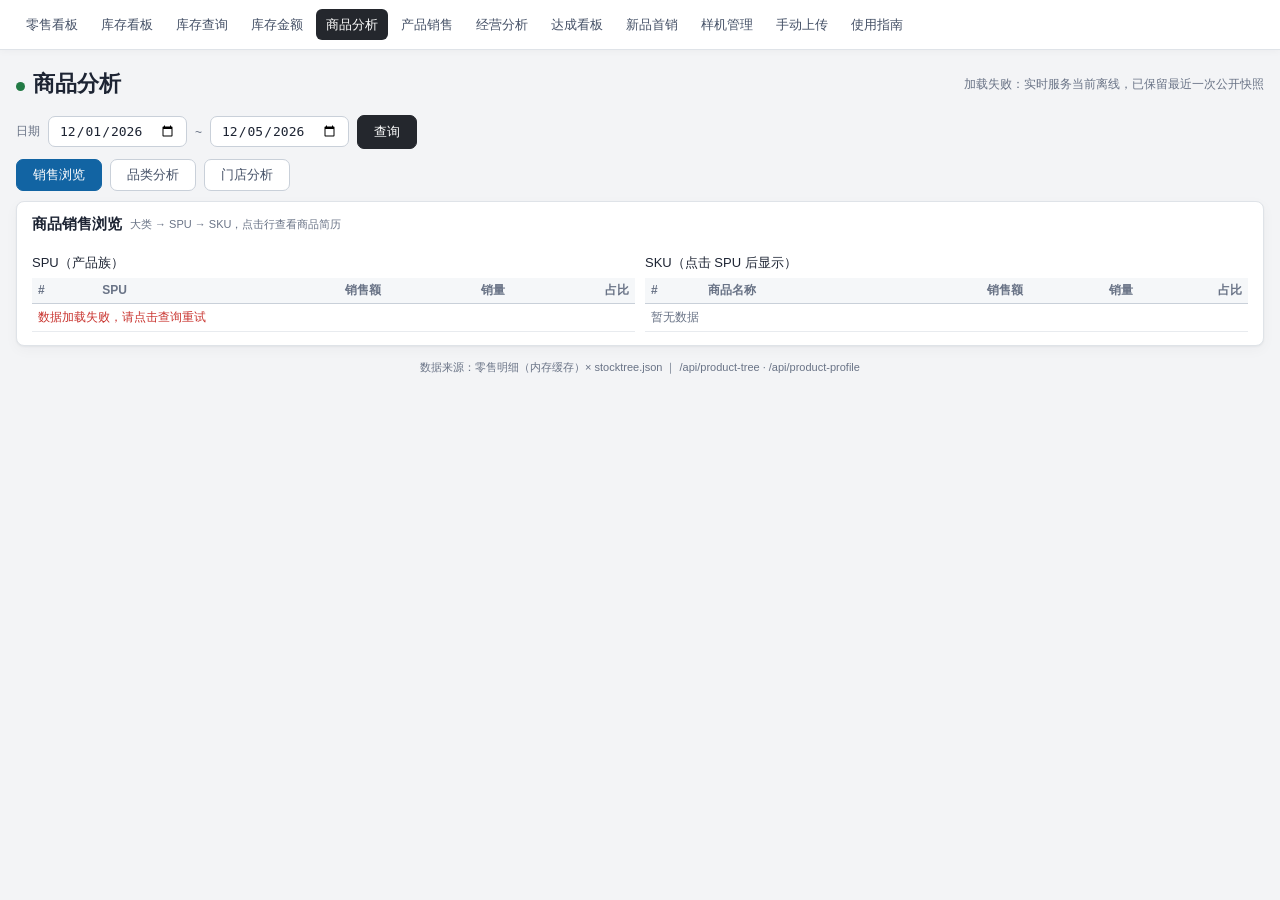
<file: product.html>
<!DOCTYPE html>
<html lang="zh-CN">
<head>
<meta charset="UTF-8">
<meta name="viewport" content="width=device-width, initial-scale=1.0, maximum-scale=1.0">
<title>商品分析</title>
<style>
  * { margin:0; padding:0; box-sizing:border-box; }
  body { background:#0d1420; color:#dbe4f0; font-family:"Microsoft YaHei","PingFang SC",-apple-system,sans-serif; padding:16px; min-height:100vh; }
  .nav { display:flex; gap:16px; font-size:13px; margin-bottom:12px; flex-wrap:wrap; }
  .nav a { color:#7d8ca3; text-decoration:none; padding:4px 10px; border-radius:6px; border:1px solid #1f2c42; }
  .nav a.cur { color:#fff; background:#16202f; border-color:#2563eb; }
  .nav a:hover { color:#dbe4f0; }
  .auto-sw { margin-left:auto; display:flex; align-items:center; gap:6px; font-size:12px; color:#7d8ca3; flex-wrap:wrap; }
  .switch { position:relative; width:34px; height:18px; display:inline-block; flex-shrink:0; }
  .switch input { display:none; }
  .switch i { position:absolute; inset:0; background:#1f2c42; border-radius:18px; transition:.2s; cursor:pointer; }
  .switch i::after { content:""; position:absolute; width:14px; height:14px; left:2px; top:2px; background:#7d8ca3; border-radius:50%; transition:.2s; }
  .switch input:checked + i { background:#059669; }
  .switch input:checked + i::after { transform:translateX(16px); background:#fff; }
  .sw-hint { font-size:11px; color:#f59e0b; display:none; }
  .sw-hint.show { display:inline; }
  .header { display:flex; align-items:center; justify-content:space-between; flex-wrap:wrap; gap:8px; margin-bottom:14px; }
  .header h1 { font-size:19px; font-weight:600; color:#fff; letter-spacing:1px; }
  .dot { display:inline-block; width:9px; height:9px; border-radius:50%; background:#34d399; margin-right:8px; box-shadow:0 0 8px #34d399; animation:pulse 2s infinite; }
  @keyframes pulse { 0%,100%{opacity:1;} 50%{opacity:.4;} }
  .meta { font-size:12px; color:#7d8ca3; }
  .card { background:#121a28; border:1px solid #1f2c42; border-radius:12px; padding:13px 15px; margin-top:10px; }
  .card h2 { font-size:14px; font-weight:600; color:#a8b8cc; margin-bottom:10px; display:flex; align-items:center; }
  .card h2 .tag { font-size:11px; color:#5c6b82; font-weight:400; margin-left:8px; flex:1; }
  .exp-btn { background:#16202f; border:1px solid #1f2c42; color:#7d8ca3; font-size:11px; border-radius:6px; padding:3px 10px; cursor:pointer; text-decoration:none; white-space:nowrap; }
  .exp-btn:hover { color:#fff; border-color:#2563eb; }
  .date-bar { display:flex; gap:8px; align-items:center; flex-wrap:wrap; margin-bottom:10px; font-size:12px; color:#7d8ca3; }
  input[type=date] { background:#0d1420; color:#dbe4f0; border:1px solid #1f2c42; border-radius:8px; padding:6px 10px; font-size:13px; color-scheme:dark; }
  .btn { background:#2563eb; color:#fff; border:none; border-radius:8px; padding:7px 16px; font-size:13px; cursor:pointer; }
  .btn:hover { background:#3b82f6; }
  .btn.ghost { background:#16202f; border:1px solid #1f2c42; color:#a8b8cc; padding:5px 12px; font-size:12px; }
  .btn.ghost.cur { background:#2563eb; color:#fff; border-color:#2563eb; }
  .cat-tabs { display:flex; gap:8px; flex-wrap:wrap; margin-bottom:10px; }
  .cat-tabs button { background:#16202f; border:1px solid #1f2c42; color:#a8b8cc; border-radius:8px; padding:6px 16px; font-size:13px; cursor:pointer; }
  .cat-tabs button.cur { background:#2563eb; color:#fff; border-color:#2563eb; }
  .cat-tabs button em { font-style:normal; font-size:11px; opacity:.75; margin-left:6px; }
  .two-col { display:grid; grid-template-columns:1fr 1fr; gap:10px; }
  .tscroll { overflow-x:auto; max-height:420px; overflow-y:auto; }
  table { width:100%; border-collapse:collapse; font-size:12px; min-width:340px; }
  th { text-align:left; color:#5c6b82; font-weight:400; padding:4px 6px; border-bottom:1px solid #1f2c42; white-space:nowrap; position:sticky; top:0; background:#121a28; }
  td { padding:5px 6px; border-bottom:1px solid #182234; color:#c4d0e0; vertical-align:middle; }
  td.num, th.num { text-align:right; font-variant-numeric:tabular-nums; white-space:nowrap; }
  td.pname { white-space:normal; word-break:break-word; min-width:160px; line-height:1.5; }
  tr.rowlink { cursor:pointer; }
  tr.rowlink:hover td { background:#16202f; }
  tr.sel td { background:#1a2a45; }
  .kpi-row { display:grid; grid-template-columns:repeat(4,1fr); gap:10px; margin-bottom:10px; }
  .mini { background:linear-gradient(145deg,#16202f,#121a28); border:1px solid #1f2c42; border-radius:10px; padding:10px 12px; }
  .mini .label { font-size:11px; color:#7d8ca3; margin-bottom:4px; }
  .mini .value { font-size:18px; font-weight:700; color:#fff; font-variant-numeric:tabular-nums; }
  .mini .sub { font-size:11px; color:#5c6b82; margin-top:3px; }
  .prof-head { font-size:15px; color:#fff; font-weight:600; margin-bottom:10px; line-height:1.6; }
  .prof-head .dim { font-size:12px; color:#7d8ca3; font-weight:400; margin-left:8px; }
  .gran-bar { display:flex; gap:6px; margin-bottom:8px; }
  canvas { width:100%; height:260px; display:block; }
  .bar-row { display:flex; align-items:center; gap:8px; margin:4px 0; font-size:12px; }
  .bar-row .bl { width:170px; color:#a8b8cc; overflow:hidden; text-overflow:ellipsis; white-space:nowrap; flex-shrink:0; }
  .bar-row .bt { flex:1; height:10px; background:#182234; border-radius:5px; overflow:hidden; }
  .bar-row .bf { height:100%; background:#2563eb; border-radius:5px; }
  .bar-row .bv { width:80px; text-align:right; color:#c4d0e0; font-variant-numeric:tabular-nums; flex-shrink:0; }
  .g { color:#34d399; } .y { color:#f59e0b; } .r { color:#f87171; } .n { color:#4b5a72; }
  .sub-title { font-size:13px; color:#a8b8cc; margin:14px 0 6px; }
  .lg i { display:inline-block; width:10px; height:10px; border-radius:2px; margin-right:6px; }
  .lg { color:#a8b8cc; white-space:nowrap; margin-right:12px; }
  tr.drill-sub td { background:#0d1420; padding:8px 12px; }
  .drill-cat { border:1px solid #1f2c42; border-radius:8px; margin:6px 0; }
  .drill-cat .dc-h { padding:7px 10px; cursor:pointer; font-size:12px; color:#a8b8cc; display:flex; justify-content:space-between; }
  .drill-cat .dc-h:hover { color:#fff; }
  .drill-cat .dc-b { display:none; padding:0 10px 8px; }
  .drill-cat.open .dc-b { display:block; }
  th.sortable { cursor:pointer; }
  th.sortable:hover { color:#a8b8cc; }
  .foot { margin-top:14px; font-size:11px; color:#43516a; text-align:center; }
  .hint { font-size:12px; color:#5c6b82; padding:8px 0; }
  @media (max-width: 900px) { .kpi-row { grid-template-columns:repeat(2,1fr); } .two-col { grid-template-columns:1fr; } }
  @media (max-width: 700px) { body { padding:10px; } }
  /* 同行高亮: 悬停(浅) + 点击锁定(深一档); !important 覆盖斑马纹/+8/选中行背景; 锁定规则在后, 悬停时仍保持锁定色 */
  tbody tr:hover td { background:rgba(45,212,191,.12) !important; }
  tbody tr.hl td { background:rgba(45,212,191,.22) !important; }
</style>
<link rel="stylesheet" href="apple.css?v=20260727-theme2">
<script src="public-runtime.js?v=20260822-public1"></script>
</head>
<body>
<div class="nav">
  <a href="index.html">零售看板</a>
  <a href="inventory.html">库存看板</a>
  <a href="stock.html">库存查询</a>
  <a href="finance.html">库存金额</a>
  <a href="product.html" class="cur">商品分析</a><a href="sales.html">产品销售</a>
  <a href="insights.html">经营分析</a>
<a href="target.html?v=20260727-entry2">达成看板</a>
  <a href="launch.html">新品首销</a>
  <a href="demo.html">样机管理</a>
<a href="upload.html?v=20260727-entry2">手动上传</a>
  <a href="guide.html">使用指南</a>
  <span class="auto-sw">自动获取数据 <label class="switch"><input type="checkbox" id="autoRefresh"><i></i></label><span class="sw-hint" id="arHint">已关闭，数据将不再自动更新，可手动上传</span></span>
</div>
<div class="header">
  <h1><span class="dot"></span>商品分析</h1>
  <div class="meta" id="rangeMeta">-</div>
</div>

<div class="date-bar">
  日期 <input type="date" id="dFrom"> ~ <input type="date" id="dTo">
  <button class="btn" id="btnQuery">查询</button>
</div>
<div class="cat-tabs" id="viewTabs">
  <button data-v="browse" class="cur">销售浏览</button>
  <button data-v="cat">品类分析</button>
  <button data-v="store">门店分析</button>
</div>

<!-- A. 商品销售浏览 -->
<div id="view-browse">
<div class="card" style="margin-top:0">
  <h2>商品销售浏览<span class="tag">大类 → SPU → SKU，点击行查看商品简历</span></h2>
  <div class="cat-tabs" id="catTabs"></div>
  <div class="two-col">
    <div>
      <div class="sub-title" style="margin-top:0">SPU（产品族）</div>
      <div class="tscroll"><table id="spuTable"><thead><tr>
        <th>#</th><th>SPU</th><th class="num">销售额</th><th class="num">销量</th><th class="num">占比</th>
      </tr></thead><tbody></tbody></table></div>
    </div>
    <div>
      <div class="sub-title" style="margin-top:0">SKU（点击 SPU 后显示）</div>
      <div class="tscroll"><table id="skuTable"><thead><tr>
        <th>#</th><th>商品名称</th><th class="num">销售额</th><th class="num">销量</th><th class="num">占比</th>
      </tr></thead><tbody></tbody></table></div>
    </div>
  </div>
</div>
</div><!-- /view-browse -->

<!-- A2. 品类分析 -->
<div id="view-cat" style="display:none">
<div class="card" style="margin-top:0">
  <h2>品类分析<span class="tag" id="anaCatTag">大类→SPU，环比=前一等长周期</span></h2>
  <div class="two-col" style="margin-bottom:6px">
    <div>
      <div class="sub-title" style="margin-top:0">大类占比（销售额）</div>
      <div style="display:flex;gap:14px;align-items:center;flex-wrap:wrap">
        <div id="anaDonut"></div>
        <div id="anaLegend" style="flex:1;min-width:170px;font-size:12px;line-height:2"></div>
      </div>
    </div>
    <div>
      <div class="sub-title" style="margin-top:0">大类汇总</div>
      <div class="tscroll"><table id="anaCatTable"><thead><tr>
        <th>大类</th><th class="num">销售额</th><th class="num">销量</th><th class="num">占比</th><th class="num">环比</th>
      </tr></thead><tbody></tbody></table></div>
    </div>
  </div>
  <div class="sub-title">SPU 排行 TOP20<span style="color:#5c6b82;font-weight:400">（点行看商品简历，点 ▶ 下钻 SKU）</span></div>
  <div class="cat-tabs" id="anaCatTabs"></div>
  <div class="tscroll" style="max-height:480px"><table id="anaSpuTable"><thead><tr>
    <th>#</th><th>SPU</th><th class="num">销售额</th><th class="num">销量</th><th class="num">占比</th><th class="num">环比</th><th></th>
  </tr></thead><tbody></tbody></table></div>
</div>
</div><!-- /view-cat -->

<!-- A3. 门店分析 -->
<div id="view-store" style="display:none">
<div class="card" style="margin-top:0">
  <h2>门店分析<span class="tag">门店排行 / 点击门店下钻该店结构</span><a class="exp-btn" id="btnMatrixExp" href="#">导出矩阵Excel</a></h2>
  <div class="two-col">
    <div>
      <div class="sub-title" style="margin-top:0">门店排行（销售额）</div>
      <div class="tscroll" style="max-height:460px"><table id="storeRankTable"><thead><tr>
        <th>#</th><th>门店</th><th class="num">销售额</th><th class="num">销量</th><th class="num">环比</th>
      </tr></thead><tbody></tbody></table></div>
    </div>
    <div>
      <div class="sub-title" style="margin-top:0" id="storeDrillTitle">门店下钻</div>
      <div id="storeDrill"><div class="hint">点击左侧门店行，查看该店 大类 → SPU 销售结构</div></div>
    </div>
  </div>
  <div class="sub-title">门店 × 大类 销售矩阵（销售额，万元；点表头按该列排序）</div>
  <div class="tscroll" style="max-height:460px"><table id="matrixTable"><thead></thead><tbody></tbody></table></div>
</div>
</div><!-- /view-store -->

<!-- B. 商品简历 -->
<div class="card" id="profCard" style="display:none">
  <h2>商品简历<span class="tag" id="profRange"></span><a class="exp-btn" id="btnExport" href="#">导出Excel</a></h2>
  <div class="prof-head" id="profHead"></div>
  <div class="kpi-row" id="profKpi"></div>
  <div class="gran-bar" id="granBar">
    <button class="btn ghost" data-by="quarter">季</button>
    <button class="btn ghost" data-by="month">月</button>
    <button class="btn ghost" data-by="week">周</button>
    <button class="btn ghost cur" data-by="day">日</button>
  </div>
  <canvas id="trendCv"></canvas>
  <div class="two-col" style="margin-top:14px">
    <div>
      <div class="sub-title" style="margin-top:0">月度对比</div>
      <div class="tscroll"><table id="monthTable"><thead><tr>
        <th>月份</th><th class="num">销量</th><th class="num">销售额</th><th class="num">环比</th>
      </tr></thead><tbody></tbody></table></div>
    </div>
    <div>
      <div class="sub-title" style="margin-top:0">门店分布 TOP20</div>
      <div class="tscroll"><table id="storeTable"><thead><tr>
        <th>#</th><th>门店</th><th class="num">销量</th><th class="num">销售额</th>
      </tr></thead><tbody></tbody></table></div>
    </div>
  </div>
  <div id="stockBlock"></div>
</div>

<div class="foot">数据来源：零售明细（内存缓存）× stocktree.json ｜ /api/product-tree · /api/product-profile</div>

<script>
let TREE=null, CUR_CAT=null, CUR_SPU=null, CUR_SKU=null, PROF=null, BY='day';
let PROF_PARAMS=null, VIEW='browse', ANA_CAT=null, ANA_STORE=null, MAT_SORT={col:-1,asc:false};
const PALETTE=['#1264a3','#2f7d4a','#d27b0b','#c94a45','#248a9a','#667085','#7d6b4f','#8a94a6'];
function fmtInt(v){ return v==null?'—':Math.round(v).toLocaleString('zh-CN'); }
function fmtWan(v){ if(v==null) return '—'; return (v/10000).toLocaleString('zh-CN',{maximumFractionDigits:1})+'万'; }
function esc(s){ return String(s==null?'':s).replace(/[&<>"]/g,c=>({'&':'&amp;','<':'&lt;','>':'&gt;','"':'&quot;'}[c])); }
function shortChan(n){ return String(n||'').replace(/(通信科技|科技|通信)?有限公司.*$/,'')||n; }
function pctStr(v){ return v==null?'<span class="n">—</span>':v+'%'; }

/* ---------- A. 浏览区 ---------- */
function monthStart(){ const d=new Date(); return d.getFullYear()+'-'+String(d.getMonth()+1).padStart(2,'0')+'-01'; }
function todayStr(){ const d=new Date(); return d.getFullYear()+'-'+String(d.getMonth()+1).padStart(2,'0')+'-'+String(d.getDate()).padStart(2,'0'); }

async function loadTree(){
  const f=document.getElementById('dFrom').value, t=document.getElementById('dTo').value;
  const btn=document.getElementById('btnQuery');
  const meta=document.getElementById('rangeMeta');
  btn.disabled=true; btn.textContent='加载中…';
  meta.textContent='正在读取最新零售数据，首次加载可能需要几十秒';
  document.querySelector('#spuTable tbody').innerHTML='<tr><td colspan="5" style="color:#7d8ca3">数据加载中…</td></tr>';
  document.querySelector('#skuTable tbody').innerHTML='<tr><td colspan="5" style="color:#7d8ca3">请稍候</td></tr>';
  try{
    const r = await fetch(`/api/product-tree?from=${f}&to=${t}&_=${Date.now()}`,{cache:'no-store'});
    const d = await r.json();
    if(!r.ok || d.error) throw new Error(d.error || ('HTTP '+r.status));
    TREE = d;
    meta.textContent = `窗口 ${TREE.from} ~ ${TREE.to}`;
    if(!TREE.cats || !TREE.cats.length){
      document.getElementById('catTabs').innerHTML='';
      document.querySelector('#spuTable tbody').innerHTML='<tr><td colspan="5" style="color:#f59e0b">当前日期范围没有销售数据</td></tr>';
      document.querySelector('#skuTable tbody').innerHTML='<tr><td colspan="5" style="color:#5c6b82">请调整日期后查询</td></tr>';
      return;
    }
    renderCats();
    const i = TREE.cats.findIndex(c=>c.cat==='手机');
    selectCat(i>=0?i:0);
  }catch(e){
    TREE=null;
    meta.textContent='加载失败：'+e.message;
    document.querySelector('#spuTable tbody').innerHTML='<tr><td colspan="5" style="color:#ef4444">数据加载失败，请点击查询重试</td></tr>';
    document.querySelector('#skuTable tbody').innerHTML='<tr><td colspan="5" style="color:#5c6b82">暂无数据</td></tr>';
  }finally{
    btn.disabled=false; btn.textContent='查询';
  }
}
function renderCats(){
  document.getElementById('catTabs').innerHTML = TREE.cats.map((c,i)=>
    `<button data-i="${i}" class="${i===CUR_CAT?'cur':''}">${esc(c.cat)}<em>${fmtWan(c.amount)}</em></button>`).join('');
  document.querySelectorAll('#catTabs button').forEach(b=>b.addEventListener('click',()=>selectCat(+b.dataset.i)));
}
function selectCat(i){
  CUR_CAT=i; CUR_SPU=null; CUR_SKU=null;
  renderCats(); renderSpus(); renderSkus();
}
function renderSpus(){
  const c = TREE.cats[CUR_CAT];
  const tb = document.querySelector('#spuTable tbody');
  tb.innerHTML = c.spus.map((p,i)=>{
    const share = c.amount ? (p.amount/c.amount*100).toFixed(1) : '—';
    return `<tr class="rowlink ${i===CUR_SPU?'sel':''}" data-i="${i}"><td>${i+1}</td><td class="pname">${esc(p.spu)}</td><td class="num">${fmtWan(p.amount)}</td><td class="num">${fmtInt(p.qty)}</td><td class="num">${share}%</td></tr>`;
  }).join('');
  tb.querySelectorAll('tr').forEach(tr=>tr.addEventListener('click',()=>{ selectSpu(+tr.dataset.i); }));
}
function selectSpu(i){
  CUR_SPU=i; CUR_SKU=null;
  renderSpus(); renderSkus();
  const p = TREE.cats[CUR_CAT].spus[i];
  loadProfile({spu:p.spu});
}
function renderSkus(){
  const tb = document.querySelector('#skuTable tbody');
  if(CUR_SPU==null){ tb.innerHTML='<tr><td colspan="5" style="color:#5c6b82">点击左侧 SPU 行查看明细</td></tr>'; return; }
  const p = TREE.cats[CUR_CAT].spus[CUR_SPU];
  tb.innerHTML = p.skus.map((s,i)=>{
    const share = p.amount ? (s.amount/p.amount*100).toFixed(1) : '—';
    return `<tr class="rowlink ${i===CUR_SKU?'sel':''}" data-i="${i}"><td>${i+1}</td><td class="pname">${esc(s.name)}</td><td class="num">${fmtWan(s.amount)}</td><td class="num">${fmtInt(s.qty)}</td><td class="num">${share}%</td></tr>`;
  }).join('');
  tb.querySelectorAll('tr').forEach(tr=>tr.addEventListener('click',()=>{
    CUR_SKU=+tr.dataset.i; renderSkus();
    loadProfile({sku:p.skus[CUR_SKU].sku});
  }));
}

/* ---------- B. 商品简历 ---------- */
function selParams(){
  return CUR_SKU!=null
    ? {sku: TREE.cats[CUR_CAT].spus[CUR_SPU].skus[CUR_SKU].sku}
    : {spu: TREE.cats[CUR_CAT].spus[CUR_SPU].spu};
}
async function loadProfile(extra){
  const base = (extra && (extra.sku || extra.spu)) ? {} : selParams();
  const q = Object.assign({}, base, extra||{}, {by: BY});
  PROF_PARAMS = {sku: q.sku, spu: q.spu};
  const f=document.getElementById('dFrom').value, t=document.getElementById('dTo').value;
  const qs = new URLSearchParams(Object.assign({}, q, {from:f, to:t}));
  const r = await fetch('/api/product-profile?'+qs.toString(),{cache:'no-store'});
  PROF = await r.json();
  if(PROF.error){ alert(PROF.error); return; }
  renderProfile();
}
function renderProfile(){
  document.getElementById('profCard').style.display='block';
  const h = PROF.head, k = PROF.kpi, st = PROF.stock||{};
  document.getElementById('profRange').textContent = `${PROF.from} ~ ${PROF.to}`;
  document.getElementById('profHead').innerHTML =
    `${esc(h.name)}<span class="dim">${h.type==='sku'?'条码 '+esc(h.sku):'SPU'}${h.cat?' ｜ '+esc(h.cat):''}${h.spu&&h.type==='sku'?' ｜ SPU '+esc(h.spu):''}</span>`;
  const curStock = h.type==='sku' ? st.stock : st.totalStock;
  const dio = h.type==='sku' ? null : st.dio;
  const kpis = [
    ['销售额', fmtWan(k['销售额'])],
    ['销量', fmtInt(k['销量'])+' 件'],
    ['件单价', k['件单价']==null?'—':'¥'+fmtInt(k['件单价'])],
    ['毛利率', pctStr(k['毛利率'])],
    ['退货率', pctStr(k['退货率'])],
    ['动销门店数', k['动销门店数']+' 家'],
    ['当前库存', curStock==null?'—':fmtInt(curStock)+' 件'],
    ['周转天数', dio==null?'—':dio+' 天'],
  ];
  document.getElementById('profKpi').innerHTML = kpis.map(([l,v])=>
    `<div class="mini"><div class="label">${l}</div><div class="value" style="font-size:16px">${v}</div></div>`).join('');
  // 导出链接
  const q = PROF_PARAMS || {};
  const f=document.getElementById('dFrom').value, t=document.getElementById('dTo').value;
  document.getElementById('btnExport').href = '/export?table=profile&from='+f+'&to='+t+'&'+
    (q.sku?('sku='+encodeURIComponent(q.sku)):('spu='+encodeURIComponent(q.spu)));
  drawTrend();
  // 月度对比
  const mo = PROF.monthly;
  document.querySelector('#monthTable tbody').innerHTML = mo.map((m,i)=>{
    let mom = '—';
    if(i>0 && mo[i-1].amount) mom = ((m.amount-mo[i-1].amount)/Math.abs(mo[i-1].amount)*100).toFixed(1)+'%';
    return `<tr><td>${m.month}</td><td class="num">${fmtInt(m.qty)}</td><td class="num">${fmtWan(m.amount)}</td><td class="num">${mom}</td></tr>`;
  }).join('');
  // 门店分布
  document.querySelector('#storeTable tbody').innerHTML = PROF.stores.map((s,i)=>
    `<tr><td>${i+1}</td><td>${esc(s.store)}</td><td class="num">${fmtInt(s.qty)}</td><td class="num">${fmtWan(s.amount)}</td></tr>`).join('');
  // 库存块
  const chans = st.channels||[];
  const ctot = chans.reduce((a,c)=>a+c.stock,0)||1;
  document.getElementById('stockBlock').innerHTML = chans.length ? `
    <div class="sub-title">库存信息（stocktree）</div>
    <div style="font-size:12px;color:#a8b8cc;margin-bottom:6px">
      当前可售库存 <b style="color:#fff">${curStock==null?'—':fmtInt(curStock)}</b> 件
      ${h.type==='sku'&&st.stores!=null?` ｜ 有货门店 <b style="color:#fff">${st.stores}</b> 家`:''}
      ${st.sold28!=null?` ｜ 近4周销量 <b style="color:#fff">${fmtInt(st.sold28)}</b> 件`:''}
      ${dio!=null?` ｜ 周转 <b style="color:#fff">${dio}</b> 天`:''}</div>
    ${chans.map(c=>`<div class="bar-row"><div class="bl" title="${esc(c.channel)}">${esc(shortChan(c.channel))}</div><div class="bt"><div class="bf" style="width:${Math.min(100,c.stock/ctot*100).toFixed(1)}%"></div></div><div class="bv">${fmtInt(c.stock)} 件</div></div>`).join('')}` : '';
}

/* 趋势图：柱=销量(左轴) 折线=销售额(右轴) */
function drawTrend(){
  const cv = document.getElementById('trendCv');
  const dpr = window.devicePixelRatio||1;
  const W = cv.clientWidth, H = cv.clientHeight;
  cv.width = W*dpr; cv.height = H*dpr;
  const ctx = cv.getContext('2d'); ctx.scale(dpr,dpr);
  ctx.clearRect(0,0,W,H);
  const data = PROF.trend||[];
  if(!data.length){ ctx.fillStyle='#697386'; ctx.font='12px sans-serif'; ctx.fillText('无数据',10,20); return; }
  const padL=46, padR=56, padT=14, padB=34, cw=W-padL-padR, ch=H-padT-padB;
  const maxQ = Math.max(1,...data.map(d=>Math.abs(d.qty)));
  const maxA = Math.max(1,...data.map(d=>Math.abs(d.amount)));
  ctx.strokeStyle='#dfe3e8'; ctx.fillStyle='#697386'; ctx.font='10px sans-serif';
  for(let g=0; g<=4; g++){
    const y = padT + ch*g/4;
    ctx.beginPath(); ctx.moveTo(padL,y); ctx.lineTo(W-padR,y); ctx.stroke();
    ctx.textAlign='right'; ctx.fillText(Math.round(maxQ*(4-g)/4), padL-6, y+3);
    ctx.textAlign='left'; ctx.fillText((maxA*(4-g)/4/10000).toFixed(0)+'万', W-padR+6, y+3);
  }
  const bw = Math.max(3, cw/data.length*0.55);
  data.forEach((d,i)=>{
    const x = padL + cw*(i+0.5)/data.length;
    const h = Math.abs(d.qty)/maxQ*ch;
    ctx.fillStyle='#1264a3';
    ctx.fillRect(x-bw/2, padT+ch-h, bw, h);
  });
  ctx.strokeStyle='#d27b0b'; ctx.lineWidth=2; ctx.beginPath();
  data.forEach((d,i)=>{
    const x = padL + cw*(i+0.5)/data.length;
    const y = padT + ch - Math.abs(d.amount)/maxA*ch;
    i? ctx.lineTo(x,y) : ctx.moveTo(x,y);
  });
  ctx.stroke(); ctx.lineWidth=1;
  ctx.fillStyle='#697386'; ctx.textAlign='center';
  const step = Math.ceil(data.length/12);
  data.forEach((d,i)=>{
    if(i%step) return;
    const x = padL + cw*(i+0.5)/data.length;
    let lb = d.label;
    if(BY==='day') lb = lb.slice(5);
    ctx.fillText(lb, x, H-padB+14);
  });
  ctx.textAlign='left'; ctx.fillStyle='#1264a3'; ctx.fillText('■ 销量(件)', padL, 12);
  ctx.fillStyle='#d27b0b'; ctx.fillText('— 销售额(万元)', padL+70, 12);
}

/* ---------- 视图切换（分析模块按需懒加载） ---------- */
function switchView(v){
  VIEW=v;
  document.querySelectorAll('#viewTabs button').forEach(b=>b.classList.toggle('cur', b.dataset.v===v));
  document.getElementById('view-browse').style.display = v==='browse'?'block':'none';
  document.getElementById('view-cat').style.display = v==='cat'?'block':'none';
  document.getElementById('view-store').style.display = v==='store'?'block':'none';
  if(v==='cat' && !ANA_CAT) loadCatAnalysis();
  if(v==='store' && !ANA_STORE) loadStoreAnalysis();
}
document.querySelectorAll('#viewTabs button').forEach(b=>b.addEventListener('click',()=>switchView(b.dataset.v)));

function rateCell(r){
  if(r==null) return '<td class="num n">—</td>';
  return `<td class="num ${r<0?'r':'g'}">${r>0?'+':''}${r}%</td>`;
}
function openProfile(params){
  loadProfile(params).then(()=>{
    if(PROF && !PROF.error) document.getElementById('profCard').scrollIntoView({behavior:'smooth'});
  });
}

/* ---------- 品类分析 ---------- */
async function loadCatAnalysis(){
  const f=document.getElementById('dFrom').value, t=document.getElementById('dTo').value;
  const r = await fetch(`/api/cat-analysis?from=${f}&to=${t}&_=${Date.now()}`,{cache:'no-store'});
  const d = await r.json();
  if(d.error){ alert(d.error); return; }
  ANA_CAT = d; ANA_CAT.sel = d.cats.findIndex(c=>c.cat==='手机');
  if(ANA_CAT.sel<0) ANA_CAT.sel=0;
  document.getElementById('anaCatTag').textContent = `本期 ${d.from} ~ ${d.to} ｜ 环比上期 ${d.prevFrom} ~ ${d.prevTo}`;
  renderAnaCats();
}
function renderAnaCats(){
  const d=ANA_CAT;
  const total = d.cats.reduce((a,c)=>a+Math.max(c.amount,0),0);
  const W=220,H=190,cx=100,cy=95,R=68,rr=42;
  let angle=-Math.PI/2, paths='';
  d.cats.forEach((c,i)=>{
    if(c.amount<=0||!total) return;
    const frac=c.amount/total, a2=angle+frac*Math.PI*2, large=frac>0.5?1:0;
    const x1=cx+R*Math.cos(angle),y1=cy+R*Math.sin(angle),x2=cx+R*Math.cos(a2),y2=cy+R*Math.sin(a2);
    const x3=cx+rr*Math.cos(a2),y3=cy+rr*Math.sin(a2),x4=cx+rr*Math.cos(angle),y4=cy+rr*Math.sin(angle);
    paths+=`<path d="M${x1},${y1} A${R},${R} 0 ${large} 1 ${x2},${y2} L${x3},${y3} A${rr},${rr} 0 ${large} 0 ${x4},${y4}Z" fill="${PALETTE[i%PALETTE.length]}"/>`;
    angle=a2;
  });
  const top = d.cats.reduce((m,c)=>c.amount>((m&&m.amount)||0)?c:m, null);
  document.getElementById('anaDonut').innerHTML = total
    ? `<svg viewBox="0 0 ${W} ${H}" style="width:220px;height:190px">${paths}<text x="${cx}" y="${cy-4}" fill="#7d8ca3" font-size="10" text-anchor="middle">${esc(top?top.cat:'')}</text><text x="${cx}" y="${cy+14}" fill="#fff" font-size="15" font-weight="700" text-anchor="middle">${top?(top.amount/total*100).toFixed(1)+'%':''}</text></svg>`
    : '<div class="hint">本期无销售</div>';
  document.getElementById('anaLegend').innerHTML = total ? d.cats.map((c,i)=>
    c.amount>0?`<span class="lg"><i style="background:${PALETTE[i%PALETTE.length]}"></i>${esc(c.cat)} ${(c.amount/total*100).toFixed(1)}%</span>`:'').join('') : '';
  document.querySelector('#anaCatTable tbody').innerHTML = d.cats.map((c,i)=>
    `<tr class="rowlink ${i===d.sel?'sel':''}" data-i="${i}"><td>${esc(c.cat)}</td><td class="num">${fmtWan(c.amount)}</td><td class="num">${fmtInt(c.qty)}</td><td class="num">${c.share}%</td>${rateCell(c.rate)}</tr>`).join('');
  document.querySelectorAll('#anaCatTable tbody tr').forEach(tr=>tr.addEventListener('click',()=>{ ANA_CAT.sel=+tr.dataset.i; renderAnaCats(); }));
  document.getElementById('anaCatTabs').innerHTML = d.cats.map((c,i)=>
    `<button data-i="${i}" class="${i===d.sel?'cur':''}">${esc(c.cat)}</button>`).join('');
  document.querySelectorAll('#anaCatTabs button').forEach(b=>b.addEventListener('click',()=>{ ANA_CAT.sel=+b.dataset.i; renderAnaCats(); }));
  renderAnaSpus();
}
function renderAnaSpus(){
  const d=ANA_CAT, c=d.cats[d.sel];
  const list = ((d.spus||{})[c.cat]||[]).slice(0,20);
  const tb = document.querySelector('#anaSpuTable tbody');
  if(!list.length){ tb.innerHTML='<tr><td colspan="7">本期该大类无销售</td></tr>'; return; }
  tb.innerHTML = list.map((p,i)=>
    `<tr class="rowlink" data-spu="${esc(p.spu)}"><td>${i+1}</td><td class="pname">${esc(p.spu)}</td><td class="num">${fmtWan(p.amount)}</td><td class="num">${fmtInt(p.qty)}</td><td class="num">${p.share}%</td>${rateCell(p.rate)}<td class="num"><a href="javascript:;" class="drill-link" data-spu="${esc(p.spu)}" style="color:#60a5fa;text-decoration:none">▶ SKU</a></td></tr><tr class="drill-sub" style="display:none"><td colspan="7"></td></tr>`).join('');
  tb.querySelectorAll('tr.rowlink').forEach(tr=>tr.addEventListener('click',(e)=>{
    if(e.target.classList.contains('drill-link')) return;
    openProfile({spu: tr.dataset.spu});
  }));
  tb.querySelectorAll('.drill-link').forEach(a=>a.addEventListener('click',()=>{
    const sub = a.closest('tr').nextElementSibling;
    if(sub.style.display!=='none'){ sub.style.display='none'; a.textContent='▶ SKU'; return; }
    let found=null;
    (TREE?TREE.cats:[]).forEach(cc=>cc.spus.forEach(pp=>{ if(pp.spu===a.dataset.spu) found=pp; }));
    sub.firstElementChild.innerHTML = found
      ? '<table style="min-width:0"><thead><tr><th>#</th><th>商品名称</th><th class="num">销售额</th><th class="num">销量</th><th class="num">占比</th></tr></thead><tbody>'+
        found.skus.map((s,i)=>`<tr class="rowlink sku-drill" data-sku="${esc(s.sku)}"><td>${i+1}</td><td class="pname">${esc(s.name)}</td><td class="num">${fmtWan(s.amount)}</td><td class="num">${fmtInt(s.qty)}</td><td class="num">${found.amount?(s.amount/found.amount*100).toFixed(1):'—'}%</td></tr>`).join('')+
        '</tbody></table>'
      : '<span class="hint">浏览树中暂无该 SPU 明细（请先在当前周期点"查询"）</span>';
    sub.style.display='table-row'; a.textContent='▼ SKU';
    sub.querySelectorAll('.sku-drill').forEach(tr=>tr.addEventListener('click',()=>openProfile({sku: tr.dataset.sku})));
  }));
}

/* ---------- 门店分析 ---------- */
async function loadStoreAnalysis(){
  const f=document.getElementById('dFrom').value, t=document.getElementById('dTo').value;
  const r = await fetch(`/api/store-analysis?from=${f}&to=${t}&_=${Date.now()}`,{cache:'no-store'});
  const d = await r.json();
  if(d.error){ alert(d.error); return; }
  ANA_STORE = d;
  document.getElementById('btnMatrixExp').href = `/export?table=storematrix&from=${f}&to=${t}`;
  renderStoreRank(); renderMatrix();
}
function renderStoreRank(){
  const tb=document.querySelector('#storeRankTable tbody');
  tb.innerHTML = ANA_STORE.stores.map((s,i)=>
    `<tr class="rowlink" data-s="${esc(s.store)}"><td>${i+1}</td><td>${esc(s.store)}</td><td class="num">${fmtWan(s.amount)}</td><td class="num">${fmtInt(s.qty)}</td>${rateCell(s.rate)}</tr>`).join('');
  tb.querySelectorAll('tr').forEach(tr=>tr.addEventListener('click',()=>{
    tb.querySelectorAll('tr').forEach(x=>x.classList.remove('sel'));
    tr.classList.add('sel');
    loadStoreDrill(tr.dataset.s);
  }));
}
async function loadStoreDrill(store){
  document.getElementById('storeDrillTitle').textContent = store + ' · 大类→SPU';
  const box=document.getElementById('storeDrill');
  box.innerHTML='<div class="hint">加载中…</div>';
  const f=document.getElementById('dFrom').value, t=document.getElementById('dTo').value;
  const r = await fetch(`/api/store-analysis?from=${f}&to=${t}&store=${encodeURIComponent(store)}&_=${Date.now()}`,{cache:'no-store'});
  const d = await r.json();
  if(d.error){ box.innerHTML='<div class="hint">'+esc(d.error)+'</div>'; return; }
  if(!d.cats.length){ box.innerHTML='<div class="hint">本期无销售</div>'; return; }
  box.innerHTML = d.cats.map((c,ci)=>`
    <div class="drill-cat${ci===0?' open':''}">
      <div class="dc-h"><span>${esc(c.cat)} ｜ ${fmtWan(c.amount)} ｜ ${fmtInt(c.qty)} 件</span><span>▾</span></div>
      <div class="dc-b"><table style="min-width:0"><thead><tr><th>#</th><th>SPU</th><th class="num">销售额</th><th class="num">销量</th></tr></thead>
      <tbody>${c.spus.slice(0,50).map((p,i)=>`<tr class="rowlink spu-drill" data-spu="${esc(p.spu)}"><td>${i+1}</td><td class="pname">${esc(p.spu)}</td><td class="num">${fmtWan(p.amount)}</td><td class="num">${fmtInt(p.qty)}</td></tr>`).join('')}</tbody></table></div>
    </div>`).join('');
  box.querySelectorAll('.dc-h').forEach(h=>h.addEventListener('click',()=>h.parentElement.classList.toggle('open')));
  box.querySelectorAll('.spu-drill').forEach(tr=>tr.addEventListener('click',()=>openProfile({spu: tr.dataset.spu})));
}
function renderMatrix(){
  const m=ANA_STORE.matrix, cats=ANA_STORE.cats;
  const rows = m.stores.map((s,i)=>({s, v:m.v[i], tot:m.v[i].reduce((a,b)=>a+b,0)}));
  const ci=MAT_SORT.col;
  if(ci>=-1 && ci!==-2){
    rows.sort((a,b)=>{
      const av = ci<0?a.tot:a.v[ci], bv = ci<0?b.tot:b.v[ci];
      return MAT_SORT.asc ? av-bv : bv-av;
    });
  }
  const arrow = j=> MAT_SORT.col===j ? (MAT_SORT.asc?' ▲':' ▼') : '';
  document.querySelector('#matrixTable thead').innerHTML = '<tr><th class="sortable" data-c="-2">门店</th>'+
    cats.map((c,j)=>`<th class="num sortable" data-c="${j}">${esc(c)}${arrow(j)}</th>`).join('')+
    `<th class="num sortable" data-c="-1">合计${arrow(-1)}</th></tr>`;
  document.querySelector('#matrixTable tbody').innerHTML = rows.map(r=>
    `<tr><td>${esc(r.s)}</td>${r.v.map(x=>`<td class="num">${x?(x/10000).toLocaleString('zh-CN',{maximumFractionDigits:1}):'-'}</td>`).join('')}<td class="num"><b>${(r.tot/10000).toLocaleString('zh-CN',{maximumFractionDigits:1})}</b></td></tr>`).join('');
  document.querySelectorAll('#matrixTable th.sortable').forEach(th=>th.addEventListener('click',()=>{
    const c=+th.dataset.c;
    if(c===-2){ MAT_SORT={col:-2,asc:true}; }
    else if(MAT_SORT.col===c){ MAT_SORT.asc=!MAT_SORT.asc; }
    else { MAT_SORT={col:c,asc:false}; }
    renderMatrix();
  }));
}

document.querySelectorAll('#granBar button').forEach(b=>b.addEventListener('click',()=>{
  document.querySelectorAll('#granBar button').forEach(x=>x.classList.remove('cur'));
  b.classList.add('cur');
  BY = b.dataset.by;
  if(CUR_SPU!=null) loadProfile();
}));
document.getElementById('btnQuery').addEventListener('click', ()=>{
  document.getElementById('profCard').style.display='none';
  ANA_CAT=null; ANA_STORE=null;   // 周期变化后分析缓存失效，按需重取
  loadTree();
  if(VIEW==='cat') loadCatAnalysis();
  if(VIEW==='store') loadStoreAnalysis();
});
window.addEventListener('resize', ()=>{ if(PROF && !PROF.error) drawTrend(); });

/* 自动获取数据总开关 */
async function initAutoRefresh(){
  const cb = document.getElementById('autoRefresh');
  const hint = document.getElementById('arHint');
  if(!cb) return;
  const sync = ()=>hint.classList.toggle('show', !cb.checked);
  try{
    const r = await fetch('/api/auto-refresh', {cache:'no-store'});
    if(r.ok){ const d = await r.json(); cb.checked = !!d.enabled; }
  }catch(e){}
  sync();
  cb.addEventListener('change', async ()=>{
    const want = cb.checked;
    try{
      const r = await fetch('/api/auto-refresh', {method:'POST',
        headers:{'Content-Type':'application/json'},
        body:JSON.stringify({enabled:want})});
      const d = await r.json();
      if(!r.ok || !d.ok) throw new Error(d.error || ('HTTP '+r.status));
      cb.checked = !!d.enabled;
    }catch(e){
      cb.checked = !want;
      alert('设置失败：'+e.message);
    }
    sync();
  });
}
initAutoRefresh();
document.getElementById('dFrom').value = monthStart();
document.getElementById('dTo').value = todayStr();
loadTree();
/* 同行高亮: 点击锁定(事件委托; 只加样式不拦截现有行点击; 排序/翻页/加载更多重渲染后自动失效) */
document.addEventListener('click', e=>{
  const tr = e.target.closest('tbody tr');
  if(!tr) return;
  const was = tr.classList.contains('hl');
  tr.parentElement.querySelectorAll('tr.hl').forEach(r=>r.classList.remove('hl'));
  if(!was) tr.classList.add('hl');
});
</script>
</body>
</html>
</file>
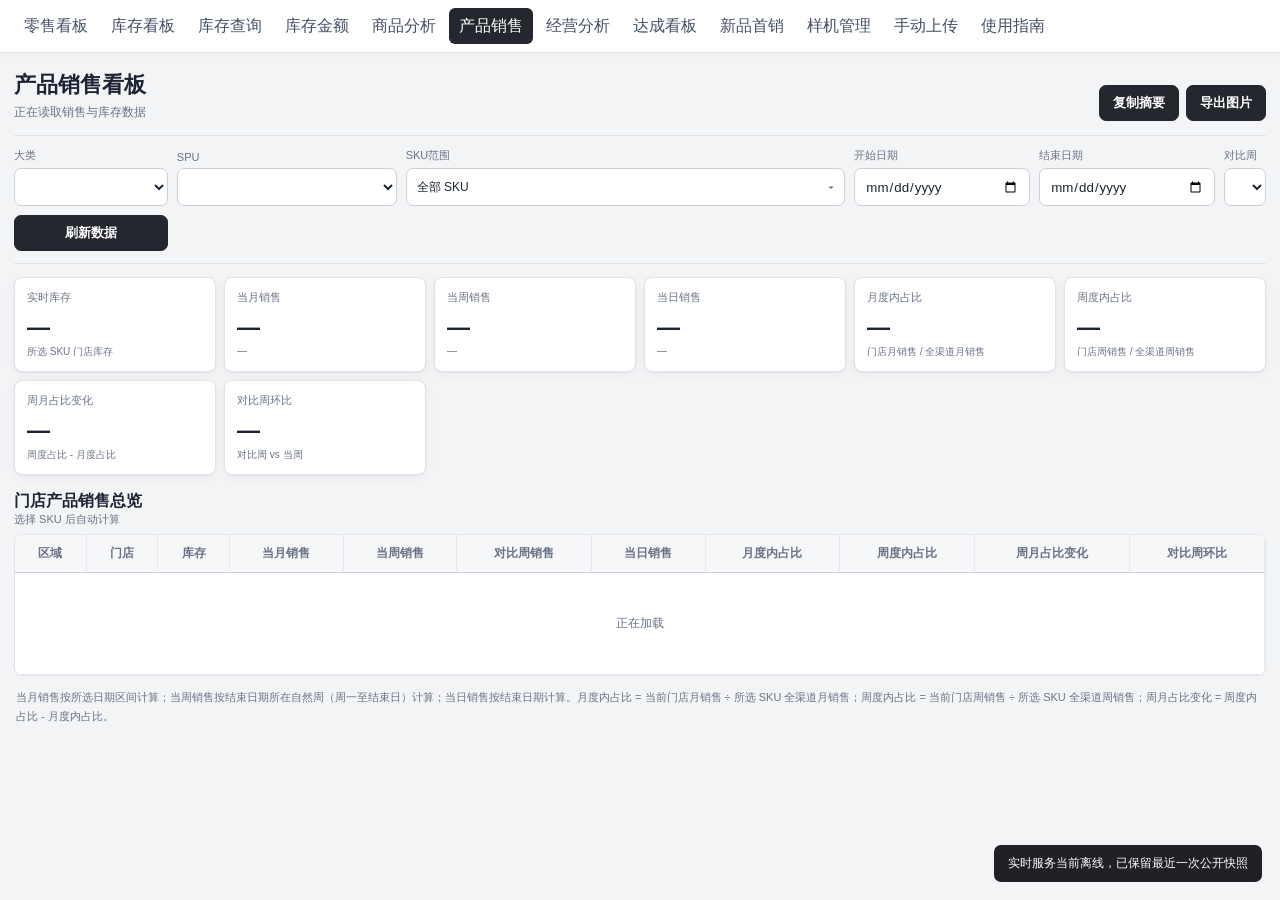
<file: sales.html>
<!DOCTYPE html>
<html lang="zh-CN">
<head>
<meta charset="UTF-8">
<meta name="viewport" content="width=device-width, initial-scale=1.0">
<title>产品销售看板</title>
<link rel="stylesheet" href="apple.css?v=20260818-sales1">
<style>
*{box-sizing:border-box}body{margin:0;padding:14px;background:var(--bg);color:var(--text);font-family:"Microsoft YaHei","PingFang SC",sans-serif}.page{max-width:1660px;margin:auto}.head{display:flex;align-items:flex-end;justify-content:space-between;gap:12px;margin:12px 0 14px}.head h1{font-size:23px;margin:0}.meta{font-size:12px;color:var(--muted);margin-top:5px}.actions{display:flex;gap:7px}.btn{height:36px;border:1px solid var(--border-strong);border-radius:7px;background:#fff;color:var(--text);padding:0 13px;font-weight:700;cursor:pointer}.btn.primary{background:var(--graphite);border-color:var(--graphite);color:#fff}.toolbar{display:grid;grid-template-columns:.7fr 1fr 2fr .8fr auto;gap:9px;align-items:end;padding:12px 0;border-top:1px solid var(--border);border-bottom:1px solid var(--border)}.field label{display:block;font-size:11px;color:var(--muted);margin-bottom:5px}.field select,.field input{height:38px;width:100%;border:1px solid var(--border-strong);border-radius:7px;background:#fff;padding:0 10px;color:var(--text);font-family:inherit}.multi{position:relative}.multi summary{list-style:none;height:38px;display:flex;align-items:center;justify-content:space-between;border:1px solid var(--border-strong);border-radius:7px;background:#fff;padding:0 10px;font-size:12px;cursor:pointer}.multi summary::-webkit-details-marker{display:none}.multi summary:after{content:'▾';color:var(--muted)}.multi-panel{position:absolute;left:0;top:44px;z-index:20;width:min(560px,88vw);padding:10px;background:#fff;border:1px solid var(--border);border-radius:8px;box-shadow:0 12px 34px rgba(0,0,0,.16)}.multi-tools{display:grid;grid-template-columns:1fr auto auto;gap:6px}.multi-tools input{height:34px}.multi-options{max-height:270px;overflow:auto;margin-top:8px;border-top:1px solid var(--border)}.multi-option{display:grid;grid-template-columns:18px minmax(0,1fr);gap:7px;padding:8px 4px;border-bottom:1px solid #edf0f3;cursor:pointer}.multi-option strong{display:block;font-size:12px}.multi-option small{display:block;margin-top:2px;color:var(--muted);font-size:10px;word-break:break-all}.multi-apply{width:100%;margin-top:8px}.kpis{display:grid;grid-template-columns:repeat(6,minmax(130px,1fr));gap:8px;margin:13px 0}.kpi{background:#fff;border:1px solid var(--border);border-radius:8px;padding:12px;min-height:88px}.kpi .label{font-size:11px;color:var(--muted)}.kpi .value{font-size:23px;font-weight:700;margin-top:9px;font-variant-numeric:tabular-nums}.kpi .sub{font-size:10px;color:var(--muted);margin-top:4px}.section-head{display:flex;align-items:end;justify-content:space-between;gap:10px;margin:16px 0 7px}.section-head h2{font-size:16px;margin:0}.hint{font-size:11px;color:var(--muted)}.table-wrap{overflow:auto;border:1px solid var(--border);border-radius:8px;background:#fff}table{border-collapse:separate;border-spacing:0;width:100%;min-width:1180px;font-size:12px}th{position:sticky;top:0;z-index:2;background:#f4f5f7;color:var(--text-soft);padding:10px 8px;text-align:center;white-space:nowrap;border-bottom:1px solid var(--border);border-right:1px solid #e7e9ec}td{padding:9px 8px;text-align:center;border-bottom:1px solid #eceef1;border-right:1px solid #eceef1;color:var(--text-soft);font-variant-numeric:tabular-nums;white-space:nowrap}tbody tr:nth-child(even):not(.summary) td{background:#fafafa}tbody tr:hover:not(.summary) td{background:#f4f8fc}.summary td{background:#edf0f4;font-weight:700;color:var(--text);border-top:1px solid #d3d7dc}.summary.total td{background:#e3e7ec;border-bottom:2px solid #c9ced5}.left{text-align:left}.store{font-weight:700;color:var(--text)}.metric{display:inline-flex;min-width:56px;justify-content:center;border-radius:5px;padding:3px 7px;font-weight:700}.metric.good{color:#176b3a;background:#e9f7ef}.metric.warn{color:#9a6700;background:#fff6df}.metric.bad{color:#b42318;background:#fdeeee}.metric.neutral{color:#667085;background:#f1f3f5}.loading{opacity:.55;pointer-events:none}.empty{padding:42px;color:var(--muted)}.foot{font-size:11px;color:var(--muted);line-height:1.7;margin:12px 2px}.toast{display:none;position:fixed;right:18px;bottom:18px;background:#202124;color:#fff;padding:10px 14px;border-radius:7px;font-size:12px;z-index:20}
@media(max-width:900px){body{padding:7px}.nav{margin:-7px -7px 10px!important}.head{display:block;text-align:center}.actions{justify-content:center;margin-top:9px}.toolbar{grid-template-columns:1fr 1fr}.toolbar .field:nth-child(3){grid-column:1/-1}.toolbar .btn{width:100%}.multi-panel{position:fixed;left:10px;right:10px;top:100px;width:auto;max-height:75vh;overflow:auto}.kpis{grid-template-columns:repeat(2,1fr);gap:6px}.kpi{text-align:center;min-height:82px}.kpi .value{font-size:25px}.section-head{display:block;text-align:center}.section-head .hint{margin-top:4px}.table-wrap{margin:0 -1px}table{font-size:14px;min-width:1320px}th,td{padding:9px 10px}.foot{text-align:center;font-size:12px}}
.toolbar{grid-template-columns:.7fr 1fr 2fr .8fr .8fr auto}
@media(max-width:900px){.toolbar{grid-template-columns:1fr 1fr}.toolbar .btn{grid-column:1/-1}}
</style>
<script src="public-runtime.js?v=20260822-public1"></script>
</head>
<body>
<div class="nav">
  <a href="index.html">零售看板</a><a href="inventory.html">库存看板</a><a href="stock.html">库存查询</a>
  <a href="finance.html">库存金额</a><a href="product.html">商品分析</a><a href="sales.html" class="cur">产品销售</a><a href="insights.html">经营分析</a>
  <a href="target.html?v=20260727-entry2">达成看板</a><a href="launch.html">新品首销</a><a href="demo.html">样机管理</a>
  <a href="upload.html?v=20260727-entry2">手动上传</a><a href="guide.html">使用指南</a>
</div>
<main class="page">
  <header class="head">
    <div><h1>产品销售看板</h1><div class="meta" id="meta">正在读取销售与库存数据</div></div>
    <div class="actions"><button class="btn" id="copyBtn">复制摘要</button><button class="btn primary" id="exportBtn">导出图片</button></div>
  </header>
  <section class="toolbar">
    <div class="field"><label>大类</label><select id="catSelect"></select></div>
    <div class="field"><label>SPU</label><select id="spuSelect"></select></div>
    <div class="field"><label>SKU范围</label><details class="multi" id="skuPicker"><summary id="skuSummary">全部 SKU</summary><div class="multi-panel"><div class="multi-tools"><input id="skuSearch" placeholder="搜索SKU名称或编码"><button class="btn" id="skuAllBtn" type="button">全部</button><button class="btn" id="skuClearBtn" type="button">清空</button></div><div class="multi-options" id="skuOptions"></div><button class="btn primary multi-apply" id="skuApplyBtn" type="button">应用选择</button></div></details></div>
    <div class="field"><label>开始日期</label><input type="date" id="fromDate"></div>
    <div class="field"><label>结束日期</label><input type="date" id="toDate"></div>
    <div class="field"><label>对比周</label><select id="weekSelect"></select></div>
    <button class="btn primary" id="refreshBtn">刷新数据</button>
  </section>
  <section class="kpis">
    <div class="kpi"><div class="label">实时库存</div><div class="value" id="kStock">—</div><div class="sub">所选 SKU 门店库存</div></div>
    <div class="kpi"><div class="label">当月销售</div><div class="value" id="kMonth">—</div><div class="sub" id="kMonthSub">—</div></div>
    <div class="kpi"><div class="label">当周销售</div><div class="value" id="kWeek">—</div><div class="sub" id="kWeekSub">—</div></div>
    <div class="kpi"><div class="label">当日销售</div><div class="value" id="kToday">—</div><div class="sub" id="kTodaySub">—</div></div>
    <div class="kpi"><div class="label">月度内占比</div><div class="value" id="kMonthShare">—</div><div class="sub">门店月销售 / 全渠道月销售</div></div>
    <div class="kpi"><div class="label">周度内占比</div><div class="value" id="kWeekShare">—</div><div class="sub">门店周销售 / 全渠道周销售</div></div>
    <div class="kpi"><div class="label">周月占比变化</div><div class="value" id="kShareChange">—</div><div class="sub">周度占比 - 月度占比</div></div>
    <div class="kpi"><div class="label">对比周环比</div><div class="value" id="kWeekCompare">—</div><div class="sub" id="kWeekCompareSub">对比周 vs 当周</div></div>
  </section>
  <div class="section-head"><div><h2>门店产品销售总览</h2><div class="hint" id="rowHint">选择 SKU 后自动计算</div></div><div class="hint" id="skuName"></div></div>
  <div class="table-wrap">
    <table><thead><tr><th>区域</th><th>门店</th><th>库存</th><th>当月销售</th><th>当周销售</th><th>对比周销售</th><th>当日销售</th><th>月度内占比</th><th>周度内占比</th><th>周月占比变化</th><th>对比周环比</th></tr></thead><tbody id="tbody"><tr><td colspan="11" class="empty">正在加载</td></tr></tbody></table>
  </div>
  <div class="foot">当月销售按所选日期区间计算；当周销售按结束日期所在自然周（周一至结束日）计算；当日销售按结束日期计算。月度内占比 = 当前门店月销售 ÷ 所选 SKU 全渠道月销售；周度内占比 = 当前门店周销售 ÷ 所选 SKU 全渠道周销售；周月占比变化 = 周度内占比 - 月度内占比。</div>
</main>
<div class="toast" id="toast"></div>
<script>
const $=id=>document.getElementById(id);let CATALOG=null,DASH=null,LOADING=false,SKU_SELECTION=new Set();
const fmt=v=>v==null||Number.isNaN(Number(v))?'—':Number(v).toLocaleString('zh-CN',{maximumFractionDigits:2});
const pct=v=>v==null?'—':fmt(v)+'%';
function toast(s){const e=$('toast');e.textContent=s;e.style.display='block';clearTimeout(e._t);e._t=setTimeout(()=>e.style.display='none',2200)}
function selectedCat(){return (CATALOG?.categories||[]).find(x=>x.cat===$('catSelect').value)}
function selectedSpu(){return (selectedCat()?.spus||[]).find(x=>x.spu===$('spuSelect').value)}
function fillCats(){const cats=CATALOG.categories||[];$('catSelect').innerHTML=cats.map(x=>`<option value="${esc(x.cat)}">${esc(x.cat)}</option>`).join('');if(cats.some(x=>x.cat==='手机'))$('catSelect').value='手机';fillSpus()}
function fillSpus(){const spus=selectedCat()?.spus||[];$('spuSelect').innerHTML=spus.map(x=>`<option value="${esc(x.spu)}">${esc(x.spu)}</option>`).join('');fillSkus()}
function skuCatalog(){return selectedSpu()?.skus||[]}
function fillSkus(){SKU_SELECTION=new Set(skuCatalog().map(x=>x.sku));$('skuSearch').value='';renderSkuPicker()}
function renderSkuPicker(){const skus=skuCatalog(),q=$('skuSearch').value.trim().toLowerCase(),visible=skus.filter(x=>!q||(x.name+' '+x.sku).toLowerCase().includes(q));$('skuSummary').textContent=SKU_SELECTION.size===skus.length?`全部 SKU（${skus.length}）`:`已选 ${SKU_SELECTION.size} / ${skus.length}`;$('skuOptions').innerHTML=visible.map(x=>`<label class="multi-option"><input type="checkbox" data-sku="${esc(x.sku)}" ${SKU_SELECTION.has(x.sku)?'checked':''}><span><strong>${esc(x.name)}</strong><small>${esc(x.sku)}</small></span></label>`).join('')||'<div class="empty" style="padding:18px">没有匹配的 SKU</div>'}
function esc(v){return String(v??'').replace(/[&<>"']/g,c=>({'&':'&amp;','<':'&lt;','>':'&gt;','"':'&quot;',"'":'&#39;'}[c]))}
function rateTag(v){if(v==null)return '<span class="metric neutral">—</span>';const c=v>=0?'good':v>=-20?'warn':'bad';return `<span class="metric ${c}">${pct(v)}</span>`}
function shareTag(v){if(v==null)return '<span class="metric neutral">—</span>';const c=v>=50?'good':v>=25?'warn':'neutral';return `<span class="metric ${c}">${pct(v)}</span>`}
function rowHtml(r,kind=''){return `<tr class="${kind?'summary '+kind:''}"><td class="left">${esc(r.region)}</td><td class="left store">${esc(r.storeName)}</td><td>${fmt(r.stock)}</td><td>${fmt(r.monthQty)}</td><td>${fmt(r.weekQty)}</td><td>${fmt(r.selectedWeekQty)}</td><td>${fmt(r.todayQty)}</td><td>${shareTag(r.monthShare)}</td><td>${shareTag(r.weekShare)}</td><td>${rateTag(r.shareChange)}</td><td>${rateTag(r.weekCompareRate)}</td></tr>`}
function selectionLabel(product){return product.allSelected?`全部 ${product.totalSkuCount} 个 SKU`:`已选 ${product.skuCount} / ${product.totalSkuCount} 个 SKU`}
function render(){const d=DASH,t=d.total;$('meta').textContent=`销售数据截至 ${d.dataTo} ｜ 月度区间 ${d.monthFrom} 至 ${d.monthTo} ｜ 当周 ${d.weekFrom} 至 ${d.weekTo} ｜ 对比周 ${d.selectedWeekFrom} 至 ${d.selectedWeekTo} ｜ 库存快照 ${d.inventoryAt||'—'}`;$('skuName').textContent=`${d.product.spu} ｜ ${selectionLabel(d.product)}`;$('rowHint').textContent=`${d.rows.length} 家门店 ｜ 当周 ${d.weekFrom} 至 ${d.weekTo} ｜ 对比周 ${d.selectedWeekFrom} 至 ${d.selectedWeekTo}`;$('kStock').textContent=fmt(t.stock);$('kMonth').textContent=fmt(t.monthQty);$('kMonthSub').textContent=`${d.monthFrom} 至 ${d.monthTo}`;$('kWeek').textContent=fmt(t.weekQty);$('kWeekSub').textContent=`${d.weekFrom} 至 ${d.weekTo}`;$('kToday').textContent=fmt(t.todayQty);$('kTodaySub').textContent=d.date;$('kMonthShare').textContent=pct(t.monthShare);$('kWeekShare').textContent=pct(t.weekShare);$('kShareChange').textContent=pct(t.shareChange);$('kShareChange').style.color=t.shareChange==null?'':t.shareChange>=0?'#168647':'#b42318';$('kWeekCompare').textContent=pct(t.weekCompareRate);$('kWeekCompareSub').textContent=`对比周 ${fmt(t.selectedWeekQty)} / 当周 ${fmt(t.weekQty)}`;let html=rowHtml(t,'total'),last='';for(const r of d.rows){if(r.region!==last){last=r.region;const s=d.regionRows.find(x=>x.region===last);if(s)html+=rowHtml(s,'region')}html+=rowHtml(r)}$('tbody').innerHTML=html}
async function load(){const spu=$('spuSelect').value,all=skuCatalog();if(!spu||!SKU_SELECTION.size){toast('请至少选择一个SKU');return}LOADING=true;document.body.classList.add('loading');try{const q=new URLSearchParams({spu,from:$('fromDate').value,to:$('toDate').value,weekStart:$('weekSelect').value});if(SKU_SELECTION.size<all.length)for(const sku of SKU_SELECTION)q.append('sku',sku);const r=await fetch('/api/product-sales?'+q+'&_='+Date.now(),{cache:'no-store'}),d=await r.json();if(!r.ok||!d.ok)throw new Error(d.error||'读取失败');DASH=d;render()}catch(e){toast(e.message);$('tbody').innerHTML=`<tr><td colspan="11" class="empty">${esc(e.message)}</td></tr>`}finally{LOADING=false;document.body.classList.remove('loading')}}
async function boot(){try{const r=await fetch('/api/product-sales-catalog?_='+Date.now(),{cache:'no-store'}),d=await r.json();if(!r.ok||!d.ok)throw new Error(d.error||'目录读取失败');CATALOG=d;$('fromDate').value=d.dataTo;$('toDate').value=d.dataTo;const weeks=d.weeks||[];$('weekSelect').innerHTML=weeks.map(w=>`<option value="${esc(w.start)}">${esc(w.label)}</option>`).join('');if(weeks.length>1)$('weekSelect').value=weeks[weeks.length-2].start;fillCats();await load()}catch(e){toast(e.message)}}
function summaryText(){const d=DASH,t=d.total;return `【${d.product.spu} 产品销售通报｜${d.monthFrom} 至 ${d.monthTo}】\nSKU范围：${selectionLabel(d.product)}\n库存：${fmt(t.stock)}\n当月销售：${fmt(t.monthQty)}｜当周销售：${fmt(t.weekQty)}｜对比周销售：${fmt(t.selectedWeekQty)}｜当日销售：${fmt(t.todayQty)}\n月度内占比：${pct(t.monthShare)}｜周度内占比：${pct(t.weekShare)}｜周月占比变化：${pct(t.shareChange)}｜对比周环比：${pct(t.weekCompareRate)}`}
async function copySummary(){if(!DASH)return;try{await navigator.clipboard.writeText(summaryText());toast('摘要已复制')}catch(_){toast('复制失败')}}
function exportPng(){if(!DASH)return;const rows=[DASH.total,...DASH.regionRows,...DASH.rows],headers=['区域','门店','库存','当前区间销量','当前区间日均','前一区间销量','前一区间日均','日均环比','SPU内占比'],widths=[110,210,90,120,120,120,120,110,110],w=widths.reduce((a,b)=>a+b,0)+40,rowH=34,top=120,h=top+rowH*(rows.length+1)+35,c=document.createElement('canvas');c.width=w;c.height=h;const x=c.getContext('2d');x.fillStyle='#fff';x.fillRect(0,0,w,h);x.fillStyle='#1d1d1f';x.font='700 22px Microsoft YaHei';x.textAlign='center';x.fillText(`${DASH.product.spu} 产品销售看板`,w/2,34);x.font='12px Microsoft YaHei';x.fillStyle='#667085';x.fillText(`${selectionLabel(DASH.product)} ｜ ${DASH.dateFrom} 至 ${DASH.dateTo} ｜ 库存 ${fmt(DASH.total.stock)} ｜ 当前区间 ${fmt(DASH.total.weekQty)}`,w/2,60);let y=top,px=20;x.fillStyle='#34383f';x.fillRect(20,y,w-40,rowH);x.font='700 12px Microsoft YaHei';headers.forEach((v,i)=>{x.fillStyle='#fff';x.fillText(v,px+widths[i]/2,y+22);px+=widths[i]});rows.forEach((r,ri)=>{y=top+rowH*(ri+1);px=20;x.fillStyle=ri===0?'#e3e7ec':ri<=DASH.regionRows.length?'#edf0f4':ri%2?'#fafafa':'#fff';x.fillRect(20,y,w-40,rowH);const vals=[r.region,r.storeName,fmt(r.stock),fmt(r.weekQty),fmt(r.weekAvg),fmt(r.previousWeekQty),fmt(r.previousAvg),pct(r.wowRate),pct(r.innerShare)];vals.forEach((v,i)=>{x.strokeStyle='#e0e3e7';x.strokeRect(px,y,widths[i],rowH);x.fillStyle=(i===7&&r.wowRate<0)?'#b42318':'#344054';x.font=(ri<=DASH.regionRows.length?'700 ':'400 ')+'12px Microsoft YaHei';x.textAlign=i<2?'left':'center';x.fillText(String(v),i<2?px+8:px+widths[i]/2,y+22);px+=widths[i]})});c.toBlob(b=>{if(!b){toast('图片生成失败');return}const a=document.createElement('a'),url=URL.createObjectURL(b);a.href=url;a.download=`产品销售看板_${DASH.product.spu}_${DASH.dateFrom}_${DASH.dateTo}.png`;a.style.display='none';document.body.appendChild(a);a.click();a.remove();setTimeout(()=>URL.revokeObjectURL(url),1200);toast('图片已导出')},'image/png')}
$('catSelect').addEventListener('change',()=>{fillSpus();load()});$('spuSelect').addEventListener('change',()=>{fillSkus();load()});$('skuSearch').addEventListener('input',renderSkuPicker);$('skuOptions').addEventListener('change',e=>{const sku=e.target.dataset.sku;if(!sku)return;e.target.checked?SKU_SELECTION.add(sku):SKU_SELECTION.delete(sku);renderSkuPicker()});$('skuAllBtn').addEventListener('click',e=>{e.preventDefault();SKU_SELECTION=new Set(skuCatalog().map(x=>x.sku));renderSkuPicker()});$('skuClearBtn').addEventListener('click',e=>{e.preventDefault();SKU_SELECTION.clear();renderSkuPicker()});$('skuApplyBtn').addEventListener('click',e=>{e.preventDefault();if(!SKU_SELECTION.size){toast('请至少选择一个SKU');return}$('skuPicker').open=false;load()});$('fromDate').addEventListener('change',load);$('toDate').addEventListener('change',load);$('refreshBtn').addEventListener('click',load);$('copyBtn').addEventListener('click',copySummary);$('exportBtn').addEventListener('click',exportPng);window.addEventListener('storage',e=>{if(e.key==='retail-data-updated')load()});setInterval(()=>{if(!document.hidden&&!LOADING)load()},60000);boot();
function exportPng(){if(!DASH)return;const rows=[DASH.total,...DASH.regionRows,...DASH.rows],headers=['区域','门店','库存','当月销售','当周销售','当日销售','月度内占比','周度内占比','周月占比变化'],widths=[110,210,90,110,110,110,120,120,120],w=widths.reduce((a,b)=>a+b,0)+40,rowH=34,top=120,h=top+rowH*(rows.length+1)+35,c=document.createElement('canvas');c.width=w;c.height=h;const x=c.getContext('2d');x.fillStyle='#fff';x.fillRect(0,0,w,h);x.fillStyle='#1d1d1f';x.font='700 22px Microsoft YaHei';x.textAlign='center';x.fillText(`${DASH.product.spu} 产品销售看板`,w/2,34);x.font='12px Microsoft YaHei';x.fillStyle='#667085';x.fillText(`${selectionLabel(DASH.product)} ｜ 月度 ${DASH.monthFrom} 至 ${DASH.monthTo} ｜ 当月 ${fmt(DASH.total.monthQty)}`,w/2,60);let y=top,px=20;x.fillStyle='#34383f';x.fillRect(20,y,w-40,rowH);x.font='700 12px Microsoft YaHei';headers.forEach((v,i)=>{x.fillStyle='#fff';x.fillText(v,px+widths[i]/2,y+22);px+=widths[i]});rows.forEach((r,ri)=>{y=top+rowH*(ri+1);px=20;x.fillStyle=ri===0?'#e3e7ec':ri<=DASH.regionRows.length?'#edf0f4':ri%2?'#fafafa':'#fff';x.fillRect(20,y,w-40,rowH);const vals=[r.region,r.storeName,fmt(r.stock),fmt(r.monthQty),fmt(r.weekQty),fmt(r.todayQty),pct(r.monthShare),pct(r.weekShare),pct(r.shareChange)];vals.forEach((v,i)=>{x.strokeStyle='#e0e3e7';x.strokeRect(px,y,widths[i],rowH);x.fillStyle=(i===8&&r.shareChange<0)?'#b42318':'#344054';x.font=(ri<=DASH.regionRows.length?'700 ':'400 ')+'12px Microsoft YaHei';x.textAlign=i<2?'left':'center';x.fillText(String(v),i<2?px+8:px+widths[i]/2,y+22);px+=widths[i]})});c.toBlob(b=>{if(!b){toast('图片生成失败');return}const a=document.createElement('a'),url=URL.createObjectURL(b);a.href=url;a.download=`产品销售看板_${DASH.product.spu}_${DASH.monthFrom}_${DASH.monthTo}.png`;document.body.appendChild(a);a.click();a.remove();setTimeout(()=>URL.revokeObjectURL(url),1200);toast('图片已导出')},'image/png')}
</script>
</body>
</html>
</file>
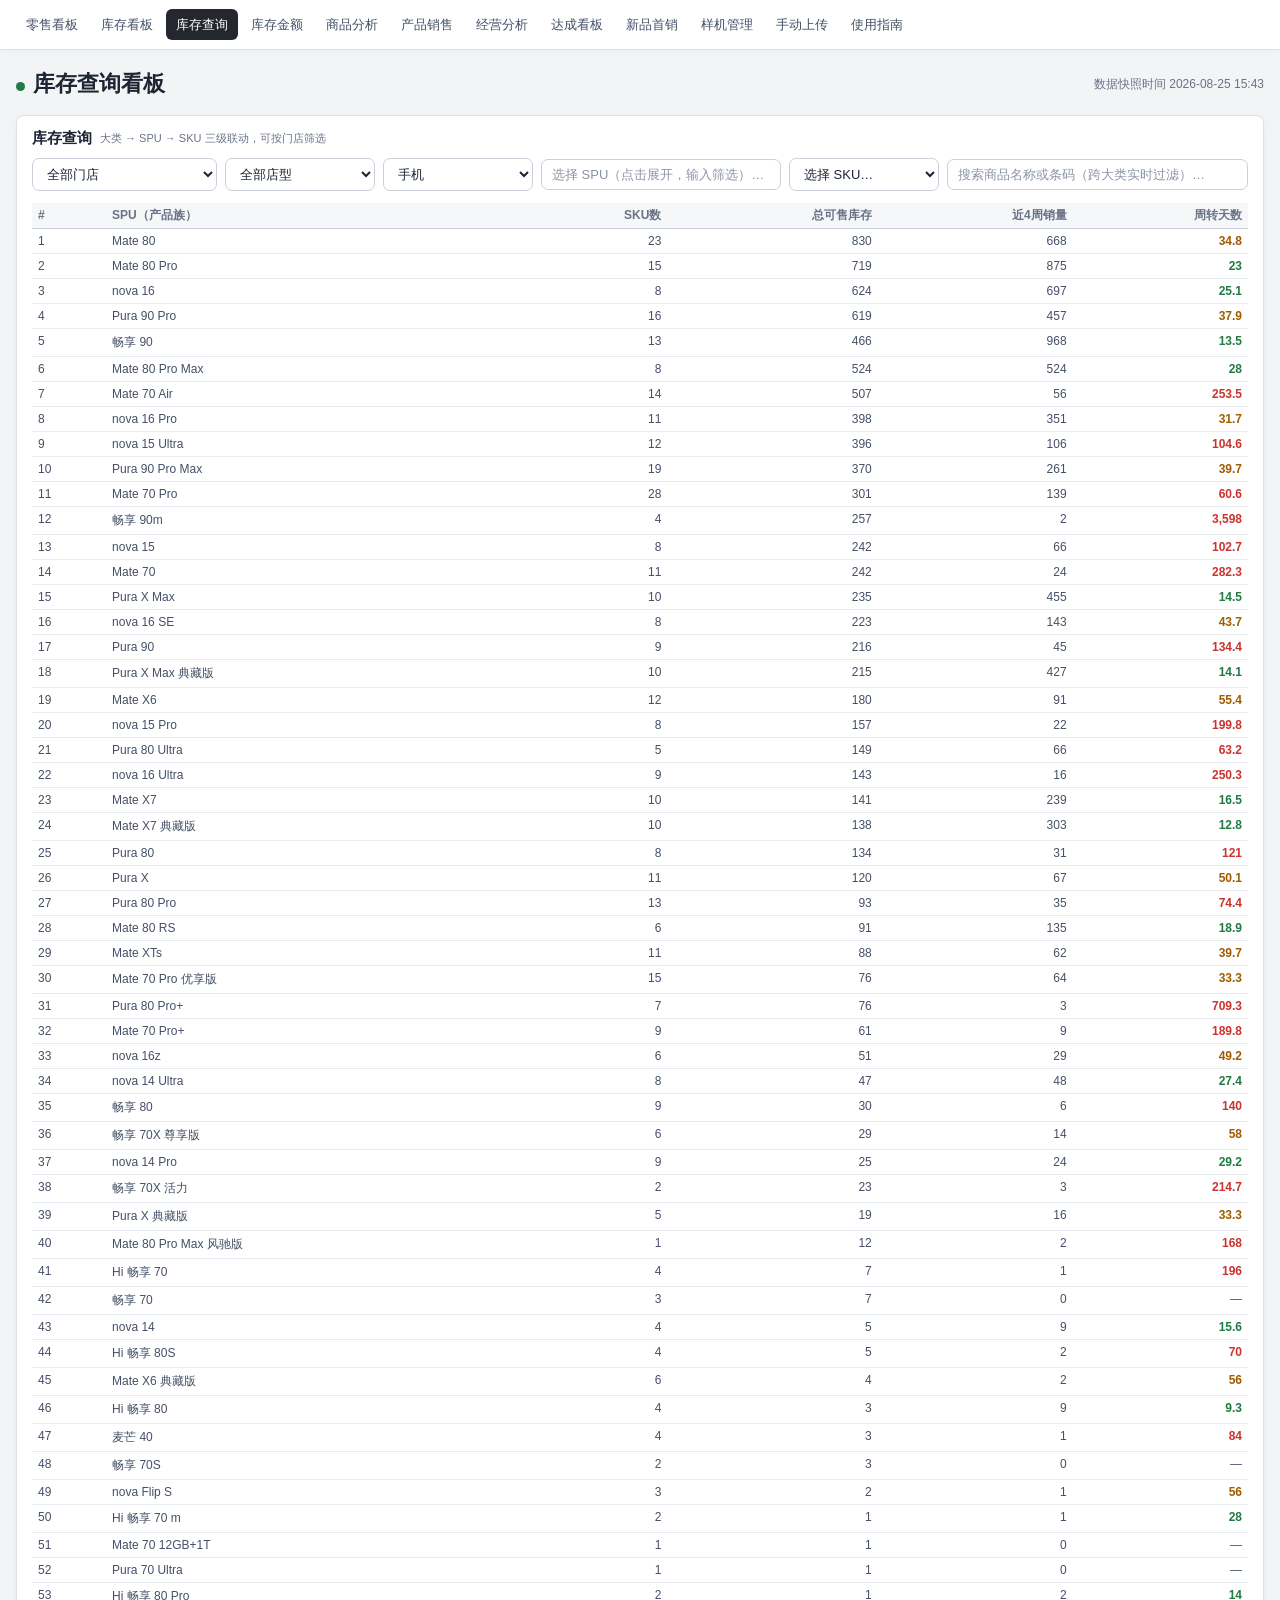
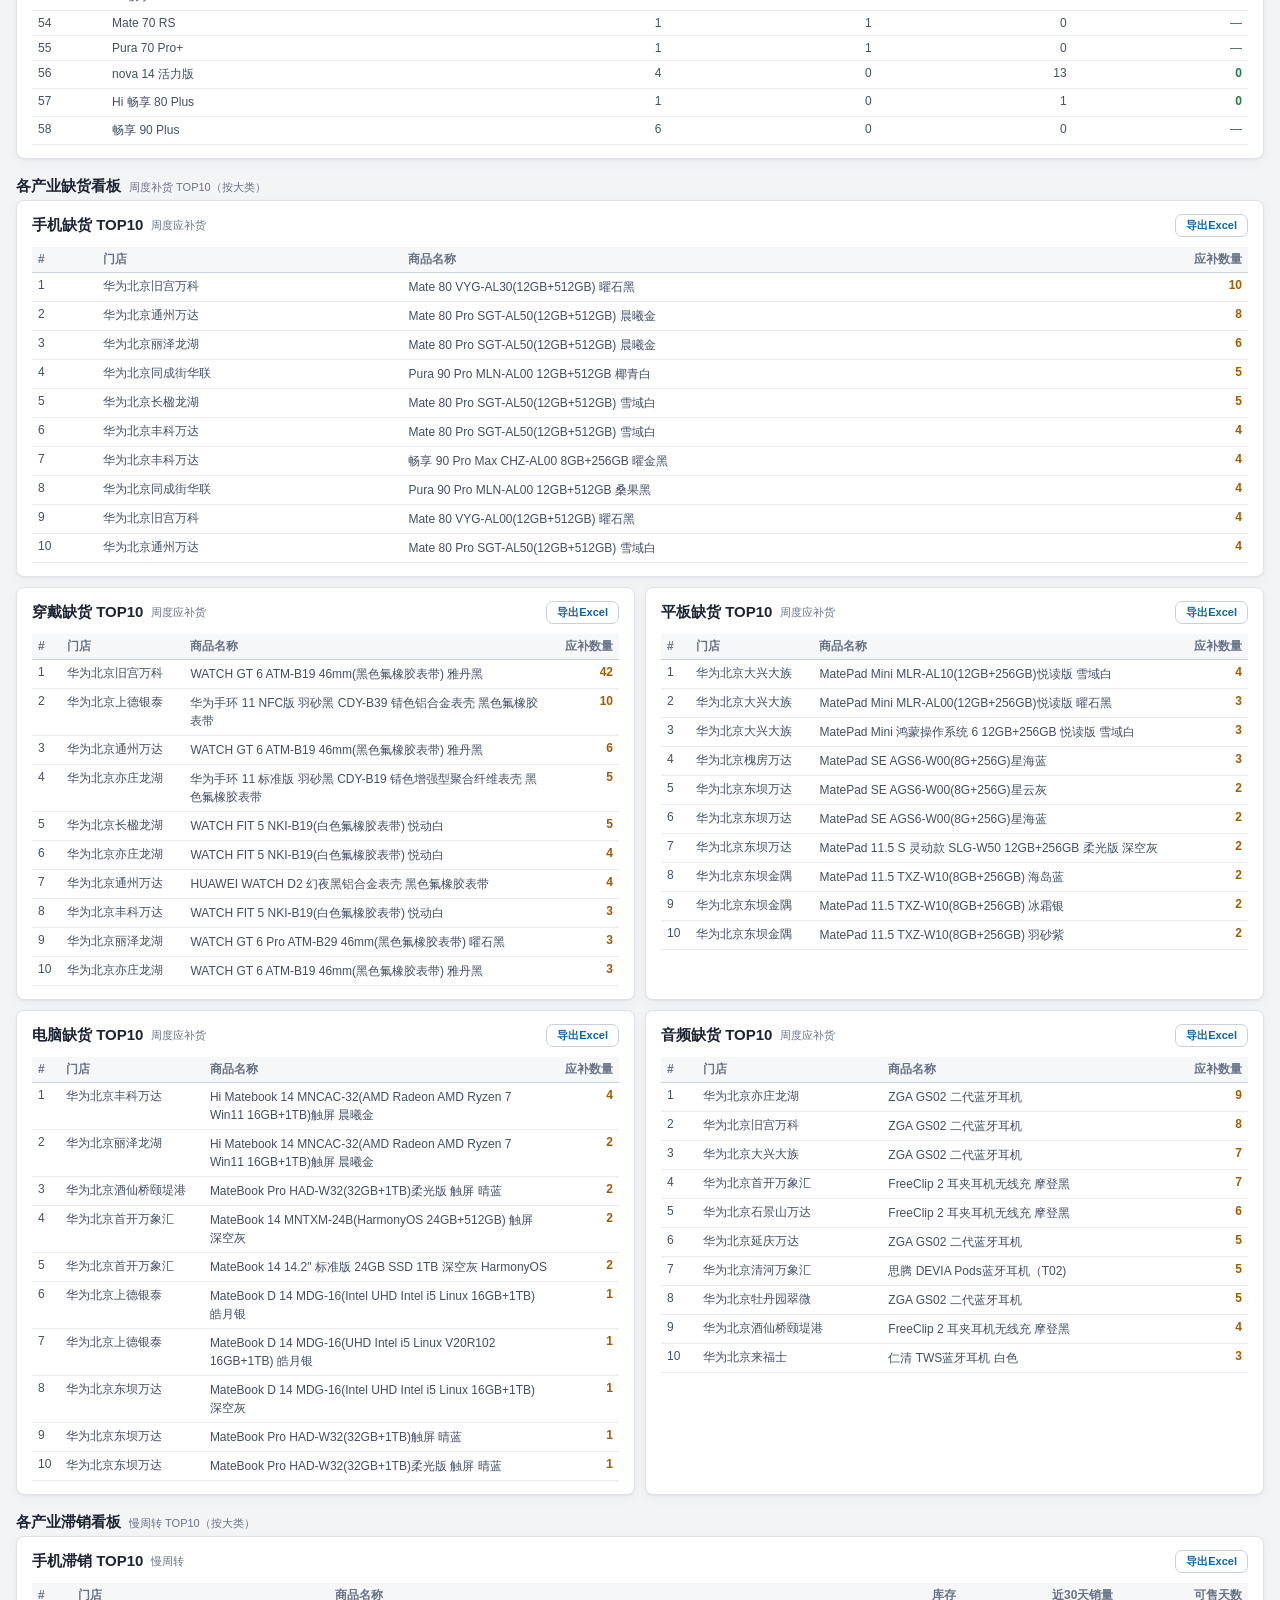
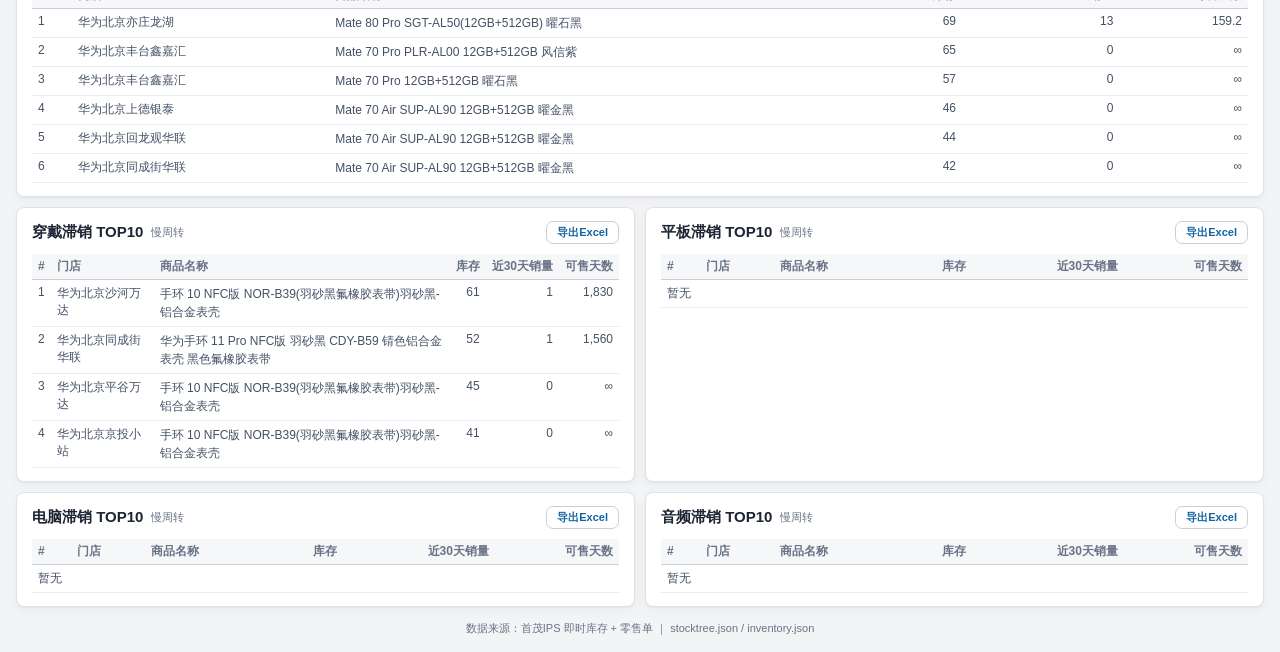
<file: stock.html>
<!DOCTYPE html>
<html lang="zh-CN">
<head>
<meta charset="UTF-8">
<meta name="viewport" content="width=device-width, initial-scale=1.0, maximum-scale=1.0">
<title>库存查询看板</title>
<style>
  * { margin:0; padding:0; box-sizing:border-box; }
  body { background:#0d1420; color:#dbe4f0; font-family:"Microsoft YaHei","PingFang SC",-apple-system,sans-serif; padding:16px; min-height:100vh; }
  .nav { display:flex; gap:16px; font-size:13px; margin-bottom:12px; flex-wrap:wrap; }
  .nav a { color:#7d8ca3; text-decoration:none; padding:4px 10px; border-radius:6px; border:1px solid #1f2c42; }
  .nav a.cur { color:#fff; background:#16202f; border-color:#2563eb; }
  .nav a:hover { color:#dbe4f0; }
  .auto-sw { margin-left:auto; display:flex; align-items:center; gap:6px; font-size:12px; color:#7d8ca3; flex-wrap:wrap; }
  .switch { position:relative; width:34px; height:18px; display:inline-block; flex-shrink:0; }
  .switch input { display:none; }
  .switch i { position:absolute; inset:0; background:#1f2c42; border-radius:18px; transition:.2s; cursor:pointer; }
  .switch i::after { content:""; position:absolute; width:14px; height:14px; left:2px; top:2px; background:#7d8ca3; border-radius:50%; transition:.2s; }
  .switch input:checked + i { background:#059669; }
  .switch input:checked + i::after { transform:translateX(16px); background:#fff; }
  .sw-hint { font-size:11px; color:#f59e0b; display:none; }
  .sw-hint.show { display:inline; }
  .header { display:flex; align-items:center; justify-content:space-between; flex-wrap:wrap; gap:8px; margin-bottom:14px; }
  .header h1 { font-size:19px; font-weight:600; color:#fff; letter-spacing:1px; }
  .dot { display:inline-block; width:9px; height:9px; border-radius:50%; background:#34d399; margin-right:8px; box-shadow:0 0 8px #34d399; animation:pulse 2s infinite; }
  @keyframes pulse { 0%,100%{opacity:1;} 50%{opacity:.4;} }
  .meta { font-size:12px; color:#7d8ca3; }
  .card { background:#121a28; border:1px solid #1f2c42; border-radius:12px; padding:13px 15px; margin-top:10px; }
  .card h2 { font-size:14px; font-weight:600; color:#a8b8cc; margin-bottom:10px; display:flex; align-items:center; }
  .card h2 .tag { font-size:11px; color:#5c6b82; font-weight:400; margin-left:8px; flex:1; }
  .exp-btn { background:#16202f; border:1px solid #1f2c42; color:#7d8ca3; font-size:11px; border-radius:6px; padding:3px 10px; cursor:pointer; text-decoration:none; white-space:nowrap; }
  .exp-btn:hover { color:#fff; border-color:#2563eb; }
  .query-bar { display:flex; gap:8px; flex-wrap:wrap; align-items:center; margin-bottom:12px; }
  select, .search-box { background:#0d1420; color:#dbe4f0; border:1px solid #1f2c42; border-radius:8px; padding:7px 10px; font-size:13px; }
  select { min-width:150px; }
  .search-box { flex:1; min-width:180px; }
  .search-box:focus, select:focus { outline:none; border-color:#2563eb; }
  /* SPU 可搜索下拉（避免一次性渲染数百个 option 造成卡顿） */
  .combo { position:relative; display:inline-block; }
  .combo-input { min-width:240px; flex:none; }
  .combo-list { position:absolute; top:calc(100% + 2px); left:0; z-index:60; width:340px;
    max-width:80vw; max-height:300px; overflow-y:auto; background:#16202f; border:1px solid #1f2c42;
    border-radius:8px; box-shadow:0 10px 28px rgba(0,0,0,.55); }
  .combo-item { padding:6px 10px; font-size:12px; color:#dbe4f0; cursor:pointer;
    white-space:nowrap; overflow:hidden; text-overflow:ellipsis; }
  .combo-item:hover, .combo-item.cur { background:#1f2c42; }
  .combo-item .cnt { color:#5c6b82; margin-left:6px; font-size:11px; }
  .combo-more { padding:6px 10px; font-size:11px; color:#5c6b82; text-align:center; }
  .sku-info { display:grid; grid-template-columns:repeat(4,1fr); gap:10px; margin-bottom:10px; }
  .mini { background:linear-gradient(145deg,#16202f,#121a28); border:1px solid #1f2c42; border-radius:10px; padding:10px 12px; }
  .mini .label { font-size:11px; color:#7d8ca3; margin-bottom:4px; }
  .mini .value { font-size:18px; font-weight:700; color:#fff; font-variant-numeric:tabular-nums; }
  .mini .value.small { font-size:13px; line-height:1.5; }
  .tscroll { overflow-x:auto; }
  table { width:100%; border-collapse:collapse; font-size:12px; min-width:520px; }
  th { text-align:left; color:#5c6b82; font-weight:400; padding:4px 6px; border-bottom:1px solid #1f2c42; white-space:nowrap; }
  td { padding:5px 6px; border-bottom:1px solid #182234; color:#c4d0e0; vertical-align:top; }
  td.num, th.num { text-align:right; font-variant-numeric:tabular-nums; white-space:nowrap; }
  td.pname { white-space:normal; word-break:break-word; min-width:200px; max-width:320px; line-height:1.5; }
  tr.zero-stock td { color:#4b5a72; }
  tr.zero-stock td.num .z { color:#f87171; font-weight:700; }
  tr.rowlink { cursor:pointer; }
  tr.rowlink:hover td { background:#16202f; }
  .replen { color:#f59e0b; font-weight:700; }
  .hit { color:#60a5fa; cursor:pointer; }
  .hit:hover { text-decoration:underline; }
  .sec-title { font-size:15px; font-weight:600; color:#a8b8cc; margin:18px 0 4px; }
  .cat-grid { display:grid; grid-template-columns:1fr 1fr; gap:10px; }
  .cat-grid .card { margin-top:0; }
  .cat-grid .card:first-child { grid-column:1/-1; }
  .search-results { max-height:260px; overflow-y:auto; margin-bottom:10px; display:none; }
  .search-results.show { display:block; }
  .bar-row { display:flex; align-items:center; gap:8px; margin:4px 0; font-size:12px; }
  .bar-row .bl { width:180px; color:#a8b8cc; overflow:hidden; text-overflow:ellipsis; white-space:nowrap; flex-shrink:0; }
  .bar-row .bt { flex:1; height:10px; background:#182234; border-radius:5px; overflow:hidden; }
  .bar-row .bf { height:100%; background:#2563eb; border-radius:5px; }
  .bar-row .bv { width:130px; text-align:right; color:#c4d0e0; font-variant-numeric:tabular-nums; flex-shrink:0; }
  .dio-r { color:#f87171; font-weight:700; }
  .dio-y { color:#f59e0b; font-weight:700; }
  .dio-g { color:#34d399; font-weight:700; }
  .spu-sec { font-size:13px; color:#a8b8cc; margin:14px 0 6px; }
  .foot { margin-top:14px; font-size:11px; color:#43516a; text-align:center; }
  .catalog-actions { display:flex; gap:6px; margin-left:auto; }
  .catalog-btn { background:#16202f; border:1px solid #334155; color:#cbd5e1; border-radius:6px; padding:5px 10px; cursor:pointer; font-size:11px; }
  .catalog-btn.primary { background:#2563eb; border-color:#2563eb; color:#fff; }
  .catalog-btn.danger { color:#fca5a5; border-color:#7f1d1d; }
  dialog.catalog-modal { width:min(720px,94vw); border:1px solid #334155; border-radius:10px; background:#121a28; color:#dbe4f0; padding:0; box-shadow:0 24px 80px rgba(0,0,0,.65); }
  dialog.catalog-modal::backdrop { background:rgba(0,0,0,.7); }
  .catalog-head,.catalog-foot { display:flex; align-items:center; justify-content:space-between; gap:10px; padding:14px 16px; border-bottom:1px solid #1f2c42; }
  .catalog-foot { border:0; border-top:1px solid #1f2c42; justify-content:flex-end; }
  .catalog-body { padding:16px; display:grid; gap:12px; }
  .catalog-grid { display:grid; grid-template-columns:1fr 1fr; gap:10px; }
  .catalog-field label { display:block; font-size:11px; color:#7d8ca3; margin-bottom:5px; }
  .catalog-field input,.catalog-field select { width:100%; background:#0d1420; border:1px solid #334155; color:#fff; border-radius:6px; padding:8px; }
  .catalog-note { color:#7d8ca3; font-size:11px; line-height:1.6; }
  @media (max-width: 860px) {
    body { padding:10px; }
    .sku-info { grid-template-columns:repeat(2,1fr); }
    .cat-grid { grid-template-columns:1fr; }
    td.pname { min-width:150px; }
  }
  @media(max-width:640px){.catalog-grid{grid-template-columns:1fr}.catalog-field.wide{grid-column:auto}}
  /* 同行高亮: 悬停(浅) + 点击锁定(深一档); !important 覆盖斑马纹/+8/选中行背景; 锁定规则在后, 悬停时仍保持锁定色 */
  tbody tr:hover td { background:rgba(45,212,191,.12) !important; }
  tbody tr.hl td { background:rgba(45,212,191,.22) !important; }
</style>
<link rel="stylesheet" href="apple.css?v=20260727-theme2">
<script src="public-runtime.js?v=20260822-public1"></script>
</head>
<body>
<div class="nav">
  <a href="index.html">零售看板</a>
  <a href="inventory.html">库存看板</a>
  <a href="stock.html" class="cur">库存查询</a>
  <a href="finance.html">库存金额</a>
  <a href="product.html">商品分析</a><a href="sales.html">产品销售</a>
  <a href="insights.html">经营分析</a>
<a href="target.html?v=20260727-entry2">达成看板</a>
  <a href="launch.html">新品首销</a>
  <a href="demo.html">样机管理</a>
<a href="upload.html?v=20260727-entry2">手动上传</a>
  <a href="guide.html">使用指南</a>
  <span class="auto-sw">自动获取数据 <label class="switch"><input type="checkbox" id="autoRefresh"><i></i></label><span class="sw-hint" id="arHint">已关闭，数据将不再自动更新，可手动上传</span></span>
</div>
<div class="header">
  <h1><span class="dot"></span>库存查询看板</h1>
  <div class="meta">数据快照时间 <span id="snapshot">-</span></div>
</div>

<!-- A. 库存查询 -->
<div class="card" style="margin-top:0">
  <h2>库存查询<span class="tag">大类 → SPU → SKU 三级联动，可按门店筛选</span><span class="catalog-actions"><button class="catalog-btn primary" id="catalogManage">管理品类 / SPU / SKU</button></span></h2>
  <div class="query-bar">
    <select id="selStore"></select>
    <select id="selStoreType"><option value="">全部店型</option><option>生活馆</option><option>体验店</option><option>合作店</option><option>未分组</option></select>
    <select id="selCat"></select>
    <span class="combo" id="spuCombo">
      <input type="text" id="selSpu" class="search-box combo-input"
             placeholder="选择 SPU（点击展开，输入筛选）…" autocomplete="off">
      <div class="combo-list" id="selSpuList" style="display:none"></div>
    </span>
    <select id="selSku"></select>
    <input class="search-box" id="searchBox" placeholder="搜索商品名称或条码（跨大类实时过滤）…">
  </div>
  <div class="search-results tscroll" id="searchResults"></div>
  <div id="overview"></div>
  <div id="spuDetail" style="display:none"></div>
  <div id="detail" style="display:none">
    <div class="sku-info" id="skuInfo"></div>
    <div class="tscroll"><table id="storeTable"><thead><tr>
      <th>#</th><th>门店</th><th class="num">可售库存</th><th class="num">近4周销量</th>
    </tr></thead><tbody></tbody></table></div>
    <div id="hqLine" style="margin:10px 0 0;font-size:12px;color:#a8b8cc;display:none"></div>
    <div style="margin-top:14px">
      <div style="font-size:13px;color:#a8b8cc;margin-bottom:8px">门店 × 渠道 库存分布</div>
      <div id="chanMatrix"></div>
    </div>
  </div>
</div>

<!-- B. 各产业缺货看板 -->
<div class="sec-title">各产业缺货看板<span style="font-size:11px;color:#5c6b82;font-weight:400;margin-left:8px">周度补货 TOP10（按大类）</span></div>
<div class="cat-grid" id="shortageGrid"></div>

<!-- C. 各产业滞销看板 -->
<div class="sec-title">各产业滞销看板<span style="font-size:11px;color:#5c6b82;font-weight:400;margin-left:8px">慢周转 TOP10（按大类）</span></div>
<div class="cat-grid" id="turnoverGrid"></div>

<div class="foot">数据来源：首茂IPS 即时库存 + 零售单 ｜ stocktree.json / inventory.json</div>

<dialog class="catalog-modal" id="catalogModal">
  <div class="catalog-head"><strong>库存目录手动维护</strong><button class="catalog-btn" id="catalogClose">关闭</button></div>
  <div class="catalog-body">
    <div class="catalog-grid">
      <div class="catalog-field"><label>操作</label><select id="catalogAction"><option value="remove-category">删除品类</option><option value="add-spu">新增 SPU</option><option value="remove-spu">删除 SPU</option><option value="add-sku">在 SPU 内新增 SKU</option><option value="remove-sku">从 SPU 删除 SKU</option></select></div>
      <div class="catalog-field"><label>品类</label><select id="catalogCategory"></select></div>
      <div class="catalog-field"><label>SPU</label><input id="catalogSpu" list="catalogSpuList" placeholder="选择现有 SPU 或输入新名称"><datalist id="catalogSpuList"></datalist></div>
      <div class="catalog-field"><label>SKU 商品编码</label><input id="catalogSku" list="catalogSkuList" placeholder="新增/删除 SKU 时填写"><datalist id="catalogSkuList"></datalist></div>
      <div class="catalog-field wide" style="grid-column:1/-1"><label>SKU 名称</label><input id="catalogSkuName" placeholder="可填写完整商品名称"></div>
    </div>
    <div class="catalog-note" id="catalogNote">删除品类、SPU 或 SKU 后，库存查询、库存金额、商品分析、新品首销及导出会使用同一份目录。变更单独保存，不修改原始上传文件。</div>
  </div>
  <div class="catalog-foot"><button class="catalog-btn danger" id="catalogReset">恢复原始目录</button><button class="catalog-btn primary" id="catalogSave">保存并同步</button></div>
</dialog>

<script>
let TREE=null, INV=null, ALL_STORES=[];
const FIVE=['手机','穿戴','平板','电脑','音频'];
function fmtInt(v){ return v==null?'-':Math.round(v).toLocaleString('zh-CN'); }
function fmtDays(v){ return v==null?'∞':v.toLocaleString('zh-CN',{maximumFractionDigits:1}); }
function esc(s){ return String(s==null?'':s).replace(/[&<>"]/g,c=>({'&':'&amp;','<':'&lt;','>':'&gt;','"':'&quot;'}[c])); }

/* ---------- A. 库存查询 ---------- */
function fillSel(sel, items, getVal, getText, placeholder){
  sel.innerHTML = `<option value="">${placeholder}</option>` +
    items.map((it,i)=>`<option value="${i}">${esc(getText(it))}</option>`).join('');
}
let SPU_IDX = '';   // 当前 SPU 下标(字符串), 由可搜索下拉维护; '' = 未选
function selectedStore(){ return document.getElementById('selStore').value; }
function selectedStoreType(){ return document.getElementById('selStoreType').value; }
function storeAllowed(name){ const type=selectedStoreType(); return !type || ((INV&&INV.storeTypes)||{})[name]===type; }
function hasStoreScope(){ return !!(selectedStore() || selectedStoreType()); }
function curCat(){ const i=document.getElementById('selCat').value; return i===''?null:TREE.categories[+i]; }
function curSpu(){ const c=curCat(); return !c||SPU_IDX===''?null:c.spus[+SPU_IDX]; }
function setSpuIdx(i){
  SPU_IDX = (i===''||i==null) ? '' : String(i);
  const p = curSpu();
  document.getElementById('selSpu').value = p ? p.spu : '';
}
function curSku(){ const p=curSpu(); const i=document.getElementById('selSku').value; return !p||i===''?null:p.skus[+i]; }
function scopedStoreDetail(r){ const store=selectedStore(); return (r.storeDetail||[]).filter(d=>storeAllowed(d.store)&&(!store||d.store===store)); }
function scopedStock(r){ return scopedStoreDetail(r).reduce((sum,d)=>sum+(d.stock||0),0); }
function scopedSold(r){ return scopedStoreDetail(r).reduce((sum,d)=>sum+(d.sold28||0),0); }
function skuMatchesStore(r){ return (!selectedStore()&&!selectedStoreType())||scopedStoreDetail(r).length>0; }
function calcDio(stock,sold){ return sold>0 ? Math.round(stock/(sold/28)*10)/10 : null; }
function scopedMetrics(r){
  const scoped=hasStoreScope(), detail=scopedStoreDetail(r);
  const stock=scoped ? detail.reduce((sum,d)=>sum+(Number(d.stock)||0),0)
    : Number(r.totalStock!=null?r.totalStock:r.stock)||0;
  const sold28=scoped ? detail.reduce((sum,d)=>sum+(Number(d.sold28)||0),0)
    : Number(r.sold28)||0;
  return {stock,sold28,dio:calcDio(stock,sold28),hqStock:Number(r.hqStock)||0,
    stores:detail.filter(d=>(Number(d.stock)||0)>0).length};
}
function scopedChannels(r){
  if(!hasStoreScope()) return r.channels||[];
  const totals={};
  scopedStoreDetail(r).forEach(d=>(d.channel||[]).forEach(c=>{
    const name=String(c.channel||'未标注');
    totals[name]=(totals[name]||0)+(Number(c.stock)||0);
  }));
  return Object.entries(totals).map(([channel,stock])=>({channel,stock})).sort((a,b)=>b.stock-a.stock);
}
/* SPU 可搜索下拉: 输入过滤, 首屏最多渲染 SPU_COMBO_CAP 个匹配项 */
const SPU_COMBO_CAP = 50;
let SPU_COMBO_OPEN = false;
function openSpuCombo(){
  SPU_COMBO_OPEN = true;
  document.getElementById('selSpu').value = '';  // 展开即见全部匹配
  document.getElementById('selSpuList').style.display = 'block';
  renderSpuComboList();
}
function closeSpuCombo(){
  if(!SPU_COMBO_OPEN) return;
  SPU_COMBO_OPEN = false;
  document.getElementById('selSpuList').style.display = 'none';
  const p = curSpu();
  document.getElementById('selSpu').value = p ? p.spu : '';
}
function pickSpu(i){
  setSpuIdx(i);
  closeSpuCombo();
  onSpuChange();
}
function renderSpuComboList(){
  const list = document.getElementById('selSpuList');
  const c = curCat();
  if(!c){ list.innerHTML = '<div class="combo-more">请先选择大类</div>'; return; }
  const q = document.getElementById('selSpu').value.trim().toLowerCase();
  let items = c.spus.map((p,i)=>({p,i}));
  if(q) items = items.filter(({p})=>p.spu.toLowerCase().includes(q));
  const total = items.length;
  const show = items.slice(0, SPU_COMBO_CAP);
  let html = show.map(({p,i})=>
    `<div class="combo-item${String(i)===SPU_IDX?' cur':''}" data-i="${i}" title="${esc(p.spu)}">${esc(p.spu)}<span class="cnt">${fmtInt(p.totalStock!=null?p.totalStock:0)} 件 · ${p.skus.length} SKU</span></div>`).join('');
  if(total > SPU_COMBO_CAP)
    html += `<div class="combo-more">仅显示前 ${SPU_COMBO_CAP} 项（共 ${total} 项匹配），继续输入可缩小范围</div>`;
  else if(!total) html = '<div class="combo-more">无匹配 SPU</div>';
  list.innerHTML = html;
  list.querySelectorAll('.combo-item').forEach(it=>
    it.addEventListener('mousedown', e=>{ e.preventDefault(); pickSpu(it.dataset.i); }));
}

function dioHtml(v){
  if(v==null) return '<span style="color:#4b5a72">—</span>';
  const cls = v>60 ? 'dio-r' : (v>=30 ? 'dio-y' : 'dio-g');
  return `<span class="${cls}">${v.toLocaleString('zh-CN',{maximumFractionDigits:1})}</span>`;
}
function renderOverview(){
  const c = curCat();
  const ov = document.getElementById('overview');
  document.getElementById('detail').style.display='none';
  document.getElementById('spuDetail').style.display='none';
  if(!c){ ov.innerHTML=''; return; }
  ov.innerHTML = `<div class="tscroll"><table><thead><tr>
    <th>#</th><th>SPU（产品族）</th><th class="num">SKU数</th><th class="num">总可售库存</th><th class="num">近4周销量</th><th class="num">周转天数</th></tr></thead><tbody>`+
    c.spus.map((p,i)=>{
      const skus=p.skus.filter(skuMatchesStore);
      const metrics=scopedMetrics(p);
      return `<tr class="rowlink" data-spu="${i}"><td>${i+1}</td><td>${esc(p.spu)}</td><td class="num">${skus.length}</td><td class="num">${fmtInt(metrics.stock)}</td><td class="num">${fmtInt(metrics.sold28)}</td><td class="num">${dioHtml(metrics.dio)}</td></tr>`;
    }).join('')+`</tbody></table></div>`;
  ov.querySelectorAll('tr.rowlink').forEach(tr=>tr.addEventListener('click',()=>{
    setSpuIdx(tr.dataset.spu);
    onSpuChange();
  }));
}
function renderSpuDetail(){
  const p = curSpu();
  const sd = document.getElementById('spuDetail');
  document.getElementById('detail').style.display='none';
  if(!p){ sd.style.display='none'; renderOverview(); return; }
  document.getElementById('overview').innerHTML='';
  sd.style.display='block';
  const metrics=scopedMetrics(p);
  const chans = scopedChannels(p);
  const ctot = chans.reduce((a,c)=>a+c.stock,0)||1;
  const chanHtml = chans.length
    ? chans.map(c=>`<div class="bar-row"><div class="bl" title="${esc(c.channel)}">${esc(shortChan(c.channel))}</div><div class="bt"><div class="bf" style="width:${Math.min(100,c.stock/ctot*100).toFixed(1)}%"></div></div><div class="bv">${fmtInt(c.stock)} 件 · ${(c.stock/ctot*100).toFixed(1)}%</div></div>`).join('')
    : '<div style="font-size:12px;color:#5c6b82">无渠道数据</div>';
  const storeRows = scopedStoreDetail(p).map((d,i)=>
    d.stock<=0
      ? `<tr class="zero-stock"><td>${i+1}</td><td>${esc(d.store)}</td><td class="num"><span class="z">0</span></td><td class="num">${fmtInt(d.sold28)}</td><td class="num">${dioHtml(calcDio(Number(d.stock)||0,Number(d.sold28)||0))}</td></tr>`
      : `<tr><td>${i+1}</td><td>${esc(d.store)}</td><td class="num">${fmtInt(d.stock)}</td><td class="num">${fmtInt(d.sold28)}</td><td class="num">${dioHtml(calcDio(Number(d.stock)||0,Number(d.sold28)||0))}</td></tr>`).join('');
  const skuRows = p.skus.filter(skuMatchesStore).map((r,i)=>`<tr class="rowlink" data-sku="${p.skus.indexOf(r)}"><td>${i+1}</td><td class="pname hit">${esc(r.name)}</td><td>${esc(r.sku)}</td><td class="num">${fmtInt(hasStoreScope()?scopedStock(r):r.stock)}</td><td class="num">${fmtInt(hasStoreScope()?scopedSold(r):r.sold28)}</td></tr>`).join('');
  sd.innerHTML = `
    <div class="sku-info">
      <div class="mini"><div class="label">SPU（产品族）</div><div class="value small">${esc(p.spu)}</div></div>
      <div class="mini"><div class="label">总可售库存（件）</div><div class="value">${fmtInt(metrics.stock)}</div></div>
      <div class="mini"><div class="label">近4周销量（件）</div><div class="value">${fmtInt(metrics.sold28)}</div></div>
      <div class="mini"><div class="label">周转天数（DOS）</div><div class="value">${metrics.dio==null?'—':metrics.dio}</div></div>
      <div class="mini"><div class="label">总部库存（件）</div><div class="value">${fmtInt(metrics.hqStock)}</div></div>
    </div>
    <div class="spu-sec">渠道分布</div>${chanHtml}
    <div class="spu-sec">门店明细</div>
    <div class="tscroll"><table><thead><tr><th>#</th><th>门店</th><th class="num">可售库存</th><th class="num">近4周销量</th><th class="num">周转天数</th></tr></thead><tbody>${storeRows||'<tr><td colspan="5">暂无</td></tr>'}</tbody></table></div>
    <div class="spu-sec">SKU 列表<span style="font-size:11px;color:#5c6b82;font-weight:400;margin-left:8px">点击下钻到 SKU 详情</span></div>
    <div class="tscroll"><table><thead><tr><th>#</th><th>商品名称</th><th>SKU</th><th class="num">库存</th><th class="num">近4周销量</th></tr></thead><tbody>${skuRows}</tbody></table></div>`;
  sd.querySelectorAll('tr.rowlink').forEach(tr=>tr.addEventListener('click',()=>{
    document.getElementById('selSku').value = tr.dataset.sku;
    renderDetail();
  }));
}
function renderDetail(){
  const r = curSku();
  const ov = document.getElementById('overview');
  const dt = document.getElementById('detail');
  document.getElementById('spuDetail').style.display='none';
  if(!r){ dt.style.display='none'; renderOverviewVisibility(); return; }
  ov.innerHTML='';
  dt.style.display='block';
  const scoped=scopedStoreDetail(r);
  const metrics=scopedMetrics(r);
  const minis = [
    {label:'商品全名', value:r.name, small:true},
    {label:'总可售库存（件）', value:fmtInt(metrics.stock)},
    {label:'近4周销量（件）', value:fmtInt(metrics.sold28)},
    {label:'周转天数（DOS）', value:metrics.dio==null?'—':metrics.dio},
    {label:'总部库存（件）', value:fmtInt(metrics.hqStock)},
  ];
  document.getElementById('skuInfo').innerHTML = minis.map(m=>
    `<div class="mini"><div class="label">${m.label}</div><div class="value ${m.small?'small':''}">${esc(m.value)}</div></div>`).join('');
  document.querySelector('#storeTable tbody').innerHTML = scopedStoreDetail(r).map((d,i)=>
    d.stock<=0
      ? `<tr class="zero-stock"><td>${i+1}</td><td>${esc(d.store)}</td><td class="num"><span class="z">0</span></td><td class="num">${fmtInt(d.sold28)}</td></tr>`
      : `<tr><td>${i+1}</td><td>${esc(d.store)}</td><td class="num">${fmtInt(d.stock)}</td><td class="num">${fmtInt(d.sold28)}</td></tr>`
  ).join('');
  renderChanMatrix(r);
  const hqLine = document.getElementById('hqLine');
  if(r.hqStock){
    const det = (r.hqDetail||[]).map(d=>`${esc(d.org)} ${fmtInt(d.stock)} 件`).join(' ｜ ');
    hqLine.innerHTML = `总部库存明细：<b style="color:#1d2533">${fmtInt(r.hqStock)}</b> 件` + (det?`（${det}）`:'');
    hqLine.style.display = 'block';
  } else { hqLine.style.display = 'none'; }
}
function shortChan(n){
  return String(n||'').replace(/(通信科技|科技|通信)?有限公司.*$/,'')||n;
}
function renderChanMatrix(r){
  const box = document.getElementById('chanMatrix');
  const chans = scopedChannels(r).map(c=>c.channel);
  if(chans.length<=1){
    const only = chans[0]||'未标注';
    box.innerHTML = `<div style="font-size:12px;color:#7d8ca3">全部来自：<span style="color:#60a5fa">${esc(only)}</span></div>`;
    return;
  }
  const rows = scopedStoreDetail(r).filter(d=>d.channel && d.channel.length);
  box.innerHTML = `<div class="tscroll"><table><thead><tr><th>门店</th>${
    chans.map(c=>`<th class="num" title="${esc(c)}">${esc(shortChan(c))}</th>`).join('')
    }<th class="num">合计</th></tr></thead><tbody>${
    rows.map(d=>{
      const m = {}; d.channel.forEach(c=>m[c.channel]=c.stock);
      const tot = d.channel.reduce((a,c)=>a+c.stock,0);
      return `<tr><td>${esc(d.store)}</td>${
        chans.map(c=> m[c] ? `<td class="num">${fmtInt(m[c])}</td>` : `<td class="num" style="color:#33415a">0</td>`).join('')
        }<td class="num" style="color:#f59e0b;font-weight:700">${fmtInt(tot)}</td></tr>`;
    }).join('')}</tbody></table></div>`;
}
function renderOverviewVisibility(){ document.getElementById('overview').style.display='block'; }
function onStoreChange(){
  const r=curSku();
  if(r) renderDetail();
  else if(curSpu()) renderSpuDetail();
  else renderOverview();
}
function refreshStoreOptions(){
  const sel=document.getElementById('selStore'), current=sel.value;
  const allowed=(ALL_STORES||[]).filter(storeAllowed);
  sel.innerHTML='<option value="">全部门店</option>'+allowed.map(s=>`<option value="${esc(s)}">${esc(s)}</option>`).join('');
  sel.value=allowed.includes(current)?current:'';
}
function onStoreTypeChange(){ refreshStoreOptions(); onStoreChange(); }
function onCatChange(){
  setSpuIdx('');
  fillSel(document.getElementById('selSku'), [], null, null, '选择 SKU…');
  renderOverview();
}
function onSpuChange(){
  const p = curSpu();
  fillSel(document.getElementById('selSku'), p?p.skus:[], null,
    r=>(r.name.length>34? r.name.slice(0,34)+'…':r.name)+'（'+r.sku+'）', '选择 SKU…');
  if(p && p.skus.length===1){ document.getElementById('selSku').value='0'; renderDetail(); }
  else if(p){ renderSpuDetail(); }
  else { document.getElementById('detail').style.display='none'; renderOverview(); }
}
function onSkuChange(){ renderDetail(); }
function allSkus(){
  const out=[];
  TREE.categories.forEach((c,ci)=>c.spus.forEach((p,pi)=>p.skus.forEach((r,si)=>out.push({ci,pi,si,r,cat:c.cat,spu:p.spu}))));
  return out;
}
function onSearch(){
  const kw = document.getElementById('searchBox').value.trim().toLowerCase();
  const box = document.getElementById('searchResults');
  if(!kw){ box.classList.remove('show'); box.innerHTML=''; return; }
  const hits = allSkus().filter(h=>h.r.name.toLowerCase().includes(kw)||h.r.sku.toLowerCase().includes(kw)).slice(0,30);
  box.innerHTML = hits.length
    ? `<table><tbody>`+hits.map((h,i)=>`<tr class="rowlink" data-i="${i}"><td>${esc(h.cat)}</td><td class="pname hit">${esc(h.r.name)}</td><td>${esc(h.r.sku)}</td><td class="num">${fmtInt(h.r.stock)}件</td></tr>`).join('')+`</tbody></table>`
    : '<div style="font-size:12px;color:#5c6b82;padding:6px">无匹配结果</div>';
  box.classList.add('show');
  const rows = box.querySelectorAll('tr.rowlink');
  rows.forEach((tr,i)=>tr.addEventListener('click',()=>{
    const h = hits[+tr.dataset.i];
    document.getElementById('selCat').value = h.ci;
    onCatChange();
    setSpuIdx(h.pi);
    onSpuChange();
    document.getElementById('selSku').value = h.si;
    renderDetail();
    box.classList.remove('show');
  }));
}

/* ---------- B/C. 缺货/滞销看板 ---------- */
function renderCatBoards(){
  const sg = document.getElementById('shortageGrid');
  sg.innerHTML = FIVE.map(cat=>{
    const rows = (INV.weekly||[]).filter(r=>r.cat===cat).slice(0,10);
    return `<div class="card"><h2>${cat}缺货 TOP10<span class="tag">周度应补货</span><a class="exp-btn" href="/export?table=weekly&category=${encodeURIComponent(cat)}">导出Excel</a></h2>
      <div class="tscroll"><table><thead><tr><th>#</th><th>门店</th><th>商品名称</th><th class="num">应补数量</th></tr></thead><tbody>${
      rows.map((r,i)=>`<tr><td>${i+1}</td><td>${esc(r.store)}</td><td class="pname" title="${esc(r.name)}">${esc(r.name)}</td><td class="num replen">${fmtInt(r.replenish)}</td></tr>`).join('')
      || '<tr><td colspan="4">暂无</td></tr>'}</tbody></table></div></div>`;
  }).join('');
  const tg = document.getElementById('turnoverGrid');
  tg.innerHTML = FIVE.map(cat=>{
    const rows = (INV.turnover||[]).filter(r=>r.cat===cat).slice(0,10);
    return `<div class="card"><h2>${cat}滞销 TOP10<span class="tag">慢周转</span><a class="exp-btn" href="/export?table=turnover&category=${encodeURIComponent(cat)}">导出Excel</a></h2>
      <div class="tscroll"><table><thead><tr><th>#</th><th>门店</th><th>商品名称</th><th class="num">库存</th><th class="num">近30天销量</th><th class="num">可售天数</th></tr></thead><tbody>${
      rows.map((r,i)=>`<tr><td>${i+1}</td><td>${esc(r.store)}</td><td class="pname" title="${esc(r.name)}">${esc(r.name)}</td><td class="num">${fmtInt(r.stock)}</td><td class="num">${fmtInt(r.sold30)}</td><td class="num">${fmtDays(r.days)}</td></tr>`).join('')
      || '<tr><td colspan="6">暂无</td></tr>'}</tbody></table></div></div>`;
  }).join('');
}

function catalogCategory(){return (TREE&&TREE.categories||[]).find(c=>c.cat===document.getElementById('catalogCategory').value)}
function renderCatalogInputs(){
  const action=document.getElementById('catalogAction').value;
  const catSel=document.getElementById('catalogCategory'),current=catSel.value;
  catSel.innerHTML=(TREE&&TREE.categories||[]).map(c=>`<option value="${esc(c.cat)}">${esc(c.cat)}</option>`).join('');
  if([...catSel.options].some(o=>o.value===current))catSel.value=current;
  const cat=catalogCategory(),spus=(cat&&cat.spus)||[],spuInput=document.getElementById('catalogSpu');
  document.getElementById('catalogSpuList').innerHTML=spus.map(s=>`<option value="${esc(s.spu)}"></option>`).join('');
  const spu=spus.find(s=>s.spu===spuInput.value);
  document.getElementById('catalogSkuList').innerHTML=((spu&&spu.skus)||[]).map(s=>`<option value="${esc(s.sku)}">${esc(s.name)}</option>`).join('');
  const categoryOnly=action==='remove-category',spuAction=action==='add-spu'||action==='remove-spu';
  spuInput.disabled=categoryOnly;
  document.getElementById('catalogSku').disabled=categoryOnly||spuAction;
  document.getElementById('catalogSkuName').disabled=categoryOnly||spuAction;
}
function refreshTreeUi(){
  const storeSet=new Set();
  (TREE.categories||[]).forEach(c=>(c.spus||[]).forEach(p=>(p.skus||[]).forEach(r=>(r.storeDetail||[]).forEach(d=>{if(d.store)storeSet.add(d.store)}))));
  ALL_STORES=[...storeSet].sort();refreshStoreOptions();
  fillSel(document.getElementById('selCat'),TREE.categories,null,c=>c.cat,'选择大类…');
  document.getElementById('selCat').value=TREE.categories.length?'0':'';setSpuIdx('');onCatChange();
}
async function catalogRequest(payload){
  const r=await fetch('/api/inventory-catalog',{method:'POST',headers:{'Content-Type':'application/json'},body:JSON.stringify(payload)}),d=await r.json();
  if(!r.ok||!d.ok)throw new Error(d.error||'目录变更失败');TREE=d.tree;refreshTreeUi();renderCatalogInputs();return d;
}
function initCatalogManager(){
  const modal=document.getElementById('catalogModal');
  document.getElementById('catalogManage').addEventListener('click',()=>{renderCatalogInputs();modal.showModal()});
  document.getElementById('catalogClose').addEventListener('click',()=>modal.close());
  document.getElementById('catalogAction').addEventListener('change',renderCatalogInputs);
  document.getElementById('catalogCategory').addEventListener('change',()=>{document.getElementById('catalogSpu').value='';document.getElementById('catalogSku').value='';document.getElementById('catalogSkuName').value='';renderCatalogInputs()});
  document.getElementById('catalogSpu').addEventListener('input',renderCatalogInputs);
  document.getElementById('catalogSku').addEventListener('change',()=>{const cat=catalogCategory(),spu=(cat&&cat.spus||[]).find(s=>s.spu===document.getElementById('catalogSpu').value),sku=(spu&&spu.skus||[]).find(s=>String(s.sku)===document.getElementById('catalogSku').value);if(sku)document.getElementById('catalogSkuName').value=sku.name||''});
  document.getElementById('catalogSave').addEventListener('click',async()=>{const payload={action:document.getElementById('catalogAction').value,category:document.getElementById('catalogCategory').value,spu:document.getElementById('catalogSpu').value.trim(),sku:document.getElementById('catalogSku').value.trim(),name:document.getElementById('catalogSkuName').value.trim()};if(!confirm('确认保存该目录变更并同步到所有相关看板？'))return;try{await catalogRequest(payload);alert('目录已保存并同步');modal.close()}catch(e){alert(e.message)}});
  document.getElementById('catalogReset').addEventListener('click',async()=>{if(!confirm('确认清除全部手动目录变更并恢复原始数据？'))return;try{await catalogRequest({action:'reset'});alert('已恢复原始目录');modal.close()}catch(e){alert(e.message)}});
}

async function boot(){
  try{
    const [r1,r2] = await Promise.all([
      fetch('stocktree.json?_='+Date.now(),{cache:'no-store'}),
      fetch('inventory.json?_='+Date.now(),{cache:'no-store'})]);
    if(r1.ok) TREE = await r1.json();
    if(r2.ok) INV = await r2.json();
  }catch(e){}
  if(TREE){
    document.getElementById('snapshot').textContent = TREE.snapshotAt||'-';
    const storeSet=new Set();
    TREE.categories.forEach(c=>(c.spus||[]).forEach(p=>(p.skus||[]).forEach(r=>(r.storeDetail||[]).forEach(d=>{if(d.store) storeSet.add(d.store)}))));
    ALL_STORES=[...storeSet].sort();
    const storeSel=document.getElementById('selStore');
    refreshStoreOptions();
    storeSel.addEventListener('change', onStoreChange);
    document.getElementById('selStoreType').addEventListener('change', onStoreTypeChange);
    fillSel(document.getElementById('selCat'), TREE.categories, null, c=>c.cat, '选择大类…');
    document.getElementById('selCat').value = '0';
    onCatChange();
    document.getElementById('selCat').addEventListener('change', onCatChange);
    const spuInp = document.getElementById('selSpu');
    spuInp.addEventListener('focus', openSpuCombo);
    spuInp.addEventListener('input', ()=>{ SPU_COMBO_OPEN ? renderSpuComboList() : openSpuCombo(); });
    spuInp.addEventListener('blur', ()=>{ setTimeout(closeSpuCombo, 150); });
    spuInp.addEventListener('keydown', e=>{
      if(e.key==='Escape'){ closeSpuCombo(); spuInp.blur(); }
      else if(e.key==='Enter' && SPU_COMBO_OPEN){
        e.preventDefault();
        const first = document.querySelector('#selSpuList .combo-item');
        if(first) pickSpu(first.dataset.i);
      }
    });
    document.addEventListener('click', e=>{ if(!e.target.closest('#spuCombo')) closeSpuCombo(); });
    document.getElementById('selSku').addEventListener('change', onSkuChange);
    document.getElementById('searchBox').addEventListener('input', onSearch);
    initCatalogManager();
  }
  if(INV) renderCatBoards();
}

/* 自动获取数据总开关 */
async function initAutoRefresh(){
  const cb = document.getElementById('autoRefresh');
  const hint = document.getElementById('arHint');
  if(!cb) return;
  const sync = ()=>hint.classList.toggle('show', !cb.checked);
  try{
    const r = await fetch('/api/auto-refresh', {cache:'no-store'});
    if(r.ok){ const d = await r.json(); cb.checked = !!d.enabled; }
  }catch(e){ /* 接口不可用时保持默认开 */ }
  sync();
  cb.addEventListener('change', async ()=>{
    const want = cb.checked;
    try{
      const r = await fetch('/api/auto-refresh', {method:'POST',
        headers:{'Content-Type':'application/json'},
        body:JSON.stringify({enabled:want})});
      const d = await r.json();
      if(!r.ok || !d.ok) throw new Error(d.error || ('HTTP '+r.status));
      cb.checked = !!d.enabled;
    }catch(e){
      cb.checked = !want;
      alert('设置失败：'+e.message);
    }
    sync();
  });
}
initAutoRefresh();
boot();
/* 同行高亮: 点击锁定(事件委托; 只加样式不拦截现有行点击; 排序/翻页/加载更多重渲染后自动失效) */
document.addEventListener('click', e=>{
  const tr = e.target.closest('tbody tr');
  if(!tr) return;
  const was = tr.classList.contains('hl');
  tr.parentElement.querySelectorAll('tr.hl').forEach(r=>r.classList.remove('hl'));
  if(!was) tr.classList.add('hl');
});
</script>
</body>
</html>
</file>
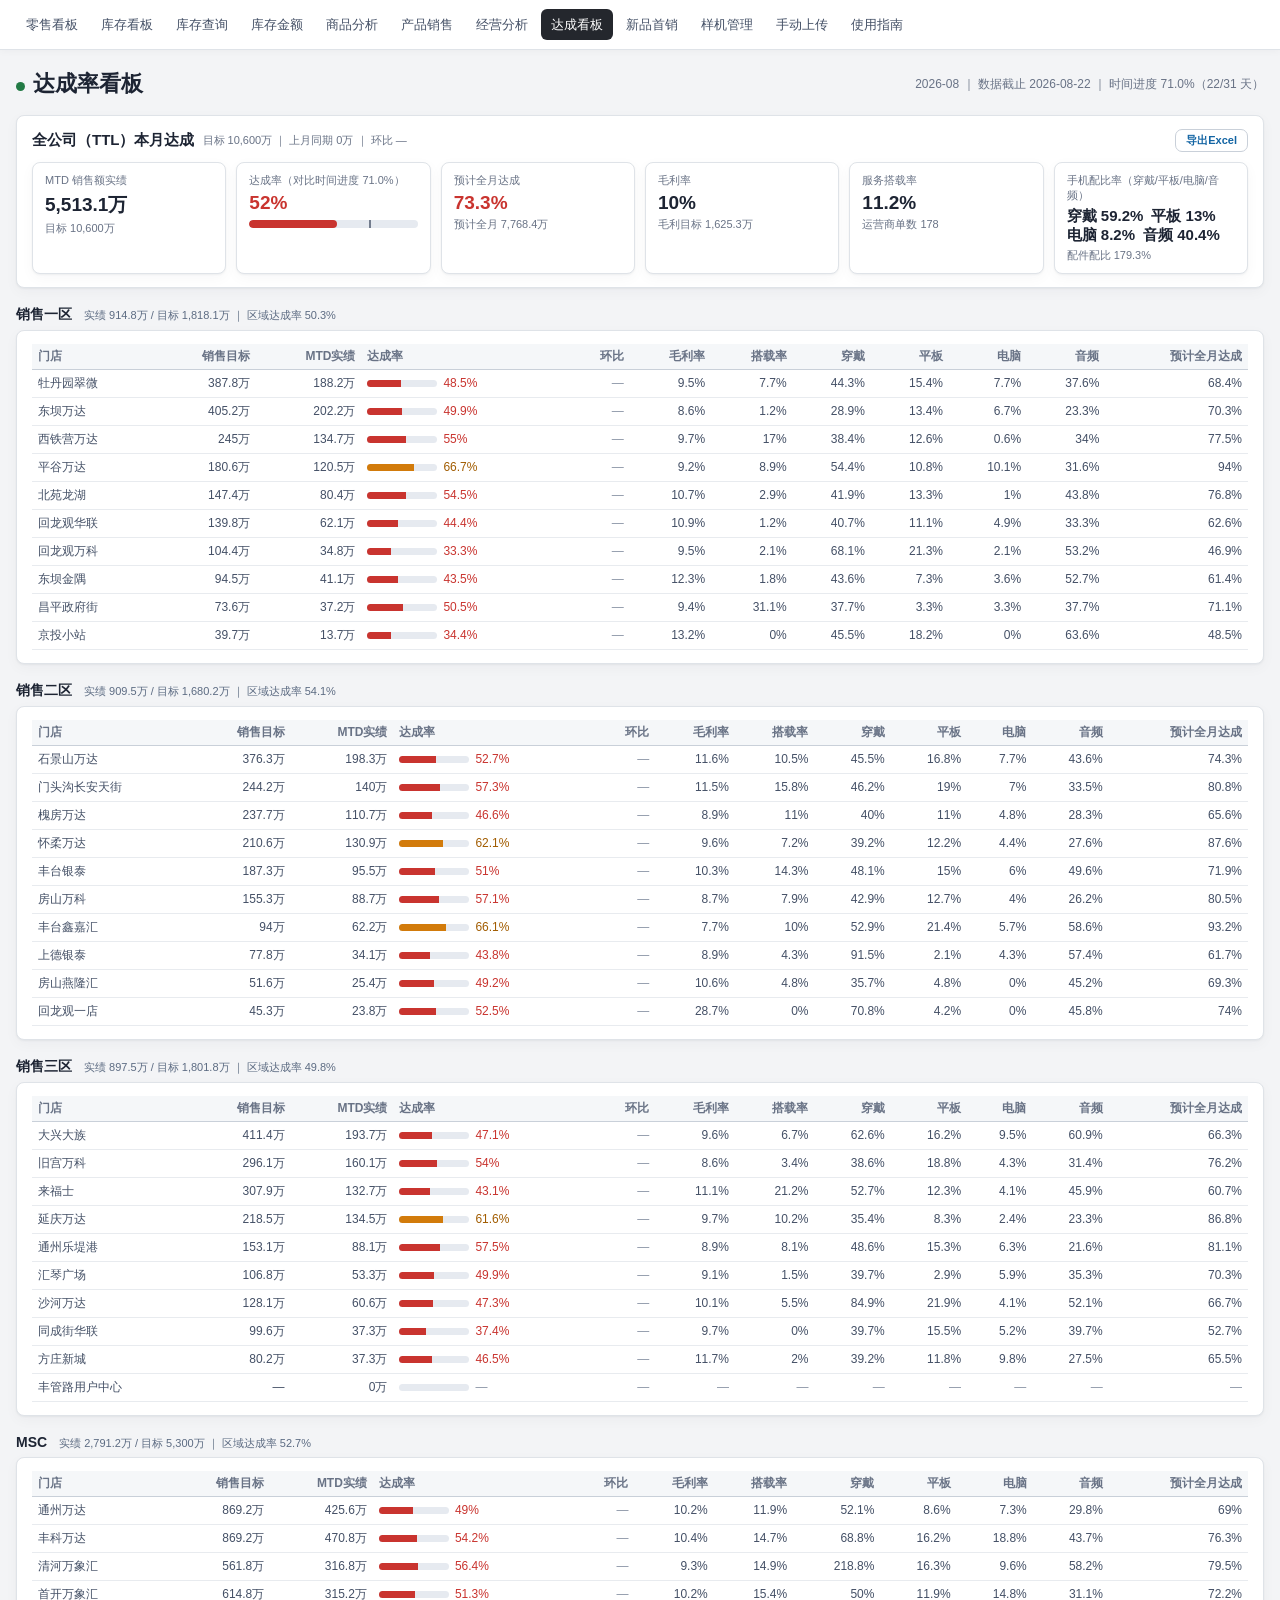
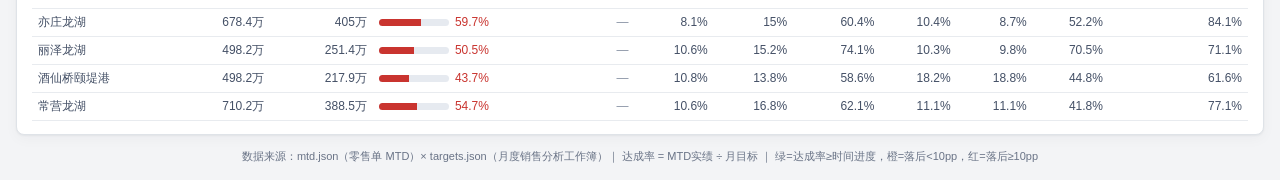
<file: target.html>
<!DOCTYPE html>
<html lang="zh-CN">
<head>
<meta charset="UTF-8">
<meta name="viewport" content="width=device-width, initial-scale=1.0, maximum-scale=1.0">
<title>达成率看板</title>
<style>
  * { margin:0; padding:0; box-sizing:border-box; }
  body { background:#0d1420; color:#dbe4f0; font-family:"Microsoft YaHei","PingFang SC",-apple-system,sans-serif; padding:16px; min-height:100vh; }
  .nav { display:flex; gap:16px; font-size:13px; margin-bottom:12px; flex-wrap:wrap; }
  .nav a { color:#7d8ca3; text-decoration:none; padding:4px 10px; border-radius:6px; border:1px solid #1f2c42; }
  .nav a.cur { color:#fff; background:#16202f; border-color:#2563eb; }
  .nav a:hover { color:#dbe4f0; }
  .auto-sw { margin-left:auto; display:flex; align-items:center; gap:6px; font-size:12px; color:#7d8ca3; flex-wrap:wrap; }
  .switch { position:relative; width:34px; height:18px; display:inline-block; flex-shrink:0; }
  .switch input { display:none; }
  .switch i { position:absolute; inset:0; background:#1f2c42; border-radius:18px; transition:.2s; cursor:pointer; }
  .switch i::after { content:""; position:absolute; width:14px; height:14px; left:2px; top:2px; background:#7d8ca3; border-radius:50%; transition:.2s; }
  .switch input:checked + i { background:#059669; }
  .switch input:checked + i::after { transform:translateX(16px); background:#fff; }
  .sw-hint { font-size:11px; color:#f59e0b; display:none; }
  .sw-hint.show { display:inline; }
  .header { display:flex; align-items:center; justify-content:space-between; flex-wrap:wrap; gap:8px; margin-bottom:14px; }
  .header h1 { font-size:19px; font-weight:600; color:#fff; letter-spacing:1px; }
  .dot { display:inline-block; width:9px; height:9px; border-radius:50%; background:#34d399; margin-right:8px; box-shadow:0 0 8px #34d399; animation:pulse 2s infinite; }
  @keyframes pulse { 0%,100%{opacity:1;} 50%{opacity:.4;} }
  .meta { font-size:12px; color:#7d8ca3; }
  .card { background:#121a28; border:1px solid #1f2c42; border-radius:12px; padding:13px 15px; margin-top:10px; }
  .card h2 { font-size:14px; font-weight:600; color:#a8b8cc; margin-bottom:10px; display:flex; align-items:center; }
  .card h2 .tag { font-size:11px; color:#5c6b82; font-weight:400; margin-left:8px; flex:1; }
  .exp-btn { background:#16202f; border:1px solid #1f2c42; color:#7d8ca3; font-size:11px; border-radius:6px; padding:3px 10px; cursor:pointer; text-decoration:none; white-space:nowrap; }
  .exp-btn:hover { color:#fff; border-color:#2563eb; }
  .kpi-row { display:grid; grid-template-columns:repeat(6,1fr); gap:10px; }
  .mini { background:linear-gradient(145deg,#16202f,#121a28); border:1px solid #1f2c42; border-radius:10px; padding:10px 12px; }
  .mini .label { font-size:11px; color:#7d8ca3; margin-bottom:4px; }
  .mini .value { font-size:19px; font-weight:700; color:#fff; font-variant-numeric:tabular-nums; }
  .mini .sub { font-size:11px; color:#5c6b82; margin-top:3px; }
  .pbar { height:8px; background:#182234; border-radius:4px; overflow:hidden; margin-top:6px; position:relative; }
  .pbar i { display:block; height:100%; border-radius:4px; }
  .pbar .mark { position:absolute; top:-2px; bottom:-2px; width:2px; background:#dbe4f0; opacity:.7; }
  .g { color:#34d399; } .y { color:#f59e0b; } .r { color:#f87171; } .n { color:#4b5a72; }
  .bg { background:#059669; } .by { background:#d97706; } .br { background:#dc2626; }
  .region-title { display:flex; align-items:baseline; gap:12px; margin:18px 0 6px; font-size:14px; font-weight:600; color:#a8b8cc; }
  .region-title .rs { font-size:11px; color:#5c6b82; font-weight:400; }
  .tscroll { overflow-x:auto; }
  table { width:100%; border-collapse:collapse; font-size:12px; min-width:1080px; }
  th { text-align:left; color:#5c6b82; font-weight:400; padding:4px 6px; border-bottom:1px solid #1f2c42; white-space:nowrap; }
  td { padding:5px 6px; border-bottom:1px solid #182234; color:#c4d0e0; vertical-align:middle; }
  td.num, th.num { text-align:right; font-variant-numeric:tabular-nums; white-space:nowrap; }
  tr.rowlink { cursor:pointer; }
  tr.rowlink:hover td { background:#16202f; }
  tr.detail-row td { background:#101826; font-size:11px; color:#8fa1ba; }
  .mini-pbar { display:inline-block; width:70px; height:7px; background:#182234; border-radius:4px; overflow:hidden; vertical-align:middle; margin-right:6px; }
  .mini-pbar i { display:block; height:100%; }
  .foot { margin-top:14px; font-size:11px; color:#43516a; text-align:center; }
  @media (max-width: 1100px) { .kpi-row { grid-template-columns:repeat(3,1fr); } }
  @media (max-width: 700px) { body { padding:10px; } .kpi-row { grid-template-columns:repeat(2,1fr); } }
  /* 同行高亮: 悬停(浅) + 点击锁定(深一档); !important 覆盖斑马纹/+8/选中行背景; 锁定规则在后, 悬停时仍保持锁定色 */
  tbody tr:hover td { background:rgba(45,212,191,.12) !important; }
  tbody tr.hl td { background:rgba(45,212,191,.22) !important; }
</style>
<link rel="stylesheet" href="apple.css?v=20260727-theme2">
<script src="public-runtime.js?v=20260822-public1"></script>
</head>
<body>
<div class="nav">
  <a href="index.html">零售看板</a>
  <a href="inventory.html">库存看板</a>
  <a href="stock.html">库存查询</a>
  <a href="finance.html">库存金额</a>
  <a href="product.html">商品分析</a><a href="sales.html">产品销售</a>
  <a href="insights.html">经营分析</a>
<a href="target.html?v=20260727-entry2" class="cur">达成看板</a>
  <a href="launch.html">新品首销</a>
  <a href="demo.html">样机管理</a>
<a href="upload.html?v=20260727-entry2">手动上传</a>
  <a href="guide.html">使用指南</a>
  <span class="auto-sw">自动获取数据 <label class="switch"><input type="checkbox" id="autoRefresh"><i></i></label><span class="sw-hint" id="arHint">已关闭，数据将不再自动更新，可手动上传</span></span>
</div>
<div class="header">
  <h1><span class="dot"></span>达成率看板</h1>
  <div class="meta"><span id="month">-</span> ｜ 数据截止 <span id="cutoff">-</span> ｜ 时间进度 <span id="prog">-</span></div>
</div>

<!-- TTL 卡片行 -->
<div class="card" style="margin-top:0">
  <h2>全公司（TTL）本月达成<span class="tag" id="ttlTag"></span><a class="exp-btn" href="/export?table=mtd">导出Excel</a></h2>
  <div class="kpi-row" id="ttlRow"></div>
</div>

<!-- 区域 × 门店 -->
<div id="regions"></div>

<div class="foot">数据来源：mtd.json（零售单 MTD）× targets.json（月度销售分析工作簿）｜ 达成率 = MTD实绩 ÷ 月目标 ｜ 绿=达成率≥时间进度，橙=落后&lt;10pp，红=落后≥10pp</div>

<script>
let MTD=null;
function fmtInt(v){ return v==null?'—':Math.round(v).toLocaleString('zh-CN'); }
function fmtWan(v){ if(v==null) return '—'; return (v/10000).toLocaleString('zh-CN',{maximumFractionDigits:1})+'万'; }
function esc(s){ return String(s==null?'':s).replace(/[&<>"]/g,c=>({'&':'&amp;','<':'&lt;','>':'&gt;','"':'&quot;'}[c])); }
function pct(v){ return v==null?'<span class="n">—</span>':v+'%'; }
function clsAch(ach, prog){ if(ach==null) return 'n'; const d=ach-prog*100; return d>=0?'g':(d>=-10?'y':'r'); }
function barCls(ach, prog){ if(ach==null) return 'bg'; const d=ach-prog*100; return d>=0?'bg':(d>=-10?'by':'br'); }
function signPct(v){ if(v==null) return '<span class="n">—</span>'; const c=v>=0?'g':'r'; return `<span class="${c}">${v>0?'+':''}${v}%</span>`; }

function renderTtl(){
  const t = MTD.TTL||{}, prog = MTD['时间进度']||0;
  const achCls = clsAch(t['达成率'], prog);
  const p = Math.min(100,(t['达成率']||0));
  const ratio = t['配比']||{};
  document.getElementById('ttlTag').textContent =
    `目标 ${fmtWan(t.salesTarget)} ｜ 上月同期 ${fmtWan(t['上月同期'])} ｜ 环比 ${t['环比']==null?'—':t['环比']+'%'}`;
  document.getElementById('ttlRow').innerHTML = `
    <div class="mini"><div class="label">MTD 销售额实绩</div><div class="value">${fmtWan(t['实绩'])}</div>
      <div class="sub">目标 ${fmtWan(t.salesTarget)}</div></div>
    <div class="mini"><div class="label">达成率（对比时间进度 ${(prog*100).toFixed(1)}%）</div>
      <div class="value ${achCls}">${t['达成率']==null?'—':t['达成率']+'%'}</div>
      <div class="pbar"><i class="${barCls(t['达成率'],prog)}" style="width:${p}%"></i><span class="mark" style="left:${(prog*100).toFixed(1)}%"></span></div></div>
    <div class="mini"><div class="label">预计全月达成</div><div class="value ${clsAch(t['预计达成'],1)}">${t['预计达成']==null?'—':t['预计达成']+'%'}</div>
      <div class="sub">预计全月 ${fmtWan(t['预计全月'])}</div></div>
    <div class="mini"><div class="label">毛利率</div><div class="value">${t['毛利率']==null?'—':t['毛利率']+'%'}</div>
      <div class="sub">毛利目标 ${fmtWan(t.grossTarget)}</div></div>
    <div class="mini"><div class="label">服务搭载率</div><div class="value">${t['服务搭载率']==null?'—':t['服务搭载率']+'%'}</div>
      <div class="sub">运营商单数 ${fmtInt(t['运营商单数'])}</div></div>
    <div class="mini"><div class="label">手机配比率（穿戴/平板/电脑/音频）</div>
      <div class="value" style="font-size:15px">${[ '穿戴','平板','电脑','音频'].map(c=>`<span style="margin-right:8px">${c} <b>${ratio[c]==null?'—':ratio[c]+'%'}</b></span>`).join('')}</div>
      <div class="sub">配件配比 ${ratio['配件']==null?'—':ratio['配件']+'%'}</div></div>`;
}

function renderRegions(){
  const prog = MTD['时间进度']||0;
  const box = document.getElementById('regions');
  box.innerHTML = (MTD.regions||[]).map((rg,ri)=>`
    <div class="region-title">${esc(rg.region)}
      <span class="rs">实绩 ${fmtWan(rg['实绩合计'])} / 目标 ${fmtWan(rg['目标合计'])} ｜ 区域达成率 ${rg['区域达成率']==null?'—':rg['区域达成率']+'%'}</span></div>
    <div class="card" style="margin-top:0"><div class="tscroll"><table><thead><tr>
      <th>门店</th><th class="num">销售目标</th><th class="num">MTD实绩</th><th>达成率</th>
      <th class="num">环比</th><th class="num">毛利率</th><th class="num">搭载率</th>
      <th class="num">穿戴</th><th class="num">平板</th><th class="num">电脑</th><th class="num">音频</th>
      <th class="num">预计全月达成</th></tr></thead><tbody>
      ${rg.stores.map((s,si)=>{
        const ac = clsAch(s['达成率'], prog), bc = barCls(s['达成率'], prog);
        const ratio = s['配比']||{};
        const w = Math.min(100, s['达成率']||0);
        return `<tr class="rowlink" data-r="${ri}" data-s="${si}">
          <td>${esc(s.name||s.store)}</td>
          <td class="num">${fmtWan(s.salesTarget)}</td>
          <td class="num">${fmtWan(s['实绩'])}</td>
          <td><span class="mini-pbar"><i class="${bc}" style="width:${w}%"></i></span><span class="${ac}">${s['达成率']==null?'—':s['达成率']+'%'}</span></td>
          <td class="num">${signPct(s['环比'])}</td>
          <td class="num">${pct(s['毛利率'])}</td>
          <td class="num">${pct(s['服务搭载率'])}</td>
          <td class="num">${pct(ratio['穿戴'])}</td>
          <td class="num">${pct(ratio['平板'])}</td>
          <td class="num">${pct(ratio['电脑'])}</td>
          <td class="num">${pct(ratio['音频'])}</td>
          <td class="num">${pct(s['预计达成'])}</td></tr>
        <tr class="detail-row" id="d${ri}_${si}" style="display:none"><td colspan="12">
          配件配比 ${pct((s['配比']||{})['配件'])} ｜ 运营商单数 ${fmtInt(s['运营商单数'])} ｜ 上月同期 ${fmtWan(s['上月同期'])} ｜ 预计全月 ${fmtWan(s['预计全月'])} ｜ 进度差 ${s['进度差']==null?'—':s['进度差']+'pp'} ｜ 毛利目标 ${fmtWan(s.grossTarget)} ｜ 运营商目标 ${fmtInt(s.carrierTarget)} ｜ 配件目标 ${fmtInt(s.accTarget)}
        </td></tr>`;
      }).join('')}</tbody></table></div></div>`).join('');
  box.querySelectorAll('tr.rowlink').forEach(tr=>tr.addEventListener('click',()=>{
    const d = document.getElementById('d'+tr.dataset.r+'_'+tr.dataset.s);
    if(d) d.style.display = d.style.display==='none'?'table-row':'none';
  }));
}

async function boot(){
  try{
    const r = await fetch('mtd.json?_='+Date.now(),{cache:'no-store'});
    if(r.ok) MTD = await r.json();
  }catch(e){}
  if(!MTD){
    document.getElementById('regions').innerHTML =
      '<div class="card">暂无 mtd.json：请先上传零售明细并重跑处理，或上传月度销售分析工作簿。</div>';
    return;
  }
  document.getElementById('month').textContent = MTD['月份']||'-';
  document.getElementById('cutoff').textContent = MTD['数据截止']||'-';
  document.getElementById('prog').textContent =
    ((MTD['时间进度']||0)*100).toFixed(1)+'%（'+MTD['已过天数']+'/'+MTD['当月天数']+' 天）';
  renderTtl();
  renderRegions();
}

/* 自动获取数据总开关 */
async function initAutoRefresh(){
  const cb = document.getElementById('autoRefresh');
  const hint = document.getElementById('arHint');
  if(!cb) return;
  const sync = ()=>hint.classList.toggle('show', !cb.checked);
  try{
    const r = await fetch('/api/auto-refresh', {cache:'no-store'});
    if(r.ok){ const d = await r.json(); cb.checked = !!d.enabled; }
  }catch(e){}
  sync();
  cb.addEventListener('change', async ()=>{
    const want = cb.checked;
    try{
      const r = await fetch('/api/auto-refresh', {method:'POST',
        headers:{'Content-Type':'application/json'},
        body:JSON.stringify({enabled:want})});
      const d = await r.json();
      if(!r.ok || !d.ok) throw new Error(d.error || ('HTTP '+r.status));
      cb.checked = !!d.enabled;
    }catch(e){
      cb.checked = !want;
      alert('设置失败：'+e.message);
    }
    sync();
  });
}
initAutoRefresh();
boot();
/* 同行高亮: 点击锁定(事件委托; 只加样式不拦截现有行点击; 排序/翻页/加载更多重渲染后自动失效) */
document.addEventListener('click', e=>{
  const tr = e.target.closest('tbody tr');
  if(!tr) return;
  const was = tr.classList.contains('hl');
  tr.parentElement.querySelectorAll('tr.hl').forEach(r=>r.classList.remove('hl'));
  if(!was) tr.classList.add('hl');
});
</script>
</body>
</html>
</file>
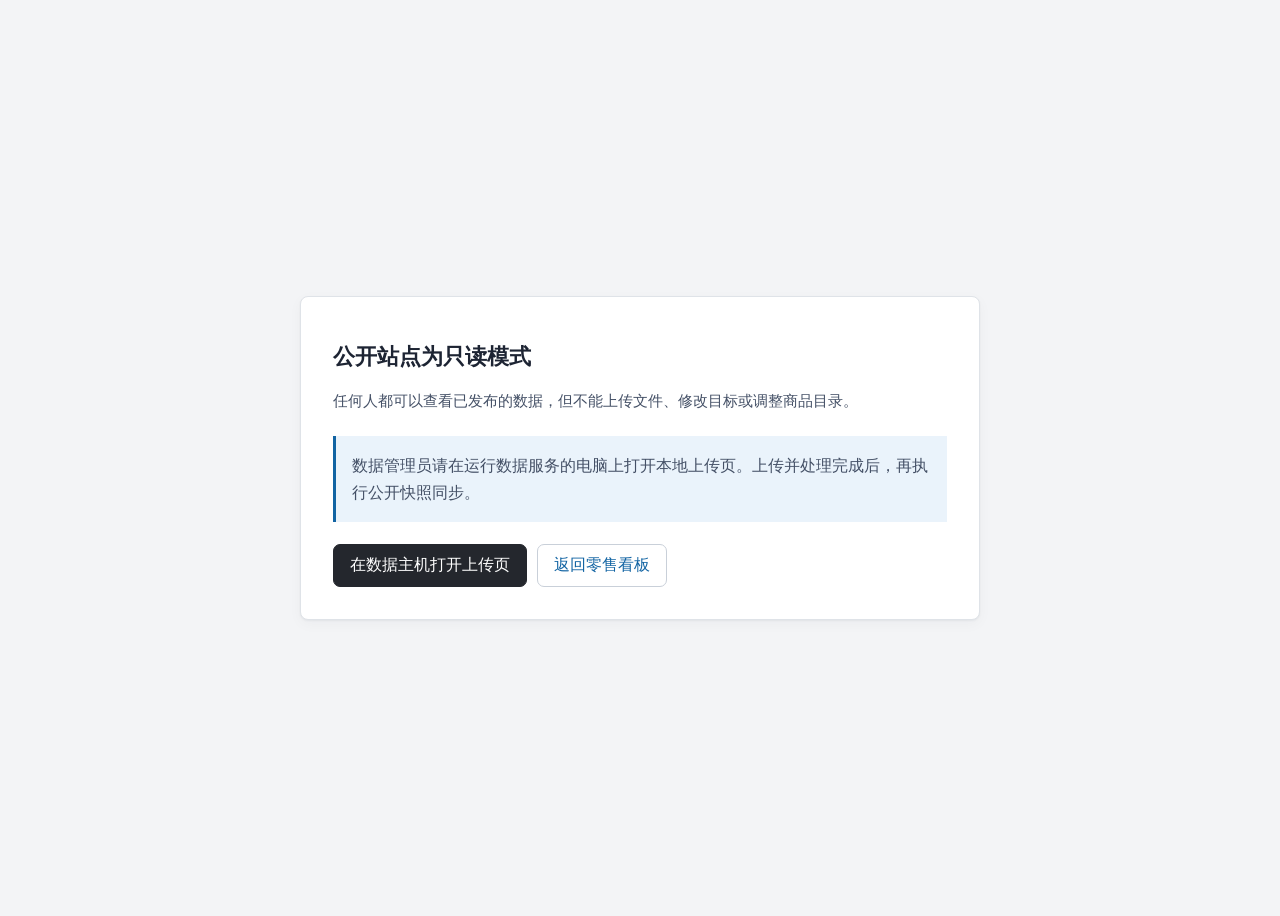
<file: upload.html>
<!DOCTYPE html>
<html lang="zh-CN">
<head>
<meta charset="UTF-8">
<meta name="viewport" content="width=device-width,initial-scale=1">
<title>数据上传 · 管理入口</title>
<link rel="stylesheet" href="apple.css?v=20260822-public1">
<style>
  body{min-height:100vh;padding:24px;display:grid;place-items:center}
  main{width:min(680px,100%);background:#fff;border:1px solid var(--border);border-radius:8px;padding:32px;box-shadow:var(--shadow)}
  h1{font-size:24px;margin-bottom:12px}.lead{color:var(--text-soft);font-size:15px;line-height:1.8}
  .notice{margin:22px 0;padding:16px;background:var(--primary-soft);border-left:3px solid var(--primary);color:var(--text-soft);line-height:1.7}
  .actions{display:flex;gap:10px;flex-wrap:wrap}.btn{display:inline-flex;padding:10px 16px;text-decoration:none}
</style>
</head>
<body>
<main>
  <h1>公开站点为只读模式</h1>
  <p class="lead">任何人都可以查看已发布的数据，但不能上传文件、修改目标或调整商品目录。</p>
  <div class="notice">数据管理员请在运行数据服务的电脑上打开本地上传页。上传并处理完成后，再执行公开快照同步。</div>
  <div class="actions"><a class="btn" href="http://127.0.0.1:8017/upload.html">在数据主机打开上传页</a><a class="btn ghost" href="index.html">返回零售看板</a></div>
</main>
</body>
</html>
</file>
<file: apple.css>
:root {
  color-scheme: light;
  --bg: #f3f4f6;
  --surface: #ffffff;
  --surface-subtle: #f8f9fb;
  --surface-hover: #eef5ff;
  --text: #1d2433;
  --text-soft: #445066;
  --muted: #697386;
  --border: #dfe3e8;
  --border-strong: #c9d0d9;
  --primary: #1264a3;
  --primary-hover: #0b4f82;
  --primary-soft: #eaf3fb;
  --success: #227a45;
  --success-soft: #eaf6ee;
  --warning: #a15c00;
  --warning-soft: #fff5e6;
  --danger: #c9342f;
  --danger-soft: #fff0ef;
  --graphite: #24272d;
  --shadow: 0 1px 2px rgba(24, 32, 44, .05), 0 4px 14px rgba(24, 32, 44, .035);
}

* { box-sizing: border-box; }
html { background: var(--bg); }
body {
  background: var(--bg) !important;
  color: var(--text) !important;
  font-family: -apple-system, BlinkMacSystemFont, "Segoe UI", "PingFang SC", "Microsoft YaHei", sans-serif !important;
  letter-spacing: 0 !important;
  -webkit-font-smoothing: antialiased;
  overflow-x: hidden;
}
::selection { background: #cfe6fa; color: var(--text); }
a { color: var(--primary); }

/* Shared navigation */
.nav {
  position: sticky;
  top: 0;
  z-index: 40;
  display: flex;
  align-items: center;
  min-height: 50px;
  margin: -16px -16px 20px !important;
  padding: 8px max(16px, calc((100vw - 1440px) / 2));
  gap: 3px !important;
  flex-wrap: wrap;
  background: rgba(255, 255, 255, .94) !important;
  border-bottom: 1px solid var(--border) !important;
  box-shadow: 0 1px 8px rgba(25, 31, 40, .04);
  backdrop-filter: blur(18px) saturate(150%);
}
.nav a {
  color: var(--text-soft) !important;
  background: transparent !important;
  border: 0 !important;
  border-radius: 6px !important;
  padding: 7px 10px !important;
  line-height: 1.35;
  text-decoration: none !important;
  white-space: nowrap;
  transition: background-color .15s ease, color .15s ease;
}
.nav a:hover { color: var(--primary) !important; background: var(--primary-soft) !important; }
.nav a.cur { color: #fff !important; background: var(--graphite) !important; }
.auto-sw { margin-left: auto !important; }

/* Page hierarchy */
.header { margin-bottom: 16px !important; }
.header h1, h1 {
  color: var(--text) !important;
  font-size: 22px !important;
  line-height: 1.3;
  letter-spacing: 0 !important;
}
h2, h3, .prof-head, .sec-title, .sub-title, .region-title { color: var(--text) !important; }
.meta, .data-status, .auto-sw, .foot, .tag, .hint, .sub, .status,
.wk-summary, .date-bar, .query-bar, .cmp-bar, .rules, .empty,
.mini .sub, .kpi .sub, .kpi .note, small {
  color: var(--muted) !important;
}

/* Surfaces */
.kpi, .card, .alert, .mini, .sec, .pages div {
  background: var(--surface) !important;
  border: 1px solid var(--border) !important;
  border-radius: 8px !important;
  box-shadow: var(--shadow) !important;
  min-width: 0;
}
.wrap { width: 100%; min-width: 0; }
.grid > *, .grid-2 > *, .grid2 > *, .two-col > *, .cat-grid > *,
.summary-grid > *, .kpis > *, .kpi-row > *, .sku-info > * { min-width: 0; }
.tscroll, .table-wrap {
  width: 100%;
  max-width: 100%;
  min-width: 0;
  overflow-x: auto !important;
}
.card h2, .sec h2 { color: var(--text) !important; font-size: 15px !important; }
.kpi .label, .mini .label, .label, .alert .alert-title { color: var(--muted) !important; }
.kpi .value, .mini .value, .value, .alert .alert-value,
.rules b, .sec b, .pages b, .tgt-info b { color: var(--text) !important; }
.cat, .drill-cat {
  background: var(--surface-subtle) !important;
  border-color: var(--border) !important;
}
.cat .name, .drill-cat .dc-h { color: var(--text-soft) !important; }
.card.hot { border-color: #8bb8dc !important; box-shadow: 0 0 0 2px rgba(18, 100, 163, .08) !important; }

/* Inputs and commands */
input, select, textarea, .search-input, .search-box, .src-sel, .combo-input {
  background: var(--surface) !important;
  color: var(--text) !important;
  border: 1px solid var(--border-strong) !important;
  border-radius: 7px !important;
  color-scheme: light !important;
}
input::placeholder, textarea::placeholder { color: #8a94a6 !important; }
input[type="checkbox"] {
  width: 16px !important;
  height: 16px !important;
  min-width: 16px !important;
  min-height: 16px !important;
  flex: 0 0 16px !important;
  padding: 0 !important;
  border-radius: 4px !important;
  accent-color: var(--primary);
  vertical-align: -3px;
}
input:focus, select:focus, textarea:focus, .search-box:focus, .src-sel:focus {
  outline: 3px solid rgba(18, 100, 163, .14) !important;
  border-color: var(--primary) !important;
}
.btn, .header-tools .btn {
  background: var(--graphite) !important;
  color: #fff !important;
  border: 1px solid var(--graphite) !important;
  border-radius: 7px !important;
  box-shadow: none !important;
}
.btn:hover, .header-tools .btn:hover { background: #3a3e46 !important; border-color: #3a3e46 !important; }
.btn.ghost, .exp-btn {
  background: var(--surface) !important;
  color: var(--primary) !important;
  border: 1px solid var(--border-strong) !important;
  border-radius: 7px !important;
}
.btn.ghost:hover, .exp-btn:hover { background: var(--primary-soft) !important; border-color: #8bb8dc !important; }
.btn.ghost.cur { background: var(--primary) !important; color: #fff !important; border-color: var(--primary) !important; }
.filters button, .tabs button, .cat-tabs button {
  background: var(--surface) !important;
  color: var(--text-soft) !important;
  border: 1px solid var(--border-strong) !important;
  border-radius: 7px !important;
}
.filters button:hover, .tabs button:hover, .cat-tabs button:hover { background: var(--surface-hover) !important; color: var(--primary) !important; }
.filters button.cur, .tabs button.active, .tabs button.cur, .cat-tabs button.cur {
  background: var(--primary) !important;
  color: #fff !important;
  border-color: var(--primary) !important;
}

/* Tables and drill-down rows */
table { color: var(--text) !important; }
th {
  background: #f5f7f9 !important;
  color: var(--muted) !important;
  border-bottom: 1px solid var(--border-strong) !important;
  font-weight: 600 !important;
}
td { color: var(--text-soft) !important; border-bottom: 1px solid #e8ebef !important; }
tbody tr:hover td, tbody tr.hl td, tr.sel td, tr.clickable:hover td {
  background: var(--surface-hover) !important;
}
tr.detail-row td, tr.sublist td, tr.drill-sub td {
  background: var(--surface-subtle) !important;
  color: var(--muted) !important;
}
tr.zero-stock td, .dio-n, .n { color: #8a94a6 !important; }
th.sortable:hover, #sourcing th.sortable:hover, .hit { color: var(--primary) !important; }

/* Popovers and progress visuals */
.combo-list, .src-combo-list {
  background: var(--surface) !important;
  border-color: var(--border-strong) !important;
  box-shadow: 0 12px 30px rgba(25, 31, 40, .14) !important;
}
.combo-item, .src-combo-item { color: var(--text) !important; border-bottom-color: var(--border) !important; }
.combo-item:hover, .combo-item.cur, .src-combo-item:hover, .src-combo-item.cur { background: var(--surface-hover) !important; }
.combo-item .cnt, .src-combo-item .cnt, .combo-more, .src-combo-more { color: var(--muted) !important; }
.bar-row .track, .bar-row .bt, .track, .hq-bar .hb-t,
.ratebar, .pbar, .mini-pbar, .prog { background: #e6eaf0 !important; }
.bar-row, .hq-bar { min-width: 0; }
.bar-row .track, .bar-row .bt, .hq-bar .hb-t { min-width: 0; }
.bar-row .fill, .bar-row .bf, .fill, .hq-bar .hb-f,
.ratebar i, .prog i { background: var(--primary) !important; }
.bar-row .name, .bar-row .bl, .bar-row .val, .bar-row .bv,
.hq-bar .hb-l, .hq-bar .hb-v { color: var(--text-soft) !important; }
.ratebar.low i, .br { background: var(--danger) !important; }
.ratebar.mid i, .by { background: #d27b0b !important; }
.bg { background: var(--success) !important; }
.pbar .mark { background: var(--text-soft) !important; }

/* Business status colors */
.up, .g, .display, .action.good, .dio-g { color: var(--success) !important; }
.down, .r, .verify, .error, .zero, .dio-r { color: var(--danger) !important; }
.warn, .y, .idle, .replen, .p8, .qty, .neg, .dio-y, .action { color: var(--warning) !important; }
.accent, .loading { color: var(--primary) !important; }
.kpi .value.up, .mini .value.g, .kpi .value.display { color: var(--success) !important; }
.kpi .value.down, .mini .value.r, .kpi .value.verify { color: var(--danger) !important; }
.kpi .value.warn, .mini .value.y, .kpi .value.idle { color: var(--warning) !important; }
.kpi .value.accent { color: var(--primary) !important; }
.pill { border-radius: 999px !important; }
.pill.display, .status.ok { color: var(--success) !important; background: var(--success-soft) !important; }
.pill.idle, .pill.wait { color: var(--warning) !important; background: var(--warning-soft) !important; }
.pill.verify, .status.err { color: var(--danger) !important; background: var(--danger-soft) !important; }
.status.loading { color: var(--primary) !important; background: var(--primary-soft) !important; }
.ph1 { color: var(--success) !important; background: var(--success-soft) !important; border-color: #add8bc !important; }
.ph2 { color: var(--primary) !important; background: var(--primary-soft) !important; border-color: #b6d3e9 !important; }
tr.p8row td { background: #fffaf2 !important; }
.alert { border-left: 3px solid var(--primary) !important; }
.alert.warn { border-left-color: #d27b0b !important; }
.alert.bad { border-left-color: var(--danger) !important; }

/* Upload, guide, and demo-specific surfaces */
.dropzone {
  background: var(--surface-subtle) !important;
  border-color: #9dbbd2 !important;
  border-radius: 8px !important;
}
.dropzone:hover, .dropzone.drag { background: var(--primary-soft) !important; border-color: var(--primary) !important; }
.dropzone .big, .tgt-info { color: var(--text) !important; }
.dropzone .small, .howto { color: var(--muted) !important; }
.loading-panel {
  display: none;
  margin: 0 0 12px;
  padding: 12px 14px;
  color: var(--text-soft) !important;
  background: var(--primary-soft) !important;
  border: 1px solid #b6d3e9 !important;
  border-radius: 8px !important;
}
.loading-panel strong { color: var(--text) !important; margin-right: 8px; }
.rules b { font-weight: 600 !important; }
.kbd { background: #f1f4f7 !important; border-color: var(--border-strong) !important; color: var(--primary) !important; border-radius: 6px !important; }
.shot { border-color: var(--border) !important; border-radius: 8px !important; }
.shot .cap { background: var(--surface-subtle) !important; color: var(--muted) !important; }
.sec h2 .no { background: var(--graphite) !important; color: #fff !important; border-radius: 6px !important; }

/* Normalize dynamically generated legacy inline colors. */
[style*="color:#5c6b82"], [style*="color: #5c6b82"],
[style*="color:#7d8ca3"], [style*="color: #7d8ca3"],
[style*="color:#43516a"], [style*="color: #43516a"] { color: var(--muted) !important; }
[style*="color:#60a5fa"], [style*="color: #60a5fa"] { color: var(--primary) !important; }
[style*="color:#34d399"], [style*="color: #34d399"] { color: var(--success) !important; }
[style*="color:#f59e0b"], [style*="color: #f59e0b"] { color: var(--warning) !important; }
[style*="color:#f87171"], [style*="color: #f87171"],
[style*="color:#ef4444"], [style*="color: #ef4444"] { color: var(--danger) !important; }
svg text[fill="#fff"] { fill: var(--text) !important; }
svg text[fill="#7d8ca3"] { fill: var(--muted) !important; }

.switch i { background: #cbd2db !important; }
.switch i::after { background: #fff !important; box-shadow: 0 1px 2px rgba(0, 0, 0, .16); }
.switch input:checked + i { background: var(--success) !important; }
.dot { background: var(--success) !important; box-shadow: none !important; }

* { scrollbar-color: #b8c0cc transparent; scrollbar-width: thin; }
::-webkit-scrollbar { width: 9px; height: 9px; }
::-webkit-scrollbar-thumb { background: #b8c0cc; border: 2px solid transparent; background-clip: padding-box; border-radius: 8px; }

/* Inventory desktop workspace: use the available canvas without reducing data density. */
.inventory-page {
  padding: 0 28px 30px !important;
  font-size: 14px;
}
.inventory-page .nav {
  margin: 0 -28px 22px !important;
  padding-left: 28px;
  padding-right: 28px;
  min-height: 54px;
}
.inventory-page .header {
  margin: 0 0 14px !important;
  padding: 0 2px;
}
.inventory-page .header h1,
.inventory-page h1 { font-size: 26px !important; font-weight: 700; }
.inventory-page .meta { font-size: 13px; margin-top: 5px; }
.inventory-page .filters { gap: 8px; margin-bottom: 14px; }
.inventory-page .filters button { min-height: 34px; padding: 6px 15px; font-size: 13px; }
.inventory-page .kpis {
  grid-template-columns: repeat(6, minmax(150px, 1fr));
  gap: 12px;
  margin-bottom: 16px;
}
.inventory-page .kpi {
  min-height: 98px;
  padding: 15px 17px;
}
.inventory-page .kpi .label { font-size: 13px; }
.inventory-page .kpi .value { font-size: 28px; line-height: 1.18; margin: 7px 0 4px; }
.inventory-page .kpi .sub { font-size: 12px; line-height: 1.35; }
.inventory-page .card {
  margin-top: 14px;
  padding: 16px 18px;
}
.inventory-page .card h2 {
  min-height: 28px;
  margin-bottom: 12px;
  font-size: 17px !important;
  line-height: 1.45;
}
.inventory-page .card h2 .tag { font-size: 12px; }
.inventory-page .grid2 {
  grid-template-columns: minmax(0, 1fr) minmax(0, 1fr);
  gap: 14px;
  margin-top: 14px;
}
.inventory-page .grid2 .card { margin-top: 0; }
.inventory-page .hqCard #hqOrgs { gap: 12px !important; }
.inventory-page #hqOrgs .kpi { min-width: 180px !important; }
.inventory-page .src-chans {
  grid-template-columns: minmax(0, 1fr) minmax(0, 1fr);
  gap: 18px;
  margin: 12px 0 14px;
}
.inventory-page .src-chan-col {
  min-width: 0;
  padding: 12px 14px;
  background: var(--surface-subtle);
  border: 1px solid var(--border);
  border-radius: 7px;
}
.inventory-page .src-chan-title { font-size: 13px; margin-bottom: 9px; }
.inventory-page .bar-row, .inventory-page .hq-bar { min-height: 27px; font-size: 13px; }
.inventory-page .bar-row .name { flex: 0 0 150px; }
.inventory-page .bar-row .val, .inventory-page .hq-bar .hb-v { font-size: 13px; }
.inventory-page .tscroll {
  scrollbar-gutter: stable;
  border: 1px solid var(--border);
  border-radius: 6px;
}
.inventory-page table {
  width: 100%;
  min-width: 760px;
  table-layout: auto;
  font-size: 13px;
}
.inventory-page th {
  height: 40px;
  padding: 9px 11px;
  font-size: 13px;
  white-space: nowrap;
}
.inventory-page td {
  min-height: 38px;
  padding: 9px 11px;
  line-height: 1.35;
  white-space: nowrap;
}
.inventory-page th.num, .inventory-page td.num { min-width: 92px; }
.inventory-page td.pname, .inventory-page th:nth-child(3) {
  min-width: 220px;
  white-space: normal;
  overflow-wrap: anywhere;
}
.inventory-page #sourcing { min-width: 980px; }
.inventory-page #transfer, .inventory-page #allocate { min-width: 1320px; }
.inventory-page #weekly { min-width: 900px; }
.inventory-page #shortage, .inventory-page #tight, .inventory-page #turnover { min-width: 700px; }
.inventory-page #coverage { min-width: 760px; }
.inventory-page .wk-summary, .inventory-page #srcSummary { font-size: 13px !important; line-height: 1.55; }
.inventory-page .foot { padding: 18px 2px 4px; font-size: 12px; }

@media (min-width: 1600px) {
  .inventory-page { padding-left: 36px !important; padding-right: 36px !important; }
  .inventory-page .nav { margin-left: -36px !important; margin-right: -36px !important; padding-left: 36px; padding-right: 36px; }
  .inventory-page .kpis { gap: 14px; }
  .inventory-page .card { padding-left: 20px; padding-right: 20px; }
}
@media (max-width: 1380px) {
  .inventory-page .kpis { grid-template-columns: repeat(3, minmax(180px, 1fr)); }
  .inventory-page .kpi { min-height: 92px; }
}
@media (max-width: 1000px) {
  .inventory-page { padding-left: 16px !important; padding-right: 16px !important; }
  .inventory-page .nav { margin-left: -16px !important; margin-right: -16px !important; padding-left: 16px; padding-right: 16px; }
  .inventory-page .grid2, .inventory-page .src-chans { grid-template-columns: 1fr; }
}

@media (max-width: 860px) {
  .nav {
    margin: -10px -10px 16px !important;
    padding: 8px 10px !important;
    flex-wrap: nowrap !important;
    overflow-x: auto;
  }
  .nav .auto-sw { display: none !important; }
  .header h1, h1 { font-size: 20px !important; }
  .bar-row .bv[style*="min-width:260px"] {
    width: auto !important;
    min-width: 150px !important;
    flex: 1 1 150px;
    white-space: normal;
  }
}

@media print {
  html, body { background: #fff !important; color: #111 !important; }
  .nav, .auto-sw { display: none !important; }
  .card, .kpi, .mini, .sec, .pages div { box-shadow: none !important; border-color: #ccc !important; }
}
</file>
